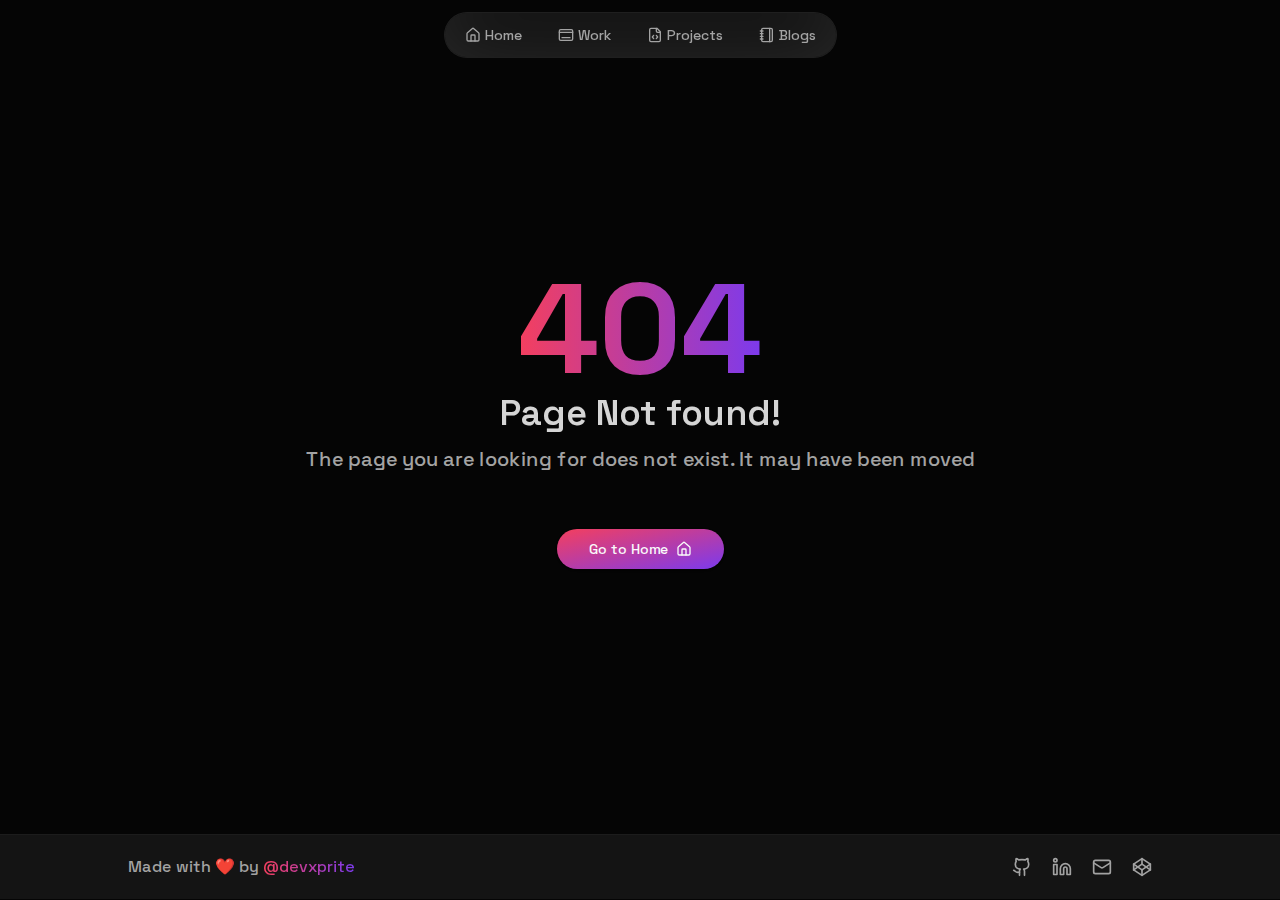
<file: 404/index.html>
<!DOCTYPE html><html lang="en"><head><meta charSet="utf-8"/><meta name="viewport" content="width=device-width, initial-scale=1"/><link rel="preload" href="/_next/static/media/7cba1811e3c25a15-s.p.woff2" as="font" crossorigin="" type="font/woff2"/><link rel="stylesheet" href="/_next/static/css/27091fb81d8108fc.css" data-precedence="next"/><link rel="stylesheet" href="/_next/static/css/0d887b28a198667d.css" data-precedence="next"/><link rel="stylesheet" href="/_next/static/css/ad5d23615de71e89.css" data-precedence="next"/><link rel="preload" as="script" fetchPriority="low" href="/_next/static/chunks/webpack-c1a040decbc5da56.js"/><script src="/_next/static/chunks/4bd1b696-0637e86352f4dbfe.js" async=""></script><script src="/_next/static/chunks/517-fe42b93ce5c2d4da.js" async=""></script><script src="/_next/static/chunks/main-app-6e7e1ad8e290abd1.js" async=""></script><script src="/_next/static/chunks/181-ae2cda053c187c13.js" async=""></script><script src="/_next/static/chunks/173-16aecab5b06553f9.js" async=""></script><script src="/_next/static/chunks/765-29901bab30ccde07.js" async=""></script><script src="/_next/static/chunks/258-61b08912b229a4d8.js" async=""></script><script src="/_next/static/chunks/app/layout-12071f1d3356cf37.js" async=""></script><script src="/_next/static/chunks/27-f6ccb4cba7b25945.js" async=""></script><script src="/_next/static/chunks/app/(home)/page-04a0afc0662a0244.js" async=""></script><link rel="preload" href="https://www.googletagmanager.com/gtag/js?id=G-M262SZH9E5" as="script"/><meta name="robots" content="noindex"/><meta name="next-size-adjust" content=""/><meta name="google-site-verification" content="Y3rqy4PpAjNKWV2qv73HZT5avcfNh5AFDMvmhUeimPQ"/><title>Prateek Singh</title><meta name="description" content="I&#x27;m a dedicated full-stack developer with a strong expertise in web development. I specialize in building dynamic and intuitive web applications."/><link rel="author" href="https://github.com/devxprite"/><meta name="author" content="Prateek Singh"/><link rel="manifest" href="/site.webmanifest"/><meta name="robots" content="index, follow"/><meta property="og:title" content="Prateek Singh"/><meta property="og:description" content="I&#x27;m a dedicated full-stack developer with a strong expertise in web development. I specialize in building dynamic and intuitive web applications."/><meta property="og:site_name" content="Prateek Singh"/><meta property="og:image" content="https://devxprite.github.io/banner.png"/><meta property="og:image:width" content="1200"/><meta property="og:image:height" content="630"/><meta property="og:image:alt" content="Banner"/><meta property="og:type" content="website"/><meta name="twitter:card" content="summary_large_image"/><meta name="twitter:title" content="Prateek Singh"/><meta name="twitter:description" content="I&#x27;m a dedicated full-stack developer with a strong expertise in web development. I specialize in building dynamic and intuitive web applications."/><meta name="twitter:image" content="https://devxprite.github.io/banner.png"/><link rel="icon" href="/favicon.ico" type="image/x-icon" sizes="16x16"/><script src="/_next/static/chunks/polyfills-42372ed130431b0a.js" noModule=""></script></head><body class="dark antialiased __className_bc0dcf"><header class="fixed top-0 left-0 p-3 w-full flex items-center justify-center z-50"><nav class="flex items-center justify-center gap-1.5 md:gap-3 rounded-full bg-card/75 border  border-secondary/75 backdrop-blur-md py-1.5 px-2  dark:[box-shadow:0_-20px_80px_-20px_#ffffff1c_inset]"><div><a class="flex items-center gap-[3px] md:gap-1 text-xs md:text-sm bg-green-500-0 px-2.5 md:px-3 py-1.5 rounded-full text-muted-foreground transition-all hover:bg-secondary" href="/"><svg xmlns="http://www.w3.org/2000/svg" width="24" height="24" viewBox="0 0 24 24" fill="none" stroke="currentColor" stroke-width="2" stroke-linecap="round" stroke-linejoin="round" class="lucide lucide-house size-3 md:size-4"><path d="M15 21v-8a1 1 0 0 0-1-1h-4a1 1 0 0 0-1 1v8"></path><path d="M3 10a2 2 0 0 1 .709-1.528l7-5.999a2 2 0 0 1 2.582 0l7 5.999A2 2 0 0 1 21 10v9a2 2 0 0 1-2 2H5a2 2 0 0 1-2-2z"></path></svg>Home</a></div><div><a class="flex items-center gap-[3px] md:gap-1 text-xs md:text-sm bg-green-500-0 px-2.5 md:px-3 py-1.5 rounded-full text-muted-foreground transition-all hover:bg-secondary" href="/work/"><svg xmlns="http://www.w3.org/2000/svg" width="24" height="24" viewBox="0 0 24 24" fill="none" stroke="currentColor" stroke-width="2" stroke-linecap="round" stroke-linejoin="round" class="lucide lucide-dock size-3 md:size-4"><path d="M2 8h20"></path><rect width="20" height="16" x="2" y="4" rx="2"></rect><path d="M6 16h12"></path></svg>Work</a></div><div><a class="flex items-center gap-[3px] md:gap-1 text-xs md:text-sm bg-green-500-0 px-2.5 md:px-3 py-1.5 rounded-full text-muted-foreground transition-all hover:bg-secondary" href="/projects/"><svg xmlns="http://www.w3.org/2000/svg" width="24" height="24" viewBox="0 0 24 24" fill="none" stroke="currentColor" stroke-width="2" stroke-linecap="round" stroke-linejoin="round" class="lucide lucide-file-code size-3 md:size-4"><path d="M10 12.5 8 15l2 2.5"></path><path d="m14 12.5 2 2.5-2 2.5"></path><path d="M14 2v4a2 2 0 0 0 2 2h4"></path><path d="M15 2H6a2 2 0 0 0-2 2v16a2 2 0 0 0 2 2h12a2 2 0 0 0 2-2V7z"></path></svg>Projects</a></div><div><a class="flex items-center gap-[3px] md:gap-1 text-xs md:text-sm bg-green-500-0 px-2.5 md:px-3 py-1.5 rounded-full text-muted-foreground transition-all hover:bg-secondary" href="/blogs/"><svg xmlns="http://www.w3.org/2000/svg" width="24" height="24" viewBox="0 0 24 24" fill="none" stroke="currentColor" stroke-width="2" stroke-linecap="round" stroke-linejoin="round" class="lucide lucide-notebook size-3 md:size-4"><path d="M2 6h4"></path><path d="M2 10h4"></path><path d="M2 14h4"></path><path d="M2 18h4"></path><rect width="16" height="20" x="4" y="2" rx="2"></rect><path d="M16 2v20"></path></svg>Blogs</a></div></nav></header><!--$--><div class="h-[calc(100vh-4.1rem)] flex items-center justify-center text-center px-2"><div><h1 class="text-7xl md:text-9xl !font-bold"><span class="text-gradient">404</span></h1><h3 class="text-2xl md:text-4xl opacity-85">Page Not found!</h3><p class="md:text-xl text-muted-foreground mt-3 ">The page you are looking for does not exist. It may have been moved</p><a href="/"><button class="inline-flex items-center justify-center gap-2 whitespace-nowrap text-sm font-medium transition-colors focus-visible:outline-none focus-visible:ring-1 focus-visible:ring-ring disabled:pointer-events-none disabled:opacity-50 [&amp;_svg]:pointer-events-none [&amp;_svg]:size-4 [&amp;_svg]:shrink-0 gradient text-forefround shadow hover:opacity-90 h-10 px-8 mt-14 rounded-full">Go to Home <svg xmlns="http://www.w3.org/2000/svg" width="24" height="24" viewBox="0 0 24 24" fill="none" stroke="currentColor" stroke-width="2" stroke-linecap="round" stroke-linejoin="round" class="lucide lucide-house"><path d="M15 21v-8a1 1 0 0 0-1-1h-4a1 1 0 0 0-1 1v8"></path><path d="M3 10a2 2 0 0 1 .709-1.528l7-5.999a2 2 0 0 1 2.582 0l7 5.999A2 2 0 0 1 21 10v9a2 2 0 0 1-2 2H5a2 2 0 0 1-2-2z"></path></svg></button></a></div></div><!--/$--><footer class="px-4 py-5 border-t bg-card"><div class="max-w-5xl mx-auto flex flex-col-reverse md:flex-row justify-between items-center gap-4 text-muted-foreground"><p class="text-sm md:text-base md:mr-auto ">Made with ❤️ by<!-- --> <a href="#" class="text-gradient ">@devxprite</a></p><div class="flex gap-5 hover:[&amp;&gt;a]:text-foreground hover:[&amp;&gt;a]:scale-110 transition-all"><a aria-label="Github" href="https://github.com/devxprite"><svg xmlns="http://www.w3.org/2000/svg" width="24" height="24" viewBox="0 0 24 24" fill="none" stroke="currentColor" stroke-width="2" stroke-linecap="round" stroke-linejoin="round" class="lucide lucide-github size-4 md:size-5"><path d="M15 22v-4a4.8 4.8 0 0 0-1-3.5c3 0 6-2 6-5.5.08-1.25-.27-2.48-1-3.5.28-1.15.28-2.35 0-3.5 0 0-1 0-3 1.5-2.64-.5-5.36-.5-8 0C6 2 5 2 5 2c-.3 1.15-.3 2.35 0 3.5A5.403 5.403 0 0 0 4 9c0 3.5 3 5.5 6 5.5-.39.49-.68 1.05-.85 1.65-.17.6-.22 1.23-.15 1.85v4"></path><path d="M9 18c-4.51 2-5-2-7-2"></path></svg></a><a aria-label="Linkedin" href="https://www.linkedin.com/in/devxprite/"><svg xmlns="http://www.w3.org/2000/svg" width="24" height="24" viewBox="0 0 24 24" fill="none" stroke="currentColor" stroke-width="2" stroke-linecap="round" stroke-linejoin="round" class="lucide lucide-linkedin size-4 md:size-5"><path d="M16 8a6 6 0 0 1 6 6v7h-4v-7a2 2 0 0 0-2-2 2 2 0 0 0-2 2v7h-4v-7a6 6 0 0 1 6-6z"></path><rect width="4" height="12" x="2" y="9"></rect><circle cx="4" cy="4" r="2"></circle></svg></a><a aria-label="Mail" href="mailto:devxprite@gmail.com"><svg xmlns="http://www.w3.org/2000/svg" width="24" height="24" viewBox="0 0 24 24" fill="none" stroke="currentColor" stroke-width="2" stroke-linecap="round" stroke-linejoin="round" class="lucide lucide-mail size-4 md:size-5"><rect width="20" height="16" x="2" y="4" rx="2"></rect><path d="m22 7-8.97 5.7a1.94 1.94 0 0 1-2.06 0L2 7"></path></svg></a><a aria-label="Codepen" href="https://codepen.io/devxprite"><svg xmlns="http://www.w3.org/2000/svg" width="24" height="24" viewBox="0 0 24 24" fill="none" stroke="currentColor" stroke-width="2" stroke-linecap="round" stroke-linejoin="round" class="lucide lucide-codepen size-4 md:size-5"><polygon points="12 2 22 8.5 22 15.5 12 22 2 15.5 2 8.5 12 2"></polygon><line x1="12" x2="12" y1="22" y2="15.5"></line><polyline points="22 8.5 12 15.5 2 8.5"></polyline><polyline points="2 15.5 12 8.5 22 15.5"></polyline><line x1="12" x2="12" y1="2" y2="8.5"></line></svg></a></div></div></footer><script src="/_next/static/chunks/webpack-c1a040decbc5da56.js" async=""></script><script>(self.__next_f=self.__next_f||[]).push([0])</script><script>self.__next_f.push([1,"1:\"$Sreact.fragment\"\n2:I[8633,[\"181\",\"static/chunks/181-ae2cda053c187c13.js\",\"173\",\"static/chunks/173-16aecab5b06553f9.js\",\"765\",\"static/chunks/765-29901bab30ccde07.js\",\"258\",\"static/chunks/258-61b08912b229a4d8.js\",\"177\",\"static/chunks/app/layout-12071f1d3356cf37.js\"],\"default\"]\n3:I[766,[\"181\",\"static/chunks/181-ae2cda053c187c13.js\",\"173\",\"static/chunks/173-16aecab5b06553f9.js\",\"765\",\"static/chunks/765-29901bab30ccde07.js\",\"258\",\"static/chunks/258-61b08912b229a4d8.js\",\"177\",\"static/chunks/app/layout-12071f1d3356cf37.js\"],\"GoogleAnalytics\"]\n4:I[9502,[\"181\",\"static/chunks/181-ae2cda053c187c13.js\",\"173\",\"static/chunks/173-16aecab5b06553f9.js\",\"765\",\"static/chunks/765-29901bab30ccde07.js\",\"258\",\"static/chunks/258-61b08912b229a4d8.js\",\"177\",\"static/chunks/app/layout-12071f1d3356cf37.js\"],\"default\"]\n5:I[5244,[],\"\"]\n6:I[3866,[],\"\"]\n7:I[8173,[\"181\",\"static/chunks/181-ae2cda053c187c13.js\",\"27\",\"static/chunks/27-f6ccb4cba7b25945.js\",\"173\",\"static/chunks/173-16aecab5b06553f9.js\",\"765\",\"static/chunks/765-29901bab30ccde07.js\",\"813\",\"static/chunks/app/(home)/page-04a0afc0662a0244.js\"],\"\"]\n8:I[6213,[],\"OutletBoundary\"]\na:I[6213,[],\"MetadataBoundary\"]\nc:I[6213,[],\"ViewportBoundary\"]\ne:I[4835,[],\"\"]\n:HL[\"/_next/static/media/7cba1811e3c25a15-s.p.woff2\",\"font\",{\"crossOrigin\":\"\",\"type\":\"font/woff2\"}]\n:HL[\"/_next/static/css/27091fb81d8108fc.css\",\"style\"]\n:HL[\"/_next/static/css/0d887b28a198667d.css\",\"style\"]\n:HL[\"/_next/static/css/ad5d23615de71e89.css\",\"style\"]\n"])</script><script>self.__next_f.push([1,"0:{\"P\":null,\"b\":\"rfK2gas0_xvf0FEBUXidP\",\"p\":\"\",\"c\":[\"\",\"_not-found\",\"\"],\"i\":false,\"f\":[[[\"\",{\"children\":[\"/_not-found\",{\"children\":[\"__PAGE__\",{}]}]},\"$undefined\",\"$undefined\",true],[\"\",[\"$\",\"$1\",\"c\",{\"children\":[[[\"$\",\"link\",\"0\",{\"rel\":\"stylesheet\",\"href\":\"/_next/static/css/27091fb81d8108fc.css\",\"precedence\":\"next\",\"crossOrigin\":\"$undefined\",\"nonce\":\"$undefined\"}],[\"$\",\"link\",\"1\",{\"rel\":\"stylesheet\",\"href\":\"/_next/static/css/0d887b28a198667d.css\",\"precedence\":\"next\",\"crossOrigin\":\"$undefined\",\"nonce\":\"$undefined\"}]],[\"$\",\"html\",null,{\"lang\":\"en\",\"children\":[[\"$\",\"head\",null,{\"children\":[\"$\",\"meta\",null,{\"name\":\"google-site-verification\",\"content\":\"Y3rqy4PpAjNKWV2qv73HZT5avcfNh5AFDMvmhUeimPQ\"}]}],[\"$\",\"body\",null,{\"className\":\"dark antialiased __className_bc0dcf\",\"children\":[\"$\",\"$L2\",null,{\"children\":[[\"$\",\"$L3\",null,{\"gaId\":\"G-M262SZH9E5\"}],[\"$\",\"$L4\",null,{}],[\"$\",\"$L5\",null,{\"parallelRouterKey\":\"children\",\"segmentPath\":[\"children\"],\"error\":\"$undefined\",\"errorStyles\":\"$undefined\",\"errorScripts\":\"$undefined\",\"template\":[\"$\",\"$L6\",null,{}],\"templateStyles\":\"$undefined\",\"templateScripts\":\"$undefined\",\"notFound\":[[[\"$\",\"link\",\"0\",{\"rel\":\"stylesheet\",\"href\":\"/_next/static/css/ad5d23615de71e89.css\",\"precedence\":\"next\",\"crossOrigin\":\"$undefined\",\"nonce\":\"$undefined\"}]],[\"$\",\"div\",null,{\"className\":\"h-[calc(100vh-4.1rem)] flex items-center justify-center text-center px-2\",\"children\":[\"$\",\"div\",null,{\"children\":[[\"$\",\"h1\",null,{\"className\":\"text-7xl md:text-9xl !font-bold\",\"children\":[\"$\",\"span\",null,{\"className\":\"text-gradient\",\"children\":\"404\"}]}],[\"$\",\"h3\",null,{\"className\":\"text-2xl md:text-4xl opacity-85\",\"children\":\"Page Not found!\"}],[\"$\",\"p\",null,{\"className\":\"md:text-xl text-muted-foreground mt-3 \",\"children\":\"The page you are looking for does not exist. It may have been moved\"}],[\"$\",\"$L7\",null,{\"href\":\"/\",\"children\":[\"$\",\"button\",null,{\"className\":\"inline-flex items-center justify-center gap-2 whitespace-nowrap text-sm font-medium transition-colors focus-visible:outline-none focus-visible:ring-1 focus-visible:ring-ring disabled:pointer-events-none disabled:opacity-50 [\u0026_svg]:pointer-events-none [\u0026_svg]:size-4 [\u0026_svg]:shrink-0 gradient text-forefround shadow hover:opacity-90 h-10 px-8 mt-14 rounded-full\",\"ref\":\"$undefined\",\"children\":[\"Go to Home \",[\"$\",\"svg\",null,{\"ref\":\"$undefined\",\"xmlns\":\"http://www.w3.org/2000/svg\",\"width\":24,\"height\":24,\"viewBox\":\"0 0 24 24\",\"fill\":\"none\",\"stroke\":\"currentColor\",\"strokeWidth\":2,\"strokeLinecap\":\"round\",\"strokeLinejoin\":\"round\",\"className\":\"lucide lucide-house\",\"children\":[[\"$\",\"path\",\"5wwlr5\",{\"d\":\"M15 21v-8a1 1 0 0 0-1-1h-4a1 1 0 0 0-1 1v8\"}],[\"$\",\"path\",\"1d0kgt\",{\"d\":\"M3 10a2 2 0 0 1 .709-1.528l7-5.999a2 2 0 0 1 2.582 0l7 5.999A2 2 0 0 1 21 10v9a2 2 0 0 1-2 2H5a2 2 0 0 1-2-2z\"}],\"$undefined\"]}]]}]}]]}]}]],\"forbidden\":\"$undefined\",\"unauthorized\":\"$undefined\"}],[\"$\",\"footer\",null,{\"className\":\"px-4 py-5 border-t bg-card\",\"children\":[\"$\",\"div\",null,{\"className\":\"max-w-5xl mx-auto flex flex-col-reverse md:flex-row justify-between items-center gap-4 text-muted-foreground\",\"children\":[[\"$\",\"p\",null,{\"className\":\"text-sm md:text-base md:mr-auto \",\"children\":[\"Made with ❤️ by\",\" \",[\"$\",\"a\",null,{\"href\":\"#\",\"className\":\"text-gradient \",\"children\":\"@devxprite\"}]]}],[\"$\",\"div\",null,{\"className\":\"flex gap-5 hover:[\u0026\u003ea]:text-foreground hover:[\u0026\u003ea]:scale-110 transition-all\",\"children\":[[\"$\",\"a\",null,{\"aria-label\":\"Github\",\"href\":\"https://github.com/devxprite\",\"children\":[\"$\",\"svg\",null,{\"ref\":\"$undefined\",\"xmlns\":\"http://www.w3.org/2000/svg\",\"width\":24,\"height\":24,\"viewBox\":\"0 0 24 24\",\"fill\":\"none\",\"stroke\":\"currentColor\",\"strokeWidth\":2,\"strokeLinecap\":\"round\",\"strokeLinejoin\":\"round\",\"className\":\"lucide lucide-github size-4 md:size-5\",\"children\":[[\"$\",\"path\",\"tonef\",{\"d\":\"M15 22v-4a4.8 4.8 0 0 0-1-3.5c3 0 6-2 6-5.5.08-1.25-.27-2.48-1-3.5.28-1.15.28-2.35 0-3.5 0 0-1 0-3 1.5-2.64-.5-5.36-.5-8 0C6 2 5 2 5 2c-.3 1.15-.3 2.35 0 3.5A5.403 5.403 0 0 0 4 9c0 3.5 3 5.5 6 5.5-.39.49-.68 1.05-.85 1.65-.17.6-.22 1.23-.15 1.85v4\"}],[\"$\",\"path\",\"9comsn\",{\"d\":\"M9 18c-4.51 2-5-2-7-2\"}],\"$undefined\"]}]}],[\"$\",\"a\",null,{\"aria-label\":\"Linkedin\",\"href\":\"https://www.linkedin.com/in/devxprite/\",\"children\":[\"$\",\"svg\",null,{\"ref\":\"$undefined\",\"xmlns\":\"http://www.w3.org/2000/svg\",\"width\":24,\"height\":24,\"viewBox\":\"0 0 24 24\",\"fill\":\"none\",\"stroke\":\"currentColor\",\"strokeWidth\":2,\"strokeLinecap\":\"round\",\"strokeLinejoin\":\"round\",\"className\":\"lucide lucide-linkedin size-4 md:size-5\",\"children\":[[\"$\",\"path\",\"c2jq9f\",{\"d\":\"M16 8a6 6 0 0 1 6 6v7h-4v-7a2 2 0 0 0-2-2 2 2 0 0 0-2 2v7h-4v-7a6 6 0 0 1 6-6z\"}],[\"$\",\"rect\",\"mk3on5\",{\"width\":\"4\",\"height\":\"12\",\"x\":\"2\",\"y\":\"9\"}],[\"$\",\"circle\",\"bt5ra8\",{\"cx\":\"4\",\"cy\":\"4\",\"r\":\"2\"}],\"$undefined\"]}]}],[\"$\",\"a\",null,{\"aria-label\":\"Mail\",\"href\":\"mailto:devxprite@gmail.com\",\"children\":[\"$\",\"svg\",null,{\"ref\":\"$undefined\",\"xmlns\":\"http://www.w3.org/2000/svg\",\"width\":24,\"height\":24,\"viewBox\":\"0 0 24 24\",\"fill\":\"none\",\"stroke\":\"currentColor\",\"strokeWidth\":2,\"strokeLinecap\":\"round\",\"strokeLinejoin\":\"round\",\"className\":\"lucide lucide-mail size-4 md:size-5\",\"children\":[[\"$\",\"rect\",\"18n3k1\",{\"width\":\"20\",\"height\":\"16\",\"x\":\"2\",\"y\":\"4\",\"rx\":\"2\"}],[\"$\",\"path\",\"1ocrg3\",{\"d\":\"m22 7-8.97 5.7a1.94 1.94 0 0 1-2.06 0L2 7\"}],\"$undefined\"]}]}],[\"$\",\"a\",null,{\"aria-label\":\"Codepen\",\"href\":\"https://codepen.io/devxprite\",\"children\":[\"$\",\"svg\",null,{\"ref\":\"$undefined\",\"xmlns\":\"http://www.w3.org/2000/svg\",\"width\":24,\"height\":24,\"viewBox\":\"0 0 24 24\",\"fill\":\"none\",\"stroke\":\"currentColor\",\"strokeWidth\":2,\"strokeLinecap\":\"round\",\"strokeLinejoin\":\"round\",\"className\":\"lucide lucide-codepen size-4 md:size-5\",\"children\":[[\"$\",\"polygon\",\"srzb37\",{\"points\":\"12 2 22 8.5 22 15.5 12 22 2 15.5 2 8.5 12 2\"}],[\"$\",\"line\",\"1t73f2\",{\"x1\":\"12\",\"x2\":\"12\",\"y1\":\"22\",\"y2\":\"15.5\"}],[\"$\",\"polyline\",\"ajlxae\",{\"points\":\"22 8.5 12 15.5 2 8.5\"}],[\"$\",\"polyline\",\"susrui\",{\"points\":\"2 15.5 12 8.5 22 15.5\"}],[\"$\",\"line\",\"2cldga\",{\"x1\":\"12\",\"x2\":\"12\",\"y1\":\"2\",\"y2\":\"8.5\"}],\"$undefined\"]}]}]]}]]}]}]]}]}]]}]]}],{\"children\":[\"/_not-found\",[\"$\",\"$1\",\"c\",{\"children\":[null,[\"$\",\"$L5\",null,{\"parallelRouterKey\":\"children\",\"segmentPath\":[\"children\",\"/_not-found\",\"children\"],\"error\":\"$undefined\",\"errorStyles\":\"$undefined\",\"errorScripts\":\"$undefined\",\"template\":[\"$\",\"$L6\",null,{}],\"templateStyles\":\"$undefined\",\"templateScripts\":\"$undefined\",\"notFound\":\"$undefined\",\"forbidden\":\"$undefined\",\"unauthorized\":\"$undefined\"}]]}],{\"children\":[\"__PAGE__\",[\"$\",\"$1\",\"c\",{\"children\":[[\"$\",\"div\",null,{\"className\":\"h-[calc(100vh-4.1rem)] flex items-center justify-center text-center px-2\",\"children\":[\"$\",\"div\",null,{\"children\":[[\"$\",\"h1\",null,{\"className\":\"text-7xl md:text-9xl !font-bold\",\"children\":[\"$\",\"span\",null,{\"className\":\"text-gradient\",\"children\":\"404\"}]}],[\"$\",\"h3\",null,{\"className\":\"text-2xl md:text-4xl opacity-85\",\"children\":\"Page Not found!\"}],[\"$\",\"p\",null,{\"className\":\"md:text-xl text-muted-foreground mt-3 \",\"children\":\"The page you are looking for does not exist. It may have been moved\"}],[\"$\",\"$L7\",null,{\"href\":\"/\",\"children\":[\"$\",\"button\",null,{\"className\":\"inline-flex items-center justify-center gap-2 whitespace-nowrap text-sm font-medium transition-colors focus-visible:outline-none focus-visible:ring-1 focus-visible:ring-ring disabled:pointer-events-none disabled:opacity-50 [\u0026_svg]:pointer-events-none [\u0026_svg]:size-4 [\u0026_svg]:shrink-0 gradient text-forefround shadow hover:opacity-90 h-10 px-8 mt-14 rounded-full\",\"ref\":\"$undefined\",\"children\":[\"Go to Home \",[\"$\",\"svg\",null,{\"ref\":\"$undefined\",\"xmlns\":\"http://www.w3.org/2000/svg\",\"width\":24,\"height\":24,\"viewBox\":\"0 0 24 24\",\"fill\":\"none\",\"stroke\":\"currentColor\",\"strokeWidth\":2,\"strokeLinecap\":\"round\",\"strokeLinejoin\":\"round\",\"className\":\"lucide lucide-house\",\"children\":[[\"$\",\"path\",\"5wwlr5\",{\"d\":\"M15 21v-8a1 1 0 0 0-1-1h-4a1 1 0 0 0-1 1v8\"}],[\"$\",\"path\",\"1d0kgt\",{\"d\":\"M3 10a2 2 0 0 1 .709-1.528l7-5.999a2 2 0 0 1 2.582 0l7 5.999A2 2 0 0 1 21 10v9a2 2 0 0 1-2 2H5a2 2 0 0 1-2-2z\"}],\"$undefined\"]}]]}]}]]}]}],[[\"$\",\"link\",\"0\",{\"rel\":\"stylesheet\",\"href\":\"/_next/static/css/ad5d23615de71e89.css\",\"precedence\":\"next\",\"crossOrigin\":\"$undefined\",\"nonce\":\"$undefined\"}]],[\"$\",\"$L8\",null,{\"children\":\"$L9\"}]]}],{},null,false]},null,false]},[[\"$\",\"div\",\"l\",{\"className\":\"flex flex-1 text-center flex-col h-[98dvh] items-center justify-center  gap-2 md:gap-4\",\"children\":[\"$\",\"p\",null,{\"className\":\"text-gradient animate-bounce text-lg md:text-2xl font-semibold tracking-wider uppercase \",\"children\":\"Loading...\"}]}],[],[]],false],[\"$\",\"$1\",\"h\",{\"children\":[[\"$\",\"meta\",null,{\"name\":\"robots\",\"content\":\"noindex\"}],[\"$\",\"$1\",\"T_eO4-DKgkDlB5IJYcUg_\",{\"children\":[[\"$\",\"$La\",null,{\"children\":\"$Lb\"}],[\"$\",\"$Lc\",null,{\"children\":\"$Ld\"}],[\"$\",\"meta\",null,{\"name\":\"next-size-adjust\",\"content\":\"\"}]]}]]}],false]],\"m\":\"$undefined\",\"G\":[\"$e\",\"$undefined\"],\"s\":false,\"S\":true}\n"])</script><script>self.__next_f.push([1,"d:[[\"$\",\"meta\",\"0\",{\"name\":\"viewport\",\"content\":\"width=device-width, initial-scale=1\"}]]\nb:[[\"$\",\"meta\",\"0\",{\"charSet\":\"utf-8\"}],[\"$\",\"title\",\"1\",{\"children\":\"Prateek Singh\"}],[\"$\",\"meta\",\"2\",{\"name\":\"description\",\"content\":\"I'm a dedicated full-stack developer with a strong expertise in web development. I specialize in building dynamic and intuitive web applications.\"}],[\"$\",\"link\",\"3\",{\"rel\":\"author\",\"href\":\"https://github.com/devxprite\"}],[\"$\",\"meta\",\"4\",{\"name\":\"author\",\"content\":\"Prateek Singh\"}],[\"$\",\"link\",\"5\",{\"rel\":\"manifest\",\"href\":\"/site.webmanifest\",\"crossOrigin\":\"$undefined\"}],[\"$\",\"meta\",\"6\",{\"name\":\"robots\",\"content\":\"index, follow\"}],[\"$\",\"meta\",\"7\",{\"property\":\"og:title\",\"content\":\"Prateek Singh\"}],[\"$\",\"meta\",\"8\",{\"property\":\"og:description\",\"content\":\"I'm a dedicated full-stack developer with a strong expertise in web development. I specialize in building dynamic and intuitive web applications.\"}],[\"$\",\"meta\",\"9\",{\"property\":\"og:site_name\",\"content\":\"Prateek Singh\"}],[\"$\",\"meta\",\"10\",{\"property\":\"og:image\",\"content\":\"https://devxprite.github.io/banner.png\"}],[\"$\",\"meta\",\"11\",{\"property\":\"og:image:width\",\"content\":\"1200\"}],[\"$\",\"meta\",\"12\",{\"property\":\"og:image:height\",\"content\":\"630\"}],[\"$\",\"meta\",\"13\",{\"property\":\"og:image:alt\",\"content\":\"Banner\"}],[\"$\",\"meta\",\"14\",{\"property\":\"og:type\",\"content\":\"website\"}],[\"$\",\"meta\",\"15\",{\"name\":\"twitter:card\",\"content\":\"summary_large_image\"}],[\"$\",\"meta\",\"16\",{\"name\":\"twitter:title\",\"content\":\"Prateek Singh\"}],[\"$\",\"meta\",\"17\",{\"name\":\"twitter:description\",\"content\":\"I'm a dedicated full-stack developer with a strong expertise in web development. I specialize in building dynamic and intuitive web applications.\"}],[\"$\",\"meta\",\"18\",{\"name\":\"twitter:image\",\"content\":\"https://devxprite.github.io/banner.png\"}],[\"$\",\"link\",\"19\",{\"rel\":\"icon\",\"href\":\"/favicon.ico\",\"type\":\"image/x-icon\",\"sizes\":\"16x16\"}]]\n"])</script><script>self.__next_f.push([1,"9:null\n"])</script></body></html>
</file>
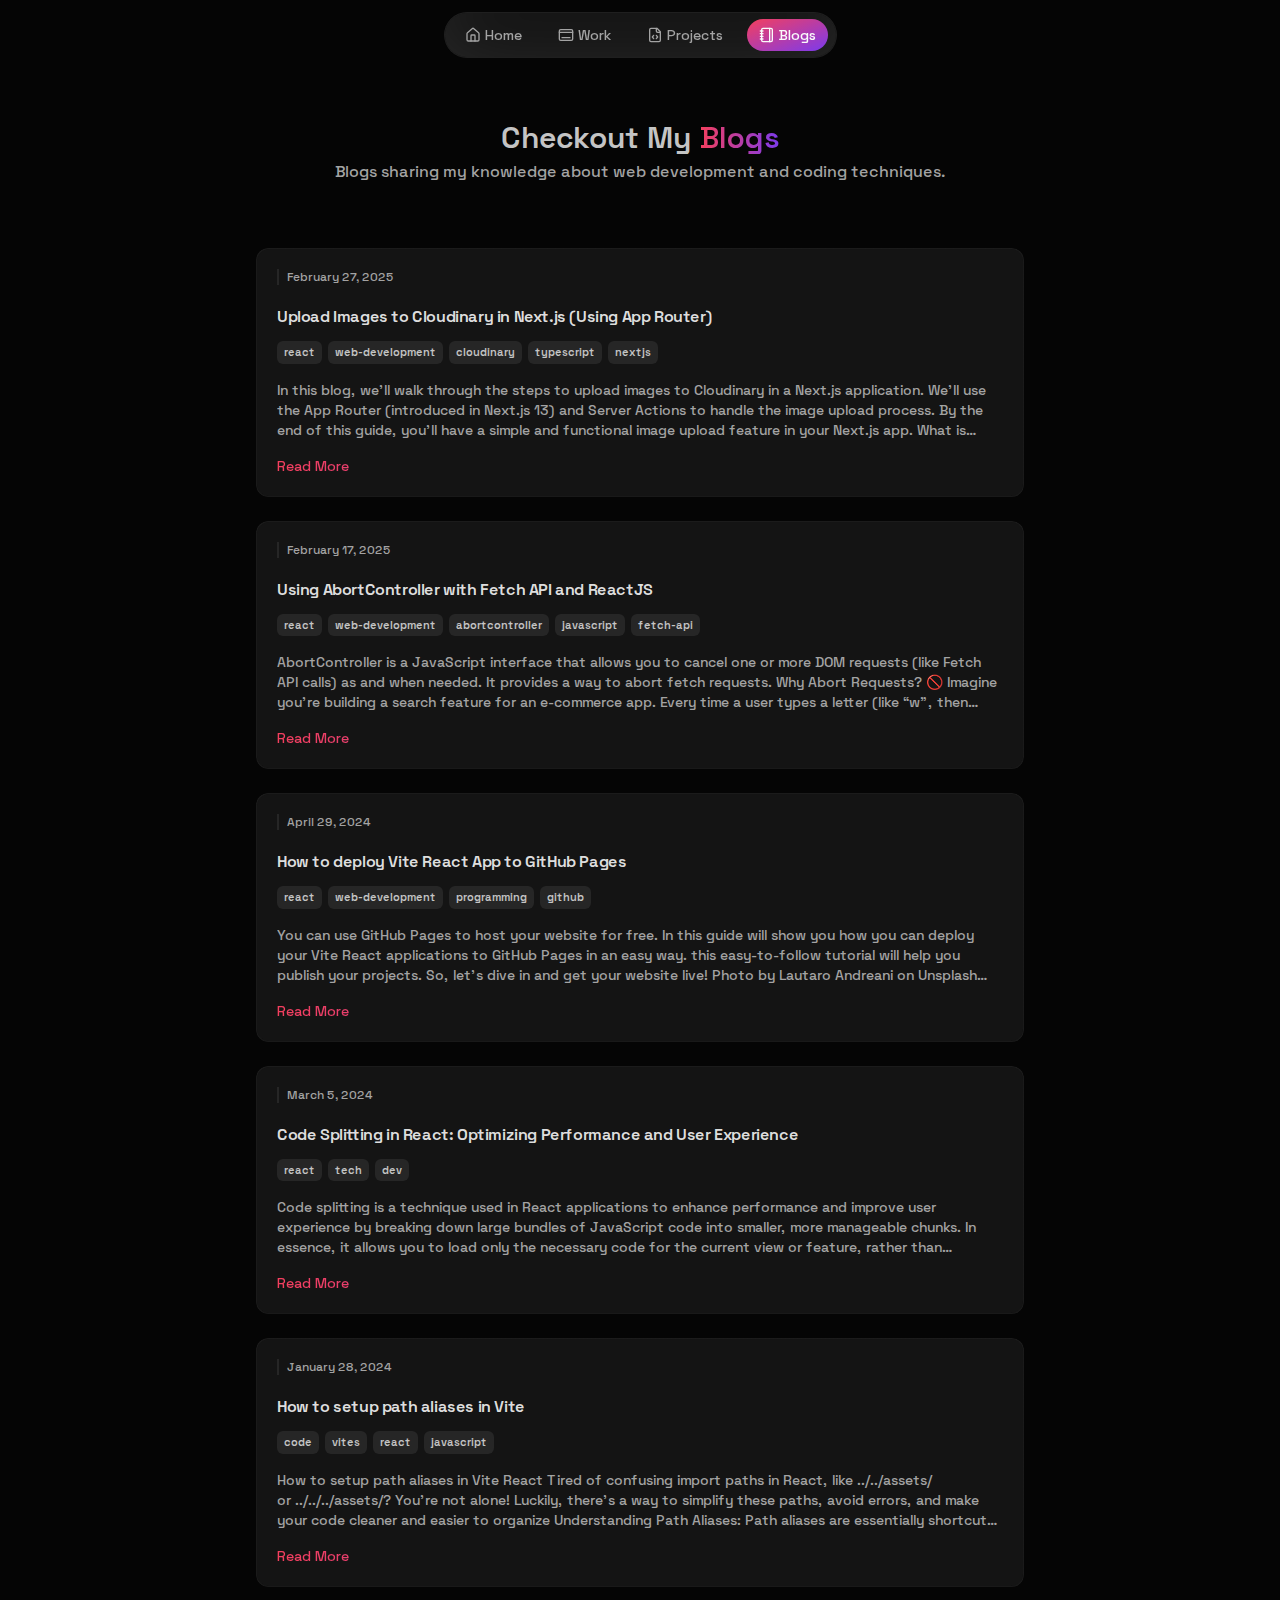
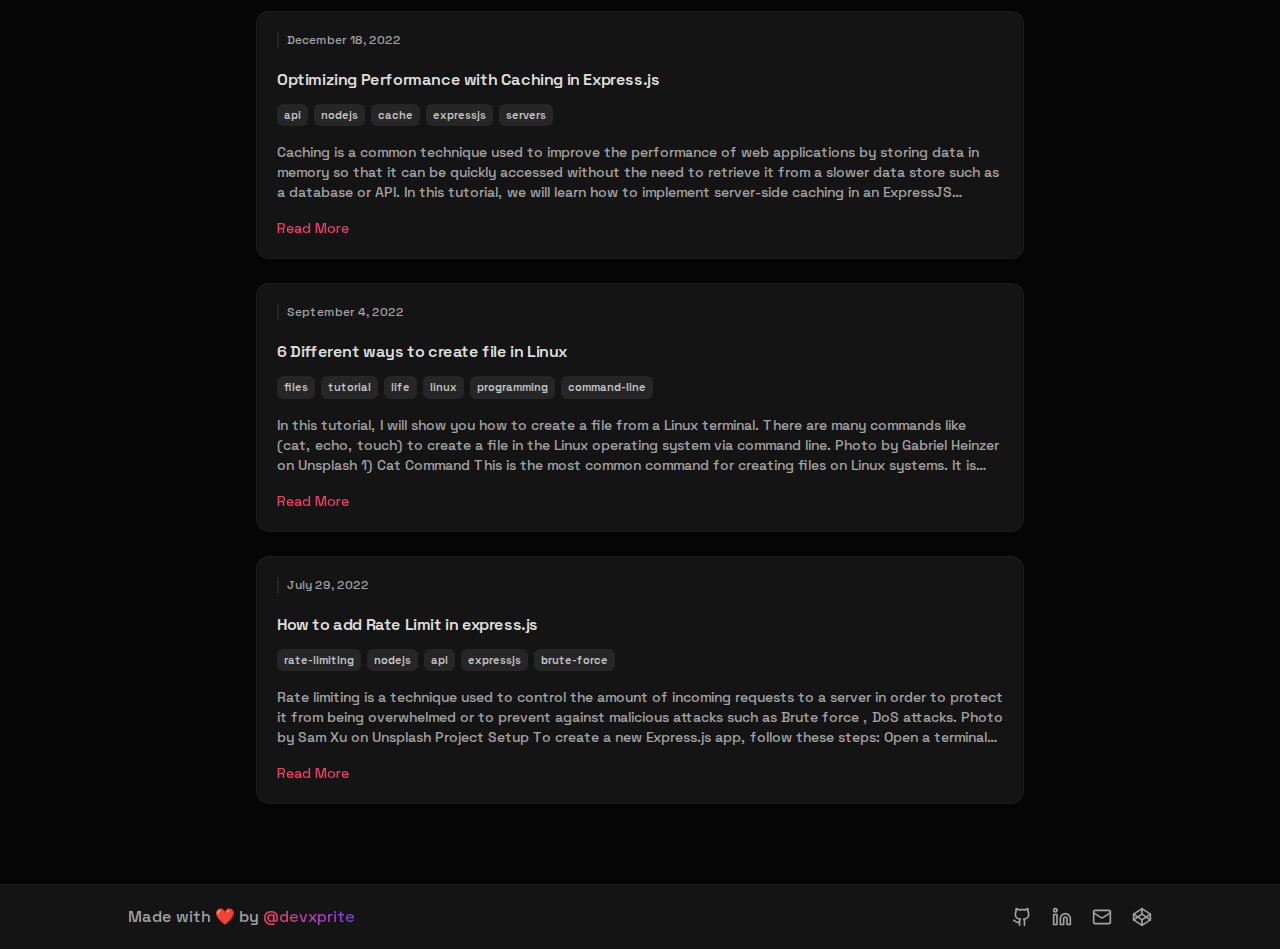
<file: blogs/index.html>
<!DOCTYPE html><html lang="en"><head><meta charSet="utf-8"/><meta name="viewport" content="width=device-width, initial-scale=1"/><link rel="preload" href="/_next/static/media/7cba1811e3c25a15-s.p.woff2" as="font" crossorigin="" type="font/woff2"/><link rel="stylesheet" href="/_next/static/css/27091fb81d8108fc.css" data-precedence="next"/><link rel="stylesheet" href="/_next/static/css/0d887b28a198667d.css" data-precedence="next"/><link rel="preload" as="script" fetchPriority="low" href="/_next/static/chunks/webpack-c1a040decbc5da56.js"/><script src="/_next/static/chunks/4bd1b696-0637e86352f4dbfe.js" async=""></script><script src="/_next/static/chunks/517-fe42b93ce5c2d4da.js" async=""></script><script src="/_next/static/chunks/main-app-6e7e1ad8e290abd1.js" async=""></script><script src="/_next/static/chunks/181-ae2cda053c187c13.js" async=""></script><script src="/_next/static/chunks/173-16aecab5b06553f9.js" async=""></script><script src="/_next/static/chunks/765-29901bab30ccde07.js" async=""></script><script src="/_next/static/chunks/258-61b08912b229a4d8.js" async=""></script><script src="/_next/static/chunks/app/layout-12071f1d3356cf37.js" async=""></script><script src="/_next/static/chunks/27-f6ccb4cba7b25945.js" async=""></script><script src="/_next/static/chunks/app/(home)/page-04a0afc0662a0244.js" async=""></script><script src="/_next/static/chunks/app/blogs/page-b4b25cc0e167f631.js" async=""></script><link rel="preload" href="https://www.googletagmanager.com/gtag/js?id=G-M262SZH9E5" as="script"/><meta name="next-size-adjust" content=""/><meta name="google-site-verification" content="Y3rqy4PpAjNKWV2qv73HZT5avcfNh5AFDMvmhUeimPQ"/><title>Blogs | Prateek Singh</title><meta name="description" content="Blogs sharing my knowledge about web development and coding techniques."/><link rel="author" href="https://github.com/devxprite"/><meta name="author" content="Prateek Singh"/><link rel="manifest" href="/site.webmanifest"/><meta name="robots" content="index, follow"/><meta property="og:title" content="Blogs | Prateek Singh"/><meta property="og:description" content="Blogs sharing my knowledge about web development and coding techniques."/><meta property="og:site_name" content="Prateek Singh"/><meta property="og:image" content="https://devxprite.github.io/banner.png"/><meta property="og:image:width" content="1200"/><meta property="og:image:height" content="630"/><meta property="og:image:alt" content="Banner"/><meta property="og:type" content="website"/><meta name="twitter:card" content="summary_large_image"/><meta name="twitter:title" content="Blogs | Prateek Singh"/><meta name="twitter:description" content="Blogs sharing my knowledge about web development and coding techniques."/><meta name="twitter:image" content="https://devxprite.github.io/banner.png"/><link rel="icon" href="/favicon.ico" type="image/x-icon" sizes="16x16"/><script src="/_next/static/chunks/polyfills-42372ed130431b0a.js" noModule=""></script></head><body class="dark antialiased __className_bc0dcf"><header class="fixed top-0 left-0 p-3 w-full flex items-center justify-center z-50"><nav class="flex items-center justify-center gap-1.5 md:gap-3 rounded-full bg-card/75 border  border-secondary/75 backdrop-blur-md py-1.5 px-2  dark:[box-shadow:0_-20px_80px_-20px_#ffffff1c_inset]"><div><a class="flex items-center gap-[3px] md:gap-1 text-xs md:text-sm bg-green-500-0 px-2.5 md:px-3 py-1.5 rounded-full text-muted-foreground transition-all hover:bg-secondary" href="/"><svg xmlns="http://www.w3.org/2000/svg" width="24" height="24" viewBox="0 0 24 24" fill="none" stroke="currentColor" stroke-width="2" stroke-linecap="round" stroke-linejoin="round" class="lucide lucide-house size-3 md:size-4"><path d="M15 21v-8a1 1 0 0 0-1-1h-4a1 1 0 0 0-1 1v8"></path><path d="M3 10a2 2 0 0 1 .709-1.528l7-5.999a2 2 0 0 1 2.582 0l7 5.999A2 2 0 0 1 21 10v9a2 2 0 0 1-2 2H5a2 2 0 0 1-2-2z"></path></svg>Home</a></div><div><a class="flex items-center gap-[3px] md:gap-1 text-xs md:text-sm bg-green-500-0 px-2.5 md:px-3 py-1.5 rounded-full text-muted-foreground transition-all hover:bg-secondary" href="/work/"><svg xmlns="http://www.w3.org/2000/svg" width="24" height="24" viewBox="0 0 24 24" fill="none" stroke="currentColor" stroke-width="2" stroke-linecap="round" stroke-linejoin="round" class="lucide lucide-dock size-3 md:size-4"><path d="M2 8h20"></path><rect width="20" height="16" x="2" y="4" rx="2"></rect><path d="M6 16h12"></path></svg>Work</a></div><div><a class="flex items-center gap-[3px] md:gap-1 text-xs md:text-sm bg-green-500-0 px-2.5 md:px-3 py-1.5 rounded-full text-muted-foreground transition-all hover:bg-secondary" href="/projects/"><svg xmlns="http://www.w3.org/2000/svg" width="24" height="24" viewBox="0 0 24 24" fill="none" stroke="currentColor" stroke-width="2" stroke-linecap="round" stroke-linejoin="round" class="lucide lucide-file-code size-3 md:size-4"><path d="M10 12.5 8 15l2 2.5"></path><path d="m14 12.5 2 2.5-2 2.5"></path><path d="M14 2v4a2 2 0 0 0 2 2h4"></path><path d="M15 2H6a2 2 0 0 0-2 2v16a2 2 0 0 0 2 2h12a2 2 0 0 0 2-2V7z"></path></svg>Projects</a></div><div><a class="flex items-center gap-[3px] md:gap-1 text-xs md:text-sm bg-green-500-0 px-2.5 md:px-3 py-1.5 rounded-full transition-all hover:bg-secondary gradient text-foreground" href="/blogs/"><svg xmlns="http://www.w3.org/2000/svg" width="24" height="24" viewBox="0 0 24 24" fill="none" stroke="currentColor" stroke-width="2" stroke-linecap="round" stroke-linejoin="round" class="lucide lucide-notebook size-3 md:size-4"><path d="M2 6h4"></path><path d="M2 10h4"></path><path d="M2 14h4"></path><path d="M2 18h4"></path><rect width="16" height="20" x="4" y="2" rx="2"></rect><path d="M16 2v20"></path></svg>Blogs</a></div></nav></header><!--$--><div class="pt-10"><section class="w-full px-3 py-16 md:py-20 overflow-hidden relative"><div class="max-w-5xl mx-auto"><h2 class="text-2xl md:text-3xl font-semibold text-foreground/80 text-center">Checkout My <span class="text-gradient">Blogs</span></h2><p class="mt-1 text-muted-foreground text-sm md:text-base font-medium max-w-2xl mx-auto text-center">Blogs sharing my knowledge about web development and coding techniques.</p><div class="mt-10 md:mt-16 gap-6 max-w-3xl mx-auto grid md:grid-cols-1"><div class="group relative flex size-full rounded-xl p-px overflow-hidden"><div class="absolute inset-px z-10 rounded-xl bg-card"></div><div class="relative z-30"><div class="rounded-xl h-full text-card-foreground shadow w-full"><div class="flex flex-col space-y-1.5 p-5"><p class="text-xs text-muted-foreground border-l-2 px-2 border-muted">February 27, 2025</p></div><div class="p-5 pt-0"><h3 class="font-semibold tracking-tight text-foreground/90 leading-normal">Upload Images to Cloudinary in Next.js (Using App Router)</h3><div class=" flex flex-wrap gap-1.5 mt-3"><div class="inline-flex items-center rounded-md border px-1.5 py-0.5 font-semibold transition-colors focus:outline-none focus:ring-2 focus:ring-ring focus:ring-offset-2 text-[11px] border-transparent bg-secondary text-secondary-foreground/75 hover:bg-secondary/80">react</div><div class="inline-flex items-center rounded-md border px-1.5 py-0.5 font-semibold transition-colors focus:outline-none focus:ring-2 focus:ring-ring focus:ring-offset-2 text-[11px] border-transparent bg-secondary text-secondary-foreground/75 hover:bg-secondary/80">web-development</div><div class="inline-flex items-center rounded-md border px-1.5 py-0.5 font-semibold transition-colors focus:outline-none focus:ring-2 focus:ring-ring focus:ring-offset-2 text-[11px] border-transparent bg-secondary text-secondary-foreground/75 hover:bg-secondary/80">cloudinary</div><div class="inline-flex items-center rounded-md border px-1.5 py-0.5 font-semibold transition-colors focus:outline-none focus:ring-2 focus:ring-ring focus:ring-offset-2 text-[11px] border-transparent bg-secondary text-secondary-foreground/75 hover:bg-secondary/80">typescript</div><div class="inline-flex items-center rounded-md border px-1.5 py-0.5 font-semibold transition-colors focus:outline-none focus:ring-2 focus:ring-ring focus:ring-offset-2 text-[11px] border-transparent bg-secondary text-secondary-foreground/75 hover:bg-secondary/80">nextjs</div></div><div class="text-sm text-muted-foreground line-clamp-3 mt-4">In this blog, we’ll walk through the steps to upload images to Cloudinary in a Next.js application. We’ll use the App Router (introduced in Next.js 13) and Server Actions to handle the image upload process. By the end of this guide, you’ll have a simple and functional image upload feature in your Next.js app.
What is Cloudinary?
Cloudinary is a cloud-based service that helps developers manage, optimize, and deliver images and videos. It provides an easy-to-use API for uploading, transforming, and serving media files.
Prerequisites
Before we start, make sure you have the following:

A Cloudinary account (you can sign up for free at cloudinary.com).
A Next.js project set up with the App Router (Next.js 13 or later)

Step 1: Set Up Cloudinary

Create a Cloudinary Account: If you don’t have one, sign up at cloudinary.com.
Get Your Cloudinary Credentials: After signing up, go to your Cloudinary dashboard and note down your:

Cloud Name
API Key
API Secret

These credentials will be used to upload images to your Cloudinary account.
Cloudinary Dashboard
Step 2: Install Required Packages
To interact with Cloudinary, we’ll use the cloudinary package. Install it using npm or yarn:
npm install cloudinary
Step 3: Set Up Environment Variables
Store your Cloudinary credentials securely in a .env.local file:
CLOUDINARY_CLOUD_NAME=your_cloud_name
CLOUDINARY_API_KEY=your_api_key
CLOUDINARY_API_SECRET=your_api_secret
Step 4: Create a Server Action for Image Upload
In Next.js, Server Actions allow you to run server-side code directly from your components. We’ll create a Server Action to handle the image upload process.
Create a new file called actions.ts in your project:
// app/action.ts
&quot;use server&quot;;
import { v2 as cloudinary, UploadApiResponse } from &quot;cloudinary&quot;;
// Configure Cloudinary
cloudinary.config({
  cloud_name: process.env.CLOUDINARY_CLOUD_NAME,
  api_key: process.env.CLOUDINARY_API_KEY,
  api_secret: process.env.CLOUDINARY_API_SECRET,
});
// Server Action to upload image
export async function uploadImage(formData: FormData) {
  const file = formData.get(&quot;file&quot;) as File;
  if (!file) {
    throw new Error(&quot;No file uploaded&quot;);
  }
  // Convert file to buffer
  const arrayBuffer = await file.arrayBuffer();
  const buffer = Buffer.from(arrayBuffer);
  // Upload to Cloudinary
  const result: UploadApiResponse | undefined = await new Promise(
    (resolve, reject) =&gt; {
      cloudinary.uploader
        .upload_stream(
          {
            resource_type: &quot;auto&quot;, // Automatically detect image/video
            folder: &quot;nextjs-uploads&quot;, // Optional: Organize files in a folder
          },
          (error, result) =&gt; {
            if (error) reject(error);
            else resolve(result);
          }
        )
        .end(buffer);
    }
  );
  return result;
}
Step 5: Create the Upload Form
Now, let’s create a form in a Next.js client component to upload images. In this component we’ll use the Server Action we just created.
lets Create a new file called UploadForm.tsx:
// app/components/UploadForm.tsx
&quot;use client&quot;;
import { uploadImage } from &quot;@/app/actions&quot;;
import { useState } from &quot;react&quot;;
export default function UploadForm() {
  const [imageUrl, setImageUrl] = useState&lt;string | null&gt;(null);
  const [loading, setLoading] = useState(false);
  const handleSubmit = async (e: React.FormEvent&lt;HTMLFormElement&gt;) =&gt; {
    e.preventDefault();
    setLoading(true);
    const formData = new FormData(e.currentTarget);
    const result = await uploadImage(formData);
    console.log(result);
    if (result) {
      setImageUrl(result?.secure_url);
    }
    setLoading(false);
  };
  return (
    &lt;div className=&quot;bg-white p-4 rounded-lg shadow w-80&quot;&gt;
      &lt;form onSubmit={handleSubmit}&gt;
        &lt;input
          type=&quot;file&quot;
          name=&quot;file&quot;
          accept=&quot;image/*&quot;
          className=&quot;w-full border p-2 rounded mb-4&quot;
          required
        /&gt;
        &lt;button
          type=&quot;submit&quot;
          disabled={loading}
          className=&quot;w-full bg-blue-600 text-white py-2 rounded disabled:bg-gray-400&quot;
        &gt;
          {loading ? &quot;Uploading...&quot; : &quot;Upload Image&quot;}
        &lt;/button&gt;
      &lt;/form&gt;
      {imageUrl &amp;&amp; (
        &lt;div className=&quot;mt-4 text-center&quot;&gt;
          &lt;p className=&quot;text-green-600&quot;&gt;Image uploaded successfully!&lt;/p&gt;
          &lt;img src={imageUrl} alt=&quot;Uploaded&quot; className=&quot;mt-2 w-full rounded&quot; /&gt;
        &lt;/div&gt;
      )}
    &lt;/div&gt;
  );
}
Step 6: Use the Upload Form in a Page
Finally, let’s use the UploadForm component in our page.
// app/page.tsx
import UploadForm from &quot;@/components/UploadForm&quot;;
export default function Home() {
  return (
    &lt;main className=&quot;min-h-screen flex items-center justify-center gap-8 flex-col bg-gray-100 &quot;&gt;
      &lt;h1 className=&quot;text-2xl font-bold&quot;&gt;Upload Image to Cloudinary&lt;/h1&gt;
      &lt;UploadForm /&gt;
    &lt;/main&gt;
  );
}
Step 7: Test the Application
Run npm run dev and test the upload feature. If everything is set up correctly, the image will be uploaded to Cloudinary, and you’ll see a preview of the uploaded image. Here’s what the final result looks like:

Conclusion
That’s it! You’ve successfully built a feature to upload images to Cloudinary in a Next.js app using the App Router and Server Actions. This setup is simple, efficient, and scalable for most use cases.</div><a class="mt-4 text-gradient text-sm flex gap-1 items-center" href="https://medium.com/@devxprite/upload-images-to-cloudinary-in-next-js-using-app-router-29cfb83aa8f0?source=rss-4416c1da4fe------2" target="_blank" aria-label="Upload Images to Cloudinary in Next.js (Using App Router)">Read More</a></div></div></div><div class="pointer-events-none absolute inset-px z-10 rounded-xl opacity-0 transition-opacity duration-300 " style="opacity:0.7;background:radial-gradient(250px circle at -250px -250px, #202020, transparent 100%)"></div><div class="pointer-events-none absolute inset-0 rounded-xl bg-border duration-300 group-hover:opacity-100" style="background:radial-gradient(250px circle at -250px -250px,
              #9333ea, 
              #f43f5e, 
              hsl(var(--border)) 100%
            )"></div></div><div class="group relative flex size-full rounded-xl p-px overflow-hidden"><div class="absolute inset-px z-10 rounded-xl bg-card"></div><div class="relative z-30"><div class="rounded-xl h-full text-card-foreground shadow w-full"><div class="flex flex-col space-y-1.5 p-5"><p class="text-xs text-muted-foreground border-l-2 px-2 border-muted">February 17, 2025</p></div><div class="p-5 pt-0"><h3 class="font-semibold tracking-tight text-foreground/90 leading-normal">Using AbortController with Fetch API and ReactJS</h3><div class=" flex flex-wrap gap-1.5 mt-3"><div class="inline-flex items-center rounded-md border px-1.5 py-0.5 font-semibold transition-colors focus:outline-none focus:ring-2 focus:ring-ring focus:ring-offset-2 text-[11px] border-transparent bg-secondary text-secondary-foreground/75 hover:bg-secondary/80">react</div><div class="inline-flex items-center rounded-md border px-1.5 py-0.5 font-semibold transition-colors focus:outline-none focus:ring-2 focus:ring-ring focus:ring-offset-2 text-[11px] border-transparent bg-secondary text-secondary-foreground/75 hover:bg-secondary/80">web-development</div><div class="inline-flex items-center rounded-md border px-1.5 py-0.5 font-semibold transition-colors focus:outline-none focus:ring-2 focus:ring-ring focus:ring-offset-2 text-[11px] border-transparent bg-secondary text-secondary-foreground/75 hover:bg-secondary/80">abortcontroller</div><div class="inline-flex items-center rounded-md border px-1.5 py-0.5 font-semibold transition-colors focus:outline-none focus:ring-2 focus:ring-ring focus:ring-offset-2 text-[11px] border-transparent bg-secondary text-secondary-foreground/75 hover:bg-secondary/80">javascript</div><div class="inline-flex items-center rounded-md border px-1.5 py-0.5 font-semibold transition-colors focus:outline-none focus:ring-2 focus:ring-ring focus:ring-offset-2 text-[11px] border-transparent bg-secondary text-secondary-foreground/75 hover:bg-secondary/80">fetch-api</div></div><div class="text-sm text-muted-foreground line-clamp-3 mt-4">AbortController is a JavaScript interface that allows you to cancel one or more DOM requests (like Fetch API calls) as and when needed. It provides a way to abort fetch requests.
Why Abort Requests? 🚫
Imagine you’re building a search feature for an e-commerce app. Every time a user types a letter (like “w”, then “wi”, then “wir”…), your app sends a new Fetch request. If the user types fast, older requests might resolve after newer ones, causing outdated results to flicker on the screen. Worse, if they leave the page mid-fetch, React might try to update a component that’s already gone, leading to errors.
By using AbortController, you can cancel pending Fetch requests, ensuring that your application remains efficient.
How to Use AbortController with Fetch API
Now, let’s see how to use AbortController with React .
Step 1: Create an AbortController
const controller = new AbortController();
const signal = controller.signal;
The signal property is an AbortSignal object that can be passed to the Fetch API to associate it with the controller.
Step 2: Pass the Signal to Fetch
Next, you pass the signal to the fetch function as part of the options object.
fetch(&#x27;https://api.example.com/data&#x27;, { signal })
  .then(response =&gt; response.json())
  .then(data =&gt; console.log(data))
  .catch(error =&gt; {
    if (error.name === &#x27;AbortError&#x27;) {
      console.log(&#x27;Fetch aborted&#x27;);
    } else {
      console.error(&#x27;Fetch error:&#x27;, error);
    }
  });
Step 3: Abort the Fetch Request
controller.abort();
To abort the fetch request, you call the abort method on the AbortController instance.
Using AbortController in ReactJS
Let’s create a React component for searching products. We’ll use AbortController to cancel outdated searches.
import React, { useState, useEffect } from &#x27;react&#x27;;
function ProductSearch() {
  const [query, setQuery] = useState(&#x27;&#x27;); // Search input, like &quot;wireless headphones&quot;
  const [results, setResults] = useState([]); // Search results
  const [loading, setLoading] = useState(false);
  useEffect(() =&gt; {
    // Step 1: Create the AbortController
    const controller = new AbortController();
    const { signal } = controller;
    const fetchResults = async () =&gt; {
      if (!query) return; // Don&#x27;t search for empty queries
      setLoading(true);
      try {
        // Step 2: Pass the signal to Fetch
        const response = await fetch(
          `https://api.example.com/products?search=${query}`,
          { signal }
        );
        const data = await response.json();
        setResults(data);
      } catch (err) {
        // Step 3: Handle cancellation gracefully
        if (err.name === &#x27;AbortError&#x27;) {
          console.log(&#x27;Request aborted! Moving on...&#x27;);
        } else {
          console.error(&#x27;Oops!&#x27;, err);
        }
      } finally {
        setLoading(false);
      }
    };
    fetchResults();
    // Step 4: Abort if the query changes or the component unmounts
    return () =&gt; controller.abort();
  }, [query]); // Re-run effect when `query` changes
  return (
    &lt;div&gt;
      &lt;input
        type=&quot;text&quot;
        value={query}
        onChange={(e) =&gt; setQuery(e.target.value)}
        placeholder=&quot;Search for products...&quot;
      /&gt;
      {loading &amp;&amp; &lt;p&gt;Searching for &quot;{query}&quot;...&lt;/p&gt;}
      &lt;ul&gt;
        {results.map((product) =&gt; (
          &lt;li key={product.id}&gt;{product.name}&lt;/li&gt;
        ))}
      &lt;/ul&gt;
    &lt;/div&gt;
  );
}
export default ProductSearch;
Breaking It Down 🔍

The useEffect Hook: Whenever the user types (updating query), this effect runs. Each new search creates a fresh AbortController.
The Cleanup Function: When the effect re-runs (because query changed) or the component unmounts, React calls controller.abort(). This cancels the previous Fetch request if it’s still pending.
Handling Errors: If a request is aborted, Fetch throws an AbortError. We ignore it because it’s intentional. Real errors (like network failures) are logged for debugging.

Pro Tips 💡

Avoid Memory Leaks: Always abort requests when a component unmounts. React’s cleanup function in useEffect is perfect for this.
Debounce for Extra Smoothness: Combine AbortController with a debounce function (like a 300ms delay) to avoid spamming the API on every keystroke.
Not Just for Search: Use AbortController for any Fetch call that might become irrelevant — like canceling a file upload when the user closes a modal.

Conclusion
Using AbortController with the Fetch API in ReactJS is a powerful way to manage and cancel fetch requests. It helps in making your application more efficient and responsive by avoiding unnecessary network requests and potential memory leaks.
Happy coding!</div><a class="mt-4 text-gradient text-sm flex gap-1 items-center" href="https://medium.com/@devxprite/using-abortcontroller-with-fetch-api-and-reactjs-70c4a75c99e2?source=rss-4416c1da4fe------2" target="_blank" aria-label="Using AbortController with Fetch API and ReactJS">Read More</a></div></div></div><div class="pointer-events-none absolute inset-px z-10 rounded-xl opacity-0 transition-opacity duration-300 " style="opacity:0.7;background:radial-gradient(250px circle at -250px -250px, #202020, transparent 100%)"></div><div class="pointer-events-none absolute inset-0 rounded-xl bg-border duration-300 group-hover:opacity-100" style="background:radial-gradient(250px circle at -250px -250px,
              #9333ea, 
              #f43f5e, 
              hsl(var(--border)) 100%
            )"></div></div><div class="group relative flex size-full rounded-xl p-px overflow-hidden"><div class="absolute inset-px z-10 rounded-xl bg-card"></div><div class="relative z-30"><div class="rounded-xl h-full text-card-foreground shadow w-full"><div class="flex flex-col space-y-1.5 p-5"><p class="text-xs text-muted-foreground border-l-2 px-2 border-muted">April 29, 2024</p></div><div class="p-5 pt-0"><h3 class="font-semibold tracking-tight text-foreground/90 leading-normal">How to deploy Vite React App to GitHub Pages</h3><div class=" flex flex-wrap gap-1.5 mt-3"><div class="inline-flex items-center rounded-md border px-1.5 py-0.5 font-semibold transition-colors focus:outline-none focus:ring-2 focus:ring-ring focus:ring-offset-2 text-[11px] border-transparent bg-secondary text-secondary-foreground/75 hover:bg-secondary/80">react</div><div class="inline-flex items-center rounded-md border px-1.5 py-0.5 font-semibold transition-colors focus:outline-none focus:ring-2 focus:ring-ring focus:ring-offset-2 text-[11px] border-transparent bg-secondary text-secondary-foreground/75 hover:bg-secondary/80">web-development</div><div class="inline-flex items-center rounded-md border px-1.5 py-0.5 font-semibold transition-colors focus:outline-none focus:ring-2 focus:ring-ring focus:ring-offset-2 text-[11px] border-transparent bg-secondary text-secondary-foreground/75 hover:bg-secondary/80">programming</div><div class="inline-flex items-center rounded-md border px-1.5 py-0.5 font-semibold transition-colors focus:outline-none focus:ring-2 focus:ring-ring focus:ring-offset-2 text-[11px] border-transparent bg-secondary text-secondary-foreground/75 hover:bg-secondary/80">github</div></div><div class="text-sm text-muted-foreground line-clamp-3 mt-4">You can use GitHub Pages to host your website for free. In this guide will show you how you can deploy your Vite React applications to GitHub Pages in an easy way. this easy-to-follow tutorial will help you publish your projects. So, let’s dive in and get your website live!
Photo by Lautaro Andreani on Unsplash
What is GitHub pages?
It is a static site hosting service offered by GitHub. It allows users to effortlessly publish websites directly from their repositories. With GitHub Pages, developers and organizations can showcase their projects, portfolios, documentation, and more to the world. You can even use your own custom domain or use the free domain github.io which is provided by GitHub. It’s all done using Git and GitHub, so it’s super easy!
Setup a simple react application
To begin, make sure you have Node.js installed on your machine. You can then create a new React project by running the following command in your terminal:
npm create vite my-project
cd my-project
npm install
npm run dev
now install install gh-pages package as a dev-dependency:
npm install gh-pages --save-dev
Add Script in package.json
In the package.json file add two new scripts predeploy &amp; deploy something like this:
&quot;scripts&quot;: {    
    // ...
    &quot;predeploy&quot;: &quot;npm run build&quot;,
    &quot;deploy&quot;: &quot;gh-pages -d dist&quot;
}
Add Base Path in vite config
In the vite.config.js add a base path which is the name of the GitHub repository you created and it will look like this:
import { defineConfig } from &quot;vite&quot;;
import react from &quot;@vitejs/plugin-react&quot;;
// https://vitejs.dev/config/
export default defineConfig({
  plugins: [react()],
  base: &quot;/my-project&quot;,
});
Setting Up Git
Before deploying your website, you’ll need to set up a Git repository to track your project’s changes. Follow these steps:
#create a new git repository
$ git init
#add all changed file paths to staged changes
$ git add .
#commit all staged changes
$ git commit -m &#x27;initial commit&#x27;
#add remote repository
$ git remote add origin [HTTPS URL of the your repo]
#pushed local repository to remote repository on GitHub
$ git push origin master
Deploy
Now it’s time for deployment. This process involves building your React application and pushing it to the gh-pages branch of your repository :
npm run deploy
After running this command, git pushes the contents of the dist directory (which contains the built assets) to the gh-pages branch of your repository. This branch serves as the source for your GitHub Pages website. GitHub automatically detects changes to this branch and updates your website accordingly.
Once the deployment process is complete, your website is live! You can access it using the URL :
https://username.github.io/repository-name
where username is your GitHub username and repository-name is the name of your GitHub repository.
Conclusion:
Congratulations! Your Vite React website is now successfully deployed to GitHub Pages, and it’s ready to be accessed by users around the world. Any future updates to your project can be deployed using the same process</div><a class="mt-4 text-gradient text-sm flex gap-1 items-center" href="https://medium.com/@devxprite/how-to-deploy-vite-react-app-to-github-pages-00e150f73961?source=rss-4416c1da4fe------2" target="_blank" aria-label="How to deploy Vite React App to GitHub Pages">Read More</a></div></div></div><div class="pointer-events-none absolute inset-px z-10 rounded-xl opacity-0 transition-opacity duration-300 " style="opacity:0.7;background:radial-gradient(250px circle at -250px -250px, #202020, transparent 100%)"></div><div class="pointer-events-none absolute inset-0 rounded-xl bg-border duration-300 group-hover:opacity-100" style="background:radial-gradient(250px circle at -250px -250px,
              #9333ea, 
              #f43f5e, 
              hsl(var(--border)) 100%
            )"></div></div><div class="group relative flex size-full rounded-xl p-px overflow-hidden"><div class="absolute inset-px z-10 rounded-xl bg-card"></div><div class="relative z-30"><div class="rounded-xl h-full text-card-foreground shadow w-full"><div class="flex flex-col space-y-1.5 p-5"><p class="text-xs text-muted-foreground border-l-2 px-2 border-muted">March 5, 2024</p></div><div class="p-5 pt-0"><h3 class="font-semibold tracking-tight text-foreground/90 leading-normal">Code Splitting in React: Optimizing Performance and User Experience</h3><div class=" flex flex-wrap gap-1.5 mt-3"><div class="inline-flex items-center rounded-md border px-1.5 py-0.5 font-semibold transition-colors focus:outline-none focus:ring-2 focus:ring-ring focus:ring-offset-2 text-[11px] border-transparent bg-secondary text-secondary-foreground/75 hover:bg-secondary/80">react</div><div class="inline-flex items-center rounded-md border px-1.5 py-0.5 font-semibold transition-colors focus:outline-none focus:ring-2 focus:ring-ring focus:ring-offset-2 text-[11px] border-transparent bg-secondary text-secondary-foreground/75 hover:bg-secondary/80">tech</div><div class="inline-flex items-center rounded-md border px-1.5 py-0.5 font-semibold transition-colors focus:outline-none focus:ring-2 focus:ring-ring focus:ring-offset-2 text-[11px] border-transparent bg-secondary text-secondary-foreground/75 hover:bg-secondary/80">dev</div></div><div class="text-sm text-muted-foreground line-clamp-3 mt-4">Code splitting is a technique used in React applications to enhance performance and improve user experience by breaking down large bundles of JavaScript code into smaller, more manageable chunks. In essence, it allows you to load only the necessary code for the current view or feature, rather than downloading the entire application upfront. This can significantly reduce initial loading times, especially for larger applications with complex UIs.
Photo by Lautaro Andreani on Unsplash
Importance of Code Splitting:
In modern web development, performance is paramount. Users expect fast-loading websites and applications, and studies have shown that even small delays in page load times can lead to decreased user engagement and increased bounce rates. Code splitting addresses this challenge by optimizing the delivery of JavaScript code, ensuring that only essential code is loaded upfront, while additional code is fetched as needed.
Moreover, with the rise of single-page applications (SPAs) and complex web interfaces, the size of JavaScript bundles has grown significantly. This can lead to longer loading times, particularly on slower network connections or less powerful devices. By implementing code splitting, developers can mitigate this issue by dividing the codebase into smaller chunks and loading them asynchronously, thus improving overall performance and enhancing the user experience.
Techniques for Code Splitting
Using Dynamic Imports with React.lazy() and Suspense
React.lazy() and Suspense provide a built-in way to implement code splitting in React applications. This approach allows components to be loaded asynchronously when they are needed, rather than being included in the initial bundle.
import { lazy, Suspense } from &#x27;react&#x27;;
const MyComponent = lazy(() =&gt; import(&#x27;./MyComponent&#x27;));
const App = () =&gt; {
  return (
    &lt;div&gt;
      &lt;h1&gt;My React App&lt;/h1&gt;
      &lt;Suspense fallback={&lt;div&gt;Loading...&lt;/div&gt;}&gt;
        &lt;MyComponent /&gt;
      &lt;/Suspense&gt;
    &lt;/div&gt;
  );
};
export default App;
In the above example, lazy() dynamically imports the component MyComponent from a separate file using the import() function.
By wrapping the component with &lt;Suspense&gt;, you can specify a loading indicator (fallback) to display while the component is being loaded.
Conclusion:
Code splitting is a crucial technique for optimizing performance and enhancing the user experience in React applications. By selectively loading components and dependencies, we can reduce the initial bundle size, improve load times, and increase the responsiveness of our applications.
Thank you for reading! If you have any questions or insights to share, feel free to leave a comment below. Happy coding!</div><a class="mt-4 text-gradient text-sm flex gap-1 items-center" href="https://medium.com/@devxprite/code-splitting-in-react-optimizing-performance-and-user-experience-af6acd4045f5?source=rss-4416c1da4fe------2" target="_blank" aria-label="Code Splitting in React: Optimizing Performance and User Experience">Read More</a></div></div></div><div class="pointer-events-none absolute inset-px z-10 rounded-xl opacity-0 transition-opacity duration-300 " style="opacity:0.7;background:radial-gradient(250px circle at -250px -250px, #202020, transparent 100%)"></div><div class="pointer-events-none absolute inset-0 rounded-xl bg-border duration-300 group-hover:opacity-100" style="background:radial-gradient(250px circle at -250px -250px,
              #9333ea, 
              #f43f5e, 
              hsl(var(--border)) 100%
            )"></div></div><div class="group relative flex size-full rounded-xl p-px overflow-hidden"><div class="absolute inset-px z-10 rounded-xl bg-card"></div><div class="relative z-30"><div class="rounded-xl h-full text-card-foreground shadow w-full"><div class="flex flex-col space-y-1.5 p-5"><p class="text-xs text-muted-foreground border-l-2 px-2 border-muted">January 28, 2024</p></div><div class="p-5 pt-0"><h3 class="font-semibold tracking-tight text-foreground/90 leading-normal">How to setup path aliases in Vite</h3><div class=" flex flex-wrap gap-1.5 mt-3"><div class="inline-flex items-center rounded-md border px-1.5 py-0.5 font-semibold transition-colors focus:outline-none focus:ring-2 focus:ring-ring focus:ring-offset-2 text-[11px] border-transparent bg-secondary text-secondary-foreground/75 hover:bg-secondary/80">code</div><div class="inline-flex items-center rounded-md border px-1.5 py-0.5 font-semibold transition-colors focus:outline-none focus:ring-2 focus:ring-ring focus:ring-offset-2 text-[11px] border-transparent bg-secondary text-secondary-foreground/75 hover:bg-secondary/80">vites</div><div class="inline-flex items-center rounded-md border px-1.5 py-0.5 font-semibold transition-colors focus:outline-none focus:ring-2 focus:ring-ring focus:ring-offset-2 text-[11px] border-transparent bg-secondary text-secondary-foreground/75 hover:bg-secondary/80">react</div><div class="inline-flex items-center rounded-md border px-1.5 py-0.5 font-semibold transition-colors focus:outline-none focus:ring-2 focus:ring-ring focus:ring-offset-2 text-[11px] border-transparent bg-secondary text-secondary-foreground/75 hover:bg-secondary/80">javascript</div></div><div class="text-sm text-muted-foreground line-clamp-3 mt-4">How to setup path aliases in Vite React
Tired of confusing import paths in React, like ../../assets/ or ../../../assets/? You’re not alone! Luckily, there’s a way to simplify these paths, avoid errors, and make your code cleaner and easier to organize

Understanding Path Aliases:
Path aliases are essentially shortcuts for long file paths. Instead of writing out the full path every time you import a file or module, you can create an alias that represents a specific directory. This not only improves code readability but also simplifies maintenance by making it easier to update file structures without modifying countless import statements.
Setting Up a React Vite Project:
Before we dive into path aliases, let’s make sure we have a React Vite project set up. If you haven’t already, you can create a new project using the following commands:
npm create vite my-react-app --template react
cd my-react-app
npm install
Configuring Path Aliases:
To configure your app to use absolute import, you need to resolve alias in vite.config.js file, which is found at the root of your project directory.
Your vite.config.js should now look like this:
import path from &quot;path&quot;;
import react from &quot;@vitejs/plugin-react&quot;;
import { defineConfig } from &quot;vite&quot;;
export default defineConfig({
  plugins: [react()],
  resolve: {
      alias: {
      &quot;@&quot;: path.resolve(__dirname, &quot;./src&quot;),
    },
  },
});
Configuring VS Code IntelliSense:
To configure VS Code intelliSense, you simply need to create a new file named jsconfig.json in the root directory of your project and add the following code to the file:
{
  &quot;compilerOptions&quot;: {
    &quot;paths&quot;: {
      &quot;@/*&quot;: [
        &quot;./src/*&quot;
      ]
    }
  }
}
Utilizing Path Aliases in Your Code:
Now that path aliases are set up, you can start using them in your code. For example, instead of writing:
import Button from &quot;../../../components/Button&quot;
You can now use path aliases:
import Button from &quot;@/components/Button&quot;
Conclusion:
In this guide, we’ve explored the power of path aliases in React Vite projects. By setting up path aliases, you can enhance code readability, simplify maintenance, and make your development workflow more efficient. With these techniques, you’ll be well on your way to creating more maintainable and scalable React applications. Happy coding!</div><a class="mt-4 text-gradient text-sm flex gap-1 items-center" href="https://medium.com/@devxprite/how-to-setup-path-aliases-in-vite-df955939ffe8?source=rss-4416c1da4fe------2" target="_blank" aria-label="How to setup path aliases in Vite">Read More</a></div></div></div><div class="pointer-events-none absolute inset-px z-10 rounded-xl opacity-0 transition-opacity duration-300 " style="opacity:0.7;background:radial-gradient(250px circle at -250px -250px, #202020, transparent 100%)"></div><div class="pointer-events-none absolute inset-0 rounded-xl bg-border duration-300 group-hover:opacity-100" style="background:radial-gradient(250px circle at -250px -250px,
              #9333ea, 
              #f43f5e, 
              hsl(var(--border)) 100%
            )"></div></div><div class="group relative flex size-full rounded-xl p-px overflow-hidden"><div class="absolute inset-px z-10 rounded-xl bg-card"></div><div class="relative z-30"><div class="rounded-xl h-full text-card-foreground shadow w-full"><div class="flex flex-col space-y-1.5 p-5"><p class="text-xs text-muted-foreground border-l-2 px-2 border-muted">December 18, 2022</p></div><div class="p-5 pt-0"><h3 class="font-semibold tracking-tight text-foreground/90 leading-normal">Optimizing Performance with Caching in Express.js</h3><div class=" flex flex-wrap gap-1.5 mt-3"><div class="inline-flex items-center rounded-md border px-1.5 py-0.5 font-semibold transition-colors focus:outline-none focus:ring-2 focus:ring-ring focus:ring-offset-2 text-[11px] border-transparent bg-secondary text-secondary-foreground/75 hover:bg-secondary/80">api</div><div class="inline-flex items-center rounded-md border px-1.5 py-0.5 font-semibold transition-colors focus:outline-none focus:ring-2 focus:ring-ring focus:ring-offset-2 text-[11px] border-transparent bg-secondary text-secondary-foreground/75 hover:bg-secondary/80">nodejs</div><div class="inline-flex items-center rounded-md border px-1.5 py-0.5 font-semibold transition-colors focus:outline-none focus:ring-2 focus:ring-ring focus:ring-offset-2 text-[11px] border-transparent bg-secondary text-secondary-foreground/75 hover:bg-secondary/80">cache</div><div class="inline-flex items-center rounded-md border px-1.5 py-0.5 font-semibold transition-colors focus:outline-none focus:ring-2 focus:ring-ring focus:ring-offset-2 text-[11px] border-transparent bg-secondary text-secondary-foreground/75 hover:bg-secondary/80">expressjs</div><div class="inline-flex items-center rounded-md border px-1.5 py-0.5 font-semibold transition-colors focus:outline-none focus:ring-2 focus:ring-ring focus:ring-offset-2 text-[11px] border-transparent bg-secondary text-secondary-foreground/75 hover:bg-secondary/80">servers</div></div><div class="text-sm text-muted-foreground line-clamp-3 mt-4">Caching is a common technique used to improve the performance of web applications by storing data in memory so that it can be quickly accessed without the need to retrieve it from a slower data store such as a database or API.
In this tutorial, we will learn how to implement server-side caching in an ExpressJS application using the node-cache package.
Prerequisites
Before we get started, make sure you have the following installed on your machine:

Node.js and npm

You should also be familiar with the basic concepts of web development, such as HTTP requests and responses, and the use of HTTP status codes.
Setting Up the Project
To get started, create a new project and install the express and node-cache packages:
mkdir caching-example
cd caching-example
npm init -y
npm install express node-cache axios
This will create a package.json file in your project directory with default values and install dependencies.
Setting Up the Server
Now, let’s create an index.js file in the root of our project and add the following code to set up an simple ExpressJS server:
const express = require(&#x27;express&#x27;);
const axios = require(&#x27;axios&#x27;);
const app = express();
app.get(&#x27;/&#x27;, (req, res) =&gt; {
  res.send(&#x27;Hello, World!&#x27;);
});
app.listen(3000, () =&gt; {
  console.log(&#x27;Server listening on port 3000&#x27;);
});
This code creates an ExpressJS app and sets up a route that listens for GET requests to the root path (’/’) and responds with a message of &quot;Hello, World!&quot;.
To start the server, run the following command in your terminal:
node index.js
You should see the message “Server listening on port 3000” printed in the terminal.
Implementing Caching
Important: PUT, DELETE and POST methods should never be cached.
Now that we have a basic server set up, let’s implement caching using the node-cache package.
First, require the node-cache package at the top of your index.js file:
const NodeCache = require(&#x27;node-cache&#x27;);
Next, create a new cache instance:
const cache = new NodeCache();
We can now use the cache instance to store and retrieve data.
Let’s say we have a /products route that retrieves data from dummyjson API and we want to cache the results to improve performance. We can do this by using the get and set methods of the cache instance.
app.get(&#x27;/products&#x27;, async (req, res) =&gt; {
  // Try to get the data from the cache
  const data = cache.get(&#x27;users&#x27;);
  // If the data is in the cache, return it
  if (data) {
    return res.json(data);
  }
  // Otherwise, retrieve the data from the API
  const response =  await axios.get(&#x27;https://dummyjson.com/products&#x27;);
  const productsObj = response.data;
  // Store the data in the cache for 1 hour
  cache.set(&#x27;users&#x27;, productsObj, 3600);
  // Then return the data to the client
  res.json(productsObj);
});
This code uses axios to make a request to the dummyjson API and retrieve a list of products. It then stores the data in the cache using the set method and returns the data to the client.
If the data is already in the cache, it is retrieved using the get method and returned to the client without making a request to the API. This can significantly reduce the response time for subsequent requests and reduce the load on the server.
Setting the Cache Duration
By default, the cache duration is set to 0, which means that the data will never expire. You can specify a different duration by passing a number of seconds as the third argument to the set method, as shown in the example above.
For example, to set the cache duration to 1 day (86400 seconds), you can use the following code:
cache.set(&#x27;users&#x27;, json, 86400);
Full Code :
const express = require(&#x27;express&#x27;);
const NodeCache = require(&#x27;node-cache&#x27;);
const axios = require(&#x27;axios&#x27;);
const app = express();
const cache = new NodeCache();
app.get(&#x27;/&#x27;, (req, res) =&gt; {
  res.send(&#x27;Hello, World!&#x27;);
});
app.get(&#x27;/products&#x27;, async (req, res) =&gt; {
  // Try to get the data from the cache
  const data = cache.get(&#x27;users&#x27;);
  // If the data is in the cache, return it
  if (data) {
    return res.json(data);
  }
  // Otherwise, retrieve the data from the API
  const response =  await axios.get(&#x27;https://dummyjson.com/products&#x27;);
  const productsObj = response.data;
  // Store the data in the cache for 1 hour
  cache.set(&#x27;users&#x27;, productsObj, 3600);
  // Then return the data to the client
  res.json(productsObj);
});
app.listen(3000, () =&gt; {
  console.log(&#x27;Server listening on port 3000&#x27;);
});
Conclusion
In this tutorial, we learned how to implement server-side caching in an ExpressJS application using the node-cache package. We set up a basic server and then implemented caching using the get and set methods of the node-cache package.
We saw how caching can improve the performance of our application by reducing server response time and reducing the load on the server. By using the node-cache package, we can easily implement caching in our ExpressJS application and take advantage of these benefits.
I hope this tutorial was helpful and gave you a good understanding of how to use caching to improve the performance of your ExpressJS applications.
Additional Resources

node-cache documentation
ExpressJS documentation

Thank you for following along with this tutorial. I hope you found it helpful.</div><a class="mt-4 text-gradient text-sm flex gap-1 items-center" href="https://medium.com/@devxprite/optimizing-performance-with-caching-in-express-js-663295e319ae?source=rss-4416c1da4fe------2" target="_blank" aria-label="Optimizing Performance with Caching in Express.js">Read More</a></div></div></div><div class="pointer-events-none absolute inset-px z-10 rounded-xl opacity-0 transition-opacity duration-300 " style="opacity:0.7;background:radial-gradient(250px circle at -250px -250px, #202020, transparent 100%)"></div><div class="pointer-events-none absolute inset-0 rounded-xl bg-border duration-300 group-hover:opacity-100" style="background:radial-gradient(250px circle at -250px -250px,
              #9333ea, 
              #f43f5e, 
              hsl(var(--border)) 100%
            )"></div></div><div class="group relative flex size-full rounded-xl p-px overflow-hidden"><div class="absolute inset-px z-10 rounded-xl bg-card"></div><div class="relative z-30"><div class="rounded-xl h-full text-card-foreground shadow w-full"><div class="flex flex-col space-y-1.5 p-5"><p class="text-xs text-muted-foreground border-l-2 px-2 border-muted">September 4, 2022</p></div><div class="p-5 pt-0"><h3 class="font-semibold tracking-tight text-foreground/90 leading-normal">6 Different ways to create file in Linux</h3><div class=" flex flex-wrap gap-1.5 mt-3"><div class="inline-flex items-center rounded-md border px-1.5 py-0.5 font-semibold transition-colors focus:outline-none focus:ring-2 focus:ring-ring focus:ring-offset-2 text-[11px] border-transparent bg-secondary text-secondary-foreground/75 hover:bg-secondary/80">files</div><div class="inline-flex items-center rounded-md border px-1.5 py-0.5 font-semibold transition-colors focus:outline-none focus:ring-2 focus:ring-ring focus:ring-offset-2 text-[11px] border-transparent bg-secondary text-secondary-foreground/75 hover:bg-secondary/80">tutorial</div><div class="inline-flex items-center rounded-md border px-1.5 py-0.5 font-semibold transition-colors focus:outline-none focus:ring-2 focus:ring-ring focus:ring-offset-2 text-[11px] border-transparent bg-secondary text-secondary-foreground/75 hover:bg-secondary/80">life</div><div class="inline-flex items-center rounded-md border px-1.5 py-0.5 font-semibold transition-colors focus:outline-none focus:ring-2 focus:ring-ring focus:ring-offset-2 text-[11px] border-transparent bg-secondary text-secondary-foreground/75 hover:bg-secondary/80">linux</div><div class="inline-flex items-center rounded-md border px-1.5 py-0.5 font-semibold transition-colors focus:outline-none focus:ring-2 focus:ring-ring focus:ring-offset-2 text-[11px] border-transparent bg-secondary text-secondary-foreground/75 hover:bg-secondary/80">programming</div><div class="inline-flex items-center rounded-md border px-1.5 py-0.5 font-semibold transition-colors focus:outline-none focus:ring-2 focus:ring-ring focus:ring-offset-2 text-[11px] border-transparent bg-secondary text-secondary-foreground/75 hover:bg-secondary/80">command-line</div></div><div class="text-sm text-muted-foreground line-clamp-3 mt-4">In this tutorial, I will show you how to create a file from a Linux terminal. There are many commands like (cat, echo, touch) to create a file in the Linux operating system via command line.
Photo by Gabriel Heinzer on Unsplash
1) Cat Command
This is the most common command for creating files on Linux systems. It is also used for display content of file, concatenate multiple files and more.
To create a file using cat, execute the command as follows:
cat &gt; sample.txt
and then add the text below:
This file has been created with cat command 
now press ctrl + D to save and exit from file.
create file with cat command
2) Using Touch Command
Touch command is also one of the popular command in Linux. It used to create a blank file, update timestamp of existing files. It is the simplest way to create a new file from command line. We can create multiple files with this command.
to create a file, execute the touch command followed by file name:
touch sample1.txt
Create Single file using Touch Command
to create multiple files at once, specify file names after touch command with spaces:
touch sample1.txt sample2.txt sample3.txt
Create multiple files using Touch Command
3) Using Echo Command
We can also use echo command to create file in Terminal but we should specify the file content.
To create a file using echo, execute the command as follows:
echo &quot;Hello World&quot; &gt; sample.txt
Create file using Echo Command
4) Using Redirect Symbol (&gt;)
We can also create a file using redirect (&gt;) symbol in Terminal. To create a file we just have to type a redirect symbol (&gt;) followed by file name.
&gt; sample.txt
Create file using Redirect Symbol (&gt;)
5) Using Printf Command
we can also create a file using printf command in terminal but we should specify the file content.
To create a file using printf, execute the command as follows:
Creating file using printf command
6) Using Nano text editor
To create a file using nano, type command below and the text editor will open the file.
nano sample.txt
now enter the desired text and then press ctrl + x then type Y for conformation of file then type Enter to exit from editor.
Creating file Using Nano text editor
Follow me for more Such Content
devXprite - Overview</div><a class="mt-4 text-gradient text-sm flex gap-1 items-center" href="https://medium.com/@devxprite/6-different-ways-to-create-file-in-linux-6f3088a923b1?source=rss-4416c1da4fe------2" target="_blank" aria-label="6 Different ways to create file in Linux">Read More</a></div></div></div><div class="pointer-events-none absolute inset-px z-10 rounded-xl opacity-0 transition-opacity duration-300 " style="opacity:0.7;background:radial-gradient(250px circle at -250px -250px, #202020, transparent 100%)"></div><div class="pointer-events-none absolute inset-0 rounded-xl bg-border duration-300 group-hover:opacity-100" style="background:radial-gradient(250px circle at -250px -250px,
              #9333ea, 
              #f43f5e, 
              hsl(var(--border)) 100%
            )"></div></div><div class="group relative flex size-full rounded-xl p-px overflow-hidden"><div class="absolute inset-px z-10 rounded-xl bg-card"></div><div class="relative z-30"><div class="rounded-xl h-full text-card-foreground shadow w-full"><div class="flex flex-col space-y-1.5 p-5"><p class="text-xs text-muted-foreground border-l-2 px-2 border-muted">July 29, 2022</p></div><div class="p-5 pt-0"><h3 class="font-semibold tracking-tight text-foreground/90 leading-normal">How to add Rate Limit in express.js</h3><div class=" flex flex-wrap gap-1.5 mt-3"><div class="inline-flex items-center rounded-md border px-1.5 py-0.5 font-semibold transition-colors focus:outline-none focus:ring-2 focus:ring-ring focus:ring-offset-2 text-[11px] border-transparent bg-secondary text-secondary-foreground/75 hover:bg-secondary/80">rate-limiting</div><div class="inline-flex items-center rounded-md border px-1.5 py-0.5 font-semibold transition-colors focus:outline-none focus:ring-2 focus:ring-ring focus:ring-offset-2 text-[11px] border-transparent bg-secondary text-secondary-foreground/75 hover:bg-secondary/80">nodejs</div><div class="inline-flex items-center rounded-md border px-1.5 py-0.5 font-semibold transition-colors focus:outline-none focus:ring-2 focus:ring-ring focus:ring-offset-2 text-[11px] border-transparent bg-secondary text-secondary-foreground/75 hover:bg-secondary/80">api</div><div class="inline-flex items-center rounded-md border px-1.5 py-0.5 font-semibold transition-colors focus:outline-none focus:ring-2 focus:ring-ring focus:ring-offset-2 text-[11px] border-transparent bg-secondary text-secondary-foreground/75 hover:bg-secondary/80">expressjs</div><div class="inline-flex items-center rounded-md border px-1.5 py-0.5 font-semibold transition-colors focus:outline-none focus:ring-2 focus:ring-ring focus:ring-offset-2 text-[11px] border-transparent bg-secondary text-secondary-foreground/75 hover:bg-secondary/80">brute-force</div></div><div class="text-sm text-muted-foreground line-clamp-3 mt-4">Rate limiting is a technique used to control the amount of incoming requests to a server in order to protect it from being overwhelmed or to prevent against malicious attacks such as Brute force , DoS attacks.
Photo by Sam Xu on Unsplash
Project Setup
To create a new Express.js app, follow these steps:

Open a terminal and navigate to the directory where you want to create your project.

2. Run the following command to create a new Express.js App:
mkdir express-rate-limit
cd express-rate-limit
npm init -y
npm install express express-rate-limit
4. Create a new file named app.js and add the following code to it:
const express = require(&#x27;express&#x27;);
const app = express();
const port = process.env.PORT || 3000;
app.get(&#x27;/&#x27;, (req, res) =&gt; {
  res.send(&#x27;Hello, World!&#x27;);
});
app.listen(port, () =&gt; {
  console.log(&#x27;Server listening on port 3000&#x27;);
});
This code creates a new Express.js app that listens for incoming HTTP GET requests on the root path (/) and responds with a &quot;Hello, World!&quot; message. You can run this code using node app.js.
Now Add rate limiting to your app
To add rate limiting in our app, we need to require the express-rate-limit module and use it to create a rate limit middleware function.
Add the following code to the top of the app.js file to require the express-rate-limit module and create a rate limit middleware function:
const rateLimit = require(&#x27;express-rate-limit&#x27;);
const limiter = rateLimit({
  windowMs: 5 * 60 * 1000, // 5 minutes
  max: 20, // Limit each ip to 20 requests
});
This rateLimit function takes an options object as an argument. The windowMs option specifies the time frame for the rate limit, in this case 5 minutes. The max option specifies the maximum number of requests that an IP address can make within the specified time frame.
Next, we need to apply the rate limit middleware to our Express.js app using:
app.use(limiter);
Now, if an IP address makes more than 20 requests within a 5 minute window, it will receive a response with a status code of 429 (Too Many Requests) and a message explaining that the rate limit has been exceeded.
Testing the rate limit
To test the rate limit, start the Express.js app by running the following command in the terminal:
node app.js
Then, open http://localhost:3000/ in your web browser. You should be able to make up to 20 requests within a 5-minute window before receiving a response with a status code of 429.
here you will a similar page as show below:
Normal Page
After refreshing the same URL more that 20 times
After refreshing the same URL more that 20 times
To customize the response that is sent when the rate limit is exceeded, you can pass a custom handler function as the handler option in the rate limit middleware. For example:
const limiter = rateLimit({
  windowMs: 5 * 60 * 1000, // 5 minutes
  max: 20, // Limit each ip to 20 requests
  handler: (req, res) =&gt; {
    res.status(429).send({ error: &#x27;Too many requests, please try again later&#x27; });
  }
});
This will send a response with a status code of 429 and a JSON object containing an error message when the rate limit is exceeded.
You can also customize the rate limit for specific routes by applying the rate limit middleware only to those routes. For example:
app.get(&#x27;/api/users&#x27;, limiter, (req, res) =&gt; {
  // route logic
});
This will apply the rate limit only to requests made to the /api/users route.
Full Code
const express = require(&#x27;express&#x27;);
const rateLimit = require(&#x27;express-rate-limit&#x27;);
const app = express();
const port = process.env.PORT || 3000;
const limiter = rateLimit({
  windowMs: 5 * 60 * 1000, // 5 minutes
  max: 20, // Limit each ip to 20 requests
  handler: (req, res) =&gt; {
    res.status(429).send({ error: &#x27;Too many requests, please try again later&#x27; });
  }
});
app.use(limiter);
app.get(&#x27;/&#x27;, (req, res) =&gt; {
  res.send(&#x27;Hello, World!&#x27;);
});

app.listen(port, () =&gt; {
  console.log(&#x27;Server listening on port 3000&#x27;);
});
Conclusion
Rate limiting is an important tool for protecting your app from various types of attacks. It’s relatively easy to implement in an express.js application using the express-rate-limit middleware, and it can be customized to fit the needs of your application. While it’s not a foolproof solution, it can provide an important layer of protection for your app.</div><a class="mt-4 text-gradient text-sm flex gap-1 items-center" href="https://medium.com/@devxprite/how-to-add-rate-limit-in-express-js-7c6b41c0e556?source=rss-4416c1da4fe------2" target="_blank" aria-label="How to add Rate Limit in express.js">Read More</a></div></div></div><div class="pointer-events-none absolute inset-px z-10 rounded-xl opacity-0 transition-opacity duration-300 " style="opacity:0.7;background:radial-gradient(250px circle at -250px -250px, #202020, transparent 100%)"></div><div class="pointer-events-none absolute inset-0 rounded-xl bg-border duration-300 group-hover:opacity-100" style="background:radial-gradient(250px circle at -250px -250px,
              #9333ea, 
              #f43f5e, 
              hsl(var(--border)) 100%
            )"></div></div></div></div></section></div><!--/$--><footer class="px-4 py-5 border-t bg-card"><div class="max-w-5xl mx-auto flex flex-col-reverse md:flex-row justify-between items-center gap-4 text-muted-foreground"><p class="text-sm md:text-base md:mr-auto ">Made with ❤️ by<!-- --> <a href="#" class="text-gradient ">@devxprite</a></p><div class="flex gap-5 hover:[&amp;&gt;a]:text-foreground hover:[&amp;&gt;a]:scale-110 transition-all"><a aria-label="Github" href="https://github.com/devxprite"><svg xmlns="http://www.w3.org/2000/svg" width="24" height="24" viewBox="0 0 24 24" fill="none" stroke="currentColor" stroke-width="2" stroke-linecap="round" stroke-linejoin="round" class="lucide lucide-github size-4 md:size-5"><path d="M15 22v-4a4.8 4.8 0 0 0-1-3.5c3 0 6-2 6-5.5.08-1.25-.27-2.48-1-3.5.28-1.15.28-2.35 0-3.5 0 0-1 0-3 1.5-2.64-.5-5.36-.5-8 0C6 2 5 2 5 2c-.3 1.15-.3 2.35 0 3.5A5.403 5.403 0 0 0 4 9c0 3.5 3 5.5 6 5.5-.39.49-.68 1.05-.85 1.65-.17.6-.22 1.23-.15 1.85v4"></path><path d="M9 18c-4.51 2-5-2-7-2"></path></svg></a><a aria-label="Linkedin" href="https://www.linkedin.com/in/devxprite/"><svg xmlns="http://www.w3.org/2000/svg" width="24" height="24" viewBox="0 0 24 24" fill="none" stroke="currentColor" stroke-width="2" stroke-linecap="round" stroke-linejoin="round" class="lucide lucide-linkedin size-4 md:size-5"><path d="M16 8a6 6 0 0 1 6 6v7h-4v-7a2 2 0 0 0-2-2 2 2 0 0 0-2 2v7h-4v-7a6 6 0 0 1 6-6z"></path><rect width="4" height="12" x="2" y="9"></rect><circle cx="4" cy="4" r="2"></circle></svg></a><a aria-label="Mail" href="mailto:devxprite@gmail.com"><svg xmlns="http://www.w3.org/2000/svg" width="24" height="24" viewBox="0 0 24 24" fill="none" stroke="currentColor" stroke-width="2" stroke-linecap="round" stroke-linejoin="round" class="lucide lucide-mail size-4 md:size-5"><rect width="20" height="16" x="2" y="4" rx="2"></rect><path d="m22 7-8.97 5.7a1.94 1.94 0 0 1-2.06 0L2 7"></path></svg></a><a aria-label="Codepen" href="https://codepen.io/devxprite"><svg xmlns="http://www.w3.org/2000/svg" width="24" height="24" viewBox="0 0 24 24" fill="none" stroke="currentColor" stroke-width="2" stroke-linecap="round" stroke-linejoin="round" class="lucide lucide-codepen size-4 md:size-5"><polygon points="12 2 22 8.5 22 15.5 12 22 2 15.5 2 8.5 12 2"></polygon><line x1="12" x2="12" y1="22" y2="15.5"></line><polyline points="22 8.5 12 15.5 2 8.5"></polyline><polyline points="2 15.5 12 8.5 22 15.5"></polyline><line x1="12" x2="12" y1="2" y2="8.5"></line></svg></a></div></div></footer><script src="/_next/static/chunks/webpack-c1a040decbc5da56.js" async=""></script><script>(self.__next_f=self.__next_f||[]).push([0])</script><script>self.__next_f.push([1,"1:\"$Sreact.fragment\"\n2:I[8633,[\"181\",\"static/chunks/181-ae2cda053c187c13.js\",\"173\",\"static/chunks/173-16aecab5b06553f9.js\",\"765\",\"static/chunks/765-29901bab30ccde07.js\",\"258\",\"static/chunks/258-61b08912b229a4d8.js\",\"177\",\"static/chunks/app/layout-12071f1d3356cf37.js\"],\"default\"]\n3:I[766,[\"181\",\"static/chunks/181-ae2cda053c187c13.js\",\"173\",\"static/chunks/173-16aecab5b06553f9.js\",\"765\",\"static/chunks/765-29901bab30ccde07.js\",\"258\",\"static/chunks/258-61b08912b229a4d8.js\",\"177\",\"static/chunks/app/layout-12071f1d3356cf37.js\"],\"GoogleAnalytics\"]\n4:I[9502,[\"181\",\"static/chunks/181-ae2cda053c187c13.js\",\"173\",\"static/chunks/173-16aecab5b06553f9.js\",\"765\",\"static/chunks/765-29901bab30ccde07.js\",\"258\",\"static/chunks/258-61b08912b229a4d8.js\",\"177\",\"static/chunks/app/layout-12071f1d3356cf37.js\"],\"default\"]\n5:I[5244,[],\"\"]\n6:I[3866,[],\"\"]\n7:I[8173,[\"181\",\"static/chunks/181-ae2cda053c187c13.js\",\"27\",\"static/chunks/27-f6ccb4cba7b25945.js\",\"173\",\"static/chunks/173-16aecab5b06553f9.js\",\"765\",\"static/chunks/765-29901bab30ccde07.js\",\"813\",\"static/chunks/app/(home)/page-04a0afc0662a0244.js\"],\"\"]\n9:I[6213,[],\"OutletBoundary\"]\nb:I[6213,[],\"MetadataBoundary\"]\nd:I[6213,[],\"ViewportBoundary\"]\nf:I[4835,[],\"\"]\n:HL[\"/_next/static/media/7cba1811e3c25a15-s.p.woff2\",\"font\",{\"crossOrigin\":\"\",\"type\":\"font/woff2\"}]\n:HL[\"/_next/static/css/27091fb81d8108fc.css\",\"style\"]\n:HL[\"/_next/static/css/0d887b28a198667d.css\",\"style\"]\n"])</script><script>self.__next_f.push([1,"0:{\"P\":null,\"b\":\"rfK2gas0_xvf0FEBUXidP\",\"p\":\"\",\"c\":[\"\",\"blogs\",\"\"],\"i\":false,\"f\":[[[\"\",{\"children\":[\"blogs\",{\"children\":[\"__PAGE__\",{}]}]},\"$undefined\",\"$undefined\",true],[\"\",[\"$\",\"$1\",\"c\",{\"children\":[[[\"$\",\"link\",\"0\",{\"rel\":\"stylesheet\",\"href\":\"/_next/static/css/27091fb81d8108fc.css\",\"precedence\":\"next\",\"crossOrigin\":\"$undefined\",\"nonce\":\"$undefined\"}],[\"$\",\"link\",\"1\",{\"rel\":\"stylesheet\",\"href\":\"/_next/static/css/0d887b28a198667d.css\",\"precedence\":\"next\",\"crossOrigin\":\"$undefined\",\"nonce\":\"$undefined\"}]],[\"$\",\"html\",null,{\"lang\":\"en\",\"children\":[[\"$\",\"head\",null,{\"children\":[\"$\",\"meta\",null,{\"name\":\"google-site-verification\",\"content\":\"Y3rqy4PpAjNKWV2qv73HZT5avcfNh5AFDMvmhUeimPQ\"}]}],[\"$\",\"body\",null,{\"className\":\"dark antialiased __className_bc0dcf\",\"children\":[\"$\",\"$L2\",null,{\"children\":[[\"$\",\"$L3\",null,{\"gaId\":\"G-M262SZH9E5\"}],[\"$\",\"$L4\",null,{}],[\"$\",\"$L5\",null,{\"parallelRouterKey\":\"children\",\"segmentPath\":[\"children\"],\"error\":\"$undefined\",\"errorStyles\":\"$undefined\",\"errorScripts\":\"$undefined\",\"template\":[\"$\",\"$L6\",null,{}],\"templateStyles\":\"$undefined\",\"templateScripts\":\"$undefined\",\"notFound\":[[[\"$\",\"link\",\"0\",{\"rel\":\"stylesheet\",\"href\":\"/_next/static/css/ad5d23615de71e89.css\",\"precedence\":\"next\",\"crossOrigin\":\"$undefined\",\"nonce\":\"$undefined\"}]],[\"$\",\"div\",null,{\"className\":\"h-[calc(100vh-4.1rem)] flex items-center justify-center text-center px-2\",\"children\":[\"$\",\"div\",null,{\"children\":[[\"$\",\"h1\",null,{\"className\":\"text-7xl md:text-9xl !font-bold\",\"children\":[\"$\",\"span\",null,{\"className\":\"text-gradient\",\"children\":\"404\"}]}],[\"$\",\"h3\",null,{\"className\":\"text-2xl md:text-4xl opacity-85\",\"children\":\"Page Not found!\"}],[\"$\",\"p\",null,{\"className\":\"md:text-xl text-muted-foreground mt-3 \",\"children\":\"The page you are looking for does not exist. It may have been moved\"}],[\"$\",\"$L7\",null,{\"href\":\"/\",\"children\":[\"$\",\"button\",null,{\"className\":\"inline-flex items-center justify-center gap-2 whitespace-nowrap text-sm font-medium transition-colors focus-visible:outline-none focus-visible:ring-1 focus-visible:ring-ring disabled:pointer-events-none disabled:opacity-50 [\u0026_svg]:pointer-events-none [\u0026_svg]:size-4 [\u0026_svg]:shrink-0 gradient text-forefround shadow hover:opacity-90 h-10 px-8 mt-14 rounded-full\",\"ref\":\"$undefined\",\"children\":[\"Go to Home \",[\"$\",\"svg\",null,{\"ref\":\"$undefined\",\"xmlns\":\"http://www.w3.org/2000/svg\",\"width\":24,\"height\":24,\"viewBox\":\"0 0 24 24\",\"fill\":\"none\",\"stroke\":\"currentColor\",\"strokeWidth\":2,\"strokeLinecap\":\"round\",\"strokeLinejoin\":\"round\",\"className\":\"lucide lucide-house\",\"children\":[[\"$\",\"path\",\"5wwlr5\",{\"d\":\"M15 21v-8a1 1 0 0 0-1-1h-4a1 1 0 0 0-1 1v8\"}],[\"$\",\"path\",\"1d0kgt\",{\"d\":\"M3 10a2 2 0 0 1 .709-1.528l7-5.999a2 2 0 0 1 2.582 0l7 5.999A2 2 0 0 1 21 10v9a2 2 0 0 1-2 2H5a2 2 0 0 1-2-2z\"}],\"$undefined\"]}]]}]}]]}]}]],\"forbidden\":\"$undefined\",\"unauthorized\":\"$undefined\"}],[\"$\",\"footer\",null,{\"className\":\"px-4 py-5 border-t bg-card\",\"children\":[\"$\",\"div\",null,{\"className\":\"max-w-5xl mx-auto flex flex-col-reverse md:flex-row justify-between items-center gap-4 text-muted-foreground\",\"children\":[[\"$\",\"p\",null,{\"className\":\"text-sm md:text-base md:mr-auto \",\"children\":[\"Made with ❤️ by\",\" \",[\"$\",\"a\",null,{\"href\":\"#\",\"className\":\"text-gradient \",\"children\":\"@devxprite\"}]]}],[\"$\",\"div\",null,{\"className\":\"flex gap-5 hover:[\u0026\u003ea]:text-foreground hover:[\u0026\u003ea]:scale-110 transition-all\",\"children\":[[\"$\",\"a\",null,{\"aria-label\":\"Github\",\"href\":\"https://github.com/devxprite\",\"children\":[\"$\",\"svg\",null,{\"ref\":\"$undefined\",\"xmlns\":\"http://www.w3.org/2000/svg\",\"width\":24,\"height\":24,\"viewBox\":\"0 0 24 24\",\"fill\":\"none\",\"stroke\":\"currentColor\",\"strokeWidth\":2,\"strokeLinecap\":\"round\",\"strokeLinejoin\":\"round\",\"className\":\"lucide lucide-github size-4 md:size-5\",\"children\":[[\"$\",\"path\",\"tonef\",{\"d\":\"M15 22v-4a4.8 4.8 0 0 0-1-3.5c3 0 6-2 6-5.5.08-1.25-.27-2.48-1-3.5.28-1.15.28-2.35 0-3.5 0 0-1 0-3 1.5-2.64-.5-5.36-.5-8 0C6 2 5 2 5 2c-.3 1.15-.3 2.35 0 3.5A5.403 5.403 0 0 0 4 9c0 3.5 3 5.5 6 5.5-.39.49-.68 1.05-.85 1.65-.17.6-.22 1.23-.15 1.85v4\"}],[\"$\",\"path\",\"9comsn\",{\"d\":\"M9 18c-4.51 2-5-2-7-2\"}],\"$undefined\"]}]}],[\"$\",\"a\",null,{\"aria-label\":\"Linkedin\",\"href\":\"https://www.linkedin.com/in/devxprite/\",\"children\":[\"$\",\"svg\",null,{\"ref\":\"$undefined\",\"xmlns\":\"http://www.w3.org/2000/svg\",\"width\":24,\"height\":24,\"viewBox\":\"0 0 24 24\",\"fill\":\"none\",\"stroke\":\"currentColor\",\"strokeWidth\":2,\"strokeLinecap\":\"round\",\"strokeLinejoin\":\"round\",\"className\":\"lucide lucide-linkedin size-4 md:size-5\",\"children\":[[\"$\",\"path\",\"c2jq9f\",{\"d\":\"M16 8a6 6 0 0 1 6 6v7h-4v-7a2 2 0 0 0-2-2 2 2 0 0 0-2 2v7h-4v-7a6 6 0 0 1 6-6z\"}],[\"$\",\"rect\",\"mk3on5\",{\"width\":\"4\",\"height\":\"12\",\"x\":\"2\",\"y\":\"9\"}],[\"$\",\"circle\",\"bt5ra8\",{\"cx\":\"4\",\"cy\":\"4\",\"r\":\"2\"}],\"$undefined\"]}]}],[\"$\",\"a\",null,{\"aria-label\":\"Mail\",\"href\":\"mailto:devxprite@gmail.com\",\"children\":[\"$\",\"svg\",null,{\"ref\":\"$undefined\",\"xmlns\":\"http://www.w3.org/2000/svg\",\"width\":24,\"height\":24,\"viewBox\":\"0 0 24 24\",\"fill\":\"none\",\"stroke\":\"currentColor\",\"strokeWidth\":2,\"strokeLinecap\":\"round\",\"strokeLinejoin\":\"round\",\"className\":\"lucide lucide-mail size-4 md:size-5\",\"children\":[[\"$\",\"rect\",\"18n3k1\",{\"width\":\"20\",\"height\":\"16\",\"x\":\"2\",\"y\":\"4\",\"rx\":\"2\"}],[\"$\",\"path\",\"1ocrg3\",{\"d\":\"m22 7-8.97 5.7a1.94 1.94 0 0 1-2.06 0L2 7\"}],\"$undefined\"]}]}],[\"$\",\"a\",null,{\"aria-label\":\"Codepen\",\"href\":\"https://codepen.io/devxprite\",\"children\":[\"$\",\"svg\",null,{\"ref\":\"$undefined\",\"xmlns\":\"http://www.w3.org/2000/svg\",\"width\":24,\"height\":24,\"viewBox\":\"0 0 24 24\",\"fill\":\"none\",\"stroke\":\"currentColor\",\"strokeWidth\":2,\"strokeLinecap\":\"round\",\"strokeLinejoin\":\"round\",\"className\":\"lucide lucide-codepen size-4 md:size-5\",\"children\":[[\"$\",\"polygon\",\"srzb37\",{\"points\":\"12 2 22 8.5 22 15.5 12 22 2 15.5 2 8.5 12 2\"}],[\"$\",\"line\",\"1t73f2\",{\"x1\":\"12\",\"x2\":\"12\",\"y1\":\"22\",\"y2\":\"15.5\"}],[\"$\",\"polyline\",\"ajlxae\",{\"points\":\"22 8.5 12 15.5 2 8.5\"}],[\"$\",\"polyline\",\"susrui\",{\"points\":\"2 15.5 12 8.5 22 15.5\"}],[\"$\",\"line\",\"2cldga\",{\"x1\":\"12\",\"x2\":\"12\",\"y1\":\"2\",\"y2\":\"8.5\"}],\"$undefined\"]}]}]]}]]}]}]]}]}]]}]]}],{\"children\":[\"blogs\",[\"$\",\"$1\",\"c\",{\"children\":[null,[\"$\",\"$L5\",null,{\"parallelRouterKey\":\"children\",\"segmentPath\":[\"children\",\"blogs\",\"children\"],\"error\":\"$undefined\",\"errorStyles\":\"$undefined\",\"errorScripts\":\"$undefined\",\"template\":[\"$\",\"$L6\",null,{}],\"templateStyles\":\"$undefined\",\"templateScripts\":\"$undefined\",\"notFound\":\"$undefined\",\"forbidden\":\"$undefined\",\"unauthorized\":\"$undefined\"}]]}],{\"children\":[\"__PAGE__\",[\"$\",\"$1\",\"c\",{\"children\":[\"$L8\",null,[\"$\",\"$L9\",null,{\"children\":\"$La\"}]]}],{},null,false]},null,false]},[[\"$\",\"div\",\"l\",{\"className\":\"flex flex-1 text-center flex-col h-[98dvh] items-center justify-center  gap-2 md:gap-4\",\"children\":[\"$\",\"p\",null,{\"className\":\"text-gradient animate-bounce text-lg md:text-2xl font-semibold tracking-wider uppercase \",\"children\":\"Loading...\"}]}],[],[]],false],[\"$\",\"$1\",\"h\",{\"children\":[null,[\"$\",\"$1\",\"my927W4V3RYXlTfbzIslR\",{\"children\":[[\"$\",\"$Lb\",null,{\"children\":\"$Lc\"}],[\"$\",\"$Ld\",null,{\"children\":\"$Le\"}],[\"$\",\"meta\",null,{\"name\":\"next-size-adjust\",\"content\":\"\"}]]}]]}],false]],\"m\":\"$undefined\",\"G\":[\"$f\",\"$undefined\"],\"s\":false,\"S\":true}\n"])</script><script>self.__next_f.push([1,"e:[[\"$\",\"meta\",\"0\",{\"name\":\"viewport\",\"content\":\"width=device-width, initial-scale=1\"}]]\nc:[[\"$\",\"meta\",\"0\",{\"charSet\":\"utf-8\"}],[\"$\",\"title\",\"1\",{\"children\":\"Blogs | Prateek Singh\"}],[\"$\",\"meta\",\"2\",{\"name\":\"description\",\"content\":\"Blogs sharing my knowledge about web development and coding techniques.\"}],[\"$\",\"link\",\"3\",{\"rel\":\"author\",\"href\":\"https://github.com/devxprite\"}],[\"$\",\"meta\",\"4\",{\"name\":\"author\",\"content\":\"Prateek Singh\"}],[\"$\",\"link\",\"5\",{\"rel\":\"manifest\",\"href\":\"/site.webmanifest\",\"crossOrigin\":\"$undefined\"}],[\"$\",\"meta\",\"6\",{\"name\":\"robots\",\"content\":\"index, follow\"}],[\"$\",\"meta\",\"7\",{\"property\":\"og:title\",\"content\":\"Blogs | Prateek Singh\"}],[\"$\",\"meta\",\"8\",{\"property\":\"og:description\",\"content\":\"Blogs sharing my knowledge about web development and coding techniques.\"}],[\"$\",\"meta\",\"9\",{\"property\":\"og:site_name\",\"content\":\"Prateek Singh\"}],[\"$\",\"meta\",\"10\",{\"property\":\"og:image\",\"content\":\"https://devxprite.github.io/banner.png\"}],[\"$\",\"meta\",\"11\",{\"property\":\"og:image:width\",\"content\":\"1200\"}],[\"$\",\"meta\",\"12\",{\"property\":\"og:image:height\",\"content\":\"630\"}],[\"$\",\"meta\",\"13\",{\"property\":\"og:image:alt\",\"content\":\"Banner\"}],[\"$\",\"meta\",\"14\",{\"property\":\"og:type\",\"content\":\"website\"}],[\"$\",\"meta\",\"15\",{\"name\":\"twitter:card\",\"content\":\"summary_large_image\"}],[\"$\",\"meta\",\"16\",{\"name\":\"twitter:title\",\"content\":\"Blogs | Prateek Singh\"}],[\"$\",\"meta\",\"17\",{\"name\":\"twitter:description\",\"content\":\"Blogs sharing my knowledge about web development and coding techniques.\"}],[\"$\",\"meta\",\"18\",{\"name\":\"twitter:image\",\"content\":\"https://devxprite.github.io/banner.png\"}],[\"$\",\"link\",\"19\",{\"rel\":\"icon\",\"href\":\"/favicon.ico\",\"type\":\"image/x-icon\",\"sizes\":\"16x16\"}]]\n"])</script><script>self.__next_f.push([1,"a:null\n"])</script><script>self.__next_f.push([1,"10:I[9501,[\"181\",\"static/chunks/181-ae2cda053c187c13.js\",\"27\",\"static/chunks/27-f6ccb4cba7b25945.js\",\"156\",\"static/chunks/app/blogs/page-b4b25cc0e167f631.js\"],\"MagicCard\"]\n11:T14c9,"])</script><script>self.__next_f.push([1,"In this blog, we’ll walk through the steps to upload images to Cloudinary in a Next.js application. We’ll use the App Router (introduced in Next.js 13) and Server Actions to handle the image upload process. By the end of this guide, you’ll have a simple and functional image upload feature in your Next.js app.\nWhat is Cloudinary?\nCloudinary is a cloud-based service that helps developers manage, optimize, and deliver images and videos. It provides an easy-to-use API for uploading, transforming, and serving media files.\nPrerequisites\nBefore we start, make sure you have the following:\n\nA Cloudinary account (you can sign up for free at cloudinary.com).\nA Next.js project set up with the App Router (Next.js 13 or later)\n\nStep 1: Set Up Cloudinary\n\nCreate a Cloudinary Account: If you don’t have one, sign up at cloudinary.com.\nGet Your Cloudinary Credentials: After signing up, go to your Cloudinary dashboard and note down your:\n\nCloud Name\nAPI Key\nAPI Secret\n\nThese credentials will be used to upload images to your Cloudinary account.\nCloudinary Dashboard\nStep 2: Install Required Packages\nTo interact with Cloudinary, we’ll use the cloudinary package. Install it using npm or yarn:\nnpm install cloudinary\nStep 3: Set Up Environment Variables\nStore your Cloudinary credentials securely in a .env.local file:\nCLOUDINARY_CLOUD_NAME=your_cloud_name\nCLOUDINARY_API_KEY=your_api_key\nCLOUDINARY_API_SECRET=your_api_secret\nStep 4: Create a Server Action for Image Upload\nIn Next.js, Server Actions allow you to run server-side code directly from your components. We’ll create a Server Action to handle the image upload process.\nCreate a new file called actions.ts in your project:\n// app/action.ts\n\"use server\";\nimport { v2 as cloudinary, UploadApiResponse } from \"cloudinary\";\n// Configure Cloudinary\ncloudinary.config({\n  cloud_name: process.env.CLOUDINARY_CLOUD_NAME,\n  api_key: process.env.CLOUDINARY_API_KEY,\n  api_secret: process.env.CLOUDINARY_API_SECRET,\n});\n// Server Action to upload image\nexport async function uploadImage(formData: FormData) {\n  const file = formData.get(\"file\") as File;\n  if (!file) {\n    throw new Error(\"No file uploaded\");\n  }\n  // Convert file to buffer\n  const arrayBuffer = await file.arrayBuffer();\n  const buffer = Buffer.from(arrayBuffer);\n  // Upload to Cloudinary\n  const result: UploadApiResponse | undefined = await new Promise(\n    (resolve, reject) =\u003e {\n      cloudinary.uploader\n        .upload_stream(\n          {\n            resource_type: \"auto\", // Automatically detect image/video\n            folder: \"nextjs-uploads\", // Optional: Organize files in a folder\n          },\n          (error, result) =\u003e {\n            if (error) reject(error);\n            else resolve(result);\n          }\n        )\n        .end(buffer);\n    }\n  );\n  return result;\n}\nStep 5: Create the Upload Form\nNow, let’s create a form in a Next.js client component to upload images. In this component we’ll use the Server Action we just created.\nlets Create a new file called UploadForm.tsx:\n// app/components/UploadForm.tsx\n\"use client\";\nimport { uploadImage } from \"@/app/actions\";\nimport { useState } from \"react\";\nexport default function UploadForm() {\n  const [imageUrl, setImageUrl] = useState\u003cstring | null\u003e(null);\n  const [loading, setLoading] = useState(false);\n  const handleSubmit = async (e: React.FormEvent\u003cHTMLFormElement\u003e) =\u003e {\n    e.preventDefault();\n    setLoading(true);\n    const formData = new FormData(e.currentTarget);\n    const result = await uploadImage(formData);\n    console.log(result);\n    if (result) {\n      setImageUrl(result?.secure_url);\n    }\n    setLoading(false);\n  };\n  return (\n    \u003cdiv className=\"bg-white p-4 rounded-lg shadow w-80\"\u003e\n      \u003cform onSubmit={handleSubmit}\u003e\n        \u003cinput\n          type=\"file\"\n          name=\"file\"\n          accept=\"image/*\"\n          className=\"w-full border p-2 rounded mb-4\"\n          required\n        /\u003e\n        \u003cbutton\n          type=\"submit\"\n          disabled={loading}\n          className=\"w-full bg-blue-600 text-white py-2 rounded disabled:bg-gray-400\"\n        \u003e\n          {loading ? \"Uploading...\" : \"Upload Image\"}\n        \u003c/button\u003e\n      \u003c/form\u003e\n      {imageUrl \u0026\u0026 (\n        \u003cdiv className=\"mt-4 text-center\"\u003e\n          \u003cp className=\"text-green-600\"\u003eImage uploaded successfully!\u003c/p\u003e\n          \u003cimg src={imageUrl} alt=\"Uploaded\" className=\"mt-2 w-full rounded\" /\u003e\n        \u003c/div\u003e\n      )}\n    \u003c/div\u003e\n  );\n}\nStep 6: Use the Upload Form in a Page\nFinally, let’s use the UploadForm component in our page.\n// app/page.tsx\nimport UploadForm from \"@/components/UploadForm\";\nexport default function Home() {\n  return (\n    \u003cmain className=\"min-h-screen flex items-center justify-center gap-8 flex-col bg-gray-100 \"\u003e\n      \u003ch1 className=\"text-2xl font-bold\"\u003eUpload Image to Cloudinary\u003c/h1\u003e\n      \u003cUploadForm /\u003e\n    \u003c/main\u003e\n  );\n}\nStep 7: Test the Application\nRun npm run dev and test the upload feature. If everything is set up correctly, the image will be uploaded to Cloudinary, and you’ll see a preview of the uploaded image. Here’s what the final result looks like:\n\nConclusion\nThat’s it! You’ve successfully built a feature to upload images to Cloudinary in a Next.js app using the App Router and Server Actions. This setup is simple, efficient, and scalable for most use cases."])</script><script>self.__next_f.push([1,"12:T124d,"])</script><script>self.__next_f.push([1,"AbortController is a JavaScript interface that allows you to cancel one or more DOM requests (like Fetch API calls) as and when needed. It provides a way to abort fetch requests.\nWhy Abort Requests? 🚫\nImagine you’re building a search feature for an e-commerce app. Every time a user types a letter (like “w”, then “wi”, then “wir”…), your app sends a new Fetch request. If the user types fast, older requests might resolve after newer ones, causing outdated results to flicker on the screen. Worse, if they leave the page mid-fetch, React might try to update a component that’s already gone, leading to errors.\nBy using AbortController, you can cancel pending Fetch requests, ensuring that your application remains efficient.\nHow to Use AbortController with Fetch API\nNow, let’s see how to use AbortController with React .\nStep 1: Create an AbortController\nconst controller = new AbortController();\nconst signal = controller.signal;\nThe signal property is an AbortSignal object that can be passed to the Fetch API to associate it with the controller.\nStep 2: Pass the Signal to Fetch\nNext, you pass the signal to the fetch function as part of the options object.\nfetch('https://api.example.com/data', { signal })\n  .then(response =\u003e response.json())\n  .then(data =\u003e console.log(data))\n  .catch(error =\u003e {\n    if (error.name === 'AbortError') {\n      console.log('Fetch aborted');\n    } else {\n      console.error('Fetch error:', error);\n    }\n  });\nStep 3: Abort the Fetch Request\ncontroller.abort();\nTo abort the fetch request, you call the abort method on the AbortController instance.\nUsing AbortController in ReactJS\nLet’s create a React component for searching products. We’ll use AbortController to cancel outdated searches.\nimport React, { useState, useEffect } from 'react';\nfunction ProductSearch() {\n  const [query, setQuery] = useState(''); // Search input, like \"wireless headphones\"\n  const [results, setResults] = useState([]); // Search results\n  const [loading, setLoading] = useState(false);\n  useEffect(() =\u003e {\n    // Step 1: Create the AbortController\n    const controller = new AbortController();\n    const { signal } = controller;\n    const fetchResults = async () =\u003e {\n      if (!query) return; // Don't search for empty queries\n      setLoading(true);\n      try {\n        // Step 2: Pass the signal to Fetch\n        const response = await fetch(\n          `https://api.example.com/products?search=${query}`,\n          { signal }\n        );\n        const data = await response.json();\n        setResults(data);\n      } catch (err) {\n        // Step 3: Handle cancellation gracefully\n        if (err.name === 'AbortError') {\n          console.log('Request aborted! Moving on...');\n        } else {\n          console.error('Oops!', err);\n        }\n      } finally {\n        setLoading(false);\n      }\n    };\n    fetchResults();\n    // Step 4: Abort if the query changes or the component unmounts\n    return () =\u003e controller.abort();\n  }, [query]); // Re-run effect when `query` changes\n  return (\n    \u003cdiv\u003e\n      \u003cinput\n        type=\"text\"\n        value={query}\n        onChange={(e) =\u003e setQuery(e.target.value)}\n        placeholder=\"Search for products...\"\n      /\u003e\n      {loading \u0026\u0026 \u003cp\u003eSearching for \"{query}\"...\u003c/p\u003e}\n      \u003cul\u003e\n        {results.map((product) =\u003e (\n          \u003cli key={product.id}\u003e{product.name}\u003c/li\u003e\n        ))}\n      \u003c/ul\u003e\n    \u003c/div\u003e\n  );\n}\nexport default ProductSearch;\nBreaking It Down 🔍\n\nThe useEffect Hook: Whenever the user types (updating query), this effect runs. Each new search creates a fresh AbortController.\nThe Cleanup Function: When the effect re-runs (because query changed) or the component unmounts, React calls controller.abort(). This cancels the previous Fetch request if it’s still pending.\nHandling Errors: If a request is aborted, Fetch throws an AbortError. We ignore it because it’s intentional. Real errors (like network failures) are logged for debugging.\n\nPro Tips 💡\n\nAvoid Memory Leaks: Always abort requests when a component unmounts. React’s cleanup function in useEffect is perfect for this.\nDebounce for Extra Smoothness: Combine AbortController with a debounce function (like a 300ms delay) to avoid spamming the API on every keystroke.\nNot Just for Search: Use AbortController for any Fetch call that might become irrelevant — like canceling a file upload when the user closes a modal.\n\nConclusion\nUsing AbortController with the Fetch API in ReactJS is a powerful way to manage and cancel fetch requests. It helps in making your application more efficient and responsive by avoiding unnecessary network requests and potential memory leaks.\nHappy coding!"])</script><script>self.__next_f.push([1,"13:Tbf8,"])</script><script>self.__next_f.push([1,"You can use GitHub Pages to host your website for free. In this guide will show you how you can deploy your Vite React applications to GitHub Pages in an easy way. this easy-to-follow tutorial will help you publish your projects. So, let’s dive in and get your website live!\nPhoto by Lautaro Andreani on Unsplash\nWhat is GitHub pages?\nIt is a static site hosting service offered by GitHub. It allows users to effortlessly publish websites directly from their repositories. With GitHub Pages, developers and organizations can showcase their projects, portfolios, documentation, and more to the world. You can even use your own custom domain or use the free domain github.io which is provided by GitHub. It’s all done using Git and GitHub, so it’s super easy!\nSetup a simple react application\nTo begin, make sure you have Node.js installed on your machine. You can then create a new React project by running the following command in your terminal:\nnpm create vite my-project\ncd my-project\nnpm install\nnpm run dev\nnow install install gh-pages package as a dev-dependency:\nnpm install gh-pages --save-dev\nAdd Script in package.json\nIn the package.json file add two new scripts predeploy \u0026 deploy something like this:\n\"scripts\": {    \n    // ...\n    \"predeploy\": \"npm run build\",\n    \"deploy\": \"gh-pages -d dist\"\n}\nAdd Base Path in vite config\nIn the vite.config.js add a base path which is the name of the GitHub repository you created and it will look like this:\nimport { defineConfig } from \"vite\";\nimport react from \"@vitejs/plugin-react\";\n// https://vitejs.dev/config/\nexport default defineConfig({\n  plugins: [react()],\n  base: \"/my-project\",\n});\nSetting Up Git\nBefore deploying your website, you’ll need to set up a Git repository to track your project’s changes. Follow these steps:\n#create a new git repository\n$ git init\n#add all changed file paths to staged changes\n$ git add .\n#commit all staged changes\n$ git commit -m 'initial commit'\n#add remote repository\n$ git remote add origin [HTTPS URL of the your repo]\n#pushed local repository to remote repository on GitHub\n$ git push origin master\nDeploy\nNow it’s time for deployment. This process involves building your React application and pushing it to the gh-pages branch of your repository :\nnpm run deploy\nAfter running this command, git pushes the contents of the dist directory (which contains the built assets) to the gh-pages branch of your repository. This branch serves as the source for your GitHub Pages website. GitHub automatically detects changes to this branch and updates your website accordingly.\nOnce the deployment process is complete, your website is live! You can access it using the URL :\nhttps://username.github.io/repository-name\nwhere username is your GitHub username and repository-name is the name of your GitHub repository.\nConclusion:\nCongratulations! Your Vite React website is now successfully deployed to GitHub Pages, and it’s ready to be accessed by users around the world. Any future updates to your project can be deployed using the same process"])</script><script>self.__next_f.push([1,"14:Ta90,"])</script><script>self.__next_f.push([1,"Code splitting is a technique used in React applications to enhance performance and improve user experience by breaking down large bundles of JavaScript code into smaller, more manageable chunks. In essence, it allows you to load only the necessary code for the current view or feature, rather than downloading the entire application upfront. This can significantly reduce initial loading times, especially for larger applications with complex UIs.\nPhoto by Lautaro Andreani on Unsplash\nImportance of Code Splitting:\nIn modern web development, performance is paramount. Users expect fast-loading websites and applications, and studies have shown that even small delays in page load times can lead to decreased user engagement and increased bounce rates. Code splitting addresses this challenge by optimizing the delivery of JavaScript code, ensuring that only essential code is loaded upfront, while additional code is fetched as needed.\nMoreover, with the rise of single-page applications (SPAs) and complex web interfaces, the size of JavaScript bundles has grown significantly. This can lead to longer loading times, particularly on slower network connections or less powerful devices. By implementing code splitting, developers can mitigate this issue by dividing the codebase into smaller chunks and loading them asynchronously, thus improving overall performance and enhancing the user experience.\nTechniques for Code Splitting\nUsing Dynamic Imports with React.lazy() and Suspense\nReact.lazy() and Suspense provide a built-in way to implement code splitting in React applications. This approach allows components to be loaded asynchronously when they are needed, rather than being included in the initial bundle.\nimport { lazy, Suspense } from 'react';\nconst MyComponent = lazy(() =\u003e import('./MyComponent'));\nconst App = () =\u003e {\n  return (\n    \u003cdiv\u003e\n      \u003ch1\u003eMy React App\u003c/h1\u003e\n      \u003cSuspense fallback={\u003cdiv\u003eLoading...\u003c/div\u003e}\u003e\n        \u003cMyComponent /\u003e\n      \u003c/Suspense\u003e\n    \u003c/div\u003e\n  );\n};\nexport default App;\nIn the above example, lazy() dynamically imports the component MyComponent from a separate file using the import() function.\nBy wrapping the component with \u003cSuspense\u003e, you can specify a loading indicator (fallback) to display while the component is being loaded.\nConclusion:\nCode splitting is a crucial technique for optimizing performance and enhancing the user experience in React applications. By selectively loading components and dependencies, we can reduce the initial bundle size, improve load times, and increase the responsiveness of our applications.\nThank you for reading! If you have any questions or insights to share, feel free to leave a comment below. Happy coding!"])</script><script>self.__next_f.push([1,"15:T917,"])</script><script>self.__next_f.push([1,"How to setup path aliases in Vite React\nTired of confusing import paths in React, like ../../assets/ or ../../../assets/? You’re not alone! Luckily, there’s a way to simplify these paths, avoid errors, and make your code cleaner and easier to organize\n\nUnderstanding Path Aliases:\nPath aliases are essentially shortcuts for long file paths. Instead of writing out the full path every time you import a file or module, you can create an alias that represents a specific directory. This not only improves code readability but also simplifies maintenance by making it easier to update file structures without modifying countless import statements.\nSetting Up a React Vite Project:\nBefore we dive into path aliases, let’s make sure we have a React Vite project set up. If you haven’t already, you can create a new project using the following commands:\nnpm create vite my-react-app --template react\ncd my-react-app\nnpm install\nConfiguring Path Aliases:\nTo configure your app to use absolute import, you need to resolve alias in vite.config.js file, which is found at the root of your project directory.\nYour vite.config.js should now look like this:\nimport path from \"path\";\nimport react from \"@vitejs/plugin-react\";\nimport { defineConfig } from \"vite\";\nexport default defineConfig({\n  plugins: [react()],\n  resolve: {\n      alias: {\n      \"@\": path.resolve(__dirname, \"./src\"),\n    },\n  },\n});\nConfiguring VS Code IntelliSense:\nTo configure VS Code intelliSense, you simply need to create a new file named jsconfig.json in the root directory of your project and add the following code to the file:\n{\n  \"compilerOptions\": {\n    \"paths\": {\n      \"@/*\": [\n        \"./src/*\"\n      ]\n    }\n  }\n}\nUtilizing Path Aliases in Your Code:\nNow that path aliases are set up, you can start using them in your code. For example, instead of writing:\nimport Button from \"../../../components/Button\"\nYou can now use path aliases:\nimport Button from \"@/components/Button\"\nConclusion:\nIn this guide, we’ve explored the power of path aliases in React Vite projects. By setting up path aliases, you can enhance code readability, simplify maintenance, and make your development workflow more efficient. With these techniques, you’ll be well on your way to creating more maintainable and scalable React applications. Happy coding!"])</script><script>self.__next_f.push([1,"16:T147f,"])</script><script>self.__next_f.push([1,"Caching is a common technique used to improve the performance of web applications by storing data in memory so that it can be quickly accessed without the need to retrieve it from a slower data store such as a database or API.\nIn this tutorial, we will learn how to implement server-side caching in an ExpressJS application using the node-cache package.\nPrerequisites\nBefore we get started, make sure you have the following installed on your machine:\n\nNode.js and npm\n\nYou should also be familiar with the basic concepts of web development, such as HTTP requests and responses, and the use of HTTP status codes.\nSetting Up the Project\nTo get started, create a new project and install the express and node-cache packages:\nmkdir caching-example\ncd caching-example\nnpm init -y\nnpm install express node-cache axios\nThis will create a package.json file in your project directory with default values and install dependencies.\nSetting Up the Server\nNow, let’s create an index.js file in the root of our project and add the following code to set up an simple ExpressJS server:\nconst express = require('express');\nconst axios = require('axios');\nconst app = express();\napp.get('/', (req, res) =\u003e {\n  res.send('Hello, World!');\n});\napp.listen(3000, () =\u003e {\n  console.log('Server listening on port 3000');\n});\nThis code creates an ExpressJS app and sets up a route that listens for GET requests to the root path (’/’) and responds with a message of \"Hello, World!\".\nTo start the server, run the following command in your terminal:\nnode index.js\nYou should see the message “Server listening on port 3000” printed in the terminal.\nImplementing Caching\nImportant: PUT, DELETE and POST methods should never be cached.\nNow that we have a basic server set up, let’s implement caching using the node-cache package.\nFirst, require the node-cache package at the top of your index.js file:\nconst NodeCache = require('node-cache');\nNext, create a new cache instance:\nconst cache = new NodeCache();\nWe can now use the cache instance to store and retrieve data.\nLet’s say we have a /products route that retrieves data from dummyjson API and we want to cache the results to improve performance. We can do this by using the get and set methods of the cache instance.\napp.get('/products', async (req, res) =\u003e {\n  // Try to get the data from the cache\n  const data = cache.get('users');\n  // If the data is in the cache, return it\n  if (data) {\n    return res.json(data);\n  }\n  // Otherwise, retrieve the data from the API\n  const response =  await axios.get('https://dummyjson.com/products');\n  const productsObj = response.data;\n  // Store the data in the cache for 1 hour\n  cache.set('users', productsObj, 3600);\n  // Then return the data to the client\n  res.json(productsObj);\n});\nThis code uses axios to make a request to the dummyjson API and retrieve a list of products. It then stores the data in the cache using the set method and returns the data to the client.\nIf the data is already in the cache, it is retrieved using the get method and returned to the client without making a request to the API. This can significantly reduce the response time for subsequent requests and reduce the load on the server.\nSetting the Cache Duration\nBy default, the cache duration is set to 0, which means that the data will never expire. You can specify a different duration by passing a number of seconds as the third argument to the set method, as shown in the example above.\nFor example, to set the cache duration to 1 day (86400 seconds), you can use the following code:\ncache.set('users', json, 86400);\nFull Code :\nconst express = require('express');\nconst NodeCache = require('node-cache');\nconst axios = require('axios');\nconst app = express();\nconst cache = new NodeCache();\napp.get('/', (req, res) =\u003e {\n  res.send('Hello, World!');\n});\napp.get('/products', async (req, res) =\u003e {\n  // Try to get the data from the cache\n  const data = cache.get('users');\n  // If the data is in the cache, return it\n  if (data) {\n    return res.json(data);\n  }\n  // Otherwise, retrieve the data from the API\n  const response =  await axios.get('https://dummyjson.com/products');\n  const productsObj = response.data;\n  // Store the data in the cache for 1 hour\n  cache.set('users', productsObj, 3600);\n  // Then return the data to the client\n  res.json(productsObj);\n});\napp.listen(3000, () =\u003e {\n  console.log('Server listening on port 3000');\n});\nConclusion\nIn this tutorial, we learned how to implement server-side caching in an ExpressJS application using the node-cache package. We set up a basic server and then implemented caching using the get and set methods of the node-cache package.\nWe saw how caching can improve the performance of our application by reducing server response time and reducing the load on the server. By using the node-cache package, we can easily implement caching in our ExpressJS application and take advantage of these benefits.\nI hope this tutorial was helpful and gave you a good understanding of how to use caching to improve the performance of your ExpressJS applications.\nAdditional Resources\n\nnode-cache documentation\nExpressJS documentation\n\nThank you for following along with this tutorial. I hope you found it helpful."])</script><script>self.__next_f.push([1,"17:T8c1,"])</script><script>self.__next_f.push([1,"In this tutorial, I will show you how to create a file from a Linux terminal. There are many commands like (cat, echo, touch) to create a file in the Linux operating system via command line.\nPhoto by Gabriel Heinzer on Unsplash\n1) Cat Command\nThis is the most common command for creating files on Linux systems. It is also used for display content of file, concatenate multiple files and more.\nTo create a file using cat, execute the command as follows:\ncat \u003e sample.txt\nand then add the text below:\nThis file has been created with cat command \nnow press ctrl + D to save and exit from file.\ncreate file with cat command\n2) Using Touch Command\nTouch command is also one of the popular command in Linux. It used to create a blank file, update timestamp of existing files. It is the simplest way to create a new file from command line. We can create multiple files with this command.\nto create a file, execute the touch command followed by file name:\ntouch sample1.txt\nCreate Single file using Touch Command\nto create multiple files at once, specify file names after touch command with spaces:\ntouch sample1.txt sample2.txt sample3.txt\nCreate multiple files using Touch Command\n3) Using Echo Command\nWe can also use echo command to create file in Terminal but we should specify the file content.\nTo create a file using echo, execute the command as follows:\necho \"Hello World\" \u003e sample.txt\nCreate file using Echo Command\n4) Using Redirect Symbol (\u003e)\nWe can also create a file using redirect (\u003e) symbol in Terminal. To create a file we just have to type a redirect symbol (\u003e) followed by file name.\n\u003e sample.txt\nCreate file using Redirect Symbol (\u003e)\n5) Using Printf Command\nwe can also create a file using printf command in terminal but we should specify the file content.\nTo create a file using printf, execute the command as follows:\nCreating file using printf command\n6) Using Nano text editor\nTo create a file using nano, type command below and the text editor will open the file.\nnano sample.txt\nnow enter the desired text and then press ctrl + x then type Y for conformation of file then type Enter to exit from editor.\nCreating file Using Nano text editor\nFollow me for more Such Content\ndevXprite - Overview"])</script><script>self.__next_f.push([1,"18:T10d5,"])</script><script>self.__next_f.push([1,"Rate limiting is a technique used to control the amount of incoming requests to a server in order to protect it from being overwhelmed or to prevent against malicious attacks such as Brute force , DoS attacks.\nPhoto by Sam Xu on Unsplash\nProject Setup\nTo create a new Express.js app, follow these steps:\n\nOpen a terminal and navigate to the directory where you want to create your project.\n\n2. Run the following command to create a new Express.js App:\nmkdir express-rate-limit\ncd express-rate-limit\nnpm init -y\nnpm install express express-rate-limit\n4. Create a new file named app.js and add the following code to it:\nconst express = require('express');\nconst app = express();\nconst port = process.env.PORT || 3000;\napp.get('/', (req, res) =\u003e {\n  res.send('Hello, World!');\n});\napp.listen(port, () =\u003e {\n  console.log('Server listening on port 3000');\n});\nThis code creates a new Express.js app that listens for incoming HTTP GET requests on the root path (/) and responds with a \"Hello, World!\" message. You can run this code using node app.js.\nNow Add rate limiting to your app\nTo add rate limiting in our app, we need to require the express-rate-limit module and use it to create a rate limit middleware function.\nAdd the following code to the top of the app.js file to require the express-rate-limit module and create a rate limit middleware function:\nconst rateLimit = require('express-rate-limit');\nconst limiter = rateLimit({\n  windowMs: 5 * 60 * 1000, // 5 minutes\n  max: 20, // Limit each ip to 20 requests\n});\nThis rateLimit function takes an options object as an argument. The windowMs option specifies the time frame for the rate limit, in this case 5 minutes. The max option specifies the maximum number of requests that an IP address can make within the specified time frame.\nNext, we need to apply the rate limit middleware to our Express.js app using:\napp.use(limiter);\nNow, if an IP address makes more than 20 requests within a 5 minute window, it will receive a response with a status code of 429 (Too Many Requests) and a message explaining that the rate limit has been exceeded.\nTesting the rate limit\nTo test the rate limit, start the Express.js app by running the following command in the terminal:\nnode app.js\nThen, open http://localhost:3000/ in your web browser. You should be able to make up to 20 requests within a 5-minute window before receiving a response with a status code of 429.\nhere you will a similar page as show below:\nNormal Page\nAfter refreshing the same URL more that 20 times\nAfter refreshing the same URL more that 20 times\nTo customize the response that is sent when the rate limit is exceeded, you can pass a custom handler function as the handler option in the rate limit middleware. For example:\nconst limiter = rateLimit({\n  windowMs: 5 * 60 * 1000, // 5 minutes\n  max: 20, // Limit each ip to 20 requests\n  handler: (req, res) =\u003e {\n    res.status(429).send({ error: 'Too many requests, please try again later' });\n  }\n});\nThis will send a response with a status code of 429 and a JSON object containing an error message when the rate limit is exceeded.\nYou can also customize the rate limit for specific routes by applying the rate limit middleware only to those routes. For example:\napp.get('/api/users', limiter, (req, res) =\u003e {\n  // route logic\n});\nThis will apply the rate limit only to requests made to the /api/users route.\nFull Code\nconst express = require('express');\nconst rateLimit = require('express-rate-limit');\nconst app = express();\nconst port = process.env.PORT || 3000;\nconst limiter = rateLimit({\n  windowMs: 5 * 60 * 1000, // 5 minutes\n  max: 20, // Limit each ip to 20 requests\n  handler: (req, res) =\u003e {\n    res.status(429).send({ error: 'Too many requests, please try again later' });\n  }\n});\napp.use(limiter);\napp.get('/', (req, res) =\u003e {\n  res.send('Hello, World!');\n});\n\napp.listen(port, () =\u003e {\n  console.log('Server listening on port 3000');\n});\nConclusion\nRate limiting is an important tool for protecting your app from various types of attacks. It’s relatively easy to implement in an express.js application using the express-rate-limit middleware, and it can be customized to fit the needs of your application. While it’s not a foolproof solution, it can provide an important layer of protection for your app."])</script><script>self.__next_f.push([1,"8:[\"$\",\"div\",null,{\"className\":\"pt-10\",\"children\":[\"$\",\"section\",null,{\"id\":\"$undefined\",\"className\":\"w-full px-3 py-16 md:py-20 overflow-hidden relative\",\"children\":[\"$\",\"div\",null,{\"className\":\"max-w-5xl mx-auto\",\"children\":[[\"$\",\"h2\",null,{\"className\":\"text-2xl md:text-3xl font-semibold text-foreground/80 text-center\",\"children\":[\"Checkout My \",[\"$\",\"span\",null,{\"className\":\"text-gradient\",\"children\":\"Blogs\"}]]}],[\"$\",\"p\",null,{\"className\":\"mt-1 text-muted-foreground text-sm md:text-base font-medium max-w-2xl mx-auto text-center\",\"children\":\"Blogs sharing my knowledge about web development and coding techniques.\"}],[\"$\",\"div\",null,{\"className\":\"mt-10 md:mt-16 gap-6 max-w-3xl mx-auto grid md:grid-cols-1\",\"children\":[[\"$\",\"$L10\",\"https://medium.com/p/29cfb83aa8f0\",{\"gradientFrom\":\"#9333ea\",\"gradientTo\":\"#f43f5e\",\"children\":[\"$\",\"div\",null,{\"ref\":\"$undefined\",\"className\":\"rounded-xl h-full text-card-foreground shadow w-full\",\"children\":[[\"$\",\"div\",null,{\"ref\":\"$undefined\",\"className\":\"flex flex-col space-y-1.5 p-5\",\"children\":[\"$\",\"p\",null,{\"className\":\"text-xs text-muted-foreground border-l-2 px-2 border-muted\",\"children\":\"February 27, 2025\"}]}],[\"$\",\"div\",null,{\"ref\":\"$undefined\",\"className\":\"p-5 pt-0\",\"children\":[[\"$\",\"h3\",null,{\"ref\":\"$undefined\",\"className\":\"font-semibold tracking-tight text-foreground/90 leading-normal\",\"children\":\"Upload Images to Cloudinary in Next.js (Using App Router)\"}],[\"$\",\"div\",null,{\"className\":\" flex flex-wrap gap-1.5 mt-3\",\"children\":[[\"$\",\"div\",\"0\",{\"className\":\"inline-flex items-center rounded-md border px-1.5 py-0.5 font-semibold transition-colors focus:outline-none focus:ring-2 focus:ring-ring focus:ring-offset-2 text-[11px] border-transparent bg-secondary text-secondary-foreground/75 hover:bg-secondary/80\",\"children\":\"react\"}],[\"$\",\"div\",\"1\",{\"className\":\"inline-flex items-center rounded-md border px-1.5 py-0.5 font-semibold transition-colors focus:outline-none focus:ring-2 focus:ring-ring focus:ring-offset-2 text-[11px] border-transparent bg-secondary text-secondary-foreground/75 hover:bg-secondary/80\",\"children\":\"web-development\"}],[\"$\",\"div\",\"2\",{\"className\":\"inline-flex items-center rounded-md border px-1.5 py-0.5 font-semibold transition-colors focus:outline-none focus:ring-2 focus:ring-ring focus:ring-offset-2 text-[11px] border-transparent bg-secondary text-secondary-foreground/75 hover:bg-secondary/80\",\"children\":\"cloudinary\"}],[\"$\",\"div\",\"3\",{\"className\":\"inline-flex items-center rounded-md border px-1.5 py-0.5 font-semibold transition-colors focus:outline-none focus:ring-2 focus:ring-ring focus:ring-offset-2 text-[11px] border-transparent bg-secondary text-secondary-foreground/75 hover:bg-secondary/80\",\"children\":\"typescript\"}],[\"$\",\"div\",\"4\",{\"className\":\"inline-flex items-center rounded-md border px-1.5 py-0.5 font-semibold transition-colors focus:outline-none focus:ring-2 focus:ring-ring focus:ring-offset-2 text-[11px] border-transparent bg-secondary text-secondary-foreground/75 hover:bg-secondary/80\",\"children\":\"nextjs\"}]]}],[\"$\",\"div\",null,{\"ref\":\"$undefined\",\"className\":\"text-sm text-muted-foreground line-clamp-3 mt-4\",\"children\":\"$11\"}],[\"$\",\"a\",null,{\"className\":\"mt-4 text-gradient text-sm flex gap-1 items-center\",\"href\":\"https://medium.com/@devxprite/upload-images-to-cloudinary-in-next-js-using-app-router-29cfb83aa8f0?source=rss-4416c1da4fe------2\",\"target\":\"_blank\",\"aria-label\":\"Upload Images to Cloudinary in Next.js (Using App Router)\",\"children\":\"Read More\"}]]}]]}]}],[\"$\",\"$L10\",\"https://medium.com/p/70c4a75c99e2\",{\"gradientFrom\":\"#9333ea\",\"gradientTo\":\"#f43f5e\",\"children\":[\"$\",\"div\",null,{\"ref\":\"$undefined\",\"className\":\"rounded-xl h-full text-card-foreground shadow w-full\",\"children\":[[\"$\",\"div\",null,{\"ref\":\"$undefined\",\"className\":\"flex flex-col space-y-1.5 p-5\",\"children\":[\"$\",\"p\",null,{\"className\":\"text-xs text-muted-foreground border-l-2 px-2 border-muted\",\"children\":\"February 17, 2025\"}]}],[\"$\",\"div\",null,{\"ref\":\"$undefined\",\"className\":\"p-5 pt-0\",\"children\":[[\"$\",\"h3\",null,{\"ref\":\"$undefined\",\"className\":\"font-semibold tracking-tight text-foreground/90 leading-normal\",\"children\":\"Using AbortController with Fetch API and ReactJS\"}],[\"$\",\"div\",null,{\"className\":\" flex flex-wrap gap-1.5 mt-3\",\"children\":[[\"$\",\"div\",\"0\",{\"className\":\"inline-flex items-center rounded-md border px-1.5 py-0.5 font-semibold transition-colors focus:outline-none focus:ring-2 focus:ring-ring focus:ring-offset-2 text-[11px] border-transparent bg-secondary text-secondary-foreground/75 hover:bg-secondary/80\",\"children\":\"react\"}],[\"$\",\"div\",\"1\",{\"className\":\"inline-flex items-center rounded-md border px-1.5 py-0.5 font-semibold transition-colors focus:outline-none focus:ring-2 focus:ring-ring focus:ring-offset-2 text-[11px] border-transparent bg-secondary text-secondary-foreground/75 hover:bg-secondary/80\",\"children\":\"web-development\"}],[\"$\",\"div\",\"2\",{\"className\":\"inline-flex items-center rounded-md border px-1.5 py-0.5 font-semibold transition-colors focus:outline-none focus:ring-2 focus:ring-ring focus:ring-offset-2 text-[11px] border-transparent bg-secondary text-secondary-foreground/75 hover:bg-secondary/80\",\"children\":\"abortcontroller\"}],[\"$\",\"div\",\"3\",{\"className\":\"inline-flex items-center rounded-md border px-1.5 py-0.5 font-semibold transition-colors focus:outline-none focus:ring-2 focus:ring-ring focus:ring-offset-2 text-[11px] border-transparent bg-secondary text-secondary-foreground/75 hover:bg-secondary/80\",\"children\":\"javascript\"}],[\"$\",\"div\",\"4\",{\"className\":\"inline-flex items-center rounded-md border px-1.5 py-0.5 font-semibold transition-colors focus:outline-none focus:ring-2 focus:ring-ring focus:ring-offset-2 text-[11px] border-transparent bg-secondary text-secondary-foreground/75 hover:bg-secondary/80\",\"children\":\"fetch-api\"}]]}],[\"$\",\"div\",null,{\"ref\":\"$undefined\",\"className\":\"text-sm text-muted-foreground line-clamp-3 mt-4\",\"children\":\"$12\"}],[\"$\",\"a\",null,{\"className\":\"mt-4 text-gradient text-sm flex gap-1 items-center\",\"href\":\"https://medium.com/@devxprite/using-abortcontroller-with-fetch-api-and-reactjs-70c4a75c99e2?source=rss-4416c1da4fe------2\",\"target\":\"_blank\",\"aria-label\":\"Using AbortController with Fetch API and ReactJS\",\"children\":\"Read More\"}]]}]]}]}],[\"$\",\"$L10\",\"https://medium.com/p/00e150f73961\",{\"gradientFrom\":\"#9333ea\",\"gradientTo\":\"#f43f5e\",\"children\":[\"$\",\"div\",null,{\"ref\":\"$undefined\",\"className\":\"rounded-xl h-full text-card-foreground shadow w-full\",\"children\":[[\"$\",\"div\",null,{\"ref\":\"$undefined\",\"className\":\"flex flex-col space-y-1.5 p-5\",\"children\":[\"$\",\"p\",null,{\"className\":\"text-xs text-muted-foreground border-l-2 px-2 border-muted\",\"children\":\"April 29, 2024\"}]}],[\"$\",\"div\",null,{\"ref\":\"$undefined\",\"className\":\"p-5 pt-0\",\"children\":[[\"$\",\"h3\",null,{\"ref\":\"$undefined\",\"className\":\"font-semibold tracking-tight text-foreground/90 leading-normal\",\"children\":\"How to deploy Vite React App to GitHub Pages\"}],[\"$\",\"div\",null,{\"className\":\" flex flex-wrap gap-1.5 mt-3\",\"children\":[[\"$\",\"div\",\"0\",{\"className\":\"inline-flex items-center rounded-md border px-1.5 py-0.5 font-semibold transition-colors focus:outline-none focus:ring-2 focus:ring-ring focus:ring-offset-2 text-[11px] border-transparent bg-secondary text-secondary-foreground/75 hover:bg-secondary/80\",\"children\":\"react\"}],[\"$\",\"div\",\"1\",{\"className\":\"inline-flex items-center rounded-md border px-1.5 py-0.5 font-semibold transition-colors focus:outline-none focus:ring-2 focus:ring-ring focus:ring-offset-2 text-[11px] border-transparent bg-secondary text-secondary-foreground/75 hover:bg-secondary/80\",\"children\":\"web-development\"}],[\"$\",\"div\",\"2\",{\"className\":\"inline-flex items-center rounded-md border px-1.5 py-0.5 font-semibold transition-colors focus:outline-none focus:ring-2 focus:ring-ring focus:ring-offset-2 text-[11px] border-transparent bg-secondary text-secondary-foreground/75 hover:bg-secondary/80\",\"children\":\"programming\"}],[\"$\",\"div\",\"3\",{\"className\":\"inline-flex items-center rounded-md border px-1.5 py-0.5 font-semibold transition-colors focus:outline-none focus:ring-2 focus:ring-ring focus:ring-offset-2 text-[11px] border-transparent bg-secondary text-secondary-foreground/75 hover:bg-secondary/80\",\"children\":\"github\"}]]}],[\"$\",\"div\",null,{\"ref\":\"$undefined\",\"className\":\"text-sm text-muted-foreground line-clamp-3 mt-4\",\"children\":\"$13\"}],[\"$\",\"a\",null,{\"className\":\"mt-4 text-gradient text-sm flex gap-1 items-center\",\"href\":\"https://medium.com/@devxprite/how-to-deploy-vite-react-app-to-github-pages-00e150f73961?source=rss-4416c1da4fe------2\",\"target\":\"_blank\",\"aria-label\":\"How to deploy Vite React App to GitHub Pages\",\"children\":\"Read More\"}]]}]]}]}],[\"$\",\"$L10\",\"https://medium.com/p/af6acd4045f5\",{\"gradientFrom\":\"#9333ea\",\"gradientTo\":\"#f43f5e\",\"children\":[\"$\",\"div\",null,{\"ref\":\"$undefined\",\"className\":\"rounded-xl h-full text-card-foreground shadow w-full\",\"children\":[[\"$\",\"div\",null,{\"ref\":\"$undefined\",\"className\":\"flex flex-col space-y-1.5 p-5\",\"children\":[\"$\",\"p\",null,{\"className\":\"text-xs text-muted-foreground border-l-2 px-2 border-muted\",\"children\":\"March 5, 2024\"}]}],[\"$\",\"div\",null,{\"ref\":\"$undefined\",\"className\":\"p-5 pt-0\",\"children\":[[\"$\",\"h3\",null,{\"ref\":\"$undefined\",\"className\":\"font-semibold tracking-tight text-foreground/90 leading-normal\",\"children\":\"Code Splitting in React: Optimizing Performance and User Experience\"}],[\"$\",\"div\",null,{\"className\":\" flex flex-wrap gap-1.5 mt-3\",\"children\":[[\"$\",\"div\",\"0\",{\"className\":\"inline-flex items-center rounded-md border px-1.5 py-0.5 font-semibold transition-colors focus:outline-none focus:ring-2 focus:ring-ring focus:ring-offset-2 text-[11px] border-transparent bg-secondary text-secondary-foreground/75 hover:bg-secondary/80\",\"children\":\"react\"}],[\"$\",\"div\",\"1\",{\"className\":\"inline-flex items-center rounded-md border px-1.5 py-0.5 font-semibold transition-colors focus:outline-none focus:ring-2 focus:ring-ring focus:ring-offset-2 text-[11px] border-transparent bg-secondary text-secondary-foreground/75 hover:bg-secondary/80\",\"children\":\"tech\"}],[\"$\",\"div\",\"2\",{\"className\":\"inline-flex items-center rounded-md border px-1.5 py-0.5 font-semibold transition-colors focus:outline-none focus:ring-2 focus:ring-ring focus:ring-offset-2 text-[11px] border-transparent bg-secondary text-secondary-foreground/75 hover:bg-secondary/80\",\"children\":\"dev\"}]]}],[\"$\",\"div\",null,{\"ref\":\"$undefined\",\"className\":\"text-sm text-muted-foreground line-clamp-3 mt-4\",\"children\":\"$14\"}],[\"$\",\"a\",null,{\"className\":\"mt-4 text-gradient text-sm flex gap-1 items-center\",\"href\":\"https://medium.com/@devxprite/code-splitting-in-react-optimizing-performance-and-user-experience-af6acd4045f5?source=rss-4416c1da4fe------2\",\"target\":\"_blank\",\"aria-label\":\"Code Splitting in React: Optimizing Performance and User Experience\",\"children\":\"Read More\"}]]}]]}]}],[\"$\",\"$L10\",\"https://medium.com/p/df955939ffe8\",{\"gradientFrom\":\"#9333ea\",\"gradientTo\":\"#f43f5e\",\"children\":[\"$\",\"div\",null,{\"ref\":\"$undefined\",\"className\":\"rounded-xl h-full text-card-foreground shadow w-full\",\"children\":[[\"$\",\"div\",null,{\"ref\":\"$undefined\",\"className\":\"flex flex-col space-y-1.5 p-5\",\"children\":[\"$\",\"p\",null,{\"className\":\"text-xs text-muted-foreground border-l-2 px-2 border-muted\",\"children\":\"January 28, 2024\"}]}],[\"$\",\"div\",null,{\"ref\":\"$undefined\",\"className\":\"p-5 pt-0\",\"children\":[[\"$\",\"h3\",null,{\"ref\":\"$undefined\",\"className\":\"font-semibold tracking-tight text-foreground/90 leading-normal\",\"children\":\"How to setup path aliases in Vite\"}],[\"$\",\"div\",null,{\"className\":\" flex flex-wrap gap-1.5 mt-3\",\"children\":[[\"$\",\"div\",\"0\",{\"className\":\"inline-flex items-center rounded-md border px-1.5 py-0.5 font-semibold transition-colors focus:outline-none focus:ring-2 focus:ring-ring focus:ring-offset-2 text-[11px] border-transparent bg-secondary text-secondary-foreground/75 hover:bg-secondary/80\",\"children\":\"code\"}],[\"$\",\"div\",\"1\",{\"className\":\"inline-flex items-center rounded-md border px-1.5 py-0.5 font-semibold transition-colors focus:outline-none focus:ring-2 focus:ring-ring focus:ring-offset-2 text-[11px] border-transparent bg-secondary text-secondary-foreground/75 hover:bg-secondary/80\",\"children\":\"vites\"}],[\"$\",\"div\",\"2\",{\"className\":\"inline-flex items-center rounded-md border px-1.5 py-0.5 font-semibold transition-colors focus:outline-none focus:ring-2 focus:ring-ring focus:ring-offset-2 text-[11px] border-transparent bg-secondary text-secondary-foreground/75 hover:bg-secondary/80\",\"children\":\"react\"}],[\"$\",\"div\",\"3\",{\"className\":\"inline-flex items-center rounded-md border px-1.5 py-0.5 font-semibold transition-colors focus:outline-none focus:ring-2 focus:ring-ring focus:ring-offset-2 text-[11px] border-transparent bg-secondary text-secondary-foreground/75 hover:bg-secondary/80\",\"children\":\"javascript\"}]]}],[\"$\",\"div\",null,{\"ref\":\"$undefined\",\"className\":\"text-sm text-muted-foreground line-clamp-3 mt-4\",\"children\":\"$15\"}],[\"$\",\"a\",null,{\"className\":\"mt-4 text-gradient text-sm flex gap-1 items-center\",\"href\":\"https://medium.com/@devxprite/how-to-setup-path-aliases-in-vite-df955939ffe8?source=rss-4416c1da4fe------2\",\"target\":\"_blank\",\"aria-label\":\"How to setup path aliases in Vite\",\"children\":\"Read More\"}]]}]]}]}],[\"$\",\"$L10\",\"https://medium.com/p/663295e319ae\",{\"gradientFrom\":\"#9333ea\",\"gradientTo\":\"#f43f5e\",\"children\":[\"$\",\"div\",null,{\"ref\":\"$undefined\",\"className\":\"rounded-xl h-full text-card-foreground shadow w-full\",\"children\":[[\"$\",\"div\",null,{\"ref\":\"$undefined\",\"className\":\"flex flex-col space-y-1.5 p-5\",\"children\":[\"$\",\"p\",null,{\"className\":\"text-xs text-muted-foreground border-l-2 px-2 border-muted\",\"children\":\"December 18, 2022\"}]}],[\"$\",\"div\",null,{\"ref\":\"$undefined\",\"className\":\"p-5 pt-0\",\"children\":[[\"$\",\"h3\",null,{\"ref\":\"$undefined\",\"className\":\"font-semibold tracking-tight text-foreground/90 leading-normal\",\"children\":\"Optimizing Performance with Caching in Express.js\"}],[\"$\",\"div\",null,{\"className\":\" flex flex-wrap gap-1.5 mt-3\",\"children\":[[\"$\",\"div\",\"0\",{\"className\":\"inline-flex items-center rounded-md border px-1.5 py-0.5 font-semibold transition-colors focus:outline-none focus:ring-2 focus:ring-ring focus:ring-offset-2 text-[11px] border-transparent bg-secondary text-secondary-foreground/75 hover:bg-secondary/80\",\"children\":\"api\"}],[\"$\",\"div\",\"1\",{\"className\":\"inline-flex items-center rounded-md border px-1.5 py-0.5 font-semibold transition-colors focus:outline-none focus:ring-2 focus:ring-ring focus:ring-offset-2 text-[11px] border-transparent bg-secondary text-secondary-foreground/75 hover:bg-secondary/80\",\"children\":\"nodejs\"}],[\"$\",\"div\",\"2\",{\"className\":\"inline-flex items-center rounded-md border px-1.5 py-0.5 font-semibold transition-colors focus:outline-none focus:ring-2 focus:ring-ring focus:ring-offset-2 text-[11px] border-transparent bg-secondary text-secondary-foreground/75 hover:bg-secondary/80\",\"children\":\"cache\"}],[\"$\",\"div\",\"3\",{\"className\":\"inline-flex items-center rounded-md border px-1.5 py-0.5 font-semibold transition-colors focus:outline-none focus:ring-2 focus:ring-ring focus:ring-offset-2 text-[11px] border-transparent bg-secondary text-secondary-foreground/75 hover:bg-secondary/80\",\"children\":\"expressjs\"}],[\"$\",\"div\",\"4\",{\"className\":\"inline-flex items-center rounded-md border px-1.5 py-0.5 font-semibold transition-colors focus:outline-none focus:ring-2 focus:ring-ring focus:ring-offset-2 text-[11px] border-transparent bg-secondary text-secondary-foreground/75 hover:bg-secondary/80\",\"children\":\"servers\"}]]}],[\"$\",\"div\",null,{\"ref\":\"$undefined\",\"className\":\"text-sm text-muted-foreground line-clamp-3 mt-4\",\"children\":\"$16\"}],[\"$\",\"a\",null,{\"className\":\"mt-4 text-gradient text-sm flex gap-1 items-center\",\"href\":\"https://medium.com/@devxprite/optimizing-performance-with-caching-in-express-js-663295e319ae?source=rss-4416c1da4fe------2\",\"target\":\"_blank\",\"aria-label\":\"Optimizing Performance with Caching in Express.js\",\"children\":\"Read More\"}]]}]]}]}],[\"$\",\"$L10\",\"https://medium.com/p/6f3088a923b1\",{\"gradientFrom\":\"#9333ea\",\"gradientTo\":\"#f43f5e\",\"children\":[\"$\",\"div\",null,{\"ref\":\"$undefined\",\"className\":\"rounded-xl h-full text-card-foreground shadow w-full\",\"children\":[[\"$\",\"div\",null,{\"ref\":\"$undefined\",\"className\":\"flex flex-col space-y-1.5 p-5\",\"children\":[\"$\",\"p\",null,{\"className\":\"text-xs text-muted-foreground border-l-2 px-2 border-muted\",\"children\":\"September 4, 2022\"}]}],[\"$\",\"div\",null,{\"ref\":\"$undefined\",\"className\":\"p-5 pt-0\",\"children\":[[\"$\",\"h3\",null,{\"ref\":\"$undefined\",\"className\":\"font-semibold tracking-tight text-foreground/90 leading-normal\",\"children\":\"6 Different ways to create file in Linux\"}],[\"$\",\"div\",null,{\"className\":\" flex flex-wrap gap-1.5 mt-3\",\"children\":[[\"$\",\"div\",\"0\",{\"className\":\"inline-flex items-center rounded-md border px-1.5 py-0.5 font-semibold transition-colors focus:outline-none focus:ring-2 focus:ring-ring focus:ring-offset-2 text-[11px] border-transparent bg-secondary text-secondary-foreground/75 hover:bg-secondary/80\",\"children\":\"files\"}],[\"$\",\"div\",\"1\",{\"className\":\"inline-flex items-center rounded-md border px-1.5 py-0.5 font-semibold transition-colors focus:outline-none focus:ring-2 focus:ring-ring focus:ring-offset-2 text-[11px] border-transparent bg-secondary text-secondary-foreground/75 hover:bg-secondary/80\",\"children\":\"tutorial\"}],[\"$\",\"div\",\"2\",{\"className\":\"inline-flex items-center rounded-md border px-1.5 py-0.5 font-semibold transition-colors focus:outline-none focus:ring-2 focus:ring-ring focus:ring-offset-2 text-[11px] border-transparent bg-secondary text-secondary-foreground/75 hover:bg-secondary/80\",\"children\":\"life\"}],[\"$\",\"div\",\"3\",{\"className\":\"inline-flex items-center rounded-md border px-1.5 py-0.5 font-semibold transition-colors focus:outline-none focus:ring-2 focus:ring-ring focus:ring-offset-2 text-[11px] border-transparent bg-secondary text-secondary-foreground/75 hover:bg-secondary/80\",\"children\":\"linux\"}],[\"$\",\"div\",\"4\",{\"className\":\"inline-flex items-center rounded-md border px-1.5 py-0.5 font-semibold transition-colors focus:outline-none focus:ring-2 focus:ring-ring focus:ring-offset-2 text-[11px] border-transparent bg-secondary text-secondary-foreground/75 hover:bg-secondary/80\",\"children\":\"programming\"}],[\"$\",\"div\",\"5\",{\"className\":\"inline-flex items-center rounded-md border px-1.5 py-0.5 font-semibold transition-colors focus:outline-none focus:ring-2 focus:ring-ring focus:ring-offset-2 text-[11px] border-transparent bg-secondary text-secondary-foreground/75 hover:bg-secondary/80\",\"children\":\"command-line\"}]]}],[\"$\",\"div\",null,{\"ref\":\"$undefined\",\"className\":\"text-sm text-muted-foreground line-clamp-3 mt-4\",\"children\":\"$17\"}],[\"$\",\"a\",null,{\"className\":\"mt-4 text-gradient text-sm flex gap-1 items-center\",\"href\":\"https://medium.com/@devxprite/6-different-ways-to-create-file-in-linux-6f3088a923b1?source=rss-4416c1da4fe------2\",\"target\":\"_blank\",\"aria-label\":\"6 Different ways to create file in Linux\",\"children\":\"Read More\"}]]}]]}]}],[\"$\",\"$L10\",\"https://medium.com/p/7c6b41c0e556\",{\"gradientFrom\":\"#9333ea\",\"gradientTo\":\"#f43f5e\",\"children\":[\"$\",\"div\",null,{\"ref\":\"$undefined\",\"className\":\"rounded-xl h-full text-card-foreground shadow w-full\",\"children\":[[\"$\",\"div\",null,{\"ref\":\"$undefined\",\"className\":\"flex flex-col space-y-1.5 p-5\",\"children\":[\"$\",\"p\",null,{\"className\":\"text-xs text-muted-foreground border-l-2 px-2 border-muted\",\"children\":\"July 29, 2022\"}]}],[\"$\",\"div\",null,{\"ref\":\"$undefined\",\"className\":\"p-5 pt-0\",\"children\":[[\"$\",\"h3\",null,{\"ref\":\"$undefined\",\"className\":\"font-semibold tracking-tight text-foreground/90 leading-normal\",\"children\":\"How to add Rate Limit in express.js\"}],[\"$\",\"div\",null,{\"className\":\" flex flex-wrap gap-1.5 mt-3\",\"children\":[[\"$\",\"div\",\"0\",{\"className\":\"inline-flex items-center rounded-md border px-1.5 py-0.5 font-semibold transition-colors focus:outline-none focus:ring-2 focus:ring-ring focus:ring-offset-2 text-[11px] border-transparent bg-secondary text-secondary-foreground/75 hover:bg-secondary/80\",\"children\":\"rate-limiting\"}],[\"$\",\"div\",\"1\",{\"className\":\"inline-flex items-center rounded-md border px-1.5 py-0.5 font-semibold transition-colors focus:outline-none focus:ring-2 focus:ring-ring focus:ring-offset-2 text-[11px] border-transparent bg-secondary text-secondary-foreground/75 hover:bg-secondary/80\",\"children\":\"nodejs\"}],[\"$\",\"div\",\"2\",{\"className\":\"inline-flex items-center rounded-md border px-1.5 py-0.5 font-semibold transition-colors focus:outline-none focus:ring-2 focus:ring-ring focus:ring-offset-2 text-[11px] border-transparent bg-secondary text-secondary-foreground/75 hover:bg-secondary/80\",\"children\":\"api\"}],[\"$\",\"div\",\"3\",{\"className\":\"inline-flex items-center rounded-md border px-1.5 py-0.5 font-semibold transition-colors focus:outline-none focus:ring-2 focus:ring-ring focus:ring-offset-2 text-[11px] border-transparent bg-secondary text-secondary-foreground/75 hover:bg-secondary/80\",\"children\":\"expressjs\"}],[\"$\",\"div\",\"4\",{\"className\":\"inline-flex items-center rounded-md border px-1.5 py-0.5 font-semibold transition-colors focus:outline-none focus:ring-2 focus:ring-ring focus:ring-offset-2 text-[11px] border-transparent bg-secondary text-secondary-foreground/75 hover:bg-secondary/80\",\"children\":\"brute-force\"}]]}],[\"$\",\"div\",null,{\"ref\":\"$undefined\",\"className\":\"text-sm text-muted-foreground line-clamp-3 mt-4\",\"children\":\"$18\"}],[\"$\",\"a\",null,{\"className\":\"mt-4 text-gradient text-sm flex gap-1 items-center\",\"href\":\"https://medium.com/@devxprite/how-to-add-rate-limit-in-express-js-7c6b41c0e556?source=rss-4416c1da4fe------2\",\"target\":\"_blank\",\"aria-label\":\"How to add Rate Limit in express.js\",\"children\":\"Read More\"}]]}]]}]}]]}]]}]}]}]\n"])</script></body></html>
</file>
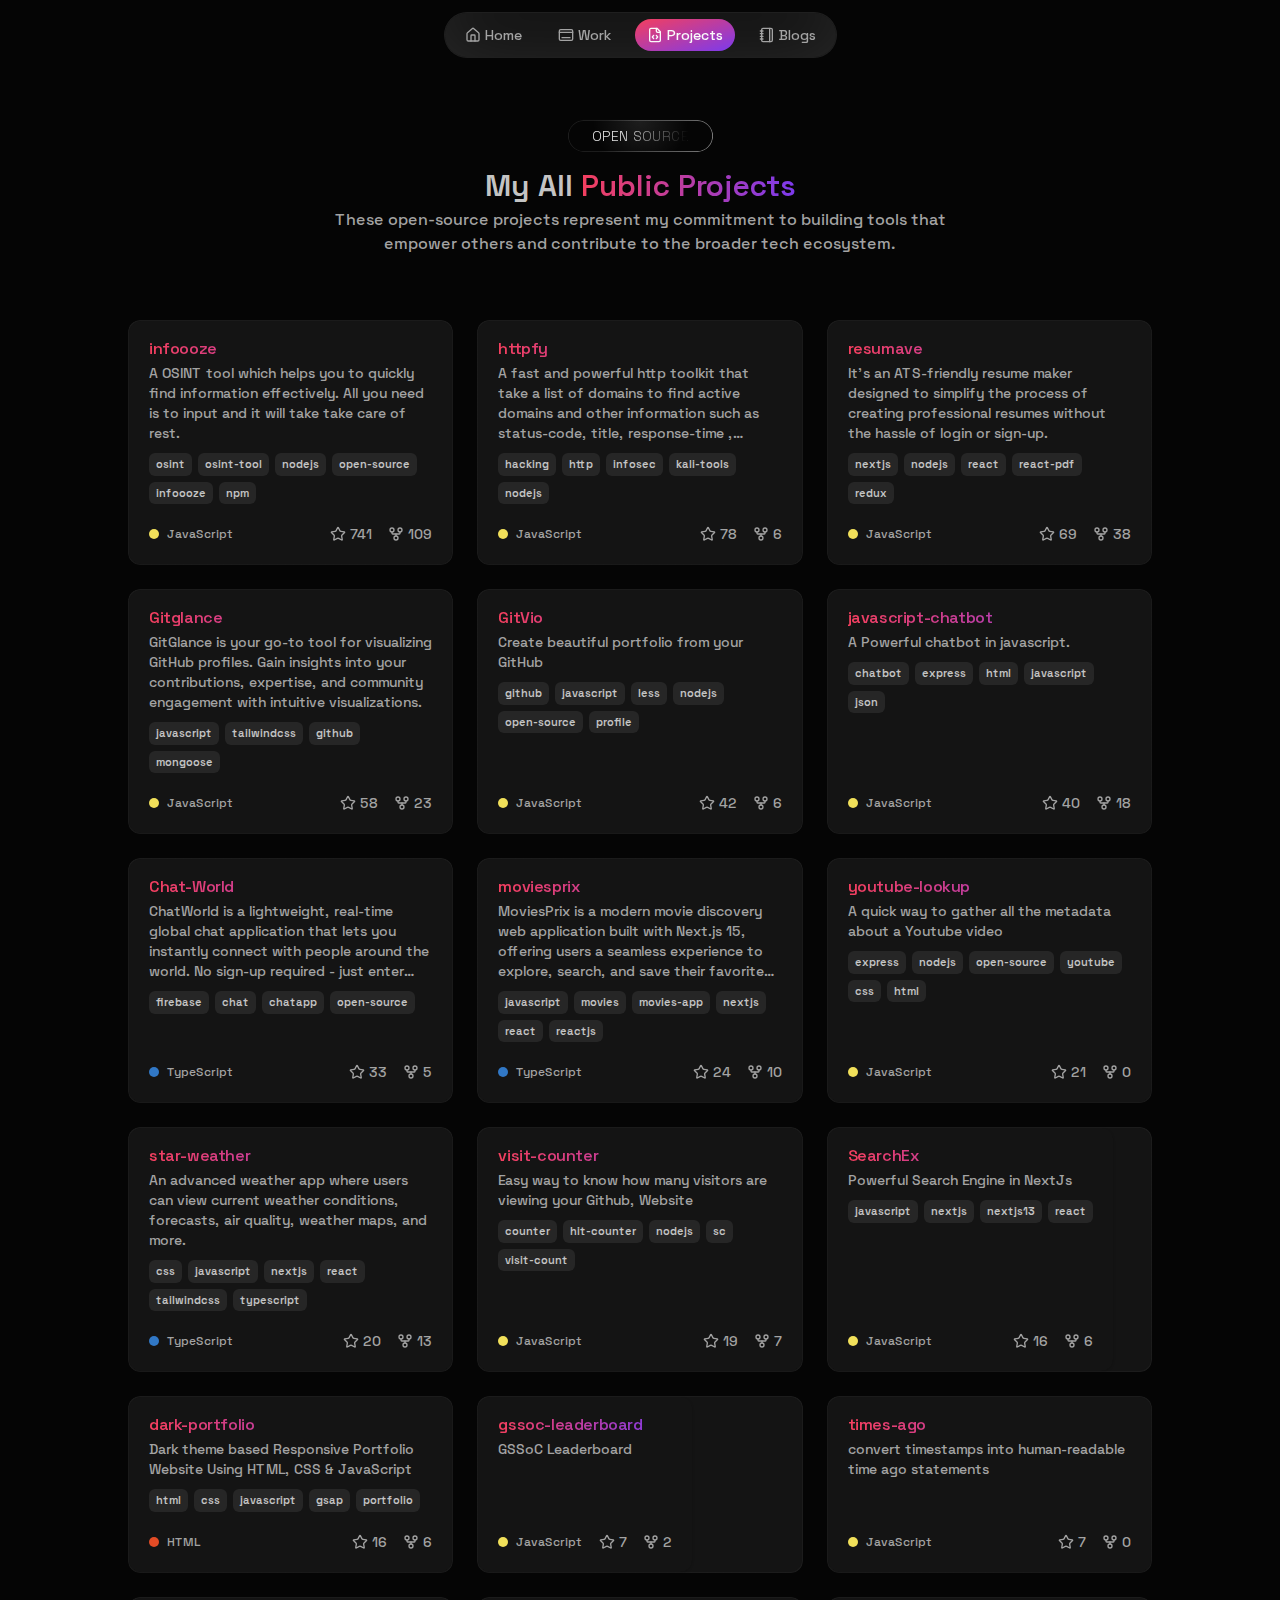
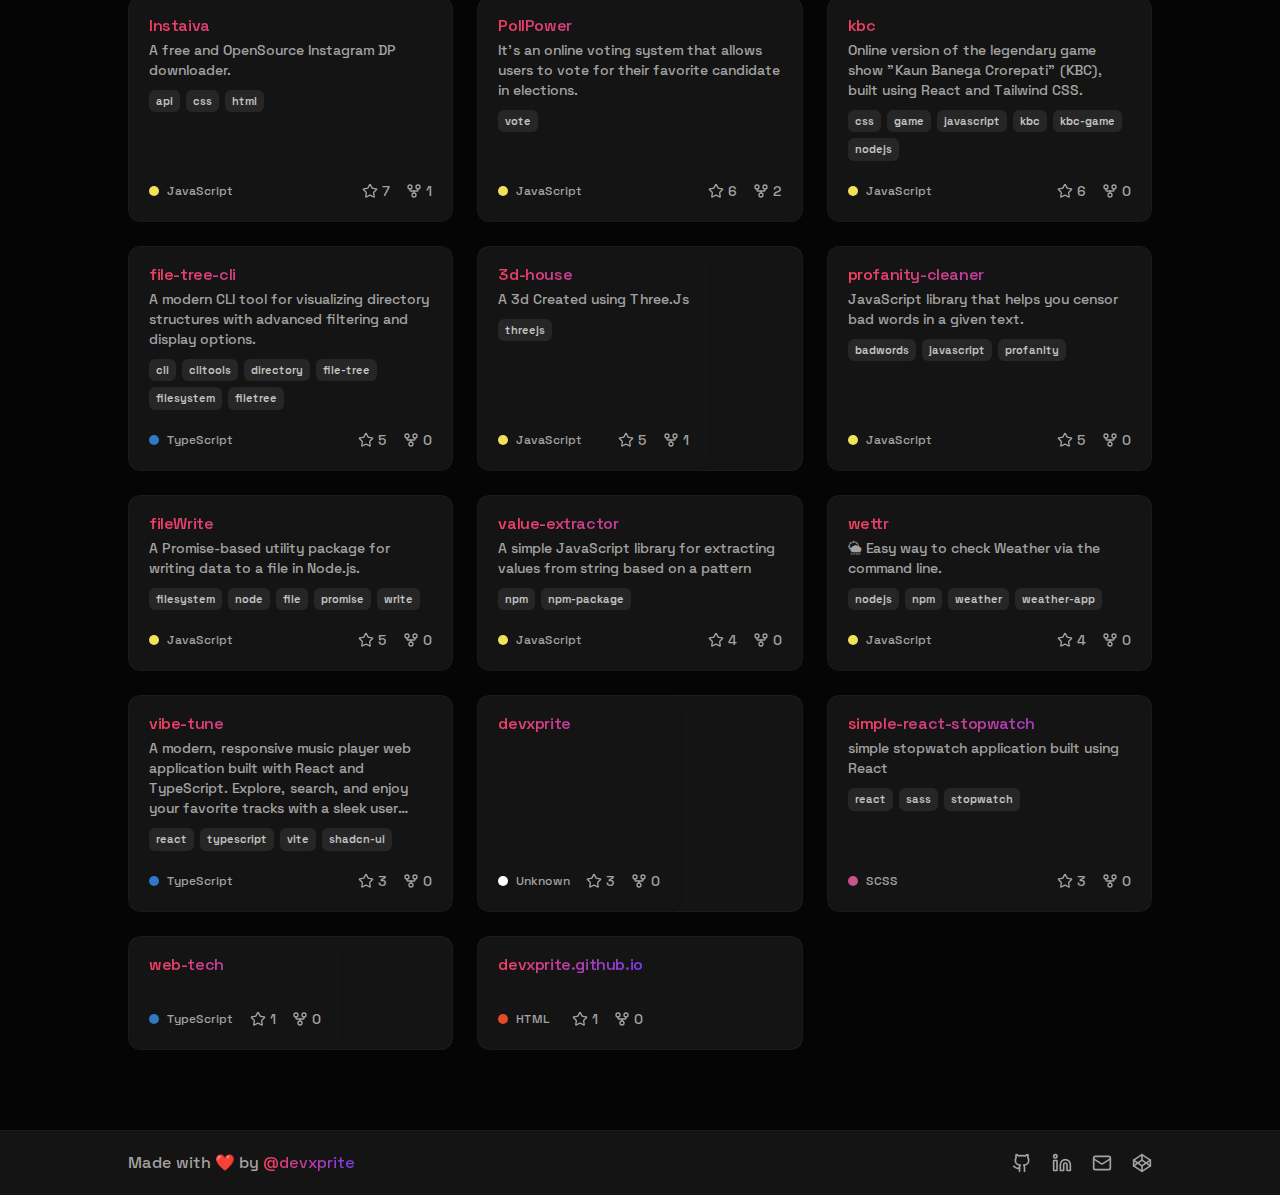
<file: projects/index.html>
<!DOCTYPE html><html lang="en"><head><meta charSet="utf-8"/><meta name="viewport" content="width=device-width, initial-scale=1"/><link rel="preload" href="/_next/static/media/7cba1811e3c25a15-s.p.woff2" as="font" crossorigin="" type="font/woff2"/><link rel="stylesheet" href="/_next/static/css/27091fb81d8108fc.css" data-precedence="next"/><link rel="stylesheet" href="/_next/static/css/0d887b28a198667d.css" data-precedence="next"/><link rel="preload" as="script" fetchPriority="low" href="/_next/static/chunks/webpack-c1a040decbc5da56.js"/><script src="/_next/static/chunks/4bd1b696-0637e86352f4dbfe.js" async=""></script><script src="/_next/static/chunks/517-fe42b93ce5c2d4da.js" async=""></script><script src="/_next/static/chunks/main-app-6e7e1ad8e290abd1.js" async=""></script><script src="/_next/static/chunks/181-ae2cda053c187c13.js" async=""></script><script src="/_next/static/chunks/173-16aecab5b06553f9.js" async=""></script><script src="/_next/static/chunks/765-29901bab30ccde07.js" async=""></script><script src="/_next/static/chunks/258-61b08912b229a4d8.js" async=""></script><script src="/_next/static/chunks/app/layout-12071f1d3356cf37.js" async=""></script><script src="/_next/static/chunks/27-f6ccb4cba7b25945.js" async=""></script><script src="/_next/static/chunks/app/(home)/page-04a0afc0662a0244.js" async=""></script><script src="/_next/static/chunks/app/projects/page-e1017e8c08d37421.js" async=""></script><link rel="preload" href="https://www.googletagmanager.com/gtag/js?id=G-M262SZH9E5" as="script"/><meta name="next-size-adjust" content=""/><meta name="google-site-verification" content="Y3rqy4PpAjNKWV2qv73HZT5avcfNh5AFDMvmhUeimPQ"/><title>Projects | Prateek Singh</title><meta name="description" content="Open-source projects represent my commitment to building tools that empower others and contribute to the broader tech ecosystem."/><link rel="author" href="https://github.com/devxprite"/><meta name="author" content="Prateek Singh"/><link rel="manifest" href="/site.webmanifest"/><meta name="robots" content="index, follow"/><meta property="og:title" content="Projects | Prateek Singh"/><meta property="og:description" content="Open-source projects represent my commitment to building tools that empower others and contribute to the broader tech ecosystem."/><meta property="og:site_name" content="Prateek Singh"/><meta property="og:image" content="https://devxprite.github.io/banner.png"/><meta property="og:image:width" content="1200"/><meta property="og:image:height" content="630"/><meta property="og:image:alt" content="Banner"/><meta property="og:type" content="website"/><meta name="twitter:card" content="summary_large_image"/><meta name="twitter:title" content="Projects | Prateek Singh"/><meta name="twitter:description" content="Open-source projects represent my commitment to building tools that empower others and contribute to the broader tech ecosystem."/><meta name="twitter:image" content="https://devxprite.github.io/banner.png"/><link rel="icon" href="/favicon.ico" type="image/x-icon" sizes="16x16"/><script src="/_next/static/chunks/polyfills-42372ed130431b0a.js" noModule=""></script></head><body class="dark antialiased __className_bc0dcf"><header class="fixed top-0 left-0 p-3 w-full flex items-center justify-center z-50"><nav class="flex items-center justify-center gap-1.5 md:gap-3 rounded-full bg-card/75 border  border-secondary/75 backdrop-blur-md py-1.5 px-2  dark:[box-shadow:0_-20px_80px_-20px_#ffffff1c_inset]"><div><a class="flex items-center gap-[3px] md:gap-1 text-xs md:text-sm bg-green-500-0 px-2.5 md:px-3 py-1.5 rounded-full text-muted-foreground transition-all hover:bg-secondary" href="/"><svg xmlns="http://www.w3.org/2000/svg" width="24" height="24" viewBox="0 0 24 24" fill="none" stroke="currentColor" stroke-width="2" stroke-linecap="round" stroke-linejoin="round" class="lucide lucide-house size-3 md:size-4"><path d="M15 21v-8a1 1 0 0 0-1-1h-4a1 1 0 0 0-1 1v8"></path><path d="M3 10a2 2 0 0 1 .709-1.528l7-5.999a2 2 0 0 1 2.582 0l7 5.999A2 2 0 0 1 21 10v9a2 2 0 0 1-2 2H5a2 2 0 0 1-2-2z"></path></svg>Home</a></div><div><a class="flex items-center gap-[3px] md:gap-1 text-xs md:text-sm bg-green-500-0 px-2.5 md:px-3 py-1.5 rounded-full text-muted-foreground transition-all hover:bg-secondary" href="/work/"><svg xmlns="http://www.w3.org/2000/svg" width="24" height="24" viewBox="0 0 24 24" fill="none" stroke="currentColor" stroke-width="2" stroke-linecap="round" stroke-linejoin="round" class="lucide lucide-dock size-3 md:size-4"><path d="M2 8h20"></path><rect width="20" height="16" x="2" y="4" rx="2"></rect><path d="M6 16h12"></path></svg>Work</a></div><div><a class="flex items-center gap-[3px] md:gap-1 text-xs md:text-sm bg-green-500-0 px-2.5 md:px-3 py-1.5 rounded-full transition-all hover:bg-secondary gradient text-foreground" href="/projects/"><svg xmlns="http://www.w3.org/2000/svg" width="24" height="24" viewBox="0 0 24 24" fill="none" stroke="currentColor" stroke-width="2" stroke-linecap="round" stroke-linejoin="round" class="lucide lucide-file-code size-3 md:size-4"><path d="M10 12.5 8 15l2 2.5"></path><path d="m14 12.5 2 2.5-2 2.5"></path><path d="M14 2v4a2 2 0 0 0 2 2h4"></path><path d="M15 2H6a2 2 0 0 0-2 2v16a2 2 0 0 0 2 2h12a2 2 0 0 0 2-2V7z"></path></svg>Projects</a></div><div><a class="flex items-center gap-[3px] md:gap-1 text-xs md:text-sm bg-green-500-0 px-2.5 md:px-3 py-1.5 rounded-full text-muted-foreground transition-all hover:bg-secondary" href="/blogs/"><svg xmlns="http://www.w3.org/2000/svg" width="24" height="24" viewBox="0 0 24 24" fill="none" stroke="currentColor" stroke-width="2" stroke-linecap="round" stroke-linejoin="round" class="lucide lucide-notebook size-3 md:size-4"><path d="M2 6h4"></path><path d="M2 10h4"></path><path d="M2 14h4"></path><path d="M2 18h4"></path><rect width="16" height="20" x="4" y="2" rx="2"></rect><path d="M16 2v20"></path></svg>Blogs</a></div></nav></header><!--$--><div class="pt-10"><section class="w-full px-3 py-16 md:py-20 overflow-hidden relative"><div class="max-w-5xl mx-auto"><button class="relative px-5 md:px-6 backdrop-blur-xl transition-shadow duration-300 ease-in-out hover:shadow dark:bg-[radial-gradient(circle_at_50%_0%,hsl(var(--primary)/10%)_0%,transparent_60%)] dark:hover:shadow-[0_0_20px_hsl(var(--primary)/10%)] mx-auto font-bold mb-4 block text-xs md:text-sm rounded-full bg-background/80 py-1.5 capitalize" tabindex="0" style="--x:100%;transform:scale(0.8)"><span class="relative block size-full text-xs md:text-sm uppercase tracking-wide text-[rgb(0,0,0,65%)] dark:font-light dark:text-[rgb(255,255,255,90%)]" style="mask-image:linear-gradient(-75deg,hsl(var(--primary)) calc(var(--x) + 20%),transparent calc(var(--x) + 30%),hsl(var(--primary)) calc(var(--x) + 100%))">Open Source</span><span style="mask:linear-gradient(rgb(0,0,0), rgb(0,0,0)) content-box,linear-gradient(rgb(0,0,0), rgb(0,0,0));mask-composite:exclude" class="absolute inset-0 z-10 block rounded-[inherit] bg-[linear-gradient(-75deg,hsl(var(--primary)/10%)_calc(var(--x)+20%),hsl(var(--primary)/50%)_calc(var(--x)+25%),hsl(var(--primary)/10%)_calc(var(--x)+100%))] p-px"></span></button><h2 class="text-2xl md:text-3xl font-semibold text-foreground/80 text-center">My All <span class="text-gradient">Public Projects</span></h2><p class="mt-1 text-muted-foreground text-sm md:text-base font-medium max-w-2xl mx-auto text-center">These open-source projects represent my commitment to building tools that empower others and contribute to the broader tech ecosystem.</p><div class="mt-10 md:mt-16 grid md:grid-cols-3 gap-6"><a href="https://github.com/devxprite/infoooze" target="_blank"><div class="group relative flex size-full rounded-xl p-px overflow-hidden"><div class="absolute inset-px z-10 rounded-xl bg-card"></div><div class="relative z-30"><div class="rounded-xl text-card-foreground shadow w-full relative flex flex-col h-full justify-between"><div class="flex flex-col space-y-1.5 p-5"><h3 class="font-semibold leading-none tracking-tight text-gradient">infoooze</h3><div class="text-muted-foreground text-xs md:text-sm line-clamp-4">A OSINT tool which helps you to quickly find information effectively. All you need is to input and it will take take care of rest.</div><div class=" flex flex-wrap gap-1.5 !mt-2.5"><div class="inline-flex items-center rounded-md border px-1.5 py-0.5 font-semibold transition-colors focus:outline-none focus:ring-2 focus:ring-ring focus:ring-offset-2 text-[11px] border-transparent bg-secondary text-secondary-foreground/75 hover:bg-secondary/80">osint</div><div class="inline-flex items-center rounded-md border px-1.5 py-0.5 font-semibold transition-colors focus:outline-none focus:ring-2 focus:ring-ring focus:ring-offset-2 text-[11px] border-transparent bg-secondary text-secondary-foreground/75 hover:bg-secondary/80">osint-tool</div><div class="inline-flex items-center rounded-md border px-1.5 py-0.5 font-semibold transition-colors focus:outline-none focus:ring-2 focus:ring-ring focus:ring-offset-2 text-[11px] border-transparent bg-secondary text-secondary-foreground/75 hover:bg-secondary/80">nodejs</div><div class="inline-flex items-center rounded-md border px-1.5 py-0.5 font-semibold transition-colors focus:outline-none focus:ring-2 focus:ring-ring focus:ring-offset-2 text-[11px] border-transparent bg-secondary text-secondary-foreground/75 hover:bg-secondary/80">open-source</div><div class="inline-flex items-center rounded-md border px-1.5 py-0.5 font-semibold transition-colors focus:outline-none focus:ring-2 focus:ring-ring focus:ring-offset-2 text-[11px] border-transparent bg-secondary text-secondary-foreground/75 hover:bg-secondary/80">infoooze</div><div class="inline-flex items-center rounded-md border px-1.5 py-0.5 font-semibold transition-colors focus:outline-none focus:ring-2 focus:ring-ring focus:ring-offset-2 text-[11px] border-transparent bg-secondary text-secondary-foreground/75 hover:bg-secondary/80">npm</div></div></div><div class="items-center p-5 pt-0 mt-auto flex justify-between text-sm text-muted-foreground gap-4"><div class="flex items-center gap-2 mr-auto"><span class="size-2.5 rounded-full" style="background-color:#f1e05a"></span><span class="text-xs">JavaScript</span></div><div class="flex items-center gap-1"><svg xmlns="http://www.w3.org/2000/svg" width="24" height="24" viewBox="0 0 24 24" fill="none" stroke="currentColor" stroke-width="2" stroke-linecap="round" stroke-linejoin="round" class="lucide lucide-star size-4"><path d="M11.525 2.295a.53.53 0 0 1 .95 0l2.31 4.679a2.123 2.123 0 0 0 1.595 1.16l5.166.756a.53.53 0 0 1 .294.904l-3.736 3.638a2.123 2.123 0 0 0-.611 1.878l.882 5.14a.53.53 0 0 1-.771.56l-4.618-2.428a2.122 2.122 0 0 0-1.973 0L6.396 21.01a.53.53 0 0 1-.77-.56l.881-5.139a2.122 2.122 0 0 0-.611-1.879L2.16 9.795a.53.53 0 0 1 .294-.906l5.165-.755a2.122 2.122 0 0 0 1.597-1.16z"></path></svg> <!-- -->741</div><div class="flex items-center gap-1"><svg xmlns="http://www.w3.org/2000/svg" width="24" height="24" viewBox="0 0 24 24" fill="none" stroke="currentColor" stroke-width="2" stroke-linecap="round" stroke-linejoin="round" class="lucide lucide-git-fork size-4"><circle cx="12" cy="18" r="3"></circle><circle cx="6" cy="6" r="3"></circle><circle cx="18" cy="6" r="3"></circle><path d="M18 9v2c0 .6-.4 1-1 1H7c-.6 0-1-.4-1-1V9"></path><path d="M12 12v3"></path></svg> <!-- -->109</div></div></div></div><div class="pointer-events-none absolute inset-px z-10 rounded-xl opacity-0 transition-opacity duration-300 " style="opacity:0.7;background:radial-gradient(250px circle at -250px -250px, #202020, transparent 100%)"></div><div class="pointer-events-none absolute inset-0 rounded-xl bg-border duration-300 group-hover:opacity-100" style="background:radial-gradient(250px circle at -250px -250px,
              #9333ea, 
              #f43f5e, 
              hsl(var(--border)) 100%
            )"></div></div></a><a href="https://github.com/devxprite/httpfy" target="_blank"><div class="group relative flex size-full rounded-xl p-px overflow-hidden"><div class="absolute inset-px z-10 rounded-xl bg-card"></div><div class="relative z-30"><div class="rounded-xl text-card-foreground shadow w-full relative flex flex-col h-full justify-between"><div class="flex flex-col space-y-1.5 p-5"><h3 class="font-semibold leading-none tracking-tight text-gradient">httpfy</h3><div class="text-muted-foreground text-xs md:text-sm line-clamp-4">A fast and powerful http toolkit that take a list of domains to find active domains and other information such as status-code, title, response-time , server, content-type and many other</div><div class=" flex flex-wrap gap-1.5 !mt-2.5"><div class="inline-flex items-center rounded-md border px-1.5 py-0.5 font-semibold transition-colors focus:outline-none focus:ring-2 focus:ring-ring focus:ring-offset-2 text-[11px] border-transparent bg-secondary text-secondary-foreground/75 hover:bg-secondary/80">hacking</div><div class="inline-flex items-center rounded-md border px-1.5 py-0.5 font-semibold transition-colors focus:outline-none focus:ring-2 focus:ring-ring focus:ring-offset-2 text-[11px] border-transparent bg-secondary text-secondary-foreground/75 hover:bg-secondary/80">http</div><div class="inline-flex items-center rounded-md border px-1.5 py-0.5 font-semibold transition-colors focus:outline-none focus:ring-2 focus:ring-ring focus:ring-offset-2 text-[11px] border-transparent bg-secondary text-secondary-foreground/75 hover:bg-secondary/80">infosec</div><div class="inline-flex items-center rounded-md border px-1.5 py-0.5 font-semibold transition-colors focus:outline-none focus:ring-2 focus:ring-ring focus:ring-offset-2 text-[11px] border-transparent bg-secondary text-secondary-foreground/75 hover:bg-secondary/80">kali-tools</div><div class="inline-flex items-center rounded-md border px-1.5 py-0.5 font-semibold transition-colors focus:outline-none focus:ring-2 focus:ring-ring focus:ring-offset-2 text-[11px] border-transparent bg-secondary text-secondary-foreground/75 hover:bg-secondary/80">nodejs</div></div></div><div class="items-center p-5 pt-0 mt-auto flex justify-between text-sm text-muted-foreground gap-4"><div class="flex items-center gap-2 mr-auto"><span class="size-2.5 rounded-full" style="background-color:#f1e05a"></span><span class="text-xs">JavaScript</span></div><div class="flex items-center gap-1"><svg xmlns="http://www.w3.org/2000/svg" width="24" height="24" viewBox="0 0 24 24" fill="none" stroke="currentColor" stroke-width="2" stroke-linecap="round" stroke-linejoin="round" class="lucide lucide-star size-4"><path d="M11.525 2.295a.53.53 0 0 1 .95 0l2.31 4.679a2.123 2.123 0 0 0 1.595 1.16l5.166.756a.53.53 0 0 1 .294.904l-3.736 3.638a2.123 2.123 0 0 0-.611 1.878l.882 5.14a.53.53 0 0 1-.771.56l-4.618-2.428a2.122 2.122 0 0 0-1.973 0L6.396 21.01a.53.53 0 0 1-.77-.56l.881-5.139a2.122 2.122 0 0 0-.611-1.879L2.16 9.795a.53.53 0 0 1 .294-.906l5.165-.755a2.122 2.122 0 0 0 1.597-1.16z"></path></svg> <!-- -->78</div><div class="flex items-center gap-1"><svg xmlns="http://www.w3.org/2000/svg" width="24" height="24" viewBox="0 0 24 24" fill="none" stroke="currentColor" stroke-width="2" stroke-linecap="round" stroke-linejoin="round" class="lucide lucide-git-fork size-4"><circle cx="12" cy="18" r="3"></circle><circle cx="6" cy="6" r="3"></circle><circle cx="18" cy="6" r="3"></circle><path d="M18 9v2c0 .6-.4 1-1 1H7c-.6 0-1-.4-1-1V9"></path><path d="M12 12v3"></path></svg> <!-- -->6</div></div></div></div><div class="pointer-events-none absolute inset-px z-10 rounded-xl opacity-0 transition-opacity duration-300 " style="opacity:0.7;background:radial-gradient(250px circle at -250px -250px, #202020, transparent 100%)"></div><div class="pointer-events-none absolute inset-0 rounded-xl bg-border duration-300 group-hover:opacity-100" style="background:radial-gradient(250px circle at -250px -250px,
              #9333ea, 
              #f43f5e, 
              hsl(var(--border)) 100%
            )"></div></div></a><a href="https://github.com/devxprite/resumave" target="_blank"><div class="group relative flex size-full rounded-xl p-px overflow-hidden"><div class="absolute inset-px z-10 rounded-xl bg-card"></div><div class="relative z-30"><div class="rounded-xl text-card-foreground shadow w-full relative flex flex-col h-full justify-between"><div class="flex flex-col space-y-1.5 p-5"><h3 class="font-semibold leading-none tracking-tight text-gradient">resumave</h3><div class="text-muted-foreground text-xs md:text-sm line-clamp-4">It&#x27;s an ATS-friendly resume maker designed to simplify the process of creating professional resumes without the hassle of login or sign-up. </div><div class=" flex flex-wrap gap-1.5 !mt-2.5"><div class="inline-flex items-center rounded-md border px-1.5 py-0.5 font-semibold transition-colors focus:outline-none focus:ring-2 focus:ring-ring focus:ring-offset-2 text-[11px] border-transparent bg-secondary text-secondary-foreground/75 hover:bg-secondary/80">nextjs</div><div class="inline-flex items-center rounded-md border px-1.5 py-0.5 font-semibold transition-colors focus:outline-none focus:ring-2 focus:ring-ring focus:ring-offset-2 text-[11px] border-transparent bg-secondary text-secondary-foreground/75 hover:bg-secondary/80">nodejs</div><div class="inline-flex items-center rounded-md border px-1.5 py-0.5 font-semibold transition-colors focus:outline-none focus:ring-2 focus:ring-ring focus:ring-offset-2 text-[11px] border-transparent bg-secondary text-secondary-foreground/75 hover:bg-secondary/80">react</div><div class="inline-flex items-center rounded-md border px-1.5 py-0.5 font-semibold transition-colors focus:outline-none focus:ring-2 focus:ring-ring focus:ring-offset-2 text-[11px] border-transparent bg-secondary text-secondary-foreground/75 hover:bg-secondary/80">react-pdf</div><div class="inline-flex items-center rounded-md border px-1.5 py-0.5 font-semibold transition-colors focus:outline-none focus:ring-2 focus:ring-ring focus:ring-offset-2 text-[11px] border-transparent bg-secondary text-secondary-foreground/75 hover:bg-secondary/80">redux</div></div></div><div class="items-center p-5 pt-0 mt-auto flex justify-between text-sm text-muted-foreground gap-4"><div class="flex items-center gap-2 mr-auto"><span class="size-2.5 rounded-full" style="background-color:#f1e05a"></span><span class="text-xs">JavaScript</span></div><div class="flex items-center gap-1"><svg xmlns="http://www.w3.org/2000/svg" width="24" height="24" viewBox="0 0 24 24" fill="none" stroke="currentColor" stroke-width="2" stroke-linecap="round" stroke-linejoin="round" class="lucide lucide-star size-4"><path d="M11.525 2.295a.53.53 0 0 1 .95 0l2.31 4.679a2.123 2.123 0 0 0 1.595 1.16l5.166.756a.53.53 0 0 1 .294.904l-3.736 3.638a2.123 2.123 0 0 0-.611 1.878l.882 5.14a.53.53 0 0 1-.771.56l-4.618-2.428a2.122 2.122 0 0 0-1.973 0L6.396 21.01a.53.53 0 0 1-.77-.56l.881-5.139a2.122 2.122 0 0 0-.611-1.879L2.16 9.795a.53.53 0 0 1 .294-.906l5.165-.755a2.122 2.122 0 0 0 1.597-1.16z"></path></svg> <!-- -->69</div><div class="flex items-center gap-1"><svg xmlns="http://www.w3.org/2000/svg" width="24" height="24" viewBox="0 0 24 24" fill="none" stroke="currentColor" stroke-width="2" stroke-linecap="round" stroke-linejoin="round" class="lucide lucide-git-fork size-4"><circle cx="12" cy="18" r="3"></circle><circle cx="6" cy="6" r="3"></circle><circle cx="18" cy="6" r="3"></circle><path d="M18 9v2c0 .6-.4 1-1 1H7c-.6 0-1-.4-1-1V9"></path><path d="M12 12v3"></path></svg> <!-- -->38</div></div></div></div><div class="pointer-events-none absolute inset-px z-10 rounded-xl opacity-0 transition-opacity duration-300 " style="opacity:0.7;background:radial-gradient(250px circle at -250px -250px, #202020, transparent 100%)"></div><div class="pointer-events-none absolute inset-0 rounded-xl bg-border duration-300 group-hover:opacity-100" style="background:radial-gradient(250px circle at -250px -250px,
              #9333ea, 
              #f43f5e, 
              hsl(var(--border)) 100%
            )"></div></div></a><a href="https://github.com/devxprite/Gitglance" target="_blank"><div class="group relative flex size-full rounded-xl p-px overflow-hidden"><div class="absolute inset-px z-10 rounded-xl bg-card"></div><div class="relative z-30"><div class="rounded-xl text-card-foreground shadow w-full relative flex flex-col h-full justify-between"><div class="flex flex-col space-y-1.5 p-5"><h3 class="font-semibold leading-none tracking-tight text-gradient">Gitglance</h3><div class="text-muted-foreground text-xs md:text-sm line-clamp-4">GitGlance is your go-to tool for visualizing GitHub profiles. Gain insights into your contributions, expertise, and community engagement with intuitive visualizations.</div><div class=" flex flex-wrap gap-1.5 !mt-2.5"><div class="inline-flex items-center rounded-md border px-1.5 py-0.5 font-semibold transition-colors focus:outline-none focus:ring-2 focus:ring-ring focus:ring-offset-2 text-[11px] border-transparent bg-secondary text-secondary-foreground/75 hover:bg-secondary/80">javascript</div><div class="inline-flex items-center rounded-md border px-1.5 py-0.5 font-semibold transition-colors focus:outline-none focus:ring-2 focus:ring-ring focus:ring-offset-2 text-[11px] border-transparent bg-secondary text-secondary-foreground/75 hover:bg-secondary/80">tailwindcss</div><div class="inline-flex items-center rounded-md border px-1.5 py-0.5 font-semibold transition-colors focus:outline-none focus:ring-2 focus:ring-ring focus:ring-offset-2 text-[11px] border-transparent bg-secondary text-secondary-foreground/75 hover:bg-secondary/80">github</div><div class="inline-flex items-center rounded-md border px-1.5 py-0.5 font-semibold transition-colors focus:outline-none focus:ring-2 focus:ring-ring focus:ring-offset-2 text-[11px] border-transparent bg-secondary text-secondary-foreground/75 hover:bg-secondary/80">mongoose</div></div></div><div class="items-center p-5 pt-0 mt-auto flex justify-between text-sm text-muted-foreground gap-4"><div class="flex items-center gap-2 mr-auto"><span class="size-2.5 rounded-full" style="background-color:#f1e05a"></span><span class="text-xs">JavaScript</span></div><div class="flex items-center gap-1"><svg xmlns="http://www.w3.org/2000/svg" width="24" height="24" viewBox="0 0 24 24" fill="none" stroke="currentColor" stroke-width="2" stroke-linecap="round" stroke-linejoin="round" class="lucide lucide-star size-4"><path d="M11.525 2.295a.53.53 0 0 1 .95 0l2.31 4.679a2.123 2.123 0 0 0 1.595 1.16l5.166.756a.53.53 0 0 1 .294.904l-3.736 3.638a2.123 2.123 0 0 0-.611 1.878l.882 5.14a.53.53 0 0 1-.771.56l-4.618-2.428a2.122 2.122 0 0 0-1.973 0L6.396 21.01a.53.53 0 0 1-.77-.56l.881-5.139a2.122 2.122 0 0 0-.611-1.879L2.16 9.795a.53.53 0 0 1 .294-.906l5.165-.755a2.122 2.122 0 0 0 1.597-1.16z"></path></svg> <!-- -->58</div><div class="flex items-center gap-1"><svg xmlns="http://www.w3.org/2000/svg" width="24" height="24" viewBox="0 0 24 24" fill="none" stroke="currentColor" stroke-width="2" stroke-linecap="round" stroke-linejoin="round" class="lucide lucide-git-fork size-4"><circle cx="12" cy="18" r="3"></circle><circle cx="6" cy="6" r="3"></circle><circle cx="18" cy="6" r="3"></circle><path d="M18 9v2c0 .6-.4 1-1 1H7c-.6 0-1-.4-1-1V9"></path><path d="M12 12v3"></path></svg> <!-- -->23</div></div></div></div><div class="pointer-events-none absolute inset-px z-10 rounded-xl opacity-0 transition-opacity duration-300 " style="opacity:0.7;background:radial-gradient(250px circle at -250px -250px, #202020, transparent 100%)"></div><div class="pointer-events-none absolute inset-0 rounded-xl bg-border duration-300 group-hover:opacity-100" style="background:radial-gradient(250px circle at -250px -250px,
              #9333ea, 
              #f43f5e, 
              hsl(var(--border)) 100%
            )"></div></div></a><a href="https://github.com/devxprite/GitVio" target="_blank"><div class="group relative flex size-full rounded-xl p-px overflow-hidden"><div class="absolute inset-px z-10 rounded-xl bg-card"></div><div class="relative z-30"><div class="rounded-xl text-card-foreground shadow w-full relative flex flex-col h-full justify-between"><div class="flex flex-col space-y-1.5 p-5"><h3 class="font-semibold leading-none tracking-tight text-gradient">GitVio</h3><div class="text-muted-foreground text-xs md:text-sm line-clamp-4">Create beautiful portfolio from your GitHub</div><div class=" flex flex-wrap gap-1.5 !mt-2.5"><div class="inline-flex items-center rounded-md border px-1.5 py-0.5 font-semibold transition-colors focus:outline-none focus:ring-2 focus:ring-ring focus:ring-offset-2 text-[11px] border-transparent bg-secondary text-secondary-foreground/75 hover:bg-secondary/80">github</div><div class="inline-flex items-center rounded-md border px-1.5 py-0.5 font-semibold transition-colors focus:outline-none focus:ring-2 focus:ring-ring focus:ring-offset-2 text-[11px] border-transparent bg-secondary text-secondary-foreground/75 hover:bg-secondary/80">javascript</div><div class="inline-flex items-center rounded-md border px-1.5 py-0.5 font-semibold transition-colors focus:outline-none focus:ring-2 focus:ring-ring focus:ring-offset-2 text-[11px] border-transparent bg-secondary text-secondary-foreground/75 hover:bg-secondary/80">less</div><div class="inline-flex items-center rounded-md border px-1.5 py-0.5 font-semibold transition-colors focus:outline-none focus:ring-2 focus:ring-ring focus:ring-offset-2 text-[11px] border-transparent bg-secondary text-secondary-foreground/75 hover:bg-secondary/80">nodejs</div><div class="inline-flex items-center rounded-md border px-1.5 py-0.5 font-semibold transition-colors focus:outline-none focus:ring-2 focus:ring-ring focus:ring-offset-2 text-[11px] border-transparent bg-secondary text-secondary-foreground/75 hover:bg-secondary/80">open-source</div><div class="inline-flex items-center rounded-md border px-1.5 py-0.5 font-semibold transition-colors focus:outline-none focus:ring-2 focus:ring-ring focus:ring-offset-2 text-[11px] border-transparent bg-secondary text-secondary-foreground/75 hover:bg-secondary/80">profile</div></div></div><div class="items-center p-5 pt-0 mt-auto flex justify-between text-sm text-muted-foreground gap-4"><div class="flex items-center gap-2 mr-auto"><span class="size-2.5 rounded-full" style="background-color:#f1e05a"></span><span class="text-xs">JavaScript</span></div><div class="flex items-center gap-1"><svg xmlns="http://www.w3.org/2000/svg" width="24" height="24" viewBox="0 0 24 24" fill="none" stroke="currentColor" stroke-width="2" stroke-linecap="round" stroke-linejoin="round" class="lucide lucide-star size-4"><path d="M11.525 2.295a.53.53 0 0 1 .95 0l2.31 4.679a2.123 2.123 0 0 0 1.595 1.16l5.166.756a.53.53 0 0 1 .294.904l-3.736 3.638a2.123 2.123 0 0 0-.611 1.878l.882 5.14a.53.53 0 0 1-.771.56l-4.618-2.428a2.122 2.122 0 0 0-1.973 0L6.396 21.01a.53.53 0 0 1-.77-.56l.881-5.139a2.122 2.122 0 0 0-.611-1.879L2.16 9.795a.53.53 0 0 1 .294-.906l5.165-.755a2.122 2.122 0 0 0 1.597-1.16z"></path></svg> <!-- -->42</div><div class="flex items-center gap-1"><svg xmlns="http://www.w3.org/2000/svg" width="24" height="24" viewBox="0 0 24 24" fill="none" stroke="currentColor" stroke-width="2" stroke-linecap="round" stroke-linejoin="round" class="lucide lucide-git-fork size-4"><circle cx="12" cy="18" r="3"></circle><circle cx="6" cy="6" r="3"></circle><circle cx="18" cy="6" r="3"></circle><path d="M18 9v2c0 .6-.4 1-1 1H7c-.6 0-1-.4-1-1V9"></path><path d="M12 12v3"></path></svg> <!-- -->6</div></div></div></div><div class="pointer-events-none absolute inset-px z-10 rounded-xl opacity-0 transition-opacity duration-300 " style="opacity:0.7;background:radial-gradient(250px circle at -250px -250px, #202020, transparent 100%)"></div><div class="pointer-events-none absolute inset-0 rounded-xl bg-border duration-300 group-hover:opacity-100" style="background:radial-gradient(250px circle at -250px -250px,
              #9333ea, 
              #f43f5e, 
              hsl(var(--border)) 100%
            )"></div></div></a><a href="https://github.com/devxprite/javascript-chatbot" target="_blank"><div class="group relative flex size-full rounded-xl p-px overflow-hidden"><div class="absolute inset-px z-10 rounded-xl bg-card"></div><div class="relative z-30"><div class="rounded-xl text-card-foreground shadow w-full relative flex flex-col h-full justify-between"><div class="flex flex-col space-y-1.5 p-5"><h3 class="font-semibold leading-none tracking-tight text-gradient">javascript-chatbot</h3><div class="text-muted-foreground text-xs md:text-sm line-clamp-4">A Powerful chatbot in javascript.</div><div class=" flex flex-wrap gap-1.5 !mt-2.5"><div class="inline-flex items-center rounded-md border px-1.5 py-0.5 font-semibold transition-colors focus:outline-none focus:ring-2 focus:ring-ring focus:ring-offset-2 text-[11px] border-transparent bg-secondary text-secondary-foreground/75 hover:bg-secondary/80">chatbot</div><div class="inline-flex items-center rounded-md border px-1.5 py-0.5 font-semibold transition-colors focus:outline-none focus:ring-2 focus:ring-ring focus:ring-offset-2 text-[11px] border-transparent bg-secondary text-secondary-foreground/75 hover:bg-secondary/80">express</div><div class="inline-flex items-center rounded-md border px-1.5 py-0.5 font-semibold transition-colors focus:outline-none focus:ring-2 focus:ring-ring focus:ring-offset-2 text-[11px] border-transparent bg-secondary text-secondary-foreground/75 hover:bg-secondary/80">html</div><div class="inline-flex items-center rounded-md border px-1.5 py-0.5 font-semibold transition-colors focus:outline-none focus:ring-2 focus:ring-ring focus:ring-offset-2 text-[11px] border-transparent bg-secondary text-secondary-foreground/75 hover:bg-secondary/80">javascript</div><div class="inline-flex items-center rounded-md border px-1.5 py-0.5 font-semibold transition-colors focus:outline-none focus:ring-2 focus:ring-ring focus:ring-offset-2 text-[11px] border-transparent bg-secondary text-secondary-foreground/75 hover:bg-secondary/80">json</div></div></div><div class="items-center p-5 pt-0 mt-auto flex justify-between text-sm text-muted-foreground gap-4"><div class="flex items-center gap-2 mr-auto"><span class="size-2.5 rounded-full" style="background-color:#f1e05a"></span><span class="text-xs">JavaScript</span></div><div class="flex items-center gap-1"><svg xmlns="http://www.w3.org/2000/svg" width="24" height="24" viewBox="0 0 24 24" fill="none" stroke="currentColor" stroke-width="2" stroke-linecap="round" stroke-linejoin="round" class="lucide lucide-star size-4"><path d="M11.525 2.295a.53.53 0 0 1 .95 0l2.31 4.679a2.123 2.123 0 0 0 1.595 1.16l5.166.756a.53.53 0 0 1 .294.904l-3.736 3.638a2.123 2.123 0 0 0-.611 1.878l.882 5.14a.53.53 0 0 1-.771.56l-4.618-2.428a2.122 2.122 0 0 0-1.973 0L6.396 21.01a.53.53 0 0 1-.77-.56l.881-5.139a2.122 2.122 0 0 0-.611-1.879L2.16 9.795a.53.53 0 0 1 .294-.906l5.165-.755a2.122 2.122 0 0 0 1.597-1.16z"></path></svg> <!-- -->40</div><div class="flex items-center gap-1"><svg xmlns="http://www.w3.org/2000/svg" width="24" height="24" viewBox="0 0 24 24" fill="none" stroke="currentColor" stroke-width="2" stroke-linecap="round" stroke-linejoin="round" class="lucide lucide-git-fork size-4"><circle cx="12" cy="18" r="3"></circle><circle cx="6" cy="6" r="3"></circle><circle cx="18" cy="6" r="3"></circle><path d="M18 9v2c0 .6-.4 1-1 1H7c-.6 0-1-.4-1-1V9"></path><path d="M12 12v3"></path></svg> <!-- -->18</div></div></div></div><div class="pointer-events-none absolute inset-px z-10 rounded-xl opacity-0 transition-opacity duration-300 " style="opacity:0.7;background:radial-gradient(250px circle at -250px -250px, #202020, transparent 100%)"></div><div class="pointer-events-none absolute inset-0 rounded-xl bg-border duration-300 group-hover:opacity-100" style="background:radial-gradient(250px circle at -250px -250px,
              #9333ea, 
              #f43f5e, 
              hsl(var(--border)) 100%
            )"></div></div></a><a href="https://github.com/devxprite/Chat-World" target="_blank"><div class="group relative flex size-full rounded-xl p-px overflow-hidden"><div class="absolute inset-px z-10 rounded-xl bg-card"></div><div class="relative z-30"><div class="rounded-xl text-card-foreground shadow w-full relative flex flex-col h-full justify-between"><div class="flex flex-col space-y-1.5 p-5"><h3 class="font-semibold leading-none tracking-tight text-gradient">Chat-World</h3><div class="text-muted-foreground text-xs md:text-sm line-clamp-4">ChatWorld is a lightweight, real-time global chat application that lets you instantly connect with people around the world. No sign-up required - just enter your name and start chatting!</div><div class=" flex flex-wrap gap-1.5 !mt-2.5"><div class="inline-flex items-center rounded-md border px-1.5 py-0.5 font-semibold transition-colors focus:outline-none focus:ring-2 focus:ring-ring focus:ring-offset-2 text-[11px] border-transparent bg-secondary text-secondary-foreground/75 hover:bg-secondary/80">firebase</div><div class="inline-flex items-center rounded-md border px-1.5 py-0.5 font-semibold transition-colors focus:outline-none focus:ring-2 focus:ring-ring focus:ring-offset-2 text-[11px] border-transparent bg-secondary text-secondary-foreground/75 hover:bg-secondary/80">chat</div><div class="inline-flex items-center rounded-md border px-1.5 py-0.5 font-semibold transition-colors focus:outline-none focus:ring-2 focus:ring-ring focus:ring-offset-2 text-[11px] border-transparent bg-secondary text-secondary-foreground/75 hover:bg-secondary/80">chatapp</div><div class="inline-flex items-center rounded-md border px-1.5 py-0.5 font-semibold transition-colors focus:outline-none focus:ring-2 focus:ring-ring focus:ring-offset-2 text-[11px] border-transparent bg-secondary text-secondary-foreground/75 hover:bg-secondary/80">open-source</div></div></div><div class="items-center p-5 pt-0 mt-auto flex justify-between text-sm text-muted-foreground gap-4"><div class="flex items-center gap-2 mr-auto"><span class="size-2.5 rounded-full" style="background-color:#3178c6"></span><span class="text-xs">TypeScript</span></div><div class="flex items-center gap-1"><svg xmlns="http://www.w3.org/2000/svg" width="24" height="24" viewBox="0 0 24 24" fill="none" stroke="currentColor" stroke-width="2" stroke-linecap="round" stroke-linejoin="round" class="lucide lucide-star size-4"><path d="M11.525 2.295a.53.53 0 0 1 .95 0l2.31 4.679a2.123 2.123 0 0 0 1.595 1.16l5.166.756a.53.53 0 0 1 .294.904l-3.736 3.638a2.123 2.123 0 0 0-.611 1.878l.882 5.14a.53.53 0 0 1-.771.56l-4.618-2.428a2.122 2.122 0 0 0-1.973 0L6.396 21.01a.53.53 0 0 1-.77-.56l.881-5.139a2.122 2.122 0 0 0-.611-1.879L2.16 9.795a.53.53 0 0 1 .294-.906l5.165-.755a2.122 2.122 0 0 0 1.597-1.16z"></path></svg> <!-- -->33</div><div class="flex items-center gap-1"><svg xmlns="http://www.w3.org/2000/svg" width="24" height="24" viewBox="0 0 24 24" fill="none" stroke="currentColor" stroke-width="2" stroke-linecap="round" stroke-linejoin="round" class="lucide lucide-git-fork size-4"><circle cx="12" cy="18" r="3"></circle><circle cx="6" cy="6" r="3"></circle><circle cx="18" cy="6" r="3"></circle><path d="M18 9v2c0 .6-.4 1-1 1H7c-.6 0-1-.4-1-1V9"></path><path d="M12 12v3"></path></svg> <!-- -->5</div></div></div></div><div class="pointer-events-none absolute inset-px z-10 rounded-xl opacity-0 transition-opacity duration-300 " style="opacity:0.7;background:radial-gradient(250px circle at -250px -250px, #202020, transparent 100%)"></div><div class="pointer-events-none absolute inset-0 rounded-xl bg-border duration-300 group-hover:opacity-100" style="background:radial-gradient(250px circle at -250px -250px,
              #9333ea, 
              #f43f5e, 
              hsl(var(--border)) 100%
            )"></div></div></a><a href="https://github.com/devxprite/moviesprix" target="_blank"><div class="group relative flex size-full rounded-xl p-px overflow-hidden"><div class="absolute inset-px z-10 rounded-xl bg-card"></div><div class="relative z-30"><div class="rounded-xl text-card-foreground shadow w-full relative flex flex-col h-full justify-between"><div class="flex flex-col space-y-1.5 p-5"><h3 class="font-semibold leading-none tracking-tight text-gradient">moviesprix</h3><div class="text-muted-foreground text-xs md:text-sm line-clamp-4">MoviesPrix is a modern movie discovery web application built with Next.js 15, offering users a seamless experience to explore, search, and save their favorite movies.</div><div class=" flex flex-wrap gap-1.5 !mt-2.5"><div class="inline-flex items-center rounded-md border px-1.5 py-0.5 font-semibold transition-colors focus:outline-none focus:ring-2 focus:ring-ring focus:ring-offset-2 text-[11px] border-transparent bg-secondary text-secondary-foreground/75 hover:bg-secondary/80">javascript</div><div class="inline-flex items-center rounded-md border px-1.5 py-0.5 font-semibold transition-colors focus:outline-none focus:ring-2 focus:ring-ring focus:ring-offset-2 text-[11px] border-transparent bg-secondary text-secondary-foreground/75 hover:bg-secondary/80">movies</div><div class="inline-flex items-center rounded-md border px-1.5 py-0.5 font-semibold transition-colors focus:outline-none focus:ring-2 focus:ring-ring focus:ring-offset-2 text-[11px] border-transparent bg-secondary text-secondary-foreground/75 hover:bg-secondary/80">movies-app</div><div class="inline-flex items-center rounded-md border px-1.5 py-0.5 font-semibold transition-colors focus:outline-none focus:ring-2 focus:ring-ring focus:ring-offset-2 text-[11px] border-transparent bg-secondary text-secondary-foreground/75 hover:bg-secondary/80">nextjs</div><div class="inline-flex items-center rounded-md border px-1.5 py-0.5 font-semibold transition-colors focus:outline-none focus:ring-2 focus:ring-ring focus:ring-offset-2 text-[11px] border-transparent bg-secondary text-secondary-foreground/75 hover:bg-secondary/80">react</div><div class="inline-flex items-center rounded-md border px-1.5 py-0.5 font-semibold transition-colors focus:outline-none focus:ring-2 focus:ring-ring focus:ring-offset-2 text-[11px] border-transparent bg-secondary text-secondary-foreground/75 hover:bg-secondary/80">reactjs</div></div></div><div class="items-center p-5 pt-0 mt-auto flex justify-between text-sm text-muted-foreground gap-4"><div class="flex items-center gap-2 mr-auto"><span class="size-2.5 rounded-full" style="background-color:#3178c6"></span><span class="text-xs">TypeScript</span></div><div class="flex items-center gap-1"><svg xmlns="http://www.w3.org/2000/svg" width="24" height="24" viewBox="0 0 24 24" fill="none" stroke="currentColor" stroke-width="2" stroke-linecap="round" stroke-linejoin="round" class="lucide lucide-star size-4"><path d="M11.525 2.295a.53.53 0 0 1 .95 0l2.31 4.679a2.123 2.123 0 0 0 1.595 1.16l5.166.756a.53.53 0 0 1 .294.904l-3.736 3.638a2.123 2.123 0 0 0-.611 1.878l.882 5.14a.53.53 0 0 1-.771.56l-4.618-2.428a2.122 2.122 0 0 0-1.973 0L6.396 21.01a.53.53 0 0 1-.77-.56l.881-5.139a2.122 2.122 0 0 0-.611-1.879L2.16 9.795a.53.53 0 0 1 .294-.906l5.165-.755a2.122 2.122 0 0 0 1.597-1.16z"></path></svg> <!-- -->24</div><div class="flex items-center gap-1"><svg xmlns="http://www.w3.org/2000/svg" width="24" height="24" viewBox="0 0 24 24" fill="none" stroke="currentColor" stroke-width="2" stroke-linecap="round" stroke-linejoin="round" class="lucide lucide-git-fork size-4"><circle cx="12" cy="18" r="3"></circle><circle cx="6" cy="6" r="3"></circle><circle cx="18" cy="6" r="3"></circle><path d="M18 9v2c0 .6-.4 1-1 1H7c-.6 0-1-.4-1-1V9"></path><path d="M12 12v3"></path></svg> <!-- -->10</div></div></div></div><div class="pointer-events-none absolute inset-px z-10 rounded-xl opacity-0 transition-opacity duration-300 " style="opacity:0.7;background:radial-gradient(250px circle at -250px -250px, #202020, transparent 100%)"></div><div class="pointer-events-none absolute inset-0 rounded-xl bg-border duration-300 group-hover:opacity-100" style="background:radial-gradient(250px circle at -250px -250px,
              #9333ea, 
              #f43f5e, 
              hsl(var(--border)) 100%
            )"></div></div></a><a href="https://github.com/devxprite/youtube-lookup" target="_blank"><div class="group relative flex size-full rounded-xl p-px overflow-hidden"><div class="absolute inset-px z-10 rounded-xl bg-card"></div><div class="relative z-30"><div class="rounded-xl text-card-foreground shadow w-full relative flex flex-col h-full justify-between"><div class="flex flex-col space-y-1.5 p-5"><h3 class="font-semibold leading-none tracking-tight text-gradient">youtube-lookup</h3><div class="text-muted-foreground text-xs md:text-sm line-clamp-4">A quick way to gather all the metadata about a Youtube video</div><div class=" flex flex-wrap gap-1.5 !mt-2.5"><div class="inline-flex items-center rounded-md border px-1.5 py-0.5 font-semibold transition-colors focus:outline-none focus:ring-2 focus:ring-ring focus:ring-offset-2 text-[11px] border-transparent bg-secondary text-secondary-foreground/75 hover:bg-secondary/80">express</div><div class="inline-flex items-center rounded-md border px-1.5 py-0.5 font-semibold transition-colors focus:outline-none focus:ring-2 focus:ring-ring focus:ring-offset-2 text-[11px] border-transparent bg-secondary text-secondary-foreground/75 hover:bg-secondary/80">nodejs</div><div class="inline-flex items-center rounded-md border px-1.5 py-0.5 font-semibold transition-colors focus:outline-none focus:ring-2 focus:ring-ring focus:ring-offset-2 text-[11px] border-transparent bg-secondary text-secondary-foreground/75 hover:bg-secondary/80">open-source</div><div class="inline-flex items-center rounded-md border px-1.5 py-0.5 font-semibold transition-colors focus:outline-none focus:ring-2 focus:ring-ring focus:ring-offset-2 text-[11px] border-transparent bg-secondary text-secondary-foreground/75 hover:bg-secondary/80">youtube</div><div class="inline-flex items-center rounded-md border px-1.5 py-0.5 font-semibold transition-colors focus:outline-none focus:ring-2 focus:ring-ring focus:ring-offset-2 text-[11px] border-transparent bg-secondary text-secondary-foreground/75 hover:bg-secondary/80">css</div><div class="inline-flex items-center rounded-md border px-1.5 py-0.5 font-semibold transition-colors focus:outline-none focus:ring-2 focus:ring-ring focus:ring-offset-2 text-[11px] border-transparent bg-secondary text-secondary-foreground/75 hover:bg-secondary/80">html</div></div></div><div class="items-center p-5 pt-0 mt-auto flex justify-between text-sm text-muted-foreground gap-4"><div class="flex items-center gap-2 mr-auto"><span class="size-2.5 rounded-full" style="background-color:#f1e05a"></span><span class="text-xs">JavaScript</span></div><div class="flex items-center gap-1"><svg xmlns="http://www.w3.org/2000/svg" width="24" height="24" viewBox="0 0 24 24" fill="none" stroke="currentColor" stroke-width="2" stroke-linecap="round" stroke-linejoin="round" class="lucide lucide-star size-4"><path d="M11.525 2.295a.53.53 0 0 1 .95 0l2.31 4.679a2.123 2.123 0 0 0 1.595 1.16l5.166.756a.53.53 0 0 1 .294.904l-3.736 3.638a2.123 2.123 0 0 0-.611 1.878l.882 5.14a.53.53 0 0 1-.771.56l-4.618-2.428a2.122 2.122 0 0 0-1.973 0L6.396 21.01a.53.53 0 0 1-.77-.56l.881-5.139a2.122 2.122 0 0 0-.611-1.879L2.16 9.795a.53.53 0 0 1 .294-.906l5.165-.755a2.122 2.122 0 0 0 1.597-1.16z"></path></svg> <!-- -->21</div><div class="flex items-center gap-1"><svg xmlns="http://www.w3.org/2000/svg" width="24" height="24" viewBox="0 0 24 24" fill="none" stroke="currentColor" stroke-width="2" stroke-linecap="round" stroke-linejoin="round" class="lucide lucide-git-fork size-4"><circle cx="12" cy="18" r="3"></circle><circle cx="6" cy="6" r="3"></circle><circle cx="18" cy="6" r="3"></circle><path d="M18 9v2c0 .6-.4 1-1 1H7c-.6 0-1-.4-1-1V9"></path><path d="M12 12v3"></path></svg> <!-- -->0</div></div></div></div><div class="pointer-events-none absolute inset-px z-10 rounded-xl opacity-0 transition-opacity duration-300 " style="opacity:0.7;background:radial-gradient(250px circle at -250px -250px, #202020, transparent 100%)"></div><div class="pointer-events-none absolute inset-0 rounded-xl bg-border duration-300 group-hover:opacity-100" style="background:radial-gradient(250px circle at -250px -250px,
              #9333ea, 
              #f43f5e, 
              hsl(var(--border)) 100%
            )"></div></div></a><a href="https://github.com/devxprite/star-weather" target="_blank"><div class="group relative flex size-full rounded-xl p-px overflow-hidden"><div class="absolute inset-px z-10 rounded-xl bg-card"></div><div class="relative z-30"><div class="rounded-xl text-card-foreground shadow w-full relative flex flex-col h-full justify-between"><div class="flex flex-col space-y-1.5 p-5"><h3 class="font-semibold leading-none tracking-tight text-gradient">star-weather</h3><div class="text-muted-foreground text-xs md:text-sm line-clamp-4">An advanced weather app where users can view current weather conditions, forecasts, air quality, weather maps, and more.</div><div class=" flex flex-wrap gap-1.5 !mt-2.5"><div class="inline-flex items-center rounded-md border px-1.5 py-0.5 font-semibold transition-colors focus:outline-none focus:ring-2 focus:ring-ring focus:ring-offset-2 text-[11px] border-transparent bg-secondary text-secondary-foreground/75 hover:bg-secondary/80">css</div><div class="inline-flex items-center rounded-md border px-1.5 py-0.5 font-semibold transition-colors focus:outline-none focus:ring-2 focus:ring-ring focus:ring-offset-2 text-[11px] border-transparent bg-secondary text-secondary-foreground/75 hover:bg-secondary/80">javascript</div><div class="inline-flex items-center rounded-md border px-1.5 py-0.5 font-semibold transition-colors focus:outline-none focus:ring-2 focus:ring-ring focus:ring-offset-2 text-[11px] border-transparent bg-secondary text-secondary-foreground/75 hover:bg-secondary/80">nextjs</div><div class="inline-flex items-center rounded-md border px-1.5 py-0.5 font-semibold transition-colors focus:outline-none focus:ring-2 focus:ring-ring focus:ring-offset-2 text-[11px] border-transparent bg-secondary text-secondary-foreground/75 hover:bg-secondary/80">react</div><div class="inline-flex items-center rounded-md border px-1.5 py-0.5 font-semibold transition-colors focus:outline-none focus:ring-2 focus:ring-ring focus:ring-offset-2 text-[11px] border-transparent bg-secondary text-secondary-foreground/75 hover:bg-secondary/80">tailwindcss</div><div class="inline-flex items-center rounded-md border px-1.5 py-0.5 font-semibold transition-colors focus:outline-none focus:ring-2 focus:ring-ring focus:ring-offset-2 text-[11px] border-transparent bg-secondary text-secondary-foreground/75 hover:bg-secondary/80">typescript</div></div></div><div class="items-center p-5 pt-0 mt-auto flex justify-between text-sm text-muted-foreground gap-4"><div class="flex items-center gap-2 mr-auto"><span class="size-2.5 rounded-full" style="background-color:#3178c6"></span><span class="text-xs">TypeScript</span></div><div class="flex items-center gap-1"><svg xmlns="http://www.w3.org/2000/svg" width="24" height="24" viewBox="0 0 24 24" fill="none" stroke="currentColor" stroke-width="2" stroke-linecap="round" stroke-linejoin="round" class="lucide lucide-star size-4"><path d="M11.525 2.295a.53.53 0 0 1 .95 0l2.31 4.679a2.123 2.123 0 0 0 1.595 1.16l5.166.756a.53.53 0 0 1 .294.904l-3.736 3.638a2.123 2.123 0 0 0-.611 1.878l.882 5.14a.53.53 0 0 1-.771.56l-4.618-2.428a2.122 2.122 0 0 0-1.973 0L6.396 21.01a.53.53 0 0 1-.77-.56l.881-5.139a2.122 2.122 0 0 0-.611-1.879L2.16 9.795a.53.53 0 0 1 .294-.906l5.165-.755a2.122 2.122 0 0 0 1.597-1.16z"></path></svg> <!-- -->20</div><div class="flex items-center gap-1"><svg xmlns="http://www.w3.org/2000/svg" width="24" height="24" viewBox="0 0 24 24" fill="none" stroke="currentColor" stroke-width="2" stroke-linecap="round" stroke-linejoin="round" class="lucide lucide-git-fork size-4"><circle cx="12" cy="18" r="3"></circle><circle cx="6" cy="6" r="3"></circle><circle cx="18" cy="6" r="3"></circle><path d="M18 9v2c0 .6-.4 1-1 1H7c-.6 0-1-.4-1-1V9"></path><path d="M12 12v3"></path></svg> <!-- -->13</div></div></div></div><div class="pointer-events-none absolute inset-px z-10 rounded-xl opacity-0 transition-opacity duration-300 " style="opacity:0.7;background:radial-gradient(250px circle at -250px -250px, #202020, transparent 100%)"></div><div class="pointer-events-none absolute inset-0 rounded-xl bg-border duration-300 group-hover:opacity-100" style="background:radial-gradient(250px circle at -250px -250px,
              #9333ea, 
              #f43f5e, 
              hsl(var(--border)) 100%
            )"></div></div></a><a href="https://github.com/devxprite/visit-counter" target="_blank"><div class="group relative flex size-full rounded-xl p-px overflow-hidden"><div class="absolute inset-px z-10 rounded-xl bg-card"></div><div class="relative z-30"><div class="rounded-xl text-card-foreground shadow w-full relative flex flex-col h-full justify-between"><div class="flex flex-col space-y-1.5 p-5"><h3 class="font-semibold leading-none tracking-tight text-gradient">visit-counter</h3><div class="text-muted-foreground text-xs md:text-sm line-clamp-4">Easy way to know how many visitors are viewing your Github, Website</div><div class=" flex flex-wrap gap-1.5 !mt-2.5"><div class="inline-flex items-center rounded-md border px-1.5 py-0.5 font-semibold transition-colors focus:outline-none focus:ring-2 focus:ring-ring focus:ring-offset-2 text-[11px] border-transparent bg-secondary text-secondary-foreground/75 hover:bg-secondary/80">counter</div><div class="inline-flex items-center rounded-md border px-1.5 py-0.5 font-semibold transition-colors focus:outline-none focus:ring-2 focus:ring-ring focus:ring-offset-2 text-[11px] border-transparent bg-secondary text-secondary-foreground/75 hover:bg-secondary/80">hit-counter</div><div class="inline-flex items-center rounded-md border px-1.5 py-0.5 font-semibold transition-colors focus:outline-none focus:ring-2 focus:ring-ring focus:ring-offset-2 text-[11px] border-transparent bg-secondary text-secondary-foreground/75 hover:bg-secondary/80">nodejs</div><div class="inline-flex items-center rounded-md border px-1.5 py-0.5 font-semibold transition-colors focus:outline-none focus:ring-2 focus:ring-ring focus:ring-offset-2 text-[11px] border-transparent bg-secondary text-secondary-foreground/75 hover:bg-secondary/80">sc</div><div class="inline-flex items-center rounded-md border px-1.5 py-0.5 font-semibold transition-colors focus:outline-none focus:ring-2 focus:ring-ring focus:ring-offset-2 text-[11px] border-transparent bg-secondary text-secondary-foreground/75 hover:bg-secondary/80">visit-count</div></div></div><div class="items-center p-5 pt-0 mt-auto flex justify-between text-sm text-muted-foreground gap-4"><div class="flex items-center gap-2 mr-auto"><span class="size-2.5 rounded-full" style="background-color:#f1e05a"></span><span class="text-xs">JavaScript</span></div><div class="flex items-center gap-1"><svg xmlns="http://www.w3.org/2000/svg" width="24" height="24" viewBox="0 0 24 24" fill="none" stroke="currentColor" stroke-width="2" stroke-linecap="round" stroke-linejoin="round" class="lucide lucide-star size-4"><path d="M11.525 2.295a.53.53 0 0 1 .95 0l2.31 4.679a2.123 2.123 0 0 0 1.595 1.16l5.166.756a.53.53 0 0 1 .294.904l-3.736 3.638a2.123 2.123 0 0 0-.611 1.878l.882 5.14a.53.53 0 0 1-.771.56l-4.618-2.428a2.122 2.122 0 0 0-1.973 0L6.396 21.01a.53.53 0 0 1-.77-.56l.881-5.139a2.122 2.122 0 0 0-.611-1.879L2.16 9.795a.53.53 0 0 1 .294-.906l5.165-.755a2.122 2.122 0 0 0 1.597-1.16z"></path></svg> <!-- -->19</div><div class="flex items-center gap-1"><svg xmlns="http://www.w3.org/2000/svg" width="24" height="24" viewBox="0 0 24 24" fill="none" stroke="currentColor" stroke-width="2" stroke-linecap="round" stroke-linejoin="round" class="lucide lucide-git-fork size-4"><circle cx="12" cy="18" r="3"></circle><circle cx="6" cy="6" r="3"></circle><circle cx="18" cy="6" r="3"></circle><path d="M18 9v2c0 .6-.4 1-1 1H7c-.6 0-1-.4-1-1V9"></path><path d="M12 12v3"></path></svg> <!-- -->7</div></div></div></div><div class="pointer-events-none absolute inset-px z-10 rounded-xl opacity-0 transition-opacity duration-300 " style="opacity:0.7;background:radial-gradient(250px circle at -250px -250px, #202020, transparent 100%)"></div><div class="pointer-events-none absolute inset-0 rounded-xl bg-border duration-300 group-hover:opacity-100" style="background:radial-gradient(250px circle at -250px -250px,
              #9333ea, 
              #f43f5e, 
              hsl(var(--border)) 100%
            )"></div></div></a><a href="https://github.com/devxprite/SearchEx" target="_blank"><div class="group relative flex size-full rounded-xl p-px overflow-hidden"><div class="absolute inset-px z-10 rounded-xl bg-card"></div><div class="relative z-30"><div class="rounded-xl text-card-foreground shadow w-full relative flex flex-col h-full justify-between"><div class="flex flex-col space-y-1.5 p-5"><h3 class="font-semibold leading-none tracking-tight text-gradient">SearchEx</h3><div class="text-muted-foreground text-xs md:text-sm line-clamp-4">Powerful Search Engine in NextJs</div><div class=" flex flex-wrap gap-1.5 !mt-2.5"><div class="inline-flex items-center rounded-md border px-1.5 py-0.5 font-semibold transition-colors focus:outline-none focus:ring-2 focus:ring-ring focus:ring-offset-2 text-[11px] border-transparent bg-secondary text-secondary-foreground/75 hover:bg-secondary/80">javascript</div><div class="inline-flex items-center rounded-md border px-1.5 py-0.5 font-semibold transition-colors focus:outline-none focus:ring-2 focus:ring-ring focus:ring-offset-2 text-[11px] border-transparent bg-secondary text-secondary-foreground/75 hover:bg-secondary/80">nextjs</div><div class="inline-flex items-center rounded-md border px-1.5 py-0.5 font-semibold transition-colors focus:outline-none focus:ring-2 focus:ring-ring focus:ring-offset-2 text-[11px] border-transparent bg-secondary text-secondary-foreground/75 hover:bg-secondary/80">nextjs13</div><div class="inline-flex items-center rounded-md border px-1.5 py-0.5 font-semibold transition-colors focus:outline-none focus:ring-2 focus:ring-ring focus:ring-offset-2 text-[11px] border-transparent bg-secondary text-secondary-foreground/75 hover:bg-secondary/80">react</div></div></div><div class="items-center p-5 pt-0 mt-auto flex justify-between text-sm text-muted-foreground gap-4"><div class="flex items-center gap-2 mr-auto"><span class="size-2.5 rounded-full" style="background-color:#f1e05a"></span><span class="text-xs">JavaScript</span></div><div class="flex items-center gap-1"><svg xmlns="http://www.w3.org/2000/svg" width="24" height="24" viewBox="0 0 24 24" fill="none" stroke="currentColor" stroke-width="2" stroke-linecap="round" stroke-linejoin="round" class="lucide lucide-star size-4"><path d="M11.525 2.295a.53.53 0 0 1 .95 0l2.31 4.679a2.123 2.123 0 0 0 1.595 1.16l5.166.756a.53.53 0 0 1 .294.904l-3.736 3.638a2.123 2.123 0 0 0-.611 1.878l.882 5.14a.53.53 0 0 1-.771.56l-4.618-2.428a2.122 2.122 0 0 0-1.973 0L6.396 21.01a.53.53 0 0 1-.77-.56l.881-5.139a2.122 2.122 0 0 0-.611-1.879L2.16 9.795a.53.53 0 0 1 .294-.906l5.165-.755a2.122 2.122 0 0 0 1.597-1.16z"></path></svg> <!-- -->16</div><div class="flex items-center gap-1"><svg xmlns="http://www.w3.org/2000/svg" width="24" height="24" viewBox="0 0 24 24" fill="none" stroke="currentColor" stroke-width="2" stroke-linecap="round" stroke-linejoin="round" class="lucide lucide-git-fork size-4"><circle cx="12" cy="18" r="3"></circle><circle cx="6" cy="6" r="3"></circle><circle cx="18" cy="6" r="3"></circle><path d="M18 9v2c0 .6-.4 1-1 1H7c-.6 0-1-.4-1-1V9"></path><path d="M12 12v3"></path></svg> <!-- -->6</div></div></div></div><div class="pointer-events-none absolute inset-px z-10 rounded-xl opacity-0 transition-opacity duration-300 " style="opacity:0.7;background:radial-gradient(250px circle at -250px -250px, #202020, transparent 100%)"></div><div class="pointer-events-none absolute inset-0 rounded-xl bg-border duration-300 group-hover:opacity-100" style="background:radial-gradient(250px circle at -250px -250px,
              #9333ea, 
              #f43f5e, 
              hsl(var(--border)) 100%
            )"></div></div></a><a href="https://github.com/devxprite/dark-portfolio" target="_blank"><div class="group relative flex size-full rounded-xl p-px overflow-hidden"><div class="absolute inset-px z-10 rounded-xl bg-card"></div><div class="relative z-30"><div class="rounded-xl text-card-foreground shadow w-full relative flex flex-col h-full justify-between"><div class="flex flex-col space-y-1.5 p-5"><h3 class="font-semibold leading-none tracking-tight text-gradient">dark-portfolio</h3><div class="text-muted-foreground text-xs md:text-sm line-clamp-4">Dark theme based Responsive Portfolio Website Using HTML, CSS &amp; JavaScript</div><div class=" flex flex-wrap gap-1.5 !mt-2.5"><div class="inline-flex items-center rounded-md border px-1.5 py-0.5 font-semibold transition-colors focus:outline-none focus:ring-2 focus:ring-ring focus:ring-offset-2 text-[11px] border-transparent bg-secondary text-secondary-foreground/75 hover:bg-secondary/80">html</div><div class="inline-flex items-center rounded-md border px-1.5 py-0.5 font-semibold transition-colors focus:outline-none focus:ring-2 focus:ring-ring focus:ring-offset-2 text-[11px] border-transparent bg-secondary text-secondary-foreground/75 hover:bg-secondary/80">css</div><div class="inline-flex items-center rounded-md border px-1.5 py-0.5 font-semibold transition-colors focus:outline-none focus:ring-2 focus:ring-ring focus:ring-offset-2 text-[11px] border-transparent bg-secondary text-secondary-foreground/75 hover:bg-secondary/80">javascript</div><div class="inline-flex items-center rounded-md border px-1.5 py-0.5 font-semibold transition-colors focus:outline-none focus:ring-2 focus:ring-ring focus:ring-offset-2 text-[11px] border-transparent bg-secondary text-secondary-foreground/75 hover:bg-secondary/80">gsap</div><div class="inline-flex items-center rounded-md border px-1.5 py-0.5 font-semibold transition-colors focus:outline-none focus:ring-2 focus:ring-ring focus:ring-offset-2 text-[11px] border-transparent bg-secondary text-secondary-foreground/75 hover:bg-secondary/80">portfolio</div></div></div><div class="items-center p-5 pt-0 mt-auto flex justify-between text-sm text-muted-foreground gap-4"><div class="flex items-center gap-2 mr-auto"><span class="size-2.5 rounded-full" style="background-color:#e34c26"></span><span class="text-xs">HTML</span></div><div class="flex items-center gap-1"><svg xmlns="http://www.w3.org/2000/svg" width="24" height="24" viewBox="0 0 24 24" fill="none" stroke="currentColor" stroke-width="2" stroke-linecap="round" stroke-linejoin="round" class="lucide lucide-star size-4"><path d="M11.525 2.295a.53.53 0 0 1 .95 0l2.31 4.679a2.123 2.123 0 0 0 1.595 1.16l5.166.756a.53.53 0 0 1 .294.904l-3.736 3.638a2.123 2.123 0 0 0-.611 1.878l.882 5.14a.53.53 0 0 1-.771.56l-4.618-2.428a2.122 2.122 0 0 0-1.973 0L6.396 21.01a.53.53 0 0 1-.77-.56l.881-5.139a2.122 2.122 0 0 0-.611-1.879L2.16 9.795a.53.53 0 0 1 .294-.906l5.165-.755a2.122 2.122 0 0 0 1.597-1.16z"></path></svg> <!-- -->16</div><div class="flex items-center gap-1"><svg xmlns="http://www.w3.org/2000/svg" width="24" height="24" viewBox="0 0 24 24" fill="none" stroke="currentColor" stroke-width="2" stroke-linecap="round" stroke-linejoin="round" class="lucide lucide-git-fork size-4"><circle cx="12" cy="18" r="3"></circle><circle cx="6" cy="6" r="3"></circle><circle cx="18" cy="6" r="3"></circle><path d="M18 9v2c0 .6-.4 1-1 1H7c-.6 0-1-.4-1-1V9"></path><path d="M12 12v3"></path></svg> <!-- -->6</div></div></div></div><div class="pointer-events-none absolute inset-px z-10 rounded-xl opacity-0 transition-opacity duration-300 " style="opacity:0.7;background:radial-gradient(250px circle at -250px -250px, #202020, transparent 100%)"></div><div class="pointer-events-none absolute inset-0 rounded-xl bg-border duration-300 group-hover:opacity-100" style="background:radial-gradient(250px circle at -250px -250px,
              #9333ea, 
              #f43f5e, 
              hsl(var(--border)) 100%
            )"></div></div></a><a href="https://github.com/devxprite/gssoc-leaderboard" target="_blank"><div class="group relative flex size-full rounded-xl p-px overflow-hidden"><div class="absolute inset-px z-10 rounded-xl bg-card"></div><div class="relative z-30"><div class="rounded-xl text-card-foreground shadow w-full relative flex flex-col h-full justify-between"><div class="flex flex-col space-y-1.5 p-5"><h3 class="font-semibold leading-none tracking-tight text-gradient">gssoc-leaderboard</h3><div class="text-muted-foreground text-xs md:text-sm line-clamp-4">GSSoC Leaderboard</div><div class=" flex flex-wrap gap-1.5 !mt-2.5"></div></div><div class="items-center p-5 pt-0 mt-auto flex justify-between text-sm text-muted-foreground gap-4"><div class="flex items-center gap-2 mr-auto"><span class="size-2.5 rounded-full" style="background-color:#f1e05a"></span><span class="text-xs">JavaScript</span></div><div class="flex items-center gap-1"><svg xmlns="http://www.w3.org/2000/svg" width="24" height="24" viewBox="0 0 24 24" fill="none" stroke="currentColor" stroke-width="2" stroke-linecap="round" stroke-linejoin="round" class="lucide lucide-star size-4"><path d="M11.525 2.295a.53.53 0 0 1 .95 0l2.31 4.679a2.123 2.123 0 0 0 1.595 1.16l5.166.756a.53.53 0 0 1 .294.904l-3.736 3.638a2.123 2.123 0 0 0-.611 1.878l.882 5.14a.53.53 0 0 1-.771.56l-4.618-2.428a2.122 2.122 0 0 0-1.973 0L6.396 21.01a.53.53 0 0 1-.77-.56l.881-5.139a2.122 2.122 0 0 0-.611-1.879L2.16 9.795a.53.53 0 0 1 .294-.906l5.165-.755a2.122 2.122 0 0 0 1.597-1.16z"></path></svg> <!-- -->7</div><div class="flex items-center gap-1"><svg xmlns="http://www.w3.org/2000/svg" width="24" height="24" viewBox="0 0 24 24" fill="none" stroke="currentColor" stroke-width="2" stroke-linecap="round" stroke-linejoin="round" class="lucide lucide-git-fork size-4"><circle cx="12" cy="18" r="3"></circle><circle cx="6" cy="6" r="3"></circle><circle cx="18" cy="6" r="3"></circle><path d="M18 9v2c0 .6-.4 1-1 1H7c-.6 0-1-.4-1-1V9"></path><path d="M12 12v3"></path></svg> <!-- -->2</div></div></div></div><div class="pointer-events-none absolute inset-px z-10 rounded-xl opacity-0 transition-opacity duration-300 " style="opacity:0.7;background:radial-gradient(250px circle at -250px -250px, #202020, transparent 100%)"></div><div class="pointer-events-none absolute inset-0 rounded-xl bg-border duration-300 group-hover:opacity-100" style="background:radial-gradient(250px circle at -250px -250px,
              #9333ea, 
              #f43f5e, 
              hsl(var(--border)) 100%
            )"></div></div></a><a href="https://github.com/devxprite/times-ago" target="_blank"><div class="group relative flex size-full rounded-xl p-px overflow-hidden"><div class="absolute inset-px z-10 rounded-xl bg-card"></div><div class="relative z-30"><div class="rounded-xl text-card-foreground shadow w-full relative flex flex-col h-full justify-between"><div class="flex flex-col space-y-1.5 p-5"><h3 class="font-semibold leading-none tracking-tight text-gradient">times-ago</h3><div class="text-muted-foreground text-xs md:text-sm line-clamp-4"> convert timestamps into human-readable time ago statements</div><div class=" flex flex-wrap gap-1.5 !mt-2.5"></div></div><div class="items-center p-5 pt-0 mt-auto flex justify-between text-sm text-muted-foreground gap-4"><div class="flex items-center gap-2 mr-auto"><span class="size-2.5 rounded-full" style="background-color:#f1e05a"></span><span class="text-xs">JavaScript</span></div><div class="flex items-center gap-1"><svg xmlns="http://www.w3.org/2000/svg" width="24" height="24" viewBox="0 0 24 24" fill="none" stroke="currentColor" stroke-width="2" stroke-linecap="round" stroke-linejoin="round" class="lucide lucide-star size-4"><path d="M11.525 2.295a.53.53 0 0 1 .95 0l2.31 4.679a2.123 2.123 0 0 0 1.595 1.16l5.166.756a.53.53 0 0 1 .294.904l-3.736 3.638a2.123 2.123 0 0 0-.611 1.878l.882 5.14a.53.53 0 0 1-.771.56l-4.618-2.428a2.122 2.122 0 0 0-1.973 0L6.396 21.01a.53.53 0 0 1-.77-.56l.881-5.139a2.122 2.122 0 0 0-.611-1.879L2.16 9.795a.53.53 0 0 1 .294-.906l5.165-.755a2.122 2.122 0 0 0 1.597-1.16z"></path></svg> <!-- -->7</div><div class="flex items-center gap-1"><svg xmlns="http://www.w3.org/2000/svg" width="24" height="24" viewBox="0 0 24 24" fill="none" stroke="currentColor" stroke-width="2" stroke-linecap="round" stroke-linejoin="round" class="lucide lucide-git-fork size-4"><circle cx="12" cy="18" r="3"></circle><circle cx="6" cy="6" r="3"></circle><circle cx="18" cy="6" r="3"></circle><path d="M18 9v2c0 .6-.4 1-1 1H7c-.6 0-1-.4-1-1V9"></path><path d="M12 12v3"></path></svg> <!-- -->0</div></div></div></div><div class="pointer-events-none absolute inset-px z-10 rounded-xl opacity-0 transition-opacity duration-300 " style="opacity:0.7;background:radial-gradient(250px circle at -250px -250px, #202020, transparent 100%)"></div><div class="pointer-events-none absolute inset-0 rounded-xl bg-border duration-300 group-hover:opacity-100" style="background:radial-gradient(250px circle at -250px -250px,
              #9333ea, 
              #f43f5e, 
              hsl(var(--border)) 100%
            )"></div></div></a><a href="https://github.com/devxprite/Instaiva" target="_blank"><div class="group relative flex size-full rounded-xl p-px overflow-hidden"><div class="absolute inset-px z-10 rounded-xl bg-card"></div><div class="relative z-30"><div class="rounded-xl text-card-foreground shadow w-full relative flex flex-col h-full justify-between"><div class="flex flex-col space-y-1.5 p-5"><h3 class="font-semibold leading-none tracking-tight text-gradient">Instaiva</h3><div class="text-muted-foreground text-xs md:text-sm line-clamp-4">A free and OpenSource Instagram DP downloader.</div><div class=" flex flex-wrap gap-1.5 !mt-2.5"><div class="inline-flex items-center rounded-md border px-1.5 py-0.5 font-semibold transition-colors focus:outline-none focus:ring-2 focus:ring-ring focus:ring-offset-2 text-[11px] border-transparent bg-secondary text-secondary-foreground/75 hover:bg-secondary/80">api</div><div class="inline-flex items-center rounded-md border px-1.5 py-0.5 font-semibold transition-colors focus:outline-none focus:ring-2 focus:ring-ring focus:ring-offset-2 text-[11px] border-transparent bg-secondary text-secondary-foreground/75 hover:bg-secondary/80">css</div><div class="inline-flex items-center rounded-md border px-1.5 py-0.5 font-semibold transition-colors focus:outline-none focus:ring-2 focus:ring-ring focus:ring-offset-2 text-[11px] border-transparent bg-secondary text-secondary-foreground/75 hover:bg-secondary/80">html</div></div></div><div class="items-center p-5 pt-0 mt-auto flex justify-between text-sm text-muted-foreground gap-4"><div class="flex items-center gap-2 mr-auto"><span class="size-2.5 rounded-full" style="background-color:#f1e05a"></span><span class="text-xs">JavaScript</span></div><div class="flex items-center gap-1"><svg xmlns="http://www.w3.org/2000/svg" width="24" height="24" viewBox="0 0 24 24" fill="none" stroke="currentColor" stroke-width="2" stroke-linecap="round" stroke-linejoin="round" class="lucide lucide-star size-4"><path d="M11.525 2.295a.53.53 0 0 1 .95 0l2.31 4.679a2.123 2.123 0 0 0 1.595 1.16l5.166.756a.53.53 0 0 1 .294.904l-3.736 3.638a2.123 2.123 0 0 0-.611 1.878l.882 5.14a.53.53 0 0 1-.771.56l-4.618-2.428a2.122 2.122 0 0 0-1.973 0L6.396 21.01a.53.53 0 0 1-.77-.56l.881-5.139a2.122 2.122 0 0 0-.611-1.879L2.16 9.795a.53.53 0 0 1 .294-.906l5.165-.755a2.122 2.122 0 0 0 1.597-1.16z"></path></svg> <!-- -->7</div><div class="flex items-center gap-1"><svg xmlns="http://www.w3.org/2000/svg" width="24" height="24" viewBox="0 0 24 24" fill="none" stroke="currentColor" stroke-width="2" stroke-linecap="round" stroke-linejoin="round" class="lucide lucide-git-fork size-4"><circle cx="12" cy="18" r="3"></circle><circle cx="6" cy="6" r="3"></circle><circle cx="18" cy="6" r="3"></circle><path d="M18 9v2c0 .6-.4 1-1 1H7c-.6 0-1-.4-1-1V9"></path><path d="M12 12v3"></path></svg> <!-- -->1</div></div></div></div><div class="pointer-events-none absolute inset-px z-10 rounded-xl opacity-0 transition-opacity duration-300 " style="opacity:0.7;background:radial-gradient(250px circle at -250px -250px, #202020, transparent 100%)"></div><div class="pointer-events-none absolute inset-0 rounded-xl bg-border duration-300 group-hover:opacity-100" style="background:radial-gradient(250px circle at -250px -250px,
              #9333ea, 
              #f43f5e, 
              hsl(var(--border)) 100%
            )"></div></div></a><a href="https://github.com/devxprite/PollPower" target="_blank"><div class="group relative flex size-full rounded-xl p-px overflow-hidden"><div class="absolute inset-px z-10 rounded-xl bg-card"></div><div class="relative z-30"><div class="rounded-xl text-card-foreground shadow w-full relative flex flex-col h-full justify-between"><div class="flex flex-col space-y-1.5 p-5"><h3 class="font-semibold leading-none tracking-tight text-gradient">PollPower</h3><div class="text-muted-foreground text-xs md:text-sm line-clamp-4">It&#x27;s an online voting system that allows users to vote for their favorite candidate in elections.</div><div class=" flex flex-wrap gap-1.5 !mt-2.5"><div class="inline-flex items-center rounded-md border px-1.5 py-0.5 font-semibold transition-colors focus:outline-none focus:ring-2 focus:ring-ring focus:ring-offset-2 text-[11px] border-transparent bg-secondary text-secondary-foreground/75 hover:bg-secondary/80">vote</div></div></div><div class="items-center p-5 pt-0 mt-auto flex justify-between text-sm text-muted-foreground gap-4"><div class="flex items-center gap-2 mr-auto"><span class="size-2.5 rounded-full" style="background-color:#f1e05a"></span><span class="text-xs">JavaScript</span></div><div class="flex items-center gap-1"><svg xmlns="http://www.w3.org/2000/svg" width="24" height="24" viewBox="0 0 24 24" fill="none" stroke="currentColor" stroke-width="2" stroke-linecap="round" stroke-linejoin="round" class="lucide lucide-star size-4"><path d="M11.525 2.295a.53.53 0 0 1 .95 0l2.31 4.679a2.123 2.123 0 0 0 1.595 1.16l5.166.756a.53.53 0 0 1 .294.904l-3.736 3.638a2.123 2.123 0 0 0-.611 1.878l.882 5.14a.53.53 0 0 1-.771.56l-4.618-2.428a2.122 2.122 0 0 0-1.973 0L6.396 21.01a.53.53 0 0 1-.77-.56l.881-5.139a2.122 2.122 0 0 0-.611-1.879L2.16 9.795a.53.53 0 0 1 .294-.906l5.165-.755a2.122 2.122 0 0 0 1.597-1.16z"></path></svg> <!-- -->6</div><div class="flex items-center gap-1"><svg xmlns="http://www.w3.org/2000/svg" width="24" height="24" viewBox="0 0 24 24" fill="none" stroke="currentColor" stroke-width="2" stroke-linecap="round" stroke-linejoin="round" class="lucide lucide-git-fork size-4"><circle cx="12" cy="18" r="3"></circle><circle cx="6" cy="6" r="3"></circle><circle cx="18" cy="6" r="3"></circle><path d="M18 9v2c0 .6-.4 1-1 1H7c-.6 0-1-.4-1-1V9"></path><path d="M12 12v3"></path></svg> <!-- -->2</div></div></div></div><div class="pointer-events-none absolute inset-px z-10 rounded-xl opacity-0 transition-opacity duration-300 " style="opacity:0.7;background:radial-gradient(250px circle at -250px -250px, #202020, transparent 100%)"></div><div class="pointer-events-none absolute inset-0 rounded-xl bg-border duration-300 group-hover:opacity-100" style="background:radial-gradient(250px circle at -250px -250px,
              #9333ea, 
              #f43f5e, 
              hsl(var(--border)) 100%
            )"></div></div></a><a href="https://github.com/devxprite/kbc" target="_blank"><div class="group relative flex size-full rounded-xl p-px overflow-hidden"><div class="absolute inset-px z-10 rounded-xl bg-card"></div><div class="relative z-30"><div class="rounded-xl text-card-foreground shadow w-full relative flex flex-col h-full justify-between"><div class="flex flex-col space-y-1.5 p-5"><h3 class="font-semibold leading-none tracking-tight text-gradient">kbc</h3><div class="text-muted-foreground text-xs md:text-sm line-clamp-4">Online version of the legendary game show &quot;Kaun Banega Crorepati&quot; (KBC), built using React and Tailwind CSS.</div><div class=" flex flex-wrap gap-1.5 !mt-2.5"><div class="inline-flex items-center rounded-md border px-1.5 py-0.5 font-semibold transition-colors focus:outline-none focus:ring-2 focus:ring-ring focus:ring-offset-2 text-[11px] border-transparent bg-secondary text-secondary-foreground/75 hover:bg-secondary/80">css</div><div class="inline-flex items-center rounded-md border px-1.5 py-0.5 font-semibold transition-colors focus:outline-none focus:ring-2 focus:ring-ring focus:ring-offset-2 text-[11px] border-transparent bg-secondary text-secondary-foreground/75 hover:bg-secondary/80">game</div><div class="inline-flex items-center rounded-md border px-1.5 py-0.5 font-semibold transition-colors focus:outline-none focus:ring-2 focus:ring-ring focus:ring-offset-2 text-[11px] border-transparent bg-secondary text-secondary-foreground/75 hover:bg-secondary/80">javascript</div><div class="inline-flex items-center rounded-md border px-1.5 py-0.5 font-semibold transition-colors focus:outline-none focus:ring-2 focus:ring-ring focus:ring-offset-2 text-[11px] border-transparent bg-secondary text-secondary-foreground/75 hover:bg-secondary/80">kbc</div><div class="inline-flex items-center rounded-md border px-1.5 py-0.5 font-semibold transition-colors focus:outline-none focus:ring-2 focus:ring-ring focus:ring-offset-2 text-[11px] border-transparent bg-secondary text-secondary-foreground/75 hover:bg-secondary/80">kbc-game</div><div class="inline-flex items-center rounded-md border px-1.5 py-0.5 font-semibold transition-colors focus:outline-none focus:ring-2 focus:ring-ring focus:ring-offset-2 text-[11px] border-transparent bg-secondary text-secondary-foreground/75 hover:bg-secondary/80">nodejs</div></div></div><div class="items-center p-5 pt-0 mt-auto flex justify-between text-sm text-muted-foreground gap-4"><div class="flex items-center gap-2 mr-auto"><span class="size-2.5 rounded-full" style="background-color:#f1e05a"></span><span class="text-xs">JavaScript</span></div><div class="flex items-center gap-1"><svg xmlns="http://www.w3.org/2000/svg" width="24" height="24" viewBox="0 0 24 24" fill="none" stroke="currentColor" stroke-width="2" stroke-linecap="round" stroke-linejoin="round" class="lucide lucide-star size-4"><path d="M11.525 2.295a.53.53 0 0 1 .95 0l2.31 4.679a2.123 2.123 0 0 0 1.595 1.16l5.166.756a.53.53 0 0 1 .294.904l-3.736 3.638a2.123 2.123 0 0 0-.611 1.878l.882 5.14a.53.53 0 0 1-.771.56l-4.618-2.428a2.122 2.122 0 0 0-1.973 0L6.396 21.01a.53.53 0 0 1-.77-.56l.881-5.139a2.122 2.122 0 0 0-.611-1.879L2.16 9.795a.53.53 0 0 1 .294-.906l5.165-.755a2.122 2.122 0 0 0 1.597-1.16z"></path></svg> <!-- -->6</div><div class="flex items-center gap-1"><svg xmlns="http://www.w3.org/2000/svg" width="24" height="24" viewBox="0 0 24 24" fill="none" stroke="currentColor" stroke-width="2" stroke-linecap="round" stroke-linejoin="round" class="lucide lucide-git-fork size-4"><circle cx="12" cy="18" r="3"></circle><circle cx="6" cy="6" r="3"></circle><circle cx="18" cy="6" r="3"></circle><path d="M18 9v2c0 .6-.4 1-1 1H7c-.6 0-1-.4-1-1V9"></path><path d="M12 12v3"></path></svg> <!-- -->0</div></div></div></div><div class="pointer-events-none absolute inset-px z-10 rounded-xl opacity-0 transition-opacity duration-300 " style="opacity:0.7;background:radial-gradient(250px circle at -250px -250px, #202020, transparent 100%)"></div><div class="pointer-events-none absolute inset-0 rounded-xl bg-border duration-300 group-hover:opacity-100" style="background:radial-gradient(250px circle at -250px -250px,
              #9333ea, 
              #f43f5e, 
              hsl(var(--border)) 100%
            )"></div></div></a><a href="https://github.com/devxprite/file-tree-cli" target="_blank"><div class="group relative flex size-full rounded-xl p-px overflow-hidden"><div class="absolute inset-px z-10 rounded-xl bg-card"></div><div class="relative z-30"><div class="rounded-xl text-card-foreground shadow w-full relative flex flex-col h-full justify-between"><div class="flex flex-col space-y-1.5 p-5"><h3 class="font-semibold leading-none tracking-tight text-gradient">file-tree-cli</h3><div class="text-muted-foreground text-xs md:text-sm line-clamp-4">A modern CLI tool for visualizing directory structures with advanced filtering and display options.</div><div class=" flex flex-wrap gap-1.5 !mt-2.5"><div class="inline-flex items-center rounded-md border px-1.5 py-0.5 font-semibold transition-colors focus:outline-none focus:ring-2 focus:ring-ring focus:ring-offset-2 text-[11px] border-transparent bg-secondary text-secondary-foreground/75 hover:bg-secondary/80">cli</div><div class="inline-flex items-center rounded-md border px-1.5 py-0.5 font-semibold transition-colors focus:outline-none focus:ring-2 focus:ring-ring focus:ring-offset-2 text-[11px] border-transparent bg-secondary text-secondary-foreground/75 hover:bg-secondary/80">clitools</div><div class="inline-flex items-center rounded-md border px-1.5 py-0.5 font-semibold transition-colors focus:outline-none focus:ring-2 focus:ring-ring focus:ring-offset-2 text-[11px] border-transparent bg-secondary text-secondary-foreground/75 hover:bg-secondary/80">directory</div><div class="inline-flex items-center rounded-md border px-1.5 py-0.5 font-semibold transition-colors focus:outline-none focus:ring-2 focus:ring-ring focus:ring-offset-2 text-[11px] border-transparent bg-secondary text-secondary-foreground/75 hover:bg-secondary/80">file-tree</div><div class="inline-flex items-center rounded-md border px-1.5 py-0.5 font-semibold transition-colors focus:outline-none focus:ring-2 focus:ring-ring focus:ring-offset-2 text-[11px] border-transparent bg-secondary text-secondary-foreground/75 hover:bg-secondary/80">filesystem</div><div class="inline-flex items-center rounded-md border px-1.5 py-0.5 font-semibold transition-colors focus:outline-none focus:ring-2 focus:ring-ring focus:ring-offset-2 text-[11px] border-transparent bg-secondary text-secondary-foreground/75 hover:bg-secondary/80">filetree</div></div></div><div class="items-center p-5 pt-0 mt-auto flex justify-between text-sm text-muted-foreground gap-4"><div class="flex items-center gap-2 mr-auto"><span class="size-2.5 rounded-full" style="background-color:#3178c6"></span><span class="text-xs">TypeScript</span></div><div class="flex items-center gap-1"><svg xmlns="http://www.w3.org/2000/svg" width="24" height="24" viewBox="0 0 24 24" fill="none" stroke="currentColor" stroke-width="2" stroke-linecap="round" stroke-linejoin="round" class="lucide lucide-star size-4"><path d="M11.525 2.295a.53.53 0 0 1 .95 0l2.31 4.679a2.123 2.123 0 0 0 1.595 1.16l5.166.756a.53.53 0 0 1 .294.904l-3.736 3.638a2.123 2.123 0 0 0-.611 1.878l.882 5.14a.53.53 0 0 1-.771.56l-4.618-2.428a2.122 2.122 0 0 0-1.973 0L6.396 21.01a.53.53 0 0 1-.77-.56l.881-5.139a2.122 2.122 0 0 0-.611-1.879L2.16 9.795a.53.53 0 0 1 .294-.906l5.165-.755a2.122 2.122 0 0 0 1.597-1.16z"></path></svg> <!-- -->5</div><div class="flex items-center gap-1"><svg xmlns="http://www.w3.org/2000/svg" width="24" height="24" viewBox="0 0 24 24" fill="none" stroke="currentColor" stroke-width="2" stroke-linecap="round" stroke-linejoin="round" class="lucide lucide-git-fork size-4"><circle cx="12" cy="18" r="3"></circle><circle cx="6" cy="6" r="3"></circle><circle cx="18" cy="6" r="3"></circle><path d="M18 9v2c0 .6-.4 1-1 1H7c-.6 0-1-.4-1-1V9"></path><path d="M12 12v3"></path></svg> <!-- -->0</div></div></div></div><div class="pointer-events-none absolute inset-px z-10 rounded-xl opacity-0 transition-opacity duration-300 " style="opacity:0.7;background:radial-gradient(250px circle at -250px -250px, #202020, transparent 100%)"></div><div class="pointer-events-none absolute inset-0 rounded-xl bg-border duration-300 group-hover:opacity-100" style="background:radial-gradient(250px circle at -250px -250px,
              #9333ea, 
              #f43f5e, 
              hsl(var(--border)) 100%
            )"></div></div></a><a href="https://github.com/devxprite/3d-house" target="_blank"><div class="group relative flex size-full rounded-xl p-px overflow-hidden"><div class="absolute inset-px z-10 rounded-xl bg-card"></div><div class="relative z-30"><div class="rounded-xl text-card-foreground shadow w-full relative flex flex-col h-full justify-between"><div class="flex flex-col space-y-1.5 p-5"><h3 class="font-semibold leading-none tracking-tight text-gradient">3d-house</h3><div class="text-muted-foreground text-xs md:text-sm line-clamp-4">A 3d Created using Three.Js</div><div class=" flex flex-wrap gap-1.5 !mt-2.5"><div class="inline-flex items-center rounded-md border px-1.5 py-0.5 font-semibold transition-colors focus:outline-none focus:ring-2 focus:ring-ring focus:ring-offset-2 text-[11px] border-transparent bg-secondary text-secondary-foreground/75 hover:bg-secondary/80">threejs</div></div></div><div class="items-center p-5 pt-0 mt-auto flex justify-between text-sm text-muted-foreground gap-4"><div class="flex items-center gap-2 mr-auto"><span class="size-2.5 rounded-full" style="background-color:#f1e05a"></span><span class="text-xs">JavaScript</span></div><div class="flex items-center gap-1"><svg xmlns="http://www.w3.org/2000/svg" width="24" height="24" viewBox="0 0 24 24" fill="none" stroke="currentColor" stroke-width="2" stroke-linecap="round" stroke-linejoin="round" class="lucide lucide-star size-4"><path d="M11.525 2.295a.53.53 0 0 1 .95 0l2.31 4.679a2.123 2.123 0 0 0 1.595 1.16l5.166.756a.53.53 0 0 1 .294.904l-3.736 3.638a2.123 2.123 0 0 0-.611 1.878l.882 5.14a.53.53 0 0 1-.771.56l-4.618-2.428a2.122 2.122 0 0 0-1.973 0L6.396 21.01a.53.53 0 0 1-.77-.56l.881-5.139a2.122 2.122 0 0 0-.611-1.879L2.16 9.795a.53.53 0 0 1 .294-.906l5.165-.755a2.122 2.122 0 0 0 1.597-1.16z"></path></svg> <!-- -->5</div><div class="flex items-center gap-1"><svg xmlns="http://www.w3.org/2000/svg" width="24" height="24" viewBox="0 0 24 24" fill="none" stroke="currentColor" stroke-width="2" stroke-linecap="round" stroke-linejoin="round" class="lucide lucide-git-fork size-4"><circle cx="12" cy="18" r="3"></circle><circle cx="6" cy="6" r="3"></circle><circle cx="18" cy="6" r="3"></circle><path d="M18 9v2c0 .6-.4 1-1 1H7c-.6 0-1-.4-1-1V9"></path><path d="M12 12v3"></path></svg> <!-- -->1</div></div></div></div><div class="pointer-events-none absolute inset-px z-10 rounded-xl opacity-0 transition-opacity duration-300 " style="opacity:0.7;background:radial-gradient(250px circle at -250px -250px, #202020, transparent 100%)"></div><div class="pointer-events-none absolute inset-0 rounded-xl bg-border duration-300 group-hover:opacity-100" style="background:radial-gradient(250px circle at -250px -250px,
              #9333ea, 
              #f43f5e, 
              hsl(var(--border)) 100%
            )"></div></div></a><a href="https://github.com/devxprite/profanity-cleaner" target="_blank"><div class="group relative flex size-full rounded-xl p-px overflow-hidden"><div class="absolute inset-px z-10 rounded-xl bg-card"></div><div class="relative z-30"><div class="rounded-xl text-card-foreground shadow w-full relative flex flex-col h-full justify-between"><div class="flex flex-col space-y-1.5 p-5"><h3 class="font-semibold leading-none tracking-tight text-gradient">profanity-cleaner</h3><div class="text-muted-foreground text-xs md:text-sm line-clamp-4">JavaScript library that helps you censor bad words in a given text.</div><div class=" flex flex-wrap gap-1.5 !mt-2.5"><div class="inline-flex items-center rounded-md border px-1.5 py-0.5 font-semibold transition-colors focus:outline-none focus:ring-2 focus:ring-ring focus:ring-offset-2 text-[11px] border-transparent bg-secondary text-secondary-foreground/75 hover:bg-secondary/80">badwords</div><div class="inline-flex items-center rounded-md border px-1.5 py-0.5 font-semibold transition-colors focus:outline-none focus:ring-2 focus:ring-ring focus:ring-offset-2 text-[11px] border-transparent bg-secondary text-secondary-foreground/75 hover:bg-secondary/80">javascript</div><div class="inline-flex items-center rounded-md border px-1.5 py-0.5 font-semibold transition-colors focus:outline-none focus:ring-2 focus:ring-ring focus:ring-offset-2 text-[11px] border-transparent bg-secondary text-secondary-foreground/75 hover:bg-secondary/80">profanity</div></div></div><div class="items-center p-5 pt-0 mt-auto flex justify-between text-sm text-muted-foreground gap-4"><div class="flex items-center gap-2 mr-auto"><span class="size-2.5 rounded-full" style="background-color:#f1e05a"></span><span class="text-xs">JavaScript</span></div><div class="flex items-center gap-1"><svg xmlns="http://www.w3.org/2000/svg" width="24" height="24" viewBox="0 0 24 24" fill="none" stroke="currentColor" stroke-width="2" stroke-linecap="round" stroke-linejoin="round" class="lucide lucide-star size-4"><path d="M11.525 2.295a.53.53 0 0 1 .95 0l2.31 4.679a2.123 2.123 0 0 0 1.595 1.16l5.166.756a.53.53 0 0 1 .294.904l-3.736 3.638a2.123 2.123 0 0 0-.611 1.878l.882 5.14a.53.53 0 0 1-.771.56l-4.618-2.428a2.122 2.122 0 0 0-1.973 0L6.396 21.01a.53.53 0 0 1-.77-.56l.881-5.139a2.122 2.122 0 0 0-.611-1.879L2.16 9.795a.53.53 0 0 1 .294-.906l5.165-.755a2.122 2.122 0 0 0 1.597-1.16z"></path></svg> <!-- -->5</div><div class="flex items-center gap-1"><svg xmlns="http://www.w3.org/2000/svg" width="24" height="24" viewBox="0 0 24 24" fill="none" stroke="currentColor" stroke-width="2" stroke-linecap="round" stroke-linejoin="round" class="lucide lucide-git-fork size-4"><circle cx="12" cy="18" r="3"></circle><circle cx="6" cy="6" r="3"></circle><circle cx="18" cy="6" r="3"></circle><path d="M18 9v2c0 .6-.4 1-1 1H7c-.6 0-1-.4-1-1V9"></path><path d="M12 12v3"></path></svg> <!-- -->0</div></div></div></div><div class="pointer-events-none absolute inset-px z-10 rounded-xl opacity-0 transition-opacity duration-300 " style="opacity:0.7;background:radial-gradient(250px circle at -250px -250px, #202020, transparent 100%)"></div><div class="pointer-events-none absolute inset-0 rounded-xl bg-border duration-300 group-hover:opacity-100" style="background:radial-gradient(250px circle at -250px -250px,
              #9333ea, 
              #f43f5e, 
              hsl(var(--border)) 100%
            )"></div></div></a><a href="https://github.com/devxprite/fileWrite" target="_blank"><div class="group relative flex size-full rounded-xl p-px overflow-hidden"><div class="absolute inset-px z-10 rounded-xl bg-card"></div><div class="relative z-30"><div class="rounded-xl text-card-foreground shadow w-full relative flex flex-col h-full justify-between"><div class="flex flex-col space-y-1.5 p-5"><h3 class="font-semibold leading-none tracking-tight text-gradient">fileWrite</h3><div class="text-muted-foreground text-xs md:text-sm line-clamp-4">A Promise-based utility package for writing data to a file in Node.js.</div><div class=" flex flex-wrap gap-1.5 !mt-2.5"><div class="inline-flex items-center rounded-md border px-1.5 py-0.5 font-semibold transition-colors focus:outline-none focus:ring-2 focus:ring-ring focus:ring-offset-2 text-[11px] border-transparent bg-secondary text-secondary-foreground/75 hover:bg-secondary/80">filesystem</div><div class="inline-flex items-center rounded-md border px-1.5 py-0.5 font-semibold transition-colors focus:outline-none focus:ring-2 focus:ring-ring focus:ring-offset-2 text-[11px] border-transparent bg-secondary text-secondary-foreground/75 hover:bg-secondary/80">node</div><div class="inline-flex items-center rounded-md border px-1.5 py-0.5 font-semibold transition-colors focus:outline-none focus:ring-2 focus:ring-ring focus:ring-offset-2 text-[11px] border-transparent bg-secondary text-secondary-foreground/75 hover:bg-secondary/80">file</div><div class="inline-flex items-center rounded-md border px-1.5 py-0.5 font-semibold transition-colors focus:outline-none focus:ring-2 focus:ring-ring focus:ring-offset-2 text-[11px] border-transparent bg-secondary text-secondary-foreground/75 hover:bg-secondary/80">promise</div><div class="inline-flex items-center rounded-md border px-1.5 py-0.5 font-semibold transition-colors focus:outline-none focus:ring-2 focus:ring-ring focus:ring-offset-2 text-[11px] border-transparent bg-secondary text-secondary-foreground/75 hover:bg-secondary/80">write</div></div></div><div class="items-center p-5 pt-0 mt-auto flex justify-between text-sm text-muted-foreground gap-4"><div class="flex items-center gap-2 mr-auto"><span class="size-2.5 rounded-full" style="background-color:#f1e05a"></span><span class="text-xs">JavaScript</span></div><div class="flex items-center gap-1"><svg xmlns="http://www.w3.org/2000/svg" width="24" height="24" viewBox="0 0 24 24" fill="none" stroke="currentColor" stroke-width="2" stroke-linecap="round" stroke-linejoin="round" class="lucide lucide-star size-4"><path d="M11.525 2.295a.53.53 0 0 1 .95 0l2.31 4.679a2.123 2.123 0 0 0 1.595 1.16l5.166.756a.53.53 0 0 1 .294.904l-3.736 3.638a2.123 2.123 0 0 0-.611 1.878l.882 5.14a.53.53 0 0 1-.771.56l-4.618-2.428a2.122 2.122 0 0 0-1.973 0L6.396 21.01a.53.53 0 0 1-.77-.56l.881-5.139a2.122 2.122 0 0 0-.611-1.879L2.16 9.795a.53.53 0 0 1 .294-.906l5.165-.755a2.122 2.122 0 0 0 1.597-1.16z"></path></svg> <!-- -->5</div><div class="flex items-center gap-1"><svg xmlns="http://www.w3.org/2000/svg" width="24" height="24" viewBox="0 0 24 24" fill="none" stroke="currentColor" stroke-width="2" stroke-linecap="round" stroke-linejoin="round" class="lucide lucide-git-fork size-4"><circle cx="12" cy="18" r="3"></circle><circle cx="6" cy="6" r="3"></circle><circle cx="18" cy="6" r="3"></circle><path d="M18 9v2c0 .6-.4 1-1 1H7c-.6 0-1-.4-1-1V9"></path><path d="M12 12v3"></path></svg> <!-- -->0</div></div></div></div><div class="pointer-events-none absolute inset-px z-10 rounded-xl opacity-0 transition-opacity duration-300 " style="opacity:0.7;background:radial-gradient(250px circle at -250px -250px, #202020, transparent 100%)"></div><div class="pointer-events-none absolute inset-0 rounded-xl bg-border duration-300 group-hover:opacity-100" style="background:radial-gradient(250px circle at -250px -250px,
              #9333ea, 
              #f43f5e, 
              hsl(var(--border)) 100%
            )"></div></div></a><a href="https://github.com/devxprite/value-extractor" target="_blank"><div class="group relative flex size-full rounded-xl p-px overflow-hidden"><div class="absolute inset-px z-10 rounded-xl bg-card"></div><div class="relative z-30"><div class="rounded-xl text-card-foreground shadow w-full relative flex flex-col h-full justify-between"><div class="flex flex-col space-y-1.5 p-5"><h3 class="font-semibold leading-none tracking-tight text-gradient">value-extractor</h3><div class="text-muted-foreground text-xs md:text-sm line-clamp-4">A simple JavaScript library for extracting values from string based on a pattern</div><div class=" flex flex-wrap gap-1.5 !mt-2.5"><div class="inline-flex items-center rounded-md border px-1.5 py-0.5 font-semibold transition-colors focus:outline-none focus:ring-2 focus:ring-ring focus:ring-offset-2 text-[11px] border-transparent bg-secondary text-secondary-foreground/75 hover:bg-secondary/80">npm</div><div class="inline-flex items-center rounded-md border px-1.5 py-0.5 font-semibold transition-colors focus:outline-none focus:ring-2 focus:ring-ring focus:ring-offset-2 text-[11px] border-transparent bg-secondary text-secondary-foreground/75 hover:bg-secondary/80">npm-package</div></div></div><div class="items-center p-5 pt-0 mt-auto flex justify-between text-sm text-muted-foreground gap-4"><div class="flex items-center gap-2 mr-auto"><span class="size-2.5 rounded-full" style="background-color:#f1e05a"></span><span class="text-xs">JavaScript</span></div><div class="flex items-center gap-1"><svg xmlns="http://www.w3.org/2000/svg" width="24" height="24" viewBox="0 0 24 24" fill="none" stroke="currentColor" stroke-width="2" stroke-linecap="round" stroke-linejoin="round" class="lucide lucide-star size-4"><path d="M11.525 2.295a.53.53 0 0 1 .95 0l2.31 4.679a2.123 2.123 0 0 0 1.595 1.16l5.166.756a.53.53 0 0 1 .294.904l-3.736 3.638a2.123 2.123 0 0 0-.611 1.878l.882 5.14a.53.53 0 0 1-.771.56l-4.618-2.428a2.122 2.122 0 0 0-1.973 0L6.396 21.01a.53.53 0 0 1-.77-.56l.881-5.139a2.122 2.122 0 0 0-.611-1.879L2.16 9.795a.53.53 0 0 1 .294-.906l5.165-.755a2.122 2.122 0 0 0 1.597-1.16z"></path></svg> <!-- -->4</div><div class="flex items-center gap-1"><svg xmlns="http://www.w3.org/2000/svg" width="24" height="24" viewBox="0 0 24 24" fill="none" stroke="currentColor" stroke-width="2" stroke-linecap="round" stroke-linejoin="round" class="lucide lucide-git-fork size-4"><circle cx="12" cy="18" r="3"></circle><circle cx="6" cy="6" r="3"></circle><circle cx="18" cy="6" r="3"></circle><path d="M18 9v2c0 .6-.4 1-1 1H7c-.6 0-1-.4-1-1V9"></path><path d="M12 12v3"></path></svg> <!-- -->0</div></div></div></div><div class="pointer-events-none absolute inset-px z-10 rounded-xl opacity-0 transition-opacity duration-300 " style="opacity:0.7;background:radial-gradient(250px circle at -250px -250px, #202020, transparent 100%)"></div><div class="pointer-events-none absolute inset-0 rounded-xl bg-border duration-300 group-hover:opacity-100" style="background:radial-gradient(250px circle at -250px -250px,
              #9333ea, 
              #f43f5e, 
              hsl(var(--border)) 100%
            )"></div></div></a><a href="https://github.com/devxprite/wettr" target="_blank"><div class="group relative flex size-full rounded-xl p-px overflow-hidden"><div class="absolute inset-px z-10 rounded-xl bg-card"></div><div class="relative z-30"><div class="rounded-xl text-card-foreground shadow w-full relative flex flex-col h-full justify-between"><div class="flex flex-col space-y-1.5 p-5"><h3 class="font-semibold leading-none tracking-tight text-gradient">wettr</h3><div class="text-muted-foreground text-xs md:text-sm line-clamp-4">🌦 Easy way to  check Weather via the command line.</div><div class=" flex flex-wrap gap-1.5 !mt-2.5"><div class="inline-flex items-center rounded-md border px-1.5 py-0.5 font-semibold transition-colors focus:outline-none focus:ring-2 focus:ring-ring focus:ring-offset-2 text-[11px] border-transparent bg-secondary text-secondary-foreground/75 hover:bg-secondary/80">nodejs</div><div class="inline-flex items-center rounded-md border px-1.5 py-0.5 font-semibold transition-colors focus:outline-none focus:ring-2 focus:ring-ring focus:ring-offset-2 text-[11px] border-transparent bg-secondary text-secondary-foreground/75 hover:bg-secondary/80">npm</div><div class="inline-flex items-center rounded-md border px-1.5 py-0.5 font-semibold transition-colors focus:outline-none focus:ring-2 focus:ring-ring focus:ring-offset-2 text-[11px] border-transparent bg-secondary text-secondary-foreground/75 hover:bg-secondary/80">weather</div><div class="inline-flex items-center rounded-md border px-1.5 py-0.5 font-semibold transition-colors focus:outline-none focus:ring-2 focus:ring-ring focus:ring-offset-2 text-[11px] border-transparent bg-secondary text-secondary-foreground/75 hover:bg-secondary/80">weather-app</div></div></div><div class="items-center p-5 pt-0 mt-auto flex justify-between text-sm text-muted-foreground gap-4"><div class="flex items-center gap-2 mr-auto"><span class="size-2.5 rounded-full" style="background-color:#f1e05a"></span><span class="text-xs">JavaScript</span></div><div class="flex items-center gap-1"><svg xmlns="http://www.w3.org/2000/svg" width="24" height="24" viewBox="0 0 24 24" fill="none" stroke="currentColor" stroke-width="2" stroke-linecap="round" stroke-linejoin="round" class="lucide lucide-star size-4"><path d="M11.525 2.295a.53.53 0 0 1 .95 0l2.31 4.679a2.123 2.123 0 0 0 1.595 1.16l5.166.756a.53.53 0 0 1 .294.904l-3.736 3.638a2.123 2.123 0 0 0-.611 1.878l.882 5.14a.53.53 0 0 1-.771.56l-4.618-2.428a2.122 2.122 0 0 0-1.973 0L6.396 21.01a.53.53 0 0 1-.77-.56l.881-5.139a2.122 2.122 0 0 0-.611-1.879L2.16 9.795a.53.53 0 0 1 .294-.906l5.165-.755a2.122 2.122 0 0 0 1.597-1.16z"></path></svg> <!-- -->4</div><div class="flex items-center gap-1"><svg xmlns="http://www.w3.org/2000/svg" width="24" height="24" viewBox="0 0 24 24" fill="none" stroke="currentColor" stroke-width="2" stroke-linecap="round" stroke-linejoin="round" class="lucide lucide-git-fork size-4"><circle cx="12" cy="18" r="3"></circle><circle cx="6" cy="6" r="3"></circle><circle cx="18" cy="6" r="3"></circle><path d="M18 9v2c0 .6-.4 1-1 1H7c-.6 0-1-.4-1-1V9"></path><path d="M12 12v3"></path></svg> <!-- -->0</div></div></div></div><div class="pointer-events-none absolute inset-px z-10 rounded-xl opacity-0 transition-opacity duration-300 " style="opacity:0.7;background:radial-gradient(250px circle at -250px -250px, #202020, transparent 100%)"></div><div class="pointer-events-none absolute inset-0 rounded-xl bg-border duration-300 group-hover:opacity-100" style="background:radial-gradient(250px circle at -250px -250px,
              #9333ea, 
              #f43f5e, 
              hsl(var(--border)) 100%
            )"></div></div></a><a href="https://github.com/devxprite/vibe-tune" target="_blank"><div class="group relative flex size-full rounded-xl p-px overflow-hidden"><div class="absolute inset-px z-10 rounded-xl bg-card"></div><div class="relative z-30"><div class="rounded-xl text-card-foreground shadow w-full relative flex flex-col h-full justify-between"><div class="flex flex-col space-y-1.5 p-5"><h3 class="font-semibold leading-none tracking-tight text-gradient">vibe-tune</h3><div class="text-muted-foreground text-xs md:text-sm line-clamp-4">A modern, responsive music player web application built with React and TypeScript. Explore, search, and enjoy your favorite tracks with a sleek user interface.</div><div class=" flex flex-wrap gap-1.5 !mt-2.5"><div class="inline-flex items-center rounded-md border px-1.5 py-0.5 font-semibold transition-colors focus:outline-none focus:ring-2 focus:ring-ring focus:ring-offset-2 text-[11px] border-transparent bg-secondary text-secondary-foreground/75 hover:bg-secondary/80">react</div><div class="inline-flex items-center rounded-md border px-1.5 py-0.5 font-semibold transition-colors focus:outline-none focus:ring-2 focus:ring-ring focus:ring-offset-2 text-[11px] border-transparent bg-secondary text-secondary-foreground/75 hover:bg-secondary/80">typescript</div><div class="inline-flex items-center rounded-md border px-1.5 py-0.5 font-semibold transition-colors focus:outline-none focus:ring-2 focus:ring-ring focus:ring-offset-2 text-[11px] border-transparent bg-secondary text-secondary-foreground/75 hover:bg-secondary/80">vite</div><div class="inline-flex items-center rounded-md border px-1.5 py-0.5 font-semibold transition-colors focus:outline-none focus:ring-2 focus:ring-ring focus:ring-offset-2 text-[11px] border-transparent bg-secondary text-secondary-foreground/75 hover:bg-secondary/80">shadcn-ui</div></div></div><div class="items-center p-5 pt-0 mt-auto flex justify-between text-sm text-muted-foreground gap-4"><div class="flex items-center gap-2 mr-auto"><span class="size-2.5 rounded-full" style="background-color:#3178c6"></span><span class="text-xs">TypeScript</span></div><div class="flex items-center gap-1"><svg xmlns="http://www.w3.org/2000/svg" width="24" height="24" viewBox="0 0 24 24" fill="none" stroke="currentColor" stroke-width="2" stroke-linecap="round" stroke-linejoin="round" class="lucide lucide-star size-4"><path d="M11.525 2.295a.53.53 0 0 1 .95 0l2.31 4.679a2.123 2.123 0 0 0 1.595 1.16l5.166.756a.53.53 0 0 1 .294.904l-3.736 3.638a2.123 2.123 0 0 0-.611 1.878l.882 5.14a.53.53 0 0 1-.771.56l-4.618-2.428a2.122 2.122 0 0 0-1.973 0L6.396 21.01a.53.53 0 0 1-.77-.56l.881-5.139a2.122 2.122 0 0 0-.611-1.879L2.16 9.795a.53.53 0 0 1 .294-.906l5.165-.755a2.122 2.122 0 0 0 1.597-1.16z"></path></svg> <!-- -->3</div><div class="flex items-center gap-1"><svg xmlns="http://www.w3.org/2000/svg" width="24" height="24" viewBox="0 0 24 24" fill="none" stroke="currentColor" stroke-width="2" stroke-linecap="round" stroke-linejoin="round" class="lucide lucide-git-fork size-4"><circle cx="12" cy="18" r="3"></circle><circle cx="6" cy="6" r="3"></circle><circle cx="18" cy="6" r="3"></circle><path d="M18 9v2c0 .6-.4 1-1 1H7c-.6 0-1-.4-1-1V9"></path><path d="M12 12v3"></path></svg> <!-- -->0</div></div></div></div><div class="pointer-events-none absolute inset-px z-10 rounded-xl opacity-0 transition-opacity duration-300 " style="opacity:0.7;background:radial-gradient(250px circle at -250px -250px, #202020, transparent 100%)"></div><div class="pointer-events-none absolute inset-0 rounded-xl bg-border duration-300 group-hover:opacity-100" style="background:radial-gradient(250px circle at -250px -250px,
              #9333ea, 
              #f43f5e, 
              hsl(var(--border)) 100%
            )"></div></div></a><a href="https://github.com/devxprite/devxprite" target="_blank"><div class="group relative flex size-full rounded-xl p-px overflow-hidden"><div class="absolute inset-px z-10 rounded-xl bg-card"></div><div class="relative z-30"><div class="rounded-xl text-card-foreground shadow w-full relative flex flex-col h-full justify-between"><div class="flex flex-col space-y-1.5 p-5"><h3 class="font-semibold leading-none tracking-tight text-gradient">devxprite</h3><div class="text-muted-foreground text-xs md:text-sm line-clamp-4"></div><div class=" flex flex-wrap gap-1.5 !mt-2.5"></div></div><div class="items-center p-5 pt-0 mt-auto flex justify-between text-sm text-muted-foreground gap-4"><div class="flex items-center gap-2 mr-auto"><span class="size-2.5 rounded-full" style="background-color:white"></span><span class="text-xs">Unknown</span></div><div class="flex items-center gap-1"><svg xmlns="http://www.w3.org/2000/svg" width="24" height="24" viewBox="0 0 24 24" fill="none" stroke="currentColor" stroke-width="2" stroke-linecap="round" stroke-linejoin="round" class="lucide lucide-star size-4"><path d="M11.525 2.295a.53.53 0 0 1 .95 0l2.31 4.679a2.123 2.123 0 0 0 1.595 1.16l5.166.756a.53.53 0 0 1 .294.904l-3.736 3.638a2.123 2.123 0 0 0-.611 1.878l.882 5.14a.53.53 0 0 1-.771.56l-4.618-2.428a2.122 2.122 0 0 0-1.973 0L6.396 21.01a.53.53 0 0 1-.77-.56l.881-5.139a2.122 2.122 0 0 0-.611-1.879L2.16 9.795a.53.53 0 0 1 .294-.906l5.165-.755a2.122 2.122 0 0 0 1.597-1.16z"></path></svg> <!-- -->3</div><div class="flex items-center gap-1"><svg xmlns="http://www.w3.org/2000/svg" width="24" height="24" viewBox="0 0 24 24" fill="none" stroke="currentColor" stroke-width="2" stroke-linecap="round" stroke-linejoin="round" class="lucide lucide-git-fork size-4"><circle cx="12" cy="18" r="3"></circle><circle cx="6" cy="6" r="3"></circle><circle cx="18" cy="6" r="3"></circle><path d="M18 9v2c0 .6-.4 1-1 1H7c-.6 0-1-.4-1-1V9"></path><path d="M12 12v3"></path></svg> <!-- -->0</div></div></div></div><div class="pointer-events-none absolute inset-px z-10 rounded-xl opacity-0 transition-opacity duration-300 " style="opacity:0.7;background:radial-gradient(250px circle at -250px -250px, #202020, transparent 100%)"></div><div class="pointer-events-none absolute inset-0 rounded-xl bg-border duration-300 group-hover:opacity-100" style="background:radial-gradient(250px circle at -250px -250px,
              #9333ea, 
              #f43f5e, 
              hsl(var(--border)) 100%
            )"></div></div></a><a href="https://github.com/devxprite/simple-react-stopwatch" target="_blank"><div class="group relative flex size-full rounded-xl p-px overflow-hidden"><div class="absolute inset-px z-10 rounded-xl bg-card"></div><div class="relative z-30"><div class="rounded-xl text-card-foreground shadow w-full relative flex flex-col h-full justify-between"><div class="flex flex-col space-y-1.5 p-5"><h3 class="font-semibold leading-none tracking-tight text-gradient">simple-react-stopwatch</h3><div class="text-muted-foreground text-xs md:text-sm line-clamp-4">simple stopwatch application built using React</div><div class=" flex flex-wrap gap-1.5 !mt-2.5"><div class="inline-flex items-center rounded-md border px-1.5 py-0.5 font-semibold transition-colors focus:outline-none focus:ring-2 focus:ring-ring focus:ring-offset-2 text-[11px] border-transparent bg-secondary text-secondary-foreground/75 hover:bg-secondary/80">react</div><div class="inline-flex items-center rounded-md border px-1.5 py-0.5 font-semibold transition-colors focus:outline-none focus:ring-2 focus:ring-ring focus:ring-offset-2 text-[11px] border-transparent bg-secondary text-secondary-foreground/75 hover:bg-secondary/80">sass</div><div class="inline-flex items-center rounded-md border px-1.5 py-0.5 font-semibold transition-colors focus:outline-none focus:ring-2 focus:ring-ring focus:ring-offset-2 text-[11px] border-transparent bg-secondary text-secondary-foreground/75 hover:bg-secondary/80">stopwatch</div></div></div><div class="items-center p-5 pt-0 mt-auto flex justify-between text-sm text-muted-foreground gap-4"><div class="flex items-center gap-2 mr-auto"><span class="size-2.5 rounded-full" style="background-color:#c6538c"></span><span class="text-xs">SCSS</span></div><div class="flex items-center gap-1"><svg xmlns="http://www.w3.org/2000/svg" width="24" height="24" viewBox="0 0 24 24" fill="none" stroke="currentColor" stroke-width="2" stroke-linecap="round" stroke-linejoin="round" class="lucide lucide-star size-4"><path d="M11.525 2.295a.53.53 0 0 1 .95 0l2.31 4.679a2.123 2.123 0 0 0 1.595 1.16l5.166.756a.53.53 0 0 1 .294.904l-3.736 3.638a2.123 2.123 0 0 0-.611 1.878l.882 5.14a.53.53 0 0 1-.771.56l-4.618-2.428a2.122 2.122 0 0 0-1.973 0L6.396 21.01a.53.53 0 0 1-.77-.56l.881-5.139a2.122 2.122 0 0 0-.611-1.879L2.16 9.795a.53.53 0 0 1 .294-.906l5.165-.755a2.122 2.122 0 0 0 1.597-1.16z"></path></svg> <!-- -->3</div><div class="flex items-center gap-1"><svg xmlns="http://www.w3.org/2000/svg" width="24" height="24" viewBox="0 0 24 24" fill="none" stroke="currentColor" stroke-width="2" stroke-linecap="round" stroke-linejoin="round" class="lucide lucide-git-fork size-4"><circle cx="12" cy="18" r="3"></circle><circle cx="6" cy="6" r="3"></circle><circle cx="18" cy="6" r="3"></circle><path d="M18 9v2c0 .6-.4 1-1 1H7c-.6 0-1-.4-1-1V9"></path><path d="M12 12v3"></path></svg> <!-- -->0</div></div></div></div><div class="pointer-events-none absolute inset-px z-10 rounded-xl opacity-0 transition-opacity duration-300 " style="opacity:0.7;background:radial-gradient(250px circle at -250px -250px, #202020, transparent 100%)"></div><div class="pointer-events-none absolute inset-0 rounded-xl bg-border duration-300 group-hover:opacity-100" style="background:radial-gradient(250px circle at -250px -250px,
              #9333ea, 
              #f43f5e, 
              hsl(var(--border)) 100%
            )"></div></div></a><a href="https://github.com/devxprite/web-tech" target="_blank"><div class="group relative flex size-full rounded-xl p-px overflow-hidden"><div class="absolute inset-px z-10 rounded-xl bg-card"></div><div class="relative z-30"><div class="rounded-xl text-card-foreground shadow w-full relative flex flex-col h-full justify-between"><div class="flex flex-col space-y-1.5 p-5"><h3 class="font-semibold leading-none tracking-tight text-gradient">web-tech</h3><div class="text-muted-foreground text-xs md:text-sm line-clamp-4"></div><div class=" flex flex-wrap gap-1.5 !mt-2.5"></div></div><div class="items-center p-5 pt-0 mt-auto flex justify-between text-sm text-muted-foreground gap-4"><div class="flex items-center gap-2 mr-auto"><span class="size-2.5 rounded-full" style="background-color:#3178c6"></span><span class="text-xs">TypeScript</span></div><div class="flex items-center gap-1"><svg xmlns="http://www.w3.org/2000/svg" width="24" height="24" viewBox="0 0 24 24" fill="none" stroke="currentColor" stroke-width="2" stroke-linecap="round" stroke-linejoin="round" class="lucide lucide-star size-4"><path d="M11.525 2.295a.53.53 0 0 1 .95 0l2.31 4.679a2.123 2.123 0 0 0 1.595 1.16l5.166.756a.53.53 0 0 1 .294.904l-3.736 3.638a2.123 2.123 0 0 0-.611 1.878l.882 5.14a.53.53 0 0 1-.771.56l-4.618-2.428a2.122 2.122 0 0 0-1.973 0L6.396 21.01a.53.53 0 0 1-.77-.56l.881-5.139a2.122 2.122 0 0 0-.611-1.879L2.16 9.795a.53.53 0 0 1 .294-.906l5.165-.755a2.122 2.122 0 0 0 1.597-1.16z"></path></svg> <!-- -->1</div><div class="flex items-center gap-1"><svg xmlns="http://www.w3.org/2000/svg" width="24" height="24" viewBox="0 0 24 24" fill="none" stroke="currentColor" stroke-width="2" stroke-linecap="round" stroke-linejoin="round" class="lucide lucide-git-fork size-4"><circle cx="12" cy="18" r="3"></circle><circle cx="6" cy="6" r="3"></circle><circle cx="18" cy="6" r="3"></circle><path d="M18 9v2c0 .6-.4 1-1 1H7c-.6 0-1-.4-1-1V9"></path><path d="M12 12v3"></path></svg> <!-- -->0</div></div></div></div><div class="pointer-events-none absolute inset-px z-10 rounded-xl opacity-0 transition-opacity duration-300 " style="opacity:0.7;background:radial-gradient(250px circle at -250px -250px, #202020, transparent 100%)"></div><div class="pointer-events-none absolute inset-0 rounded-xl bg-border duration-300 group-hover:opacity-100" style="background:radial-gradient(250px circle at -250px -250px,
              #9333ea, 
              #f43f5e, 
              hsl(var(--border)) 100%
            )"></div></div></a><a href="https://github.com/devxprite/devxprite.github.io" target="_blank"><div class="group relative flex size-full rounded-xl p-px overflow-hidden"><div class="absolute inset-px z-10 rounded-xl bg-card"></div><div class="relative z-30"><div class="rounded-xl text-card-foreground shadow w-full relative flex flex-col h-full justify-between"><div class="flex flex-col space-y-1.5 p-5"><h3 class="font-semibold leading-none tracking-tight text-gradient">devxprite.github.io</h3><div class="text-muted-foreground text-xs md:text-sm line-clamp-4"></div><div class=" flex flex-wrap gap-1.5 !mt-2.5"></div></div><div class="items-center p-5 pt-0 mt-auto flex justify-between text-sm text-muted-foreground gap-4"><div class="flex items-center gap-2 mr-auto"><span class="size-2.5 rounded-full" style="background-color:#e34c26"></span><span class="text-xs">HTML</span></div><div class="flex items-center gap-1"><svg xmlns="http://www.w3.org/2000/svg" width="24" height="24" viewBox="0 0 24 24" fill="none" stroke="currentColor" stroke-width="2" stroke-linecap="round" stroke-linejoin="round" class="lucide lucide-star size-4"><path d="M11.525 2.295a.53.53 0 0 1 .95 0l2.31 4.679a2.123 2.123 0 0 0 1.595 1.16l5.166.756a.53.53 0 0 1 .294.904l-3.736 3.638a2.123 2.123 0 0 0-.611 1.878l.882 5.14a.53.53 0 0 1-.771.56l-4.618-2.428a2.122 2.122 0 0 0-1.973 0L6.396 21.01a.53.53 0 0 1-.77-.56l.881-5.139a2.122 2.122 0 0 0-.611-1.879L2.16 9.795a.53.53 0 0 1 .294-.906l5.165-.755a2.122 2.122 0 0 0 1.597-1.16z"></path></svg> <!-- -->1</div><div class="flex items-center gap-1"><svg xmlns="http://www.w3.org/2000/svg" width="24" height="24" viewBox="0 0 24 24" fill="none" stroke="currentColor" stroke-width="2" stroke-linecap="round" stroke-linejoin="round" class="lucide lucide-git-fork size-4"><circle cx="12" cy="18" r="3"></circle><circle cx="6" cy="6" r="3"></circle><circle cx="18" cy="6" r="3"></circle><path d="M18 9v2c0 .6-.4 1-1 1H7c-.6 0-1-.4-1-1V9"></path><path d="M12 12v3"></path></svg> <!-- -->0</div></div></div></div><div class="pointer-events-none absolute inset-px z-10 rounded-xl opacity-0 transition-opacity duration-300 " style="opacity:0.7;background:radial-gradient(250px circle at -250px -250px, #202020, transparent 100%)"></div><div class="pointer-events-none absolute inset-0 rounded-xl bg-border duration-300 group-hover:opacity-100" style="background:radial-gradient(250px circle at -250px -250px,
              #9333ea, 
              #f43f5e, 
              hsl(var(--border)) 100%
            )"></div></div></a></div></div></section></div><!--/$--><footer class="px-4 py-5 border-t bg-card"><div class="max-w-5xl mx-auto flex flex-col-reverse md:flex-row justify-between items-center gap-4 text-muted-foreground"><p class="text-sm md:text-base md:mr-auto ">Made with ❤️ by<!-- --> <a href="#" class="text-gradient ">@devxprite</a></p><div class="flex gap-5 hover:[&amp;&gt;a]:text-foreground hover:[&amp;&gt;a]:scale-110 transition-all"><a aria-label="Github" href="https://github.com/devxprite"><svg xmlns="http://www.w3.org/2000/svg" width="24" height="24" viewBox="0 0 24 24" fill="none" stroke="currentColor" stroke-width="2" stroke-linecap="round" stroke-linejoin="round" class="lucide lucide-github size-4 md:size-5"><path d="M15 22v-4a4.8 4.8 0 0 0-1-3.5c3 0 6-2 6-5.5.08-1.25-.27-2.48-1-3.5.28-1.15.28-2.35 0-3.5 0 0-1 0-3 1.5-2.64-.5-5.36-.5-8 0C6 2 5 2 5 2c-.3 1.15-.3 2.35 0 3.5A5.403 5.403 0 0 0 4 9c0 3.5 3 5.5 6 5.5-.39.49-.68 1.05-.85 1.65-.17.6-.22 1.23-.15 1.85v4"></path><path d="M9 18c-4.51 2-5-2-7-2"></path></svg></a><a aria-label="Linkedin" href="https://www.linkedin.com/in/devxprite/"><svg xmlns="http://www.w3.org/2000/svg" width="24" height="24" viewBox="0 0 24 24" fill="none" stroke="currentColor" stroke-width="2" stroke-linecap="round" stroke-linejoin="round" class="lucide lucide-linkedin size-4 md:size-5"><path d="M16 8a6 6 0 0 1 6 6v7h-4v-7a2 2 0 0 0-2-2 2 2 0 0 0-2 2v7h-4v-7a6 6 0 0 1 6-6z"></path><rect width="4" height="12" x="2" y="9"></rect><circle cx="4" cy="4" r="2"></circle></svg></a><a aria-label="Mail" href="mailto:devxprite@gmail.com"><svg xmlns="http://www.w3.org/2000/svg" width="24" height="24" viewBox="0 0 24 24" fill="none" stroke="currentColor" stroke-width="2" stroke-linecap="round" stroke-linejoin="round" class="lucide lucide-mail size-4 md:size-5"><rect width="20" height="16" x="2" y="4" rx="2"></rect><path d="m22 7-8.97 5.7a1.94 1.94 0 0 1-2.06 0L2 7"></path></svg></a><a aria-label="Codepen" href="https://codepen.io/devxprite"><svg xmlns="http://www.w3.org/2000/svg" width="24" height="24" viewBox="0 0 24 24" fill="none" stroke="currentColor" stroke-width="2" stroke-linecap="round" stroke-linejoin="round" class="lucide lucide-codepen size-4 md:size-5"><polygon points="12 2 22 8.5 22 15.5 12 22 2 15.5 2 8.5 12 2"></polygon><line x1="12" x2="12" y1="22" y2="15.5"></line><polyline points="22 8.5 12 15.5 2 8.5"></polyline><polyline points="2 15.5 12 8.5 22 15.5"></polyline><line x1="12" x2="12" y1="2" y2="8.5"></line></svg></a></div></div></footer><script src="/_next/static/chunks/webpack-c1a040decbc5da56.js" async=""></script><script>(self.__next_f=self.__next_f||[]).push([0])</script><script>self.__next_f.push([1,"1:\"$Sreact.fragment\"\n2:I[8633,[\"181\",\"static/chunks/181-ae2cda053c187c13.js\",\"173\",\"static/chunks/173-16aecab5b06553f9.js\",\"765\",\"static/chunks/765-29901bab30ccde07.js\",\"258\",\"static/chunks/258-61b08912b229a4d8.js\",\"177\",\"static/chunks/app/layout-12071f1d3356cf37.js\"],\"default\"]\n3:I[766,[\"181\",\"static/chunks/181-ae2cda053c187c13.js\",\"173\",\"static/chunks/173-16aecab5b06553f9.js\",\"765\",\"static/chunks/765-29901bab30ccde07.js\",\"258\",\"static/chunks/258-61b08912b229a4d8.js\",\"177\",\"static/chunks/app/layout-12071f1d3356cf37.js\"],\"GoogleAnalytics\"]\n4:I[9502,[\"181\",\"static/chunks/181-ae2cda053c187c13.js\",\"173\",\"static/chunks/173-16aecab5b06553f9.js\",\"765\",\"static/chunks/765-29901bab30ccde07.js\",\"258\",\"static/chunks/258-61b08912b229a4d8.js\",\"177\",\"static/chunks/app/layout-12071f1d3356cf37.js\"],\"default\"]\n5:I[5244,[],\"\"]\n6:I[3866,[],\"\"]\n7:I[8173,[\"181\",\"static/chunks/181-ae2cda053c187c13.js\",\"27\",\"static/chunks/27-f6ccb4cba7b25945.js\",\"173\",\"static/chunks/173-16aecab5b06553f9.js\",\"765\",\"static/chunks/765-29901bab30ccde07.js\",\"813\",\"static/chunks/app/(home)/page-04a0afc0662a0244.js\"],\"\"]\n9:I[6213,[],\"OutletBoundary\"]\nb:I[6213,[],\"MetadataBoundary\"]\nd:I[6213,[],\"ViewportBoundary\"]\nf:I[4835,[],\"\"]\n:HL[\"/_next/static/media/7cba1811e3c25a15-s.p.woff2\",\"font\",{\"crossOrigin\":\"\",\"type\":\"font/woff2\"}]\n:HL[\"/_next/static/css/27091fb81d8108fc.css\",\"style\"]\n:HL[\"/_next/static/css/0d887b28a198667d.css\",\"style\"]\n"])</script><script>self.__next_f.push([1,"0:{\"P\":null,\"b\":\"rfK2gas0_xvf0FEBUXidP\",\"p\":\"\",\"c\":[\"\",\"projects\",\"\"],\"i\":false,\"f\":[[[\"\",{\"children\":[\"projects\",{\"children\":[\"__PAGE__\",{}]}]},\"$undefined\",\"$undefined\",true],[\"\",[\"$\",\"$1\",\"c\",{\"children\":[[[\"$\",\"link\",\"0\",{\"rel\":\"stylesheet\",\"href\":\"/_next/static/css/27091fb81d8108fc.css\",\"precedence\":\"next\",\"crossOrigin\":\"$undefined\",\"nonce\":\"$undefined\"}],[\"$\",\"link\",\"1\",{\"rel\":\"stylesheet\",\"href\":\"/_next/static/css/0d887b28a198667d.css\",\"precedence\":\"next\",\"crossOrigin\":\"$undefined\",\"nonce\":\"$undefined\"}]],[\"$\",\"html\",null,{\"lang\":\"en\",\"children\":[[\"$\",\"head\",null,{\"children\":[\"$\",\"meta\",null,{\"name\":\"google-site-verification\",\"content\":\"Y3rqy4PpAjNKWV2qv73HZT5avcfNh5AFDMvmhUeimPQ\"}]}],[\"$\",\"body\",null,{\"className\":\"dark antialiased __className_bc0dcf\",\"children\":[\"$\",\"$L2\",null,{\"children\":[[\"$\",\"$L3\",null,{\"gaId\":\"G-M262SZH9E5\"}],[\"$\",\"$L4\",null,{}],[\"$\",\"$L5\",null,{\"parallelRouterKey\":\"children\",\"segmentPath\":[\"children\"],\"error\":\"$undefined\",\"errorStyles\":\"$undefined\",\"errorScripts\":\"$undefined\",\"template\":[\"$\",\"$L6\",null,{}],\"templateStyles\":\"$undefined\",\"templateScripts\":\"$undefined\",\"notFound\":[[[\"$\",\"link\",\"0\",{\"rel\":\"stylesheet\",\"href\":\"/_next/static/css/ad5d23615de71e89.css\",\"precedence\":\"next\",\"crossOrigin\":\"$undefined\",\"nonce\":\"$undefined\"}]],[\"$\",\"div\",null,{\"className\":\"h-[calc(100vh-4.1rem)] flex items-center justify-center text-center px-2\",\"children\":[\"$\",\"div\",null,{\"children\":[[\"$\",\"h1\",null,{\"className\":\"text-7xl md:text-9xl !font-bold\",\"children\":[\"$\",\"span\",null,{\"className\":\"text-gradient\",\"children\":\"404\"}]}],[\"$\",\"h3\",null,{\"className\":\"text-2xl md:text-4xl opacity-85\",\"children\":\"Page Not found!\"}],[\"$\",\"p\",null,{\"className\":\"md:text-xl text-muted-foreground mt-3 \",\"children\":\"The page you are looking for does not exist. It may have been moved\"}],[\"$\",\"$L7\",null,{\"href\":\"/\",\"children\":[\"$\",\"button\",null,{\"className\":\"inline-flex items-center justify-center gap-2 whitespace-nowrap text-sm font-medium transition-colors focus-visible:outline-none focus-visible:ring-1 focus-visible:ring-ring disabled:pointer-events-none disabled:opacity-50 [\u0026_svg]:pointer-events-none [\u0026_svg]:size-4 [\u0026_svg]:shrink-0 gradient text-forefround shadow hover:opacity-90 h-10 px-8 mt-14 rounded-full\",\"ref\":\"$undefined\",\"children\":[\"Go to Home \",[\"$\",\"svg\",null,{\"ref\":\"$undefined\",\"xmlns\":\"http://www.w3.org/2000/svg\",\"width\":24,\"height\":24,\"viewBox\":\"0 0 24 24\",\"fill\":\"none\",\"stroke\":\"currentColor\",\"strokeWidth\":2,\"strokeLinecap\":\"round\",\"strokeLinejoin\":\"round\",\"className\":\"lucide lucide-house\",\"children\":[[\"$\",\"path\",\"5wwlr5\",{\"d\":\"M15 21v-8a1 1 0 0 0-1-1h-4a1 1 0 0 0-1 1v8\"}],[\"$\",\"path\",\"1d0kgt\",{\"d\":\"M3 10a2 2 0 0 1 .709-1.528l7-5.999a2 2 0 0 1 2.582 0l7 5.999A2 2 0 0 1 21 10v9a2 2 0 0 1-2 2H5a2 2 0 0 1-2-2z\"}],\"$undefined\"]}]]}]}]]}]}]],\"forbidden\":\"$undefined\",\"unauthorized\":\"$undefined\"}],[\"$\",\"footer\",null,{\"className\":\"px-4 py-5 border-t bg-card\",\"children\":[\"$\",\"div\",null,{\"className\":\"max-w-5xl mx-auto flex flex-col-reverse md:flex-row justify-between items-center gap-4 text-muted-foreground\",\"children\":[[\"$\",\"p\",null,{\"className\":\"text-sm md:text-base md:mr-auto \",\"children\":[\"Made with ❤️ by\",\" \",[\"$\",\"a\",null,{\"href\":\"#\",\"className\":\"text-gradient \",\"children\":\"@devxprite\"}]]}],[\"$\",\"div\",null,{\"className\":\"flex gap-5 hover:[\u0026\u003ea]:text-foreground hover:[\u0026\u003ea]:scale-110 transition-all\",\"children\":[[\"$\",\"a\",null,{\"aria-label\":\"Github\",\"href\":\"https://github.com/devxprite\",\"children\":[\"$\",\"svg\",null,{\"ref\":\"$undefined\",\"xmlns\":\"http://www.w3.org/2000/svg\",\"width\":24,\"height\":24,\"viewBox\":\"0 0 24 24\",\"fill\":\"none\",\"stroke\":\"currentColor\",\"strokeWidth\":2,\"strokeLinecap\":\"round\",\"strokeLinejoin\":\"round\",\"className\":\"lucide lucide-github size-4 md:size-5\",\"children\":[[\"$\",\"path\",\"tonef\",{\"d\":\"M15 22v-4a4.8 4.8 0 0 0-1-3.5c3 0 6-2 6-5.5.08-1.25-.27-2.48-1-3.5.28-1.15.28-2.35 0-3.5 0 0-1 0-3 1.5-2.64-.5-5.36-.5-8 0C6 2 5 2 5 2c-.3 1.15-.3 2.35 0 3.5A5.403 5.403 0 0 0 4 9c0 3.5 3 5.5 6 5.5-.39.49-.68 1.05-.85 1.65-.17.6-.22 1.23-.15 1.85v4\"}],[\"$\",\"path\",\"9comsn\",{\"d\":\"M9 18c-4.51 2-5-2-7-2\"}],\"$undefined\"]}]}],[\"$\",\"a\",null,{\"aria-label\":\"Linkedin\",\"href\":\"https://www.linkedin.com/in/devxprite/\",\"children\":[\"$\",\"svg\",null,{\"ref\":\"$undefined\",\"xmlns\":\"http://www.w3.org/2000/svg\",\"width\":24,\"height\":24,\"viewBox\":\"0 0 24 24\",\"fill\":\"none\",\"stroke\":\"currentColor\",\"strokeWidth\":2,\"strokeLinecap\":\"round\",\"strokeLinejoin\":\"round\",\"className\":\"lucide lucide-linkedin size-4 md:size-5\",\"children\":[[\"$\",\"path\",\"c2jq9f\",{\"d\":\"M16 8a6 6 0 0 1 6 6v7h-4v-7a2 2 0 0 0-2-2 2 2 0 0 0-2 2v7h-4v-7a6 6 0 0 1 6-6z\"}],[\"$\",\"rect\",\"mk3on5\",{\"width\":\"4\",\"height\":\"12\",\"x\":\"2\",\"y\":\"9\"}],[\"$\",\"circle\",\"bt5ra8\",{\"cx\":\"4\",\"cy\":\"4\",\"r\":\"2\"}],\"$undefined\"]}]}],[\"$\",\"a\",null,{\"aria-label\":\"Mail\",\"href\":\"mailto:devxprite@gmail.com\",\"children\":[\"$\",\"svg\",null,{\"ref\":\"$undefined\",\"xmlns\":\"http://www.w3.org/2000/svg\",\"width\":24,\"height\":24,\"viewBox\":\"0 0 24 24\",\"fill\":\"none\",\"stroke\":\"currentColor\",\"strokeWidth\":2,\"strokeLinecap\":\"round\",\"strokeLinejoin\":\"round\",\"className\":\"lucide lucide-mail size-4 md:size-5\",\"children\":[[\"$\",\"rect\",\"18n3k1\",{\"width\":\"20\",\"height\":\"16\",\"x\":\"2\",\"y\":\"4\",\"rx\":\"2\"}],[\"$\",\"path\",\"1ocrg3\",{\"d\":\"m22 7-8.97 5.7a1.94 1.94 0 0 1-2.06 0L2 7\"}],\"$undefined\"]}]}],[\"$\",\"a\",null,{\"aria-label\":\"Codepen\",\"href\":\"https://codepen.io/devxprite\",\"children\":[\"$\",\"svg\",null,{\"ref\":\"$undefined\",\"xmlns\":\"http://www.w3.org/2000/svg\",\"width\":24,\"height\":24,\"viewBox\":\"0 0 24 24\",\"fill\":\"none\",\"stroke\":\"currentColor\",\"strokeWidth\":2,\"strokeLinecap\":\"round\",\"strokeLinejoin\":\"round\",\"className\":\"lucide lucide-codepen size-4 md:size-5\",\"children\":[[\"$\",\"polygon\",\"srzb37\",{\"points\":\"12 2 22 8.5 22 15.5 12 22 2 15.5 2 8.5 12 2\"}],[\"$\",\"line\",\"1t73f2\",{\"x1\":\"12\",\"x2\":\"12\",\"y1\":\"22\",\"y2\":\"15.5\"}],[\"$\",\"polyline\",\"ajlxae\",{\"points\":\"22 8.5 12 15.5 2 8.5\"}],[\"$\",\"polyline\",\"susrui\",{\"points\":\"2 15.5 12 8.5 22 15.5\"}],[\"$\",\"line\",\"2cldga\",{\"x1\":\"12\",\"x2\":\"12\",\"y1\":\"2\",\"y2\":\"8.5\"}],\"$undefined\"]}]}]]}]]}]}]]}]}]]}]]}],{\"children\":[\"projects\",[\"$\",\"$1\",\"c\",{\"children\":[null,[\"$\",\"$L5\",null,{\"parallelRouterKey\":\"children\",\"segmentPath\":[\"children\",\"projects\",\"children\"],\"error\":\"$undefined\",\"errorStyles\":\"$undefined\",\"errorScripts\":\"$undefined\",\"template\":[\"$\",\"$L6\",null,{}],\"templateStyles\":\"$undefined\",\"templateScripts\":\"$undefined\",\"notFound\":\"$undefined\",\"forbidden\":\"$undefined\",\"unauthorized\":\"$undefined\"}]]}],{\"children\":[\"__PAGE__\",[\"$\",\"$1\",\"c\",{\"children\":[\"$L8\",null,[\"$\",\"$L9\",null,{\"children\":\"$La\"}]]}],{},null,false]},null,false]},[[\"$\",\"div\",\"l\",{\"className\":\"flex flex-1 text-center flex-col h-[98dvh] items-center justify-center  gap-2 md:gap-4\",\"children\":[\"$\",\"p\",null,{\"className\":\"text-gradient animate-bounce text-lg md:text-2xl font-semibold tracking-wider uppercase \",\"children\":\"Loading...\"}]}],[],[]],false],[\"$\",\"$1\",\"h\",{\"children\":[null,[\"$\",\"$1\",\"1-1RphpKa1XNUmqIqlWAl\",{\"children\":[[\"$\",\"$Lb\",null,{\"children\":\"$Lc\"}],[\"$\",\"$Ld\",null,{\"children\":\"$Le\"}],[\"$\",\"meta\",null,{\"name\":\"next-size-adjust\",\"content\":\"\"}]]}]]}],false]],\"m\":\"$undefined\",\"G\":[\"$f\",\"$undefined\"],\"s\":false,\"S\":true}\n"])</script><script>self.__next_f.push([1,"e:[[\"$\",\"meta\",\"0\",{\"name\":\"viewport\",\"content\":\"width=device-width, initial-scale=1\"}]]\nc:[[\"$\",\"meta\",\"0\",{\"charSet\":\"utf-8\"}],[\"$\",\"title\",\"1\",{\"children\":\"Projects | Prateek Singh\"}],[\"$\",\"meta\",\"2\",{\"name\":\"description\",\"content\":\"Open-source projects represent my commitment to building tools that empower others and contribute to the broader tech ecosystem.\"}],[\"$\",\"link\",\"3\",{\"rel\":\"author\",\"href\":\"https://github.com/devxprite\"}],[\"$\",\"meta\",\"4\",{\"name\":\"author\",\"content\":\"Prateek Singh\"}],[\"$\",\"link\",\"5\",{\"rel\":\"manifest\",\"href\":\"/site.webmanifest\",\"crossOrigin\":\"$undefined\"}],[\"$\",\"meta\",\"6\",{\"name\":\"robots\",\"content\":\"index, follow\"}],[\"$\",\"meta\",\"7\",{\"property\":\"og:title\",\"content\":\"Projects | Prateek Singh\"}],[\"$\",\"meta\",\"8\",{\"property\":\"og:description\",\"content\":\"Open-source projects represent my commitment to building tools that empower others and contribute to the broader tech ecosystem.\"}],[\"$\",\"meta\",\"9\",{\"property\":\"og:site_name\",\"content\":\"Prateek Singh\"}],[\"$\",\"meta\",\"10\",{\"property\":\"og:image\",\"content\":\"https://devxprite.github.io/banner.png\"}],[\"$\",\"meta\",\"11\",{\"property\":\"og:image:width\",\"content\":\"1200\"}],[\"$\",\"meta\",\"12\",{\"property\":\"og:image:height\",\"content\":\"630\"}],[\"$\",\"meta\",\"13\",{\"property\":\"og:image:alt\",\"content\":\"Banner\"}],[\"$\",\"meta\",\"14\",{\"property\":\"og:type\",\"content\":\"website\"}],[\"$\",\"meta\",\"15\",{\"name\":\"twitter:card\",\"content\":\"summary_large_image\"}],[\"$\",\"meta\",\"16\",{\"name\":\"twitter:title\",\"content\":\"Projects | Prateek Singh\"}],[\"$\",\"meta\",\"17\",{\"name\":\"twitter:description\",\"content\":\"Open-source projects represent my commitment to building tools that empower others and contribute to the broader tech ecosystem.\"}],[\"$\",\"meta\",\"18\",{\"name\":\"twitter:image\",\"content\":\"https://devxprite.github.io/banner.png\"}],[\"$\",\"link\",\"19\",{\"rel\":\"icon\",\"href\":\"/favicon.ico\",\"type\":\"image/x-icon\",\"sizes\":\"16x16\"}]]\n"])</script><script>self.__next_f.push([1,"a:null\n"])</script><script>self.__next_f.push([1,"10:I[7859,[\"181\",\"static/chunks/181-ae2cda053c187c13.js\",\"27\",\"static/chunks/27-f6ccb4cba7b25945.js\",\"893\",\"static/chunks/app/projects/page-e1017e8c08d37421.js\"],\"ShinyButton\"]\n11:I[9501,[\"181\",\"static/chunks/181-ae2cda053c187c13.js\",\"27\",\"static/chunks/27-f6ccb4cba7b25945.js\",\"893\",\"static/chunks/app/projects/page-e1017e8c08d37421.js\"],\"MagicCard\"]\n"])</script><script>self.__next_f.push([1,"8:[\"$\",\"div\",null,{\"className\":\"pt-10\",\"children\":[\"$\",\"section\",null,{\"id\":\"$undefined\",\"className\":\"w-full px-3 py-16 md:py-20 overflow-hidden relative\",\"children\":[\"$\",\"div\",null,{\"className\":\"max-w-5xl mx-auto\",\"children\":[[\"$\",\"$L10\",null,{\"className\":\"mx-auto font-bold mb-4 block text-xs md:text-sm rounded-full bg-background/80 py-1.5 capitalize\",\"children\":\"Open Source\"}],[\"$\",\"h2\",null,{\"className\":\"text-2xl md:text-3xl font-semibold text-foreground/80 text-center\",\"children\":[\"My All \",[\"$\",\"span\",null,{\"className\":\"text-gradient\",\"children\":\"Public Projects\"}]]}],[\"$\",\"p\",null,{\"className\":\"mt-1 text-muted-foreground text-sm md:text-base font-medium max-w-2xl mx-auto text-center\",\"children\":\"These open-source projects represent my commitment to building tools that empower others and contribute to the broader tech ecosystem.\"}],[\"$\",\"div\",null,{\"className\":\"mt-10 md:mt-16 grid md:grid-cols-3 gap-6\",\"children\":[[\"$\",\"a\",\"https://github.com/devxprite/infoooze\",{\"href\":\"https://github.com/devxprite/infoooze\",\"target\":\"_blank\",\"children\":[\"$\",\"$L11\",null,{\"gradientFrom\":\"#9333ea\",\"gradientTo\":\"#f43f5e\",\"children\":[\"$\",\"div\",null,{\"ref\":\"$undefined\",\"className\":\"rounded-xl text-card-foreground shadow w-full relative flex flex-col h-full justify-between\",\"children\":[[\"$\",\"div\",null,{\"ref\":\"$undefined\",\"className\":\"flex flex-col space-y-1.5 p-5\",\"children\":[[\"$\",\"h3\",null,{\"ref\":\"$undefined\",\"className\":\"font-semibold leading-none tracking-tight text-gradient\",\"children\":\"infoooze\"}],[\"$\",\"div\",null,{\"ref\":\"$undefined\",\"className\":\"text-muted-foreground text-xs md:text-sm line-clamp-4\",\"children\":\"A OSINT tool which helps you to quickly find information effectively. All you need is to input and it will take take care of rest.\"}],[\"$\",\"div\",null,{\"className\":\" flex flex-wrap gap-1.5 !mt-2.5\",\"children\":[[\"$\",\"div\",\"0\",{\"className\":\"inline-flex items-center rounded-md border px-1.5 py-0.5 font-semibold transition-colors focus:outline-none focus:ring-2 focus:ring-ring focus:ring-offset-2 text-[11px] border-transparent bg-secondary text-secondary-foreground/75 hover:bg-secondary/80\",\"children\":\"osint\"}],[\"$\",\"div\",\"1\",{\"className\":\"inline-flex items-center rounded-md border px-1.5 py-0.5 font-semibold transition-colors focus:outline-none focus:ring-2 focus:ring-ring focus:ring-offset-2 text-[11px] border-transparent bg-secondary text-secondary-foreground/75 hover:bg-secondary/80\",\"children\":\"osint-tool\"}],[\"$\",\"div\",\"2\",{\"className\":\"inline-flex items-center rounded-md border px-1.5 py-0.5 font-semibold transition-colors focus:outline-none focus:ring-2 focus:ring-ring focus:ring-offset-2 text-[11px] border-transparent bg-secondary text-secondary-foreground/75 hover:bg-secondary/80\",\"children\":\"nodejs\"}],[\"$\",\"div\",\"3\",{\"className\":\"inline-flex items-center rounded-md border px-1.5 py-0.5 font-semibold transition-colors focus:outline-none focus:ring-2 focus:ring-ring focus:ring-offset-2 text-[11px] border-transparent bg-secondary text-secondary-foreground/75 hover:bg-secondary/80\",\"children\":\"open-source\"}],[\"$\",\"div\",\"4\",{\"className\":\"inline-flex items-center rounded-md border px-1.5 py-0.5 font-semibold transition-colors focus:outline-none focus:ring-2 focus:ring-ring focus:ring-offset-2 text-[11px] border-transparent bg-secondary text-secondary-foreground/75 hover:bg-secondary/80\",\"children\":\"infoooze\"}],[\"$\",\"div\",\"5\",{\"className\":\"inline-flex items-center rounded-md border px-1.5 py-0.5 font-semibold transition-colors focus:outline-none focus:ring-2 focus:ring-ring focus:ring-offset-2 text-[11px] border-transparent bg-secondary text-secondary-foreground/75 hover:bg-secondary/80\",\"children\":\"npm\"}]]}]]}],[\"$\",\"div\",null,{\"ref\":\"$undefined\",\"className\":\"items-center p-5 pt-0 mt-auto flex justify-between text-sm text-muted-foreground gap-4\",\"children\":[[\"$\",\"div\",null,{\"className\":\"flex items-center gap-2 mr-auto\",\"children\":[[\"$\",\"span\",null,{\"className\":\"size-2.5 rounded-full\",\"style\":{\"backgroundColor\":\"#f1e05a\"}}],[\"$\",\"span\",null,{\"className\":\"text-xs\",\"children\":\"JavaScript\"}]]}],[\"$\",\"div\",null,{\"className\":\"flex items-center gap-1\",\"children\":[[\"$\",\"svg\",null,{\"ref\":\"$undefined\",\"xmlns\":\"http://www.w3.org/2000/svg\",\"width\":24,\"height\":24,\"viewBox\":\"0 0 24 24\",\"fill\":\"none\",\"stroke\":\"currentColor\",\"strokeWidth\":2,\"strokeLinecap\":\"round\",\"strokeLinejoin\":\"round\",\"className\":\"lucide lucide-star size-4\",\"children\":[[\"$\",\"path\",\"r04s7s\",{\"d\":\"M11.525 2.295a.53.53 0 0 1 .95 0l2.31 4.679a2.123 2.123 0 0 0 1.595 1.16l5.166.756a.53.53 0 0 1 .294.904l-3.736 3.638a2.123 2.123 0 0 0-.611 1.878l.882 5.14a.53.53 0 0 1-.771.56l-4.618-2.428a2.122 2.122 0 0 0-1.973 0L6.396 21.01a.53.53 0 0 1-.77-.56l.881-5.139a2.122 2.122 0 0 0-.611-1.879L2.16 9.795a.53.53 0 0 1 .294-.906l5.165-.755a2.122 2.122 0 0 0 1.597-1.16z\"}],\"$undefined\"]}],\" \",741]}],[\"$\",\"div\",null,{\"className\":\"flex items-center gap-1\",\"children\":[[\"$\",\"svg\",null,{\"ref\":\"$undefined\",\"xmlns\":\"http://www.w3.org/2000/svg\",\"width\":24,\"height\":24,\"viewBox\":\"0 0 24 24\",\"fill\":\"none\",\"stroke\":\"currentColor\",\"strokeWidth\":2,\"strokeLinecap\":\"round\",\"strokeLinejoin\":\"round\",\"className\":\"lucide lucide-git-fork size-4\",\"children\":[[\"$\",\"circle\",\"1mpf1b\",{\"cx\":\"12\",\"cy\":\"18\",\"r\":\"3\"}],[\"$\",\"circle\",\"1lh9wr\",{\"cx\":\"6\",\"cy\":\"6\",\"r\":\"3\"}],[\"$\",\"circle\",\"1h7g24\",{\"cx\":\"18\",\"cy\":\"6\",\"r\":\"3\"}],[\"$\",\"path\",\"1uq4wg\",{\"d\":\"M18 9v2c0 .6-.4 1-1 1H7c-.6 0-1-.4-1-1V9\"}],[\"$\",\"path\",\"158kv8\",{\"d\":\"M12 12v3\"}],\"$undefined\"]}],\" \",109]}]]}]]}]}]}],[\"$\",\"a\",\"https://github.com/devxprite/httpfy\",{\"href\":\"https://github.com/devxprite/httpfy\",\"target\":\"_blank\",\"children\":[\"$\",\"$L11\",null,{\"gradientFrom\":\"#9333ea\",\"gradientTo\":\"#f43f5e\",\"children\":[\"$\",\"div\",null,{\"ref\":\"$undefined\",\"className\":\"rounded-xl text-card-foreground shadow w-full relative flex flex-col h-full justify-between\",\"children\":[[\"$\",\"div\",null,{\"ref\":\"$undefined\",\"className\":\"flex flex-col space-y-1.5 p-5\",\"children\":[[\"$\",\"h3\",null,{\"ref\":\"$undefined\",\"className\":\"font-semibold leading-none tracking-tight text-gradient\",\"children\":\"httpfy\"}],[\"$\",\"div\",null,{\"ref\":\"$undefined\",\"className\":\"text-muted-foreground text-xs md:text-sm line-clamp-4\",\"children\":\"A fast and powerful http toolkit that take a list of domains to find active domains and other information such as status-code, title, response-time , server, content-type and many other\"}],[\"$\",\"div\",null,{\"className\":\" flex flex-wrap gap-1.5 !mt-2.5\",\"children\":[[\"$\",\"div\",\"0\",{\"className\":\"inline-flex items-center rounded-md border px-1.5 py-0.5 font-semibold transition-colors focus:outline-none focus:ring-2 focus:ring-ring focus:ring-offset-2 text-[11px] border-transparent bg-secondary text-secondary-foreground/75 hover:bg-secondary/80\",\"children\":\"hacking\"}],[\"$\",\"div\",\"1\",{\"className\":\"inline-flex items-center rounded-md border px-1.5 py-0.5 font-semibold transition-colors focus:outline-none focus:ring-2 focus:ring-ring focus:ring-offset-2 text-[11px] border-transparent bg-secondary text-secondary-foreground/75 hover:bg-secondary/80\",\"children\":\"http\"}],[\"$\",\"div\",\"2\",{\"className\":\"inline-flex items-center rounded-md border px-1.5 py-0.5 font-semibold transition-colors focus:outline-none focus:ring-2 focus:ring-ring focus:ring-offset-2 text-[11px] border-transparent bg-secondary text-secondary-foreground/75 hover:bg-secondary/80\",\"children\":\"infosec\"}],[\"$\",\"div\",\"3\",{\"className\":\"inline-flex items-center rounded-md border px-1.5 py-0.5 font-semibold transition-colors focus:outline-none focus:ring-2 focus:ring-ring focus:ring-offset-2 text-[11px] border-transparent bg-secondary text-secondary-foreground/75 hover:bg-secondary/80\",\"children\":\"kali-tools\"}],[\"$\",\"div\",\"4\",{\"className\":\"inline-flex items-center rounded-md border px-1.5 py-0.5 font-semibold transition-colors focus:outline-none focus:ring-2 focus:ring-ring focus:ring-offset-2 text-[11px] border-transparent bg-secondary text-secondary-foreground/75 hover:bg-secondary/80\",\"children\":\"nodejs\"}]]}]]}],[\"$\",\"div\",null,{\"ref\":\"$undefined\",\"className\":\"items-center p-5 pt-0 mt-auto flex justify-between text-sm text-muted-foreground gap-4\",\"children\":[[\"$\",\"div\",null,{\"className\":\"flex items-center gap-2 mr-auto\",\"children\":[[\"$\",\"span\",null,{\"className\":\"size-2.5 rounded-full\",\"style\":{\"backgroundColor\":\"#f1e05a\"}}],[\"$\",\"span\",null,{\"className\":\"text-xs\",\"children\":\"JavaScript\"}]]}],[\"$\",\"div\",null,{\"className\":\"flex items-center gap-1\",\"children\":[[\"$\",\"svg\",null,{\"ref\":\"$undefined\",\"xmlns\":\"http://www.w3.org/2000/svg\",\"width\":24,\"height\":24,\"viewBox\":\"0 0 24 24\",\"fill\":\"none\",\"stroke\":\"currentColor\",\"strokeWidth\":2,\"strokeLinecap\":\"round\",\"strokeLinejoin\":\"round\",\"className\":\"lucide lucide-star size-4\",\"children\":[[\"$\",\"path\",\"r04s7s\",{\"d\":\"M11.525 2.295a.53.53 0 0 1 .95 0l2.31 4.679a2.123 2.123 0 0 0 1.595 1.16l5.166.756a.53.53 0 0 1 .294.904l-3.736 3.638a2.123 2.123 0 0 0-.611 1.878l.882 5.14a.53.53 0 0 1-.771.56l-4.618-2.428a2.122 2.122 0 0 0-1.973 0L6.396 21.01a.53.53 0 0 1-.77-.56l.881-5.139a2.122 2.122 0 0 0-.611-1.879L2.16 9.795a.53.53 0 0 1 .294-.906l5.165-.755a2.122 2.122 0 0 0 1.597-1.16z\"}],\"$undefined\"]}],\" \",78]}],[\"$\",\"div\",null,{\"className\":\"flex items-center gap-1\",\"children\":[[\"$\",\"svg\",null,{\"ref\":\"$undefined\",\"xmlns\":\"http://www.w3.org/2000/svg\",\"width\":24,\"height\":24,\"viewBox\":\"0 0 24 24\",\"fill\":\"none\",\"stroke\":\"currentColor\",\"strokeWidth\":2,\"strokeLinecap\":\"round\",\"strokeLinejoin\":\"round\",\"className\":\"lucide lucide-git-fork size-4\",\"children\":[[\"$\",\"circle\",\"1mpf1b\",{\"cx\":\"12\",\"cy\":\"18\",\"r\":\"3\"}],[\"$\",\"circle\",\"1lh9wr\",{\"cx\":\"6\",\"cy\":\"6\",\"r\":\"3\"}],[\"$\",\"circle\",\"1h7g24\",{\"cx\":\"18\",\"cy\":\"6\",\"r\":\"3\"}],[\"$\",\"path\",\"1uq4wg\",{\"d\":\"M18 9v2c0 .6-.4 1-1 1H7c-.6 0-1-.4-1-1V9\"}],[\"$\",\"path\",\"158kv8\",{\"d\":\"M12 12v3\"}],\"$undefined\"]}],\" \",6]}]]}]]}]}]}],[\"$\",\"a\",\"https://github.com/devxprite/resumave\",{\"href\":\"https://github.com/devxprite/resumave\",\"target\":\"_blank\",\"children\":[\"$\",\"$L11\",null,{\"gradientFrom\":\"#9333ea\",\"gradientTo\":\"#f43f5e\",\"children\":[\"$\",\"div\",null,{\"ref\":\"$undefined\",\"className\":\"rounded-xl text-card-foreground shadow w-full relative flex flex-col h-full justify-between\",\"children\":[[\"$\",\"div\",null,{\"ref\":\"$undefined\",\"className\":\"flex flex-col space-y-1.5 p-5\",\"children\":[[\"$\",\"h3\",null,{\"ref\":\"$undefined\",\"className\":\"font-semibold leading-none tracking-tight text-gradient\",\"children\":\"resumave\"}],[\"$\",\"div\",null,{\"ref\":\"$undefined\",\"className\":\"text-muted-foreground text-xs md:text-sm line-clamp-4\",\"children\":\"It's an ATS-friendly resume maker designed to simplify the process of creating professional resumes without the hassle of login or sign-up. \"}],[\"$\",\"div\",null,{\"className\":\" flex flex-wrap gap-1.5 !mt-2.5\",\"children\":[[\"$\",\"div\",\"0\",{\"className\":\"inline-flex items-center rounded-md border px-1.5 py-0.5 font-semibold transition-colors focus:outline-none focus:ring-2 focus:ring-ring focus:ring-offset-2 text-[11px] border-transparent bg-secondary text-secondary-foreground/75 hover:bg-secondary/80\",\"children\":\"nextjs\"}],[\"$\",\"div\",\"1\",{\"className\":\"inline-flex items-center rounded-md border px-1.5 py-0.5 font-semibold transition-colors focus:outline-none focus:ring-2 focus:ring-ring focus:ring-offset-2 text-[11px] border-transparent bg-secondary text-secondary-foreground/75 hover:bg-secondary/80\",\"children\":\"nodejs\"}],[\"$\",\"div\",\"2\",{\"className\":\"inline-flex items-center rounded-md border px-1.5 py-0.5 font-semibold transition-colors focus:outline-none focus:ring-2 focus:ring-ring focus:ring-offset-2 text-[11px] border-transparent bg-secondary text-secondary-foreground/75 hover:bg-secondary/80\",\"children\":\"react\"}],[\"$\",\"div\",\"3\",{\"className\":\"inline-flex items-center rounded-md border px-1.5 py-0.5 font-semibold transition-colors focus:outline-none focus:ring-2 focus:ring-ring focus:ring-offset-2 text-[11px] border-transparent bg-secondary text-secondary-foreground/75 hover:bg-secondary/80\",\"children\":\"react-pdf\"}],[\"$\",\"div\",\"4\",{\"className\":\"inline-flex items-center rounded-md border px-1.5 py-0.5 font-semibold transition-colors focus:outline-none focus:ring-2 focus:ring-ring focus:ring-offset-2 text-[11px] border-transparent bg-secondary text-secondary-foreground/75 hover:bg-secondary/80\",\"children\":\"redux\"}]]}]]}],[\"$\",\"div\",null,{\"ref\":\"$undefined\",\"className\":\"items-center p-5 pt-0 mt-auto flex justify-between text-sm text-muted-foreground gap-4\",\"children\":[[\"$\",\"div\",null,{\"className\":\"flex items-center gap-2 mr-auto\",\"children\":[[\"$\",\"span\",null,{\"className\":\"size-2.5 rounded-full\",\"style\":{\"backgroundColor\":\"#f1e05a\"}}],[\"$\",\"span\",null,{\"className\":\"text-xs\",\"children\":\"JavaScript\"}]]}],[\"$\",\"div\",null,{\"className\":\"flex items-center gap-1\",\"children\":[[\"$\",\"svg\",null,{\"ref\":\"$undefined\",\"xmlns\":\"http://www.w3.org/2000/svg\",\"width\":24,\"height\":24,\"viewBox\":\"0 0 24 24\",\"fill\":\"none\",\"stroke\":\"currentColor\",\"strokeWidth\":2,\"strokeLinecap\":\"round\",\"strokeLinejoin\":\"round\",\"className\":\"lucide lucide-star size-4\",\"children\":[[\"$\",\"path\",\"r04s7s\",{\"d\":\"M11.525 2.295a.53.53 0 0 1 .95 0l2.31 4.679a2.123 2.123 0 0 0 1.595 1.16l5.166.756a.53.53 0 0 1 .294.904l-3.736 3.638a2.123 2.123 0 0 0-.611 1.878l.882 5.14a.53.53 0 0 1-.771.56l-4.618-2.428a2.122 2.122 0 0 0-1.973 0L6.396 21.01a.53.53 0 0 1-.77-.56l.881-5.139a2.122 2.122 0 0 0-.611-1.879L2.16 9.795a.53.53 0 0 1 .294-.906l5.165-.755a2.122 2.122 0 0 0 1.597-1.16z\"}],\"$undefined\"]}],\" \",69]}],[\"$\",\"div\",null,{\"className\":\"flex items-center gap-1\",\"children\":[[\"$\",\"svg\",null,{\"ref\":\"$undefined\",\"xmlns\":\"http://www.w3.org/2000/svg\",\"width\":24,\"height\":24,\"viewBox\":\"0 0 24 24\",\"fill\":\"none\",\"stroke\":\"currentColor\",\"strokeWidth\":2,\"strokeLinecap\":\"round\",\"strokeLinejoin\":\"round\",\"className\":\"lucide lucide-git-fork size-4\",\"children\":[[\"$\",\"circle\",\"1mpf1b\",{\"cx\":\"12\",\"cy\":\"18\",\"r\":\"3\"}],[\"$\",\"circle\",\"1lh9wr\",{\"cx\":\"6\",\"cy\":\"6\",\"r\":\"3\"}],[\"$\",\"circle\",\"1h7g24\",{\"cx\":\"18\",\"cy\":\"6\",\"r\":\"3\"}],[\"$\",\"path\",\"1uq4wg\",{\"d\":\"M18 9v2c0 .6-.4 1-1 1H7c-.6 0-1-.4-1-1V9\"}],[\"$\",\"path\",\"158kv8\",{\"d\":\"M12 12v3\"}],\"$undefined\"]}],\" \",38]}]]}]]}]}]}],[\"$\",\"a\",\"https://github.com/devxprite/Gitglance\",{\"href\":\"https://github.com/devxprite/Gitglance\",\"target\":\"_blank\",\"children\":[\"$\",\"$L11\",null,{\"gradientFrom\":\"#9333ea\",\"gradientTo\":\"#f43f5e\",\"children\":[\"$\",\"div\",null,{\"ref\":\"$undefined\",\"className\":\"rounded-xl text-card-foreground shadow w-full relative flex flex-col h-full justify-between\",\"children\":[[\"$\",\"div\",null,{\"ref\":\"$undefined\",\"className\":\"flex flex-col space-y-1.5 p-5\",\"children\":[[\"$\",\"h3\",null,{\"ref\":\"$undefined\",\"className\":\"font-semibold leading-none tracking-tight text-gradient\",\"children\":\"Gitglance\"}],[\"$\",\"div\",null,{\"ref\":\"$undefined\",\"className\":\"text-muted-foreground text-xs md:text-sm line-clamp-4\",\"children\":\"GitGlance is your go-to tool for visualizing GitHub profiles. Gain insights into your contributions, expertise, and community engagement with intuitive visualizations.\"}],[\"$\",\"div\",null,{\"className\":\" flex flex-wrap gap-1.5 !mt-2.5\",\"children\":[[\"$\",\"div\",\"0\",{\"className\":\"inline-flex items-center rounded-md border px-1.5 py-0.5 font-semibold transition-colors focus:outline-none focus:ring-2 focus:ring-ring focus:ring-offset-2 text-[11px] border-transparent bg-secondary text-secondary-foreground/75 hover:bg-secondary/80\",\"children\":\"javascript\"}],[\"$\",\"div\",\"1\",{\"className\":\"inline-flex items-center rounded-md border px-1.5 py-0.5 font-semibold transition-colors focus:outline-none focus:ring-2 focus:ring-ring focus:ring-offset-2 text-[11px] border-transparent bg-secondary text-secondary-foreground/75 hover:bg-secondary/80\",\"children\":\"tailwindcss\"}],[\"$\",\"div\",\"2\",{\"className\":\"inline-flex items-center rounded-md border px-1.5 py-0.5 font-semibold transition-colors focus:outline-none focus:ring-2 focus:ring-ring focus:ring-offset-2 text-[11px] border-transparent bg-secondary text-secondary-foreground/75 hover:bg-secondary/80\",\"children\":\"github\"}],[\"$\",\"div\",\"3\",{\"className\":\"inline-flex items-center rounded-md border px-1.5 py-0.5 font-semibold transition-colors focus:outline-none focus:ring-2 focus:ring-ring focus:ring-offset-2 text-[11px] border-transparent bg-secondary text-secondary-foreground/75 hover:bg-secondary/80\",\"children\":\"mongoose\"}]]}]]}],[\"$\",\"div\",null,{\"ref\":\"$undefined\",\"className\":\"items-center p-5 pt-0 mt-auto flex justify-between text-sm text-muted-foreground gap-4\",\"children\":[[\"$\",\"div\",null,{\"className\":\"flex items-center gap-2 mr-auto\",\"children\":[[\"$\",\"span\",null,{\"className\":\"size-2.5 rounded-full\",\"style\":{\"backgroundColor\":\"#f1e05a\"}}],[\"$\",\"span\",null,{\"className\":\"text-xs\",\"children\":\"JavaScript\"}]]}],[\"$\",\"div\",null,{\"className\":\"flex items-center gap-1\",\"children\":[[\"$\",\"svg\",null,{\"ref\":\"$undefined\",\"xmlns\":\"http://www.w3.org/2000/svg\",\"width\":24,\"height\":24,\"viewBox\":\"0 0 24 24\",\"fill\":\"none\",\"stroke\":\"currentColor\",\"strokeWidth\":2,\"strokeLinecap\":\"round\",\"strokeLinejoin\":\"round\",\"className\":\"lucide lucide-star size-4\",\"children\":[[\"$\",\"path\",\"r04s7s\",{\"d\":\"M11.525 2.295a.53.53 0 0 1 .95 0l2.31 4.679a2.123 2.123 0 0 0 1.595 1.16l5.166.756a.53.53 0 0 1 .294.904l-3.736 3.638a2.123 2.123 0 0 0-.611 1.878l.882 5.14a.53.53 0 0 1-.771.56l-4.618-2.428a2.122 2.122 0 0 0-1.973 0L6.396 21.01a.53.53 0 0 1-.77-.56l.881-5.139a2.122 2.122 0 0 0-.611-1.879L2.16 9.795a.53.53 0 0 1 .294-.906l5.165-.755a2.122 2.122 0 0 0 1.597-1.16z\"}],\"$undefined\"]}],\" \",58]}],[\"$\",\"div\",null,{\"className\":\"flex items-center gap-1\",\"children\":[[\"$\",\"svg\",null,{\"ref\":\"$undefined\",\"xmlns\":\"http://www.w3.org/2000/svg\",\"width\":24,\"height\":24,\"viewBox\":\"0 0 24 24\",\"fill\":\"none\",\"stroke\":\"currentColor\",\"strokeWidth\":2,\"strokeLinecap\":\"round\",\"strokeLinejoin\":\"round\",\"className\":\"lucide lucide-git-fork size-4\",\"children\":[[\"$\",\"circle\",\"1mpf1b\",{\"cx\":\"12\",\"cy\":\"18\",\"r\":\"3\"}],[\"$\",\"circle\",\"1lh9wr\",{\"cx\":\"6\",\"cy\":\"6\",\"r\":\"3\"}],[\"$\",\"circle\",\"1h7g24\",{\"cx\":\"18\",\"cy\":\"6\",\"r\":\"3\"}],[\"$\",\"path\",\"1uq4wg\",{\"d\":\"M18 9v2c0 .6-.4 1-1 1H7c-.6 0-1-.4-1-1V9\"}],[\"$\",\"path\",\"158kv8\",{\"d\":\"M12 12v3\"}],\"$undefined\"]}],\" \",23]}]]}]]}]}]}],[\"$\",\"a\",\"https://github.com/devxprite/GitVio\",{\"href\":\"https://github.com/devxprite/GitVio\",\"target\":\"_blank\",\"children\":[\"$\",\"$L11\",null,{\"gradientFrom\":\"#9333ea\",\"gradientTo\":\"#f43f5e\",\"children\":[\"$\",\"div\",null,{\"ref\":\"$undefined\",\"className\":\"rounded-xl text-card-foreground shadow w-full relative flex flex-col h-full justify-between\",\"children\":[[\"$\",\"div\",null,{\"ref\":\"$undefined\",\"className\":\"flex flex-col space-y-1.5 p-5\",\"children\":[[\"$\",\"h3\",null,{\"ref\":\"$undefined\",\"className\":\"font-semibold leading-none tracking-tight text-gradient\",\"children\":\"GitVio\"}],[\"$\",\"div\",null,{\"ref\":\"$undefined\",\"className\":\"text-muted-foreground text-xs md:text-sm line-clamp-4\",\"children\":\"Create beautiful portfolio from your GitHub\"}],[\"$\",\"div\",null,{\"className\":\" flex flex-wrap gap-1.5 !mt-2.5\",\"children\":[[\"$\",\"div\",\"0\",{\"className\":\"inline-flex items-center rounded-md border px-1.5 py-0.5 font-semibold transition-colors focus:outline-none focus:ring-2 focus:ring-ring focus:ring-offset-2 text-[11px] border-transparent bg-secondary text-secondary-foreground/75 hover:bg-secondary/80\",\"children\":\"github\"}],[\"$\",\"div\",\"1\",{\"className\":\"inline-flex items-center rounded-md border px-1.5 py-0.5 font-semibold transition-colors focus:outline-none focus:ring-2 focus:ring-ring focus:ring-offset-2 text-[11px] border-transparent bg-secondary text-secondary-foreground/75 hover:bg-secondary/80\",\"children\":\"javascript\"}],[\"$\",\"div\",\"2\",{\"className\":\"inline-flex items-center rounded-md border px-1.5 py-0.5 font-semibold transition-colors focus:outline-none focus:ring-2 focus:ring-ring focus:ring-offset-2 text-[11px] border-transparent bg-secondary text-secondary-foreground/75 hover:bg-secondary/80\",\"children\":\"less\"}],[\"$\",\"div\",\"3\",{\"className\":\"inline-flex items-center rounded-md border px-1.5 py-0.5 font-semibold transition-colors focus:outline-none focus:ring-2 focus:ring-ring focus:ring-offset-2 text-[11px] border-transparent bg-secondary text-secondary-foreground/75 hover:bg-secondary/80\",\"children\":\"nodejs\"}],[\"$\",\"div\",\"4\",{\"className\":\"inline-flex items-center rounded-md border px-1.5 py-0.5 font-semibold transition-colors focus:outline-none focus:ring-2 focus:ring-ring focus:ring-offset-2 text-[11px] border-transparent bg-secondary text-secondary-foreground/75 hover:bg-secondary/80\",\"children\":\"open-source\"}],[\"$\",\"div\",\"5\",{\"className\":\"inline-flex items-center rounded-md border px-1.5 py-0.5 font-semibold transition-colors focus:outline-none focus:ring-2 focus:ring-ring focus:ring-offset-2 text-[11px] border-transparent bg-secondary text-secondary-foreground/75 hover:bg-secondary/80\",\"children\":\"profile\"}]]}]]}],[\"$\",\"div\",null,{\"ref\":\"$undefined\",\"className\":\"items-center p-5 pt-0 mt-auto flex justify-between text-sm text-muted-foreground gap-4\",\"children\":[[\"$\",\"div\",null,{\"className\":\"flex items-center gap-2 mr-auto\",\"children\":[[\"$\",\"span\",null,{\"className\":\"size-2.5 rounded-full\",\"style\":{\"backgroundColor\":\"#f1e05a\"}}],[\"$\",\"span\",null,{\"className\":\"text-xs\",\"children\":\"JavaScript\"}]]}],[\"$\",\"div\",null,{\"className\":\"flex items-center gap-1\",\"children\":[[\"$\",\"svg\",null,{\"ref\":\"$undefined\",\"xmlns\":\"http://www.w3.org/2000/svg\",\"width\":24,\"height\":24,\"viewBox\":\"0 0 24 24\",\"fill\":\"none\",\"stroke\":\"currentColor\",\"strokeWidth\":2,\"strokeLinecap\":\"round\",\"strokeLinejoin\":\"round\",\"className\":\"lucide lucide-star size-4\",\"children\":[[\"$\",\"path\",\"r04s7s\",{\"d\":\"M11.525 2.295a.53.53 0 0 1 .95 0l2.31 4.679a2.123 2.123 0 0 0 1.595 1.16l5.166.756a.53.53 0 0 1 .294.904l-3.736 3.638a2.123 2.123 0 0 0-.611 1.878l.882 5.14a.53.53 0 0 1-.771.56l-4.618-2.428a2.122 2.122 0 0 0-1.973 0L6.396 21.01a.53.53 0 0 1-.77-.56l.881-5.139a2.122 2.122 0 0 0-.611-1.879L2.16 9.795a.53.53 0 0 1 .294-.906l5.165-.755a2.122 2.122 0 0 0 1.597-1.16z\"}],\"$undefined\"]}],\" \",42]}],[\"$\",\"div\",null,{\"className\":\"flex items-center gap-1\",\"children\":[[\"$\",\"svg\",null,{\"ref\":\"$undefined\",\"xmlns\":\"http://www.w3.org/2000/svg\",\"width\":24,\"height\":24,\"viewBox\":\"0 0 24 24\",\"fill\":\"none\",\"stroke\":\"currentColor\",\"strokeWidth\":2,\"strokeLinecap\":\"round\",\"strokeLinejoin\":\"round\",\"className\":\"lucide lucide-git-fork size-4\",\"children\":[[\"$\",\"circle\",\"1mpf1b\",{\"cx\":\"12\",\"cy\":\"18\",\"r\":\"3\"}],[\"$\",\"circle\",\"1lh9wr\",{\"cx\":\"6\",\"cy\":\"6\",\"r\":\"3\"}],[\"$\",\"circle\",\"1h7g24\",{\"cx\":\"18\",\"cy\":\"6\",\"r\":\"3\"}],[\"$\",\"path\",\"1uq4wg\",{\"d\":\"M18 9v2c0 .6-.4 1-1 1H7c-.6 0-1-.4-1-1V9\"}],[\"$\",\"path\",\"158kv8\",{\"d\":\"M12 12v3\"}],\"$undefined\"]}],\" \",6]}]]}]]}]}]}],[\"$\",\"a\",\"https://github.com/devxprite/javascript-chatbot\",{\"href\":\"https://github.com/devxprite/javascript-chatbot\",\"target\":\"_blank\",\"children\":[\"$\",\"$L11\",null,{\"gradientFrom\":\"#9333ea\",\"gradientTo\":\"#f43f5e\",\"children\":[\"$\",\"div\",null,{\"ref\":\"$undefined\",\"className\":\"rounded-xl text-card-foreground shadow w-full relative flex flex-col h-full justify-between\",\"children\":[[\"$\",\"div\",null,{\"ref\":\"$undefined\",\"className\":\"flex flex-col space-y-1.5 p-5\",\"children\":[[\"$\",\"h3\",null,{\"ref\":\"$undefined\",\"className\":\"font-semibold leading-none tracking-tight text-gradient\",\"children\":\"javascript-chatbot\"}],[\"$\",\"div\",null,{\"ref\":\"$undefined\",\"className\":\"text-muted-foreground text-xs md:text-sm line-clamp-4\",\"children\":\"A Powerful chatbot in javascript.\"}],[\"$\",\"div\",null,{\"className\":\" flex flex-wrap gap-1.5 !mt-2.5\",\"children\":[[\"$\",\"div\",\"0\",{\"className\":\"inline-flex items-center rounded-md border px-1.5 py-0.5 font-semibold transition-colors focus:outline-none focus:ring-2 focus:ring-ring focus:ring-offset-2 text-[11px] border-transparent bg-secondary text-secondary-foreground/75 hover:bg-secondary/80\",\"children\":\"chatbot\"}],[\"$\",\"div\",\"1\",{\"className\":\"inline-flex items-center rounded-md border px-1.5 py-0.5 font-semibold transition-colors focus:outline-none focus:ring-2 focus:ring-ring focus:ring-offset-2 text-[11px] border-transparent bg-secondary text-secondary-foreground/75 hover:bg-secondary/80\",\"children\":\"express\"}],[\"$\",\"div\",\"2\",{\"className\":\"inline-flex items-center rounded-md border px-1.5 py-0.5 font-semibold transition-colors focus:outline-none focus:ring-2 focus:ring-ring focus:ring-offset-2 text-[11px] border-transparent bg-secondary text-secondary-foreground/75 hover:bg-secondary/80\",\"children\":\"html\"}],[\"$\",\"div\",\"3\",{\"className\":\"inline-flex items-center rounded-md border px-1.5 py-0.5 font-semibold transition-colors focus:outline-none focus:ring-2 focus:ring-ring focus:ring-offset-2 text-[11px] border-transparent bg-secondary text-secondary-foreground/75 hover:bg-secondary/80\",\"children\":\"javascript\"}],[\"$\",\"div\",\"4\",{\"className\":\"inline-flex items-center rounded-md border px-1.5 py-0.5 font-semibold transition-colors focus:outline-none focus:ring-2 focus:ring-ring focus:ring-offset-2 text-[11px] border-transparent bg-secondary text-secondary-foreground/75 hover:bg-secondary/80\",\"children\":\"json\"}]]}]]}],[\"$\",\"div\",null,{\"ref\":\"$undefined\",\"className\":\"items-center p-5 pt-0 mt-auto flex justify-between text-sm text-muted-foreground gap-4\",\"children\":[[\"$\",\"div\",null,{\"className\":\"flex items-center gap-2 mr-auto\",\"children\":[[\"$\",\"span\",null,{\"className\":\"size-2.5 rounded-full\",\"style\":{\"backgroundColor\":\"#f1e05a\"}}],[\"$\",\"span\",null,{\"className\":\"text-xs\",\"children\":\"JavaScript\"}]]}],[\"$\",\"div\",null,{\"className\":\"flex items-center gap-1\",\"children\":[[\"$\",\"svg\",null,{\"ref\":\"$undefined\",\"xmlns\":\"http://www.w3.org/2000/svg\",\"width\":24,\"height\":24,\"viewBox\":\"0 0 24 24\",\"fill\":\"none\",\"stroke\":\"currentColor\",\"strokeWidth\":2,\"strokeLinecap\":\"round\",\"strokeLinejoin\":\"round\",\"className\":\"lucide lucide-star size-4\",\"children\":[[\"$\",\"path\",\"r04s7s\",{\"d\":\"M11.525 2.295a.53.53 0 0 1 .95 0l2.31 4.679a2.123 2.123 0 0 0 1.595 1.16l5.166.756a.53.53 0 0 1 .294.904l-3.736 3.638a2.123 2.123 0 0 0-.611 1.878l.882 5.14a.53.53 0 0 1-.771.56l-4.618-2.428a2.122 2.122 0 0 0-1.973 0L6.396 21.01a.53.53 0 0 1-.77-.56l.881-5.139a2.122 2.122 0 0 0-.611-1.879L2.16 9.795a.53.53 0 0 1 .294-.906l5.165-.755a2.122 2.122 0 0 0 1.597-1.16z\"}],\"$undefined\"]}],\" \",40]}],[\"$\",\"div\",null,{\"className\":\"flex items-center gap-1\",\"children\":[[\"$\",\"svg\",null,{\"ref\":\"$undefined\",\"xmlns\":\"http://www.w3.org/2000/svg\",\"width\":24,\"height\":24,\"viewBox\":\"0 0 24 24\",\"fill\":\"none\",\"stroke\":\"currentColor\",\"strokeWidth\":2,\"strokeLinecap\":\"round\",\"strokeLinejoin\":\"round\",\"className\":\"lucide lucide-git-fork size-4\",\"children\":[[\"$\",\"circle\",\"1mpf1b\",{\"cx\":\"12\",\"cy\":\"18\",\"r\":\"3\"}],[\"$\",\"circle\",\"1lh9wr\",{\"cx\":\"6\",\"cy\":\"6\",\"r\":\"3\"}],[\"$\",\"circle\",\"1h7g24\",{\"cx\":\"18\",\"cy\":\"6\",\"r\":\"3\"}],[\"$\",\"path\",\"1uq4wg\",{\"d\":\"M18 9v2c0 .6-.4 1-1 1H7c-.6 0-1-.4-1-1V9\"}],[\"$\",\"path\",\"158kv8\",{\"d\":\"M12 12v3\"}],\"$undefined\"]}],\" \",18]}]]}]]}]}]}],[\"$\",\"a\",\"https://github.com/devxprite/Chat-World\",{\"href\":\"https://github.com/devxprite/Chat-World\",\"target\":\"_blank\",\"children\":[\"$\",\"$L11\",null,{\"gradientFrom\":\"#9333ea\",\"gradientTo\":\"#f43f5e\",\"children\":[\"$\",\"div\",null,{\"ref\":\"$undefined\",\"className\":\"rounded-xl text-card-foreground shadow w-full relative flex flex-col h-full justify-between\",\"children\":[[\"$\",\"div\",null,{\"ref\":\"$undefined\",\"className\":\"flex flex-col space-y-1.5 p-5\",\"children\":[[\"$\",\"h3\",null,{\"ref\":\"$undefined\",\"className\":\"font-semibold leading-none tracking-tight text-gradient\",\"children\":\"Chat-World\"}],[\"$\",\"div\",null,{\"ref\":\"$undefined\",\"className\":\"text-muted-foreground text-xs md:text-sm line-clamp-4\",\"children\":\"ChatWorld is a lightweight, real-time global chat application that lets you instantly connect with people around the world. No sign-up required - just enter your name and start chatting!\"}],[\"$\",\"div\",null,{\"className\":\" flex flex-wrap gap-1.5 !mt-2.5\",\"children\":[[\"$\",\"div\",\"0\",{\"className\":\"inline-flex items-center rounded-md border px-1.5 py-0.5 font-semibold transition-colors focus:outline-none focus:ring-2 focus:ring-ring focus:ring-offset-2 text-[11px] border-transparent bg-secondary text-secondary-foreground/75 hover:bg-secondary/80\",\"children\":\"firebase\"}],[\"$\",\"div\",\"1\",{\"className\":\"inline-flex items-center rounded-md border px-1.5 py-0.5 font-semibold transition-colors focus:outline-none focus:ring-2 focus:ring-ring focus:ring-offset-2 text-[11px] border-transparent bg-secondary text-secondary-foreground/75 hover:bg-secondary/80\",\"children\":\"chat\"}],[\"$\",\"div\",\"2\",{\"className\":\"inline-flex items-center rounded-md border px-1.5 py-0.5 font-semibold transition-colors focus:outline-none focus:ring-2 focus:ring-ring focus:ring-offset-2 text-[11px] border-transparent bg-secondary text-secondary-foreground/75 hover:bg-secondary/80\",\"children\":\"chatapp\"}],[\"$\",\"div\",\"3\",{\"className\":\"inline-flex items-center rounded-md border px-1.5 py-0.5 font-semibold transition-colors focus:outline-none focus:ring-2 focus:ring-ring focus:ring-offset-2 text-[11px] border-transparent bg-secondary text-secondary-foreground/75 hover:bg-secondary/80\",\"children\":\"open-source\"}]]}]]}],[\"$\",\"div\",null,{\"ref\":\"$undefined\",\"className\":\"items-center p-5 pt-0 mt-auto flex justify-between text-sm text-muted-foreground gap-4\",\"children\":[[\"$\",\"div\",null,{\"className\":\"flex items-center gap-2 mr-auto\",\"children\":[[\"$\",\"span\",null,{\"className\":\"size-2.5 rounded-full\",\"style\":{\"backgroundColor\":\"#3178c6\"}}],[\"$\",\"span\",null,{\"className\":\"text-xs\",\"children\":\"TypeScript\"}]]}],[\"$\",\"div\",null,{\"className\":\"flex items-center gap-1\",\"children\":[[\"$\",\"svg\",null,{\"ref\":\"$undefined\",\"xmlns\":\"http://www.w3.org/2000/svg\",\"width\":24,\"height\":24,\"viewBox\":\"0 0 24 24\",\"fill\":\"none\",\"stroke\":\"currentColor\",\"strokeWidth\":2,\"strokeLinecap\":\"round\",\"strokeLinejoin\":\"round\",\"className\":\"lucide lucide-star size-4\",\"children\":[[\"$\",\"path\",\"r04s7s\",{\"d\":\"M11.525 2.295a.53.53 0 0 1 .95 0l2.31 4.679a2.123 2.123 0 0 0 1.595 1.16l5.166.756a.53.53 0 0 1 .294.904l-3.736 3.638a2.123 2.123 0 0 0-.611 1.878l.882 5.14a.53.53 0 0 1-.771.56l-4.618-2.428a2.122 2.122 0 0 0-1.973 0L6.396 21.01a.53.53 0 0 1-.77-.56l.881-5.139a2.122 2.122 0 0 0-.611-1.879L2.16 9.795a.53.53 0 0 1 .294-.906l5.165-.755a2.122 2.122 0 0 0 1.597-1.16z\"}],\"$undefined\"]}],\" \",33]}],[\"$\",\"div\",null,{\"className\":\"flex items-center gap-1\",\"children\":[[\"$\",\"svg\",null,{\"ref\":\"$undefined\",\"xmlns\":\"http://www.w3.org/2000/svg\",\"width\":24,\"height\":24,\"viewBox\":\"0 0 24 24\",\"fill\":\"none\",\"stroke\":\"currentColor\",\"strokeWidth\":2,\"strokeLinecap\":\"round\",\"strokeLinejoin\":\"round\",\"className\":\"lucide lucide-git-fork size-4\",\"children\":[[\"$\",\"circle\",\"1mpf1b\",{\"cx\":\"12\",\"cy\":\"18\",\"r\":\"3\"}],[\"$\",\"circle\",\"1lh9wr\",{\"cx\":\"6\",\"cy\":\"6\",\"r\":\"3\"}],[\"$\",\"circle\",\"1h7g24\",{\"cx\":\"18\",\"cy\":\"6\",\"r\":\"3\"}],[\"$\",\"path\",\"1uq4wg\",{\"d\":\"M18 9v2c0 .6-.4 1-1 1H7c-.6 0-1-.4-1-1V9\"}],[\"$\",\"path\",\"158kv8\",{\"d\":\"M12 12v3\"}],\"$undefined\"]}],\" \",5]}]]}]]}]}]}],[\"$\",\"a\",\"https://github.com/devxprite/moviesprix\",{\"href\":\"https://github.com/devxprite/moviesprix\",\"target\":\"_blank\",\"children\":[\"$\",\"$L11\",null,{\"gradientFrom\":\"#9333ea\",\"gradientTo\":\"#f43f5e\",\"children\":[\"$\",\"div\",null,{\"ref\":\"$undefined\",\"className\":\"rounded-xl text-card-foreground shadow w-full relative flex flex-col h-full justify-between\",\"children\":[[\"$\",\"div\",null,{\"ref\":\"$undefined\",\"className\":\"flex flex-col space-y-1.5 p-5\",\"children\":[[\"$\",\"h3\",null,{\"ref\":\"$undefined\",\"className\":\"font-semibold leading-none tracking-tight text-gradient\",\"children\":\"moviesprix\"}],[\"$\",\"div\",null,{\"ref\":\"$undefined\",\"className\":\"text-muted-foreground text-xs md:text-sm line-clamp-4\",\"children\":\"MoviesPrix is a modern movie discovery web application built with Next.js 15, offering users a seamless experience to explore, search, and save their favorite movies.\"}],[\"$\",\"div\",null,{\"className\":\" flex flex-wrap gap-1.5 !mt-2.5\",\"children\":[[\"$\",\"div\",\"0\",{\"className\":\"inline-flex items-center rounded-md border px-1.5 py-0.5 font-semibold transition-colors focus:outline-none focus:ring-2 focus:ring-ring focus:ring-offset-2 text-[11px] border-transparent bg-secondary text-secondary-foreground/75 hover:bg-secondary/80\",\"children\":\"javascript\"}],[\"$\",\"div\",\"1\",{\"className\":\"inline-flex items-center rounded-md border px-1.5 py-0.5 font-semibold transition-colors focus:outline-none focus:ring-2 focus:ring-ring focus:ring-offset-2 text-[11px] border-transparent bg-secondary text-secondary-foreground/75 hover:bg-secondary/80\",\"children\":\"movies\"}],[\"$\",\"div\",\"2\",{\"className\":\"inline-flex items-center rounded-md border px-1.5 py-0.5 font-semibold transition-colors focus:outline-none focus:ring-2 focus:ring-ring focus:ring-offset-2 text-[11px] border-transparent bg-secondary text-secondary-foreground/75 hover:bg-secondary/80\",\"children\":\"movies-app\"}],[\"$\",\"div\",\"3\",{\"className\":\"inline-flex items-center rounded-md border px-1.5 py-0.5 font-semibold transition-colors focus:outline-none focus:ring-2 focus:ring-ring focus:ring-offset-2 text-[11px] border-transparent bg-secondary text-secondary-foreground/75 hover:bg-secondary/80\",\"children\":\"nextjs\"}],[\"$\",\"div\",\"4\",{\"className\":\"inline-flex items-center rounded-md border px-1.5 py-0.5 font-semibold transition-colors focus:outline-none focus:ring-2 focus:ring-ring focus:ring-offset-2 text-[11px] border-transparent bg-secondary text-secondary-foreground/75 hover:bg-secondary/80\",\"children\":\"react\"}],[\"$\",\"div\",\"5\",{\"className\":\"inline-flex items-center rounded-md border px-1.5 py-0.5 font-semibold transition-colors focus:outline-none focus:ring-2 focus:ring-ring focus:ring-offset-2 text-[11px] border-transparent bg-secondary text-secondary-foreground/75 hover:bg-secondary/80\",\"children\":\"reactjs\"}]]}]]}],[\"$\",\"div\",null,{\"ref\":\"$undefined\",\"className\":\"items-center p-5 pt-0 mt-auto flex justify-between text-sm text-muted-foreground gap-4\",\"children\":[[\"$\",\"div\",null,{\"className\":\"flex items-center gap-2 mr-auto\",\"children\":[[\"$\",\"span\",null,{\"className\":\"size-2.5 rounded-full\",\"style\":{\"backgroundColor\":\"#3178c6\"}}],[\"$\",\"span\",null,{\"className\":\"text-xs\",\"children\":\"TypeScript\"}]]}],[\"$\",\"div\",null,{\"className\":\"flex items-center gap-1\",\"children\":[[\"$\",\"svg\",null,{\"ref\":\"$undefined\",\"xmlns\":\"http://www.w3.org/2000/svg\",\"width\":24,\"height\":24,\"viewBox\":\"0 0 24 24\",\"fill\":\"none\",\"stroke\":\"currentColor\",\"strokeWidth\":2,\"strokeLinecap\":\"round\",\"strokeLinejoin\":\"round\",\"className\":\"lucide lucide-star size-4\",\"children\":[[\"$\",\"path\",\"r04s7s\",{\"d\":\"M11.525 2.295a.53.53 0 0 1 .95 0l2.31 4.679a2.123 2.123 0 0 0 1.595 1.16l5.166.756a.53.53 0 0 1 .294.904l-3.736 3.638a2.123 2.123 0 0 0-.611 1.878l.882 5.14a.53.53 0 0 1-.771.56l-4.618-2.428a2.122 2.122 0 0 0-1.973 0L6.396 21.01a.53.53 0 0 1-.77-.56l.881-5.139a2.122 2.122 0 0 0-.611-1.879L2.16 9.795a.53.53 0 0 1 .294-.906l5.165-.755a2.122 2.122 0 0 0 1.597-1.16z\"}],\"$undefined\"]}],\" \",24]}],[\"$\",\"div\",null,{\"className\":\"flex items-center gap-1\",\"children\":[[\"$\",\"svg\",null,{\"ref\":\"$undefined\",\"xmlns\":\"http://www.w3.org/2000/svg\",\"width\":24,\"height\":24,\"viewBox\":\"0 0 24 24\",\"fill\":\"none\",\"stroke\":\"currentColor\",\"strokeWidth\":2,\"strokeLinecap\":\"round\",\"strokeLinejoin\":\"round\",\"className\":\"lucide lucide-git-fork size-4\",\"children\":[[\"$\",\"circle\",\"1mpf1b\",{\"cx\":\"12\",\"cy\":\"18\",\"r\":\"3\"}],[\"$\",\"circle\",\"1lh9wr\",{\"cx\":\"6\",\"cy\":\"6\",\"r\":\"3\"}],[\"$\",\"circle\",\"1h7g24\",{\"cx\":\"18\",\"cy\":\"6\",\"r\":\"3\"}],[\"$\",\"path\",\"1uq4wg\",{\"d\":\"M18 9v2c0 .6-.4 1-1 1H7c-.6 0-1-.4-1-1V9\"}],[\"$\",\"path\",\"158kv8\",{\"d\":\"M12 12v3\"}],\"$undefined\"]}],\" \",10]}]]}]]}]}]}],[\"$\",\"a\",\"https://github.com/devxprite/youtube-lookup\",{\"href\":\"https://github.com/devxprite/youtube-lookup\",\"target\":\"_blank\",\"children\":[\"$\",\"$L11\",null,{\"gradientFrom\":\"#9333ea\",\"gradientTo\":\"#f43f5e\",\"children\":[\"$\",\"div\",null,{\"ref\":\"$undefined\",\"className\":\"rounded-xl text-card-foreground shadow w-full relative flex flex-col h-full justify-between\",\"children\":[[\"$\",\"div\",null,{\"ref\":\"$undefined\",\"className\":\"flex flex-col space-y-1.5 p-5\",\"children\":[[\"$\",\"h3\",null,{\"ref\":\"$undefined\",\"className\":\"font-semibold leading-none tracking-tight text-gradient\",\"children\":\"youtube-lookup\"}],[\"$\",\"div\",null,{\"ref\":\"$undefined\",\"className\":\"text-muted-foreground text-xs md:text-sm line-clamp-4\",\"children\":\"A quick way to gather all the metadata about a Youtube video\"}],[\"$\",\"div\",null,{\"className\":\" flex flex-wrap gap-1.5 !mt-2.5\",\"children\":[[\"$\",\"div\",\"0\",{\"className\":\"inline-flex items-center rounded-md border px-1.5 py-0.5 font-semibold transition-colors focus:outline-none focus:ring-2 focus:ring-ring focus:ring-offset-2 text-[11px] border-transparent bg-secondary text-secondary-foreground/75 hover:bg-secondary/80\",\"children\":\"express\"}],[\"$\",\"div\",\"1\",{\"className\":\"inline-flex items-center rounded-md border px-1.5 py-0.5 font-semibold transition-colors focus:outline-none focus:ring-2 focus:ring-ring focus:ring-offset-2 text-[11px] border-transparent bg-secondary text-secondary-foreground/75 hover:bg-secondary/80\",\"children\":\"nodejs\"}],[\"$\",\"div\",\"2\",{\"className\":\"inline-flex items-center rounded-md border px-1.5 py-0.5 font-semibold transition-colors focus:outline-none focus:ring-2 focus:ring-ring focus:ring-offset-2 text-[11px] border-transparent bg-secondary text-secondary-foreground/75 hover:bg-secondary/80\",\"children\":\"open-source\"}],[\"$\",\"div\",\"3\",{\"className\":\"inline-flex items-center rounded-md border px-1.5 py-0.5 font-semibold transition-colors focus:outline-none focus:ring-2 focus:ring-ring focus:ring-offset-2 text-[11px] border-transparent bg-secondary text-secondary-foreground/75 hover:bg-secondary/80\",\"children\":\"youtube\"}],[\"$\",\"div\",\"4\",{\"className\":\"inline-flex items-center rounded-md border px-1.5 py-0.5 font-semibold transition-colors focus:outline-none focus:ring-2 focus:ring-ring focus:ring-offset-2 text-[11px] border-transparent bg-secondary text-secondary-foreground/75 hover:bg-secondary/80\",\"children\":\"css\"}],[\"$\",\"div\",\"5\",{\"className\":\"inline-flex items-center rounded-md border px-1.5 py-0.5 font-semibold transition-colors focus:outline-none focus:ring-2 focus:ring-ring focus:ring-offset-2 text-[11px] border-transparent bg-secondary text-secondary-foreground/75 hover:bg-secondary/80\",\"children\":\"html\"}]]}]]}],[\"$\",\"div\",null,{\"ref\":\"$undefined\",\"className\":\"items-center p-5 pt-0 mt-auto flex justify-between text-sm text-muted-foreground gap-4\",\"children\":[[\"$\",\"div\",null,{\"className\":\"flex items-center gap-2 mr-auto\",\"children\":[[\"$\",\"span\",null,{\"className\":\"size-2.5 rounded-full\",\"style\":{\"backgroundColor\":\"#f1e05a\"}}],[\"$\",\"span\",null,{\"className\":\"text-xs\",\"children\":\"JavaScript\"}]]}],[\"$\",\"div\",null,{\"className\":\"flex items-center gap-1\",\"children\":[[\"$\",\"svg\",null,{\"ref\":\"$undefined\",\"xmlns\":\"http://www.w3.org/2000/svg\",\"width\":24,\"height\":24,\"viewBox\":\"0 0 24 24\",\"fill\":\"none\",\"stroke\":\"currentColor\",\"strokeWidth\":2,\"strokeLinecap\":\"round\",\"strokeLinejoin\":\"round\",\"className\":\"lucide lucide-star size-4\",\"children\":[[\"$\",\"path\",\"r04s7s\",{\"d\":\"M11.525 2.295a.53.53 0 0 1 .95 0l2.31 4.679a2.123 2.123 0 0 0 1.595 1.16l5.166.756a.53.53 0 0 1 .294.904l-3.736 3.638a2.123 2.123 0 0 0-.611 1.878l.882 5.14a.53.53 0 0 1-.771.56l-4.618-2.428a2.122 2.122 0 0 0-1.973 0L6.396 21.01a.53.53 0 0 1-.77-.56l.881-5.139a2.122 2.122 0 0 0-.611-1.879L2.16 9.795a.53.53 0 0 1 .294-.906l5.165-.755a2.122 2.122 0 0 0 1.597-1.16z\"}],\"$undefined\"]}],\" \",21]}],[\"$\",\"div\",null,{\"className\":\"flex items-center gap-1\",\"children\":[[\"$\",\"svg\",null,{\"ref\":\"$undefined\",\"xmlns\":\"http://www.w3.org/2000/svg\",\"width\":24,\"height\":24,\"viewBox\":\"0 0 24 24\",\"fill\":\"none\",\"stroke\":\"currentColor\",\"strokeWidth\":2,\"strokeLinecap\":\"round\",\"strokeLinejoin\":\"round\",\"className\":\"lucide lucide-git-fork size-4\",\"children\":[[\"$\",\"circle\",\"1mpf1b\",{\"cx\":\"12\",\"cy\":\"18\",\"r\":\"3\"}],[\"$\",\"circle\",\"1lh9wr\",{\"cx\":\"6\",\"cy\":\"6\",\"r\":\"3\"}],[\"$\",\"circle\",\"1h7g24\",{\"cx\":\"18\",\"cy\":\"6\",\"r\":\"3\"}],[\"$\",\"path\",\"1uq4wg\",{\"d\":\"M18 9v2c0 .6-.4 1-1 1H7c-.6 0-1-.4-1-1V9\"}],[\"$\",\"path\",\"158kv8\",{\"d\":\"M12 12v3\"}],\"$undefined\"]}],\" \",0]}]]}]]}]}]}],[\"$\",\"a\",\"https://github.com/devxprite/star-weather\",{\"href\":\"https://github.com/devxprite/star-weather\",\"target\":\"_blank\",\"children\":[\"$\",\"$L11\",null,{\"gradientFrom\":\"#9333ea\",\"gradientTo\":\"#f43f5e\",\"children\":[\"$\",\"div\",null,{\"ref\":\"$undefined\",\"className\":\"rounded-xl text-card-foreground shadow w-full relative flex flex-col h-full justify-between\",\"children\":[[\"$\",\"div\",null,{\"ref\":\"$undefined\",\"className\":\"flex flex-col space-y-1.5 p-5\",\"children\":[[\"$\",\"h3\",null,{\"ref\":\"$undefined\",\"className\":\"font-semibold leading-none tracking-tight text-gradient\",\"children\":\"star-weather\"}],[\"$\",\"div\",null,{\"ref\":\"$undefined\",\"className\":\"text-muted-foreground text-xs md:text-sm line-clamp-4\",\"children\":\"An advanced weather app where users can view current weather conditions, forecasts, air quality, weather maps, and more.\"}],[\"$\",\"div\",null,{\"className\":\" flex flex-wrap gap-1.5 !mt-2.5\",\"children\":[[\"$\",\"div\",\"0\",{\"className\":\"inline-flex items-center rounded-md border px-1.5 py-0.5 font-semibold transition-colors focus:outline-none focus:ring-2 focus:ring-ring focus:ring-offset-2 text-[11px] border-transparent bg-secondary text-secondary-foreground/75 hover:bg-secondary/80\",\"children\":\"css\"}],[\"$\",\"div\",\"1\",{\"className\":\"inline-flex items-center rounded-md border px-1.5 py-0.5 font-semibold transition-colors focus:outline-none focus:ring-2 focus:ring-ring focus:ring-offset-2 text-[11px] border-transparent bg-secondary text-secondary-foreground/75 hover:bg-secondary/80\",\"children\":\"javascript\"}],[\"$\",\"div\",\"2\",{\"className\":\"inline-flex items-center rounded-md border px-1.5 py-0.5 font-semibold transition-colors focus:outline-none focus:ring-2 focus:ring-ring focus:ring-offset-2 text-[11px] border-transparent bg-secondary text-secondary-foreground/75 hover:bg-secondary/80\",\"children\":\"nextjs\"}],[\"$\",\"div\",\"3\",{\"className\":\"inline-flex items-center rounded-md border px-1.5 py-0.5 font-semibold transition-colors focus:outline-none focus:ring-2 focus:ring-ring focus:ring-offset-2 text-[11px] border-transparent bg-secondary text-secondary-foreground/75 hover:bg-secondary/80\",\"children\":\"react\"}],[\"$\",\"div\",\"4\",{\"className\":\"inline-flex items-center rounded-md border px-1.5 py-0.5 font-semibold transition-colors focus:outline-none focus:ring-2 focus:ring-ring focus:ring-offset-2 text-[11px] border-transparent bg-secondary text-secondary-foreground/75 hover:bg-secondary/80\",\"children\":\"tailwindcss\"}],[\"$\",\"div\",\"5\",{\"className\":\"inline-flex items-center rounded-md border px-1.5 py-0.5 font-semibold transition-colors focus:outline-none focus:ring-2 focus:ring-ring focus:ring-offset-2 text-[11px] border-transparent bg-secondary text-secondary-foreground/75 hover:bg-secondary/80\",\"children\":\"typescript\"}]]}]]}],[\"$\",\"div\",null,{\"ref\":\"$undefined\",\"className\":\"items-center p-5 pt-0 mt-auto flex justify-between text-sm text-muted-foreground gap-4\",\"children\":[[\"$\",\"div\",null,{\"className\":\"flex items-center gap-2 mr-auto\",\"children\":[[\"$\",\"span\",null,{\"className\":\"size-2.5 rounded-full\",\"style\":{\"backgroundColor\":\"#3178c6\"}}],[\"$\",\"span\",null,{\"className\":\"text-xs\",\"children\":\"TypeScript\"}]]}],[\"$\",\"div\",null,{\"className\":\"flex items-center gap-1\",\"children\":[[\"$\",\"svg\",null,{\"ref\":\"$undefined\",\"xmlns\":\"http://www.w3.org/2000/svg\",\"width\":24,\"height\":24,\"viewBox\":\"0 0 24 24\",\"fill\":\"none\",\"stroke\":\"currentColor\",\"strokeWidth\":2,\"strokeLinecap\":\"round\",\"strokeLinejoin\":\"round\",\"className\":\"lucide lucide-star size-4\",\"children\":[[\"$\",\"path\",\"r04s7s\",{\"d\":\"M11.525 2.295a.53.53 0 0 1 .95 0l2.31 4.679a2.123 2.123 0 0 0 1.595 1.16l5.166.756a.53.53 0 0 1 .294.904l-3.736 3.638a2.123 2.123 0 0 0-.611 1.878l.882 5.14a.53.53 0 0 1-.771.56l-4.618-2.428a2.122 2.122 0 0 0-1.973 0L6.396 21.01a.53.53 0 0 1-.77-.56l.881-5.139a2.122 2.122 0 0 0-.611-1.879L2.16 9.795a.53.53 0 0 1 .294-.906l5.165-.755a2.122 2.122 0 0 0 1.597-1.16z\"}],\"$undefined\"]}],\" \",20]}],[\"$\",\"div\",null,{\"className\":\"flex items-center gap-1\",\"children\":[[\"$\",\"svg\",null,{\"ref\":\"$undefined\",\"xmlns\":\"http://www.w3.org/2000/svg\",\"width\":24,\"height\":24,\"viewBox\":\"0 0 24 24\",\"fill\":\"none\",\"stroke\":\"currentColor\",\"strokeWidth\":2,\"strokeLinecap\":\"round\",\"strokeLinejoin\":\"round\",\"className\":\"lucide lucide-git-fork size-4\",\"children\":[[\"$\",\"circle\",\"1mpf1b\",{\"cx\":\"12\",\"cy\":\"18\",\"r\":\"3\"}],[\"$\",\"circle\",\"1lh9wr\",{\"cx\":\"6\",\"cy\":\"6\",\"r\":\"3\"}],[\"$\",\"circle\",\"1h7g24\",{\"cx\":\"18\",\"cy\":\"6\",\"r\":\"3\"}],[\"$\",\"path\",\"1uq4wg\",{\"d\":\"M18 9v2c0 .6-.4 1-1 1H7c-.6 0-1-.4-1-1V9\"}],[\"$\",\"path\",\"158kv8\",{\"d\":\"M12 12v3\"}],\"$undefined\"]}],\" \",13]}]]}]]}]}]}],[\"$\",\"a\",\"https://github.com/devxprite/visit-counter\",{\"href\":\"https://github.com/devxprite/visit-counter\",\"target\":\"_blank\",\"children\":[\"$\",\"$L11\",null,{\"gradientFrom\":\"#9333ea\",\"gradientTo\":\"#f43f5e\",\"children\":[\"$\",\"div\",null,{\"ref\":\"$undefined\",\"className\":\"rounded-xl text-card-foreground shadow w-full relative flex flex-col h-full justify-between\",\"children\":[[\"$\",\"div\",null,{\"ref\":\"$undefined\",\"className\":\"flex flex-col space-y-1.5 p-5\",\"children\":[[\"$\",\"h3\",null,{\"ref\":\"$undefined\",\"className\":\"font-semibold leading-none tracking-tight text-gradient\",\"children\":\"visit-counter\"}],[\"$\",\"div\",null,{\"ref\":\"$undefined\",\"className\":\"text-muted-foreground text-xs md:text-sm line-clamp-4\",\"children\":\"Easy way to know how many visitors are viewing your Github, Website\"}],[\"$\",\"div\",null,{\"className\":\" flex flex-wrap gap-1.5 !mt-2.5\",\"children\":[[\"$\",\"div\",\"0\",{\"className\":\"inline-flex items-center rounded-md border px-1.5 py-0.5 font-semibold transition-colors focus:outline-none focus:ring-2 focus:ring-ring focus:ring-offset-2 text-[11px] border-transparent bg-secondary text-secondary-foreground/75 hover:bg-secondary/80\",\"children\":\"counter\"}],[\"$\",\"div\",\"1\",{\"className\":\"inline-flex items-center rounded-md border px-1.5 py-0.5 font-semibold transition-colors focus:outline-none focus:ring-2 focus:ring-ring focus:ring-offset-2 text-[11px] border-transparent bg-secondary text-secondary-foreground/75 hover:bg-secondary/80\",\"children\":\"hit-counter\"}],[\"$\",\"div\",\"2\",{\"className\":\"inline-flex items-center rounded-md border px-1.5 py-0.5 font-semibold transition-colors focus:outline-none focus:ring-2 focus:ring-ring focus:ring-offset-2 text-[11px] border-transparent bg-secondary text-secondary-foreground/75 hover:bg-secondary/80\",\"children\":\"nodejs\"}],[\"$\",\"div\",\"3\",{\"className\":\"inline-flex items-center rounded-md border px-1.5 py-0.5 font-semibold transition-colors focus:outline-none focus:ring-2 focus:ring-ring focus:ring-offset-2 text-[11px] border-transparent bg-secondary text-secondary-foreground/75 hover:bg-secondary/80\",\"children\":\"sc\"}],[\"$\",\"div\",\"4\",{\"className\":\"inline-flex items-center rounded-md border px-1.5 py-0.5 font-semibold transition-colors focus:outline-none focus:ring-2 focus:ring-ring focus:ring-offset-2 text-[11px] border-transparent bg-secondary text-secondary-foreground/75 hover:bg-secondary/80\",\"children\":\"visit-count\"}]]}]]}],[\"$\",\"div\",null,{\"ref\":\"$undefined\",\"className\":\"items-center p-5 pt-0 mt-auto flex justify-between text-sm text-muted-foreground gap-4\",\"children\":[[\"$\",\"div\",null,{\"className\":\"flex items-center gap-2 mr-auto\",\"children\":[[\"$\",\"span\",null,{\"className\":\"size-2.5 rounded-full\",\"style\":{\"backgroundColor\":\"#f1e05a\"}}],[\"$\",\"span\",null,{\"className\":\"text-xs\",\"children\":\"JavaScript\"}]]}],[\"$\",\"div\",null,{\"className\":\"flex items-center gap-1\",\"children\":[[\"$\",\"svg\",null,{\"ref\":\"$undefined\",\"xmlns\":\"http://www.w3.org/2000/svg\",\"width\":24,\"height\":24,\"viewBox\":\"0 0 24 24\",\"fill\":\"none\",\"stroke\":\"currentColor\",\"strokeWidth\":2,\"strokeLinecap\":\"round\",\"strokeLinejoin\":\"round\",\"className\":\"lucide lucide-star size-4\",\"children\":[[\"$\",\"path\",\"r04s7s\",{\"d\":\"M11.525 2.295a.53.53 0 0 1 .95 0l2.31 4.679a2.123 2.123 0 0 0 1.595 1.16l5.166.756a.53.53 0 0 1 .294.904l-3.736 3.638a2.123 2.123 0 0 0-.611 1.878l.882 5.14a.53.53 0 0 1-.771.56l-4.618-2.428a2.122 2.122 0 0 0-1.973 0L6.396 21.01a.53.53 0 0 1-.77-.56l.881-5.139a2.122 2.122 0 0 0-.611-1.879L2.16 9.795a.53.53 0 0 1 .294-.906l5.165-.755a2.122 2.122 0 0 0 1.597-1.16z\"}],\"$undefined\"]}],\" \",19]}],[\"$\",\"div\",null,{\"className\":\"flex items-center gap-1\",\"children\":[[\"$\",\"svg\",null,{\"ref\":\"$undefined\",\"xmlns\":\"http://www.w3.org/2000/svg\",\"width\":24,\"height\":24,\"viewBox\":\"0 0 24 24\",\"fill\":\"none\",\"stroke\":\"currentColor\",\"strokeWidth\":2,\"strokeLinecap\":\"round\",\"strokeLinejoin\":\"round\",\"className\":\"lucide lucide-git-fork size-4\",\"children\":[[\"$\",\"circle\",\"1mpf1b\",{\"cx\":\"12\",\"cy\":\"18\",\"r\":\"3\"}],[\"$\",\"circle\",\"1lh9wr\",{\"cx\":\"6\",\"cy\":\"6\",\"r\":\"3\"}],[\"$\",\"circle\",\"1h7g24\",{\"cx\":\"18\",\"cy\":\"6\",\"r\":\"3\"}],[\"$\",\"path\",\"1uq4wg\",{\"d\":\"M18 9v2c0 .6-.4 1-1 1H7c-.6 0-1-.4-1-1V9\"}],[\"$\",\"path\",\"158kv8\",{\"d\":\"M12 12v3\"}],\"$undefined\"]}],\" \",7]}]]}]]}]}]}],[\"$\",\"a\",\"https://github.com/devxprite/SearchEx\",{\"href\":\"https://github.com/devxprite/SearchEx\",\"target\":\"_blank\",\"children\":[\"$\",\"$L11\",null,{\"gradientFrom\":\"#9333ea\",\"gradientTo\":\"#f43f5e\",\"children\":[\"$\",\"div\",null,{\"ref\":\"$undefined\",\"className\":\"rounded-xl text-card-foreground shadow w-full relative flex flex-col h-full justify-between\",\"children\":[[\"$\",\"div\",null,{\"ref\":\"$undefined\",\"className\":\"flex flex-col space-y-1.5 p-5\",\"children\":[[\"$\",\"h3\",null,{\"ref\":\"$undefined\",\"className\":\"font-semibold leading-none tracking-tight text-gradient\",\"children\":\"SearchEx\"}],[\"$\",\"div\",null,{\"ref\":\"$undefined\",\"className\":\"text-muted-foreground text-xs md:text-sm line-clamp-4\",\"children\":\"Powerful Search Engine in NextJs\"}],[\"$\",\"div\",null,{\"className\":\" flex flex-wrap gap-1.5 !mt-2.5\",\"children\":[[\"$\",\"div\",\"0\",{\"className\":\"inline-flex items-center rounded-md border px-1.5 py-0.5 font-semibold transition-colors focus:outline-none focus:ring-2 focus:ring-ring focus:ring-offset-2 text-[11px] border-transparent bg-secondary text-secondary-foreground/75 hover:bg-secondary/80\",\"children\":\"javascript\"}],[\"$\",\"div\",\"1\",{\"className\":\"inline-flex items-center rounded-md border px-1.5 py-0.5 font-semibold transition-colors focus:outline-none focus:ring-2 focus:ring-ring focus:ring-offset-2 text-[11px] border-transparent bg-secondary text-secondary-foreground/75 hover:bg-secondary/80\",\"children\":\"nextjs\"}],[\"$\",\"div\",\"2\",{\"className\":\"inline-flex items-center rounded-md border px-1.5 py-0.5 font-semibold transition-colors focus:outline-none focus:ring-2 focus:ring-ring focus:ring-offset-2 text-[11px] border-transparent bg-secondary text-secondary-foreground/75 hover:bg-secondary/80\",\"children\":\"nextjs13\"}],[\"$\",\"div\",\"3\",{\"className\":\"inline-flex items-center rounded-md border px-1.5 py-0.5 font-semibold transition-colors focus:outline-none focus:ring-2 focus:ring-ring focus:ring-offset-2 text-[11px] border-transparent bg-secondary text-secondary-foreground/75 hover:bg-secondary/80\",\"children\":\"react\"}]]}]]}],[\"$\",\"div\",null,{\"ref\":\"$undefined\",\"className\":\"items-center p-5 pt-0 mt-auto flex justify-between text-sm text-muted-foreground gap-4\",\"children\":[[\"$\",\"div\",null,{\"className\":\"flex items-center gap-2 mr-auto\",\"children\":[[\"$\",\"span\",null,{\"className\":\"size-2.5 rounded-full\",\"style\":{\"backgroundColor\":\"#f1e05a\"}}],[\"$\",\"span\",null,{\"className\":\"text-xs\",\"children\":\"JavaScript\"}]]}],[\"$\",\"div\",null,{\"className\":\"flex items-center gap-1\",\"children\":[[\"$\",\"svg\",null,{\"ref\":\"$undefined\",\"xmlns\":\"http://www.w3.org/2000/svg\",\"width\":24,\"height\":24,\"viewBox\":\"0 0 24 24\",\"fill\":\"none\",\"stroke\":\"currentColor\",\"strokeWidth\":2,\"strokeLinecap\":\"round\",\"strokeLinejoin\":\"round\",\"className\":\"lucide lucide-star size-4\",\"children\":[[\"$\",\"path\",\"r04s7s\",{\"d\":\"M11.525 2.295a.53.53 0 0 1 .95 0l2.31 4.679a2.123 2.123 0 0 0 1.595 1.16l5.166.756a.53.53 0 0 1 .294.904l-3.736 3.638a2.123 2.123 0 0 0-.611 1.878l.882 5.14a.53.53 0 0 1-.771.56l-4.618-2.428a2.122 2.122 0 0 0-1.973 0L6.396 21.01a.53.53 0 0 1-.77-.56l.881-5.139a2.122 2.122 0 0 0-.611-1.879L2.16 9.795a.53.53 0 0 1 .294-.906l5.165-.755a2.122 2.122 0 0 0 1.597-1.16z\"}],\"$undefined\"]}],\" \",16]}],[\"$\",\"div\",null,{\"className\":\"flex items-center gap-1\",\"children\":[[\"$\",\"svg\",null,{\"ref\":\"$undefined\",\"xmlns\":\"http://www.w3.org/2000/svg\",\"width\":24,\"height\":24,\"viewBox\":\"0 0 24 24\",\"fill\":\"none\",\"stroke\":\"currentColor\",\"strokeWidth\":2,\"strokeLinecap\":\"round\",\"strokeLinejoin\":\"round\",\"className\":\"lucide lucide-git-fork size-4\",\"children\":[[\"$\",\"circle\",\"1mpf1b\",{\"cx\":\"12\",\"cy\":\"18\",\"r\":\"3\"}],[\"$\",\"circle\",\"1lh9wr\",{\"cx\":\"6\",\"cy\":\"6\",\"r\":\"3\"}],[\"$\",\"circle\",\"1h7g24\",{\"cx\":\"18\",\"cy\":\"6\",\"r\":\"3\"}],[\"$\",\"path\",\"1uq4wg\",{\"d\":\"M18 9v2c0 .6-.4 1-1 1H7c-.6 0-1-.4-1-1V9\"}],[\"$\",\"path\",\"158kv8\",{\"d\":\"M12 12v3\"}],\"$undefined\"]}],\" \",6]}]]}]]}]}]}],[\"$\",\"a\",\"https://github.com/devxprite/dark-portfolio\",{\"href\":\"https://github.com/devxprite/dark-portfolio\",\"target\":\"_blank\",\"children\":[\"$\",\"$L11\",null,{\"gradientFrom\":\"#9333ea\",\"gradientTo\":\"#f43f5e\",\"children\":[\"$\",\"div\",null,{\"ref\":\"$undefined\",\"className\":\"rounded-xl text-card-foreground shadow w-full relative flex flex-col h-full justify-between\",\"children\":[[\"$\",\"div\",null,{\"ref\":\"$undefined\",\"className\":\"flex flex-col space-y-1.5 p-5\",\"children\":[[\"$\",\"h3\",null,{\"ref\":\"$undefined\",\"className\":\"font-semibold leading-none tracking-tight text-gradient\",\"children\":\"dark-portfolio\"}],[\"$\",\"div\",null,{\"ref\":\"$undefined\",\"className\":\"text-muted-foreground text-xs md:text-sm line-clamp-4\",\"children\":\"Dark theme based Responsive Portfolio Website Using HTML, CSS \u0026 JavaScript\"}],[\"$\",\"div\",null,{\"className\":\" flex flex-wrap gap-1.5 !mt-2.5\",\"children\":[[\"$\",\"div\",\"0\",{\"className\":\"inline-flex items-center rounded-md border px-1.5 py-0.5 font-semibold transition-colors focus:outline-none focus:ring-2 focus:ring-ring focus:ring-offset-2 text-[11px] border-transparent bg-secondary text-secondary-foreground/75 hover:bg-secondary/80\",\"children\":\"html\"}],[\"$\",\"div\",\"1\",{\"className\":\"inline-flex items-center rounded-md border px-1.5 py-0.5 font-semibold transition-colors focus:outline-none focus:ring-2 focus:ring-ring focus:ring-offset-2 text-[11px] border-transparent bg-secondary text-secondary-foreground/75 hover:bg-secondary/80\",\"children\":\"css\"}],[\"$\",\"div\",\"2\",{\"className\":\"inline-flex items-center rounded-md border px-1.5 py-0.5 font-semibold transition-colors focus:outline-none focus:ring-2 focus:ring-ring focus:ring-offset-2 text-[11px] border-transparent bg-secondary text-secondary-foreground/75 hover:bg-secondary/80\",\"children\":\"javascript\"}],[\"$\",\"div\",\"3\",{\"className\":\"inline-flex items-center rounded-md border px-1.5 py-0.5 font-semibold transition-colors focus:outline-none focus:ring-2 focus:ring-ring focus:ring-offset-2 text-[11px] border-transparent bg-secondary text-secondary-foreground/75 hover:bg-secondary/80\",\"children\":\"gsap\"}],[\"$\",\"div\",\"4\",{\"className\":\"inline-flex items-center rounded-md border px-1.5 py-0.5 font-semibold transition-colors focus:outline-none focus:ring-2 focus:ring-ring focus:ring-offset-2 text-[11px] border-transparent bg-secondary text-secondary-foreground/75 hover:bg-secondary/80\",\"children\":\"portfolio\"}]]}]]}],[\"$\",\"div\",null,{\"ref\":\"$undefined\",\"className\":\"items-center p-5 pt-0 mt-auto flex justify-between text-sm text-muted-foreground gap-4\",\"children\":[[\"$\",\"div\",null,{\"className\":\"flex items-center gap-2 mr-auto\",\"children\":[[\"$\",\"span\",null,{\"className\":\"size-2.5 rounded-full\",\"style\":{\"backgroundColor\":\"#e34c26\"}}],[\"$\",\"span\",null,{\"className\":\"text-xs\",\"children\":\"HTML\"}]]}],[\"$\",\"div\",null,{\"className\":\"flex items-center gap-1\",\"children\":[[\"$\",\"svg\",null,{\"ref\":\"$undefined\",\"xmlns\":\"http://www.w3.org/2000/svg\",\"width\":24,\"height\":24,\"viewBox\":\"0 0 24 24\",\"fill\":\"none\",\"stroke\":\"currentColor\",\"strokeWidth\":2,\"strokeLinecap\":\"round\",\"strokeLinejoin\":\"round\",\"className\":\"lucide lucide-star size-4\",\"children\":[[\"$\",\"path\",\"r04s7s\",{\"d\":\"M11.525 2.295a.53.53 0 0 1 .95 0l2.31 4.679a2.123 2.123 0 0 0 1.595 1.16l5.166.756a.53.53 0 0 1 .294.904l-3.736 3.638a2.123 2.123 0 0 0-.611 1.878l.882 5.14a.53.53 0 0 1-.771.56l-4.618-2.428a2.122 2.122 0 0 0-1.973 0L6.396 21.01a.53.53 0 0 1-.77-.56l.881-5.139a2.122 2.122 0 0 0-.611-1.879L2.16 9.795a.53.53 0 0 1 .294-.906l5.165-.755a2.122 2.122 0 0 0 1.597-1.16z\"}],\"$undefined\"]}],\" \",16]}],[\"$\",\"div\",null,{\"className\":\"flex items-center gap-1\",\"children\":[[\"$\",\"svg\",null,{\"ref\":\"$undefined\",\"xmlns\":\"http://www.w3.org/2000/svg\",\"width\":24,\"height\":24,\"viewBox\":\"0 0 24 24\",\"fill\":\"none\",\"stroke\":\"currentColor\",\"strokeWidth\":2,\"strokeLinecap\":\"round\",\"strokeLinejoin\":\"round\",\"className\":\"lucide lucide-git-fork size-4\",\"children\":[[\"$\",\"circle\",\"1mpf1b\",{\"cx\":\"12\",\"cy\":\"18\",\"r\":\"3\"}],[\"$\",\"circle\",\"1lh9wr\",{\"cx\":\"6\",\"cy\":\"6\",\"r\":\"3\"}],[\"$\",\"circle\",\"1h7g24\",{\"cx\":\"18\",\"cy\":\"6\",\"r\":\"3\"}],[\"$\",\"path\",\"1uq4wg\",{\"d\":\"M18 9v2c0 .6-.4 1-1 1H7c-.6 0-1-.4-1-1V9\"}],[\"$\",\"path\",\"158kv8\",{\"d\":\"M12 12v3\"}],\"$undefined\"]}],\" \",6]}]]}]]}]}]}],[\"$\",\"a\",\"https://github.com/devxprite/gssoc-leaderboard\",{\"href\":\"https://github.com/devxprite/gssoc-leaderboard\",\"target\":\"_blank\",\"children\":[\"$\",\"$L11\",null,{\"gradientFrom\":\"#9333ea\",\"gradientTo\":\"#f43f5e\",\"children\":[\"$\",\"div\",null,{\"ref\":\"$undefined\",\"className\":\"rounded-xl text-card-foreground shadow w-full relative flex flex-col h-full justify-between\",\"children\":[[\"$\",\"div\",null,{\"ref\":\"$undefined\",\"className\":\"flex flex-col space-y-1.5 p-5\",\"children\":[[\"$\",\"h3\",null,{\"ref\":\"$undefined\",\"className\":\"font-semibold leading-none tracking-tight text-gradient\",\"children\":\"gssoc-leaderboard\"}],[\"$\",\"div\",null,{\"ref\":\"$undefined\",\"className\":\"text-muted-foreground text-xs md:text-sm line-clamp-4\",\"children\":\"GSSoC Leaderboard\"}],[\"$\",\"div\",null,{\"className\":\" flex flex-wrap gap-1.5 !mt-2.5\",\"children\":[]}]]}],[\"$\",\"div\",null,{\"ref\":\"$undefined\",\"className\":\"items-center p-5 pt-0 mt-auto flex justify-between text-sm text-muted-foreground gap-4\",\"children\":[[\"$\",\"div\",null,{\"className\":\"flex items-center gap-2 mr-auto\",\"children\":[[\"$\",\"span\",null,{\"className\":\"size-2.5 rounded-full\",\"style\":{\"backgroundColor\":\"#f1e05a\"}}],[\"$\",\"span\",null,{\"className\":\"text-xs\",\"children\":\"JavaScript\"}]]}],[\"$\",\"div\",null,{\"className\":\"flex items-center gap-1\",\"children\":[[\"$\",\"svg\",null,{\"ref\":\"$undefined\",\"xmlns\":\"http://www.w3.org/2000/svg\",\"width\":24,\"height\":24,\"viewBox\":\"0 0 24 24\",\"fill\":\"none\",\"stroke\":\"currentColor\",\"strokeWidth\":2,\"strokeLinecap\":\"round\",\"strokeLinejoin\":\"round\",\"className\":\"lucide lucide-star size-4\",\"children\":[[\"$\",\"path\",\"r04s7s\",{\"d\":\"M11.525 2.295a.53.53 0 0 1 .95 0l2.31 4.679a2.123 2.123 0 0 0 1.595 1.16l5.166.756a.53.53 0 0 1 .294.904l-3.736 3.638a2.123 2.123 0 0 0-.611 1.878l.882 5.14a.53.53 0 0 1-.771.56l-4.618-2.428a2.122 2.122 0 0 0-1.973 0L6.396 21.01a.53.53 0 0 1-.77-.56l.881-5.139a2.122 2.122 0 0 0-.611-1.879L2.16 9.795a.53.53 0 0 1 .294-.906l5.165-.755a2.122 2.122 0 0 0 1.597-1.16z\"}],\"$undefined\"]}],\" \",7]}],[\"$\",\"div\",null,{\"className\":\"flex items-center gap-1\",\"children\":[[\"$\",\"svg\",null,{\"ref\":\"$undefined\",\"xmlns\":\"http://www.w3.org/2000/svg\",\"width\":24,\"height\":24,\"viewBox\":\"0 0 24 24\",\"fill\":\"none\",\"stroke\":\"currentColor\",\"strokeWidth\":2,\"strokeLinecap\":\"round\",\"strokeLinejoin\":\"round\",\"className\":\"lucide lucide-git-fork size-4\",\"children\":[[\"$\",\"circle\",\"1mpf1b\",{\"cx\":\"12\",\"cy\":\"18\",\"r\":\"3\"}],[\"$\",\"circle\",\"1lh9wr\",{\"cx\":\"6\",\"cy\":\"6\",\"r\":\"3\"}],[\"$\",\"circle\",\"1h7g24\",{\"cx\":\"18\",\"cy\":\"6\",\"r\":\"3\"}],[\"$\",\"path\",\"1uq4wg\",{\"d\":\"M18 9v2c0 .6-.4 1-1 1H7c-.6 0-1-.4-1-1V9\"}],[\"$\",\"path\",\"158kv8\",{\"d\":\"M12 12v3\"}],\"$undefined\"]}],\" \",2]}]]}]]}]}]}],[\"$\",\"a\",\"https://github.com/devxprite/times-ago\",{\"href\":\"https://github.com/devxprite/times-ago\",\"target\":\"_blank\",\"children\":[\"$\",\"$L11\",null,{\"gradientFrom\":\"#9333ea\",\"gradientTo\":\"#f43f5e\",\"children\":[\"$\",\"div\",null,{\"ref\":\"$undefined\",\"className\":\"rounded-xl text-card-foreground shadow w-full relative flex flex-col h-full justify-between\",\"children\":[[\"$\",\"div\",null,{\"ref\":\"$undefined\",\"className\":\"flex flex-col space-y-1.5 p-5\",\"children\":[[\"$\",\"h3\",null,{\"ref\":\"$undefined\",\"className\":\"font-semibold leading-none tracking-tight text-gradient\",\"children\":\"times-ago\"}],[\"$\",\"div\",null,{\"ref\":\"$undefined\",\"className\":\"text-muted-foreground text-xs md:text-sm line-clamp-4\",\"children\":\" convert timestamps into human-readable time ago statements\"}],[\"$\",\"div\",null,{\"className\":\" flex flex-wrap gap-1.5 !mt-2.5\",\"children\":[]}]]}],[\"$\",\"div\",null,{\"ref\":\"$undefined\",\"className\":\"items-center p-5 pt-0 mt-auto flex justify-between text-sm text-muted-foreground gap-4\",\"children\":[[\"$\",\"div\",null,{\"className\":\"flex items-center gap-2 mr-auto\",\"children\":[[\"$\",\"span\",null,{\"className\":\"size-2.5 rounded-full\",\"style\":{\"backgroundColor\":\"#f1e05a\"}}],[\"$\",\"span\",null,{\"className\":\"text-xs\",\"children\":\"JavaScript\"}]]}],[\"$\",\"div\",null,{\"className\":\"flex items-center gap-1\",\"children\":[[\"$\",\"svg\",null,{\"ref\":\"$undefined\",\"xmlns\":\"http://www.w3.org/2000/svg\",\"width\":24,\"height\":24,\"viewBox\":\"0 0 24 24\",\"fill\":\"none\",\"stroke\":\"currentColor\",\"strokeWidth\":2,\"strokeLinecap\":\"round\",\"strokeLinejoin\":\"round\",\"className\":\"lucide lucide-star size-4\",\"children\":[[\"$\",\"path\",\"r04s7s\",{\"d\":\"M11.525 2.295a.53.53 0 0 1 .95 0l2.31 4.679a2.123 2.123 0 0 0 1.595 1.16l5.166.756a.53.53 0 0 1 .294.904l-3.736 3.638a2.123 2.123 0 0 0-.611 1.878l.882 5.14a.53.53 0 0 1-.771.56l-4.618-2.428a2.122 2.122 0 0 0-1.973 0L6.396 21.01a.53.53 0 0 1-.77-.56l.881-5.139a2.122 2.122 0 0 0-.611-1.879L2.16 9.795a.53.53 0 0 1 .294-.906l5.165-.755a2.122 2.122 0 0 0 1.597-1.16z\"}],\"$undefined\"]}],\" \",7]}],[\"$\",\"div\",null,{\"className\":\"flex items-center gap-1\",\"children\":[[\"$\",\"svg\",null,{\"ref\":\"$undefined\",\"xmlns\":\"http://www.w3.org/2000/svg\",\"width\":24,\"height\":24,\"viewBox\":\"0 0 24 24\",\"fill\":\"none\",\"stroke\":\"currentColor\",\"strokeWidth\":2,\"strokeLinecap\":\"round\",\"strokeLinejoin\":\"round\",\"className\":\"lucide lucide-git-fork size-4\",\"children\":[[\"$\",\"circle\",\"1mpf1b\",{\"cx\":\"12\",\"cy\":\"18\",\"r\":\"3\"}],[\"$\",\"circle\",\"1lh9wr\",{\"cx\":\"6\",\"cy\":\"6\",\"r\":\"3\"}],[\"$\",\"circle\",\"1h7g24\",{\"cx\":\"18\",\"cy\":\"6\",\"r\":\"3\"}],[\"$\",\"path\",\"1uq4wg\",{\"d\":\"M18 9v2c0 .6-.4 1-1 1H7c-.6 0-1-.4-1-1V9\"}],[\"$\",\"path\",\"158kv8\",{\"d\":\"M12 12v3\"}],\"$undefined\"]}],\" \",0]}]]}]]}]}]}],[\"$\",\"a\",\"https://github.com/devxprite/Instaiva\",{\"href\":\"https://github.com/devxprite/Instaiva\",\"target\":\"_blank\",\"children\":[\"$\",\"$L11\",null,{\"gradientFrom\":\"#9333ea\",\"gradientTo\":\"#f43f5e\",\"children\":[\"$\",\"div\",null,{\"ref\":\"$undefined\",\"className\":\"rounded-xl text-card-foreground shadow w-full relative flex flex-col h-full justify-between\",\"children\":[[\"$\",\"div\",null,{\"ref\":\"$undefined\",\"className\":\"flex flex-col space-y-1.5 p-5\",\"children\":[[\"$\",\"h3\",null,{\"ref\":\"$undefined\",\"className\":\"font-semibold leading-none tracking-tight text-gradient\",\"children\":\"Instaiva\"}],[\"$\",\"div\",null,{\"ref\":\"$undefined\",\"className\":\"text-muted-foreground text-xs md:text-sm line-clamp-4\",\"children\":\"A free and OpenSource Instagram DP downloader.\"}],[\"$\",\"div\",null,{\"className\":\" flex flex-wrap gap-1.5 !mt-2.5\",\"children\":[[\"$\",\"div\",\"0\",{\"className\":\"inline-flex items-center rounded-md border px-1.5 py-0.5 font-semibold transition-colors focus:outline-none focus:ring-2 focus:ring-ring focus:ring-offset-2 text-[11px] border-transparent bg-secondary text-secondary-foreground/75 hover:bg-secondary/80\",\"children\":\"api\"}],[\"$\",\"div\",\"1\",{\"className\":\"inline-flex items-center rounded-md border px-1.5 py-0.5 font-semibold transition-colors focus:outline-none focus:ring-2 focus:ring-ring focus:ring-offset-2 text-[11px] border-transparent bg-secondary text-secondary-foreground/75 hover:bg-secondary/80\",\"children\":\"css\"}],[\"$\",\"div\",\"2\",{\"className\":\"inline-flex items-center rounded-md border px-1.5 py-0.5 font-semibold transition-colors focus:outline-none focus:ring-2 focus:ring-ring focus:ring-offset-2 text-[11px] border-transparent bg-secondary text-secondary-foreground/75 hover:bg-secondary/80\",\"children\":\"html\"}]]}]]}],[\"$\",\"div\",null,{\"ref\":\"$undefined\",\"className\":\"items-center p-5 pt-0 mt-auto flex justify-between text-sm text-muted-foreground gap-4\",\"children\":[[\"$\",\"div\",null,{\"className\":\"flex items-center gap-2 mr-auto\",\"children\":[[\"$\",\"span\",null,{\"className\":\"size-2.5 rounded-full\",\"style\":{\"backgroundColor\":\"#f1e05a\"}}],[\"$\",\"span\",null,{\"className\":\"text-xs\",\"children\":\"JavaScript\"}]]}],[\"$\",\"div\",null,{\"className\":\"flex items-center gap-1\",\"children\":[[\"$\",\"svg\",null,{\"ref\":\"$undefined\",\"xmlns\":\"http://www.w3.org/2000/svg\",\"width\":24,\"height\":24,\"viewBox\":\"0 0 24 24\",\"fill\":\"none\",\"stroke\":\"currentColor\",\"strokeWidth\":2,\"strokeLinecap\":\"round\",\"strokeLinejoin\":\"round\",\"className\":\"lucide lucide-star size-4\",\"children\":[[\"$\",\"path\",\"r04s7s\",{\"d\":\"M11.525 2.295a.53.53 0 0 1 .95 0l2.31 4.679a2.123 2.123 0 0 0 1.595 1.16l5.166.756a.53.53 0 0 1 .294.904l-3.736 3.638a2.123 2.123 0 0 0-.611 1.878l.882 5.14a.53.53 0 0 1-.771.56l-4.618-2.428a2.122 2.122 0 0 0-1.973 0L6.396 21.01a.53.53 0 0 1-.77-.56l.881-5.139a2.122 2.122 0 0 0-.611-1.879L2.16 9.795a.53.53 0 0 1 .294-.906l5.165-.755a2.122 2.122 0 0 0 1.597-1.16z\"}],\"$undefined\"]}],\" \",7]}],[\"$\",\"div\",null,{\"className\":\"flex items-center gap-1\",\"children\":[[\"$\",\"svg\",null,{\"ref\":\"$undefined\",\"xmlns\":\"http://www.w3.org/2000/svg\",\"width\":24,\"height\":24,\"viewBox\":\"0 0 24 24\",\"fill\":\"none\",\"stroke\":\"currentColor\",\"strokeWidth\":2,\"strokeLinecap\":\"round\",\"strokeLinejoin\":\"round\",\"className\":\"lucide lucide-git-fork size-4\",\"children\":[[\"$\",\"circle\",\"1mpf1b\",{\"cx\":\"12\",\"cy\":\"18\",\"r\":\"3\"}],[\"$\",\"circle\",\"1lh9wr\",{\"cx\":\"6\",\"cy\":\"6\",\"r\":\"3\"}],[\"$\",\"circle\",\"1h7g24\",{\"cx\":\"18\",\"cy\":\"6\",\"r\":\"3\"}],[\"$\",\"path\",\"1uq4wg\",{\"d\":\"M18 9v2c0 .6-.4 1-1 1H7c-.6 0-1-.4-1-1V9\"}],[\"$\",\"path\",\"158kv8\",{\"d\":\"M12 12v3\"}],\"$undefined\"]}],\" \",1]}]]}]]}]}]}],[\"$\",\"a\",\"https://github.com/devxprite/PollPower\",{\"href\":\"https://github.com/devxprite/PollPower\",\"target\":\"_blank\",\"children\":[\"$\",\"$L11\",null,{\"gradientFrom\":\"#9333ea\",\"gradientTo\":\"#f43f5e\",\"children\":[\"$\",\"div\",null,{\"ref\":\"$undefined\",\"className\":\"rounded-xl text-card-foreground shadow w-full relative flex flex-col h-full justify-between\",\"children\":[[\"$\",\"div\",null,{\"ref\":\"$undefined\",\"className\":\"flex flex-col space-y-1.5 p-5\",\"children\":[[\"$\",\"h3\",null,{\"ref\":\"$undefined\",\"className\":\"font-semibold leading-none tracking-tight text-gradient\",\"children\":\"PollPower\"}],[\"$\",\"div\",null,{\"ref\":\"$undefined\",\"className\":\"text-muted-foreground text-xs md:text-sm line-clamp-4\",\"children\":\"It's an online voting system that allows users to vote for their favorite candidate in elections.\"}],[\"$\",\"div\",null,{\"className\":\" flex flex-wrap gap-1.5 !mt-2.5\",\"children\":[[\"$\",\"div\",\"0\",{\"className\":\"inline-flex items-center rounded-md border px-1.5 py-0.5 font-semibold transition-colors focus:outline-none focus:ring-2 focus:ring-ring focus:ring-offset-2 text-[11px] border-transparent bg-secondary text-secondary-foreground/75 hover:bg-secondary/80\",\"children\":\"vote\"}]]}]]}],[\"$\",\"div\",null,{\"ref\":\"$undefined\",\"className\":\"items-center p-5 pt-0 mt-auto flex justify-between text-sm text-muted-foreground gap-4\",\"children\":[[\"$\",\"div\",null,{\"className\":\"flex items-center gap-2 mr-auto\",\"children\":[[\"$\",\"span\",null,{\"className\":\"size-2.5 rounded-full\",\"style\":{\"backgroundColor\":\"#f1e05a\"}}],[\"$\",\"span\",null,{\"className\":\"text-xs\",\"children\":\"JavaScript\"}]]}],[\"$\",\"div\",null,{\"className\":\"flex items-center gap-1\",\"children\":[[\"$\",\"svg\",null,{\"ref\":\"$undefined\",\"xmlns\":\"http://www.w3.org/2000/svg\",\"width\":24,\"height\":24,\"viewBox\":\"0 0 24 24\",\"fill\":\"none\",\"stroke\":\"currentColor\",\"strokeWidth\":2,\"strokeLinecap\":\"round\",\"strokeLinejoin\":\"round\",\"className\":\"lucide lucide-star size-4\",\"children\":[[\"$\",\"path\",\"r04s7s\",{\"d\":\"M11.525 2.295a.53.53 0 0 1 .95 0l2.31 4.679a2.123 2.123 0 0 0 1.595 1.16l5.166.756a.53.53 0 0 1 .294.904l-3.736 3.638a2.123 2.123 0 0 0-.611 1.878l.882 5.14a.53.53 0 0 1-.771.56l-4.618-2.428a2.122 2.122 0 0 0-1.973 0L6.396 21.01a.53.53 0 0 1-.77-.56l.881-5.139a2.122 2.122 0 0 0-.611-1.879L2.16 9.795a.53.53 0 0 1 .294-.906l5.165-.755a2.122 2.122 0 0 0 1.597-1.16z\"}],\"$undefined\"]}],\" \",6]}],[\"$\",\"div\",null,{\"className\":\"flex items-center gap-1\",\"children\":[[\"$\",\"svg\",null,{\"ref\":\"$undefined\",\"xmlns\":\"http://www.w3.org/2000/svg\",\"width\":24,\"height\":24,\"viewBox\":\"0 0 24 24\",\"fill\":\"none\",\"stroke\":\"currentColor\",\"strokeWidth\":2,\"strokeLinecap\":\"round\",\"strokeLinejoin\":\"round\",\"className\":\"lucide lucide-git-fork size-4\",\"children\":[[\"$\",\"circle\",\"1mpf1b\",{\"cx\":\"12\",\"cy\":\"18\",\"r\":\"3\"}],[\"$\",\"circle\",\"1lh9wr\",{\"cx\":\"6\",\"cy\":\"6\",\"r\":\"3\"}],[\"$\",\"circle\",\"1h7g24\",{\"cx\":\"18\",\"cy\":\"6\",\"r\":\"3\"}],[\"$\",\"path\",\"1uq4wg\",{\"d\":\"M18 9v2c0 .6-.4 1-1 1H7c-.6 0-1-.4-1-1V9\"}],[\"$\",\"path\",\"158kv8\",{\"d\":\"M12 12v3\"}],\"$undefined\"]}],\" \",2]}]]}]]}]}]}],[\"$\",\"a\",\"https://github.com/devxprite/kbc\",{\"href\":\"https://github.com/devxprite/kbc\",\"target\":\"_blank\",\"children\":[\"$\",\"$L11\",null,{\"gradientFrom\":\"#9333ea\",\"gradientTo\":\"#f43f5e\",\"children\":[\"$\",\"div\",null,{\"ref\":\"$undefined\",\"className\":\"rounded-xl text-card-foreground shadow w-full relative flex flex-col h-full justify-between\",\"children\":[[\"$\",\"div\",null,{\"ref\":\"$undefined\",\"className\":\"flex flex-col space-y-1.5 p-5\",\"children\":[[\"$\",\"h3\",null,{\"ref\":\"$undefined\",\"className\":\"font-semibold leading-none tracking-tight text-gradient\",\"children\":\"kbc\"}],[\"$\",\"div\",null,{\"ref\":\"$undefined\",\"className\":\"text-muted-foreground text-xs md:text-sm line-clamp-4\",\"children\":\"Online version of the legendary game show \\\"Kaun Banega Crorepati\\\" (KBC), built using React and Tailwind CSS.\"}],[\"$\",\"div\",null,{\"className\":\" flex flex-wrap gap-1.5 !mt-2.5\",\"children\":[[\"$\",\"div\",\"0\",{\"className\":\"inline-flex items-center rounded-md border px-1.5 py-0.5 font-semibold transition-colors focus:outline-none focus:ring-2 focus:ring-ring focus:ring-offset-2 text-[11px] border-transparent bg-secondary text-secondary-foreground/75 hover:bg-secondary/80\",\"children\":\"css\"}],[\"$\",\"div\",\"1\",{\"className\":\"inline-flex items-center rounded-md border px-1.5 py-0.5 font-semibold transition-colors focus:outline-none focus:ring-2 focus:ring-ring focus:ring-offset-2 text-[11px] border-transparent bg-secondary text-secondary-foreground/75 hover:bg-secondary/80\",\"children\":\"game\"}],[\"$\",\"div\",\"2\",{\"className\":\"inline-flex items-center rounded-md border px-1.5 py-0.5 font-semibold transition-colors focus:outline-none focus:ring-2 focus:ring-ring focus:ring-offset-2 text-[11px] border-transparent bg-secondary text-secondary-foreground/75 hover:bg-secondary/80\",\"children\":\"javascript\"}],[\"$\",\"div\",\"3\",{\"className\":\"inline-flex items-center rounded-md border px-1.5 py-0.5 font-semibold transition-colors focus:outline-none focus:ring-2 focus:ring-ring focus:ring-offset-2 text-[11px] border-transparent bg-secondary text-secondary-foreground/75 hover:bg-secondary/80\",\"children\":\"kbc\"}],[\"$\",\"div\",\"4\",{\"className\":\"inline-flex items-center rounded-md border px-1.5 py-0.5 font-semibold transition-colors focus:outline-none focus:ring-2 focus:ring-ring focus:ring-offset-2 text-[11px] border-transparent bg-secondary text-secondary-foreground/75 hover:bg-secondary/80\",\"children\":\"kbc-game\"}],[\"$\",\"div\",\"5\",{\"className\":\"inline-flex items-center rounded-md border px-1.5 py-0.5 font-semibold transition-colors focus:outline-none focus:ring-2 focus:ring-ring focus:ring-offset-2 text-[11px] border-transparent bg-secondary text-secondary-foreground/75 hover:bg-secondary/80\",\"children\":\"nodejs\"}]]}]]}],[\"$\",\"div\",null,{\"ref\":\"$undefined\",\"className\":\"items-center p-5 pt-0 mt-auto flex justify-between text-sm text-muted-foreground gap-4\",\"children\":[[\"$\",\"div\",null,{\"className\":\"flex items-center gap-2 mr-auto\",\"children\":[[\"$\",\"span\",null,{\"className\":\"size-2.5 rounded-full\",\"style\":{\"backgroundColor\":\"#f1e05a\"}}],[\"$\",\"span\",null,{\"className\":\"text-xs\",\"children\":\"JavaScript\"}]]}],[\"$\",\"div\",null,{\"className\":\"flex items-center gap-1\",\"children\":[[\"$\",\"svg\",null,{\"ref\":\"$undefined\",\"xmlns\":\"http://www.w3.org/2000/svg\",\"width\":24,\"height\":24,\"viewBox\":\"0 0 24 24\",\"fill\":\"none\",\"stroke\":\"currentColor\",\"strokeWidth\":2,\"strokeLinecap\":\"round\",\"strokeLinejoin\":\"round\",\"className\":\"lucide lucide-star size-4\",\"children\":[[\"$\",\"path\",\"r04s7s\",{\"d\":\"M11.525 2.295a.53.53 0 0 1 .95 0l2.31 4.679a2.123 2.123 0 0 0 1.595 1.16l5.166.756a.53.53 0 0 1 .294.904l-3.736 3.638a2.123 2.123 0 0 0-.611 1.878l.882 5.14a.53.53 0 0 1-.771.56l-4.618-2.428a2.122 2.122 0 0 0-1.973 0L6.396 21.01a.53.53 0 0 1-.77-.56l.881-5.139a2.122 2.122 0 0 0-.611-1.879L2.16 9.795a.53.53 0 0 1 .294-.906l5.165-.755a2.122 2.122 0 0 0 1.597-1.16z\"}],\"$undefined\"]}],\" \",6]}],[\"$\",\"div\",null,{\"className\":\"flex items-center gap-1\",\"children\":[[\"$\",\"svg\",null,{\"ref\":\"$undefined\",\"xmlns\":\"http://www.w3.org/2000/svg\",\"width\":24,\"height\":24,\"viewBox\":\"0 0 24 24\",\"fill\":\"none\",\"stroke\":\"currentColor\",\"strokeWidth\":2,\"strokeLinecap\":\"round\",\"strokeLinejoin\":\"round\",\"className\":\"lucide lucide-git-fork size-4\",\"children\":[[\"$\",\"circle\",\"1mpf1b\",{\"cx\":\"12\",\"cy\":\"18\",\"r\":\"3\"}],[\"$\",\"circle\",\"1lh9wr\",{\"cx\":\"6\",\"cy\":\"6\",\"r\":\"3\"}],[\"$\",\"circle\",\"1h7g24\",{\"cx\":\"18\",\"cy\":\"6\",\"r\":\"3\"}],[\"$\",\"path\",\"1uq4wg\",{\"d\":\"M18 9v2c0 .6-.4 1-1 1H7c-.6 0-1-.4-1-1V9\"}],[\"$\",\"path\",\"158kv8\",{\"d\":\"M12 12v3\"}],\"$undefined\"]}],\" \",0]}]]}]]}]}]}],[\"$\",\"a\",\"https://github.com/devxprite/file-tree-cli\",{\"href\":\"https://github.com/devxprite/file-tree-cli\",\"target\":\"_blank\",\"children\":[\"$\",\"$L11\",null,{\"gradientFrom\":\"#9333ea\",\"gradientTo\":\"#f43f5e\",\"children\":[\"$\",\"div\",null,{\"ref\":\"$undefined\",\"className\":\"rounded-xl text-card-foreground shadow w-full relative flex flex-col h-full justify-between\",\"children\":[[\"$\",\"div\",null,{\"ref\":\"$undefined\",\"className\":\"flex flex-col space-y-1.5 p-5\",\"children\":[[\"$\",\"h3\",null,{\"ref\":\"$undefined\",\"className\":\"font-semibold leading-none tracking-tight text-gradient\",\"children\":\"file-tree-cli\"}],[\"$\",\"div\",null,{\"ref\":\"$undefined\",\"className\":\"text-muted-foreground text-xs md:text-sm line-clamp-4\",\"children\":\"A modern CLI tool for visualizing directory structures with advanced filtering and display options.\"}],[\"$\",\"div\",null,{\"className\":\" flex flex-wrap gap-1.5 !mt-2.5\",\"children\":[[\"$\",\"div\",\"0\",{\"className\":\"inline-flex items-center rounded-md border px-1.5 py-0.5 font-semibold transition-colors focus:outline-none focus:ring-2 focus:ring-ring focus:ring-offset-2 text-[11px] border-transparent bg-secondary text-secondary-foreground/75 hover:bg-secondary/80\",\"children\":\"cli\"}],[\"$\",\"div\",\"1\",{\"className\":\"inline-flex items-center rounded-md border px-1.5 py-0.5 font-semibold transition-colors focus:outline-none focus:ring-2 focus:ring-ring focus:ring-offset-2 text-[11px] border-transparent bg-secondary text-secondary-foreground/75 hover:bg-secondary/80\",\"children\":\"clitools\"}],[\"$\",\"div\",\"2\",{\"className\":\"inline-flex items-center rounded-md border px-1.5 py-0.5 font-semibold transition-colors focus:outline-none focus:ring-2 focus:ring-ring focus:ring-offset-2 text-[11px] border-transparent bg-secondary text-secondary-foreground/75 hover:bg-secondary/80\",\"children\":\"directory\"}],[\"$\",\"div\",\"3\",{\"className\":\"inline-flex items-center rounded-md border px-1.5 py-0.5 font-semibold transition-colors focus:outline-none focus:ring-2 focus:ring-ring focus:ring-offset-2 text-[11px] border-transparent bg-secondary text-secondary-foreground/75 hover:bg-secondary/80\",\"children\":\"file-tree\"}],[\"$\",\"div\",\"4\",{\"className\":\"inline-flex items-center rounded-md border px-1.5 py-0.5 font-semibold transition-colors focus:outline-none focus:ring-2 focus:ring-ring focus:ring-offset-2 text-[11px] border-transparent bg-secondary text-secondary-foreground/75 hover:bg-secondary/80\",\"children\":\"filesystem\"}],[\"$\",\"div\",\"5\",{\"className\":\"inline-flex items-center rounded-md border px-1.5 py-0.5 font-semibold transition-colors focus:outline-none focus:ring-2 focus:ring-ring focus:ring-offset-2 text-[11px] border-transparent bg-secondary text-secondary-foreground/75 hover:bg-secondary/80\",\"children\":\"filetree\"}]]}]]}],[\"$\",\"div\",null,{\"ref\":\"$undefined\",\"className\":\"items-center p-5 pt-0 mt-auto flex justify-between text-sm text-muted-foreground gap-4\",\"children\":[[\"$\",\"div\",null,{\"className\":\"flex items-center gap-2 mr-auto\",\"children\":[[\"$\",\"span\",null,{\"className\":\"size-2.5 rounded-full\",\"style\":{\"backgroundColor\":\"#3178c6\"}}],[\"$\",\"span\",null,{\"className\":\"text-xs\",\"children\":\"TypeScript\"}]]}],[\"$\",\"div\",null,{\"className\":\"flex items-center gap-1\",\"children\":[[\"$\",\"svg\",null,{\"ref\":\"$undefined\",\"xmlns\":\"http://www.w3.org/2000/svg\",\"width\":24,\"height\":24,\"viewBox\":\"0 0 24 24\",\"fill\":\"none\",\"stroke\":\"currentColor\",\"strokeWidth\":2,\"strokeLinecap\":\"round\",\"strokeLinejoin\":\"round\",\"className\":\"lucide lucide-star size-4\",\"children\":[[\"$\",\"path\",\"r04s7s\",{\"d\":\"M11.525 2.295a.53.53 0 0 1 .95 0l2.31 4.679a2.123 2.123 0 0 0 1.595 1.16l5.166.756a.53.53 0 0 1 .294.904l-3.736 3.638a2.123 2.123 0 0 0-.611 1.878l.882 5.14a.53.53 0 0 1-.771.56l-4.618-2.428a2.122 2.122 0 0 0-1.973 0L6.396 21.01a.53.53 0 0 1-.77-.56l.881-5.139a2.122 2.122 0 0 0-.611-1.879L2.16 9.795a.53.53 0 0 1 .294-.906l5.165-.755a2.122 2.122 0 0 0 1.597-1.16z\"}],\"$undefined\"]}],\" \",5]}],[\"$\",\"div\",null,{\"className\":\"flex items-center gap-1\",\"children\":[[\"$\",\"svg\",null,{\"ref\":\"$undefined\",\"xmlns\":\"http://www.w3.org/2000/svg\",\"width\":24,\"height\":24,\"viewBox\":\"0 0 24 24\",\"fill\":\"none\",\"stroke\":\"currentColor\",\"strokeWidth\":2,\"strokeLinecap\":\"round\",\"strokeLinejoin\":\"round\",\"className\":\"lucide lucide-git-fork size-4\",\"children\":[[\"$\",\"circle\",\"1mpf1b\",{\"cx\":\"12\",\"cy\":\"18\",\"r\":\"3\"}],[\"$\",\"circle\",\"1lh9wr\",{\"cx\":\"6\",\"cy\":\"6\",\"r\":\"3\"}],[\"$\",\"circle\",\"1h7g24\",{\"cx\":\"18\",\"cy\":\"6\",\"r\":\"3\"}],[\"$\",\"path\",\"1uq4wg\",{\"d\":\"M18 9v2c0 .6-.4 1-1 1H7c-.6 0-1-.4-1-1V9\"}],[\"$\",\"path\",\"158kv8\",{\"d\":\"M12 12v3\"}],\"$undefined\"]}],\" \",0]}]]}]]}]}]}],[\"$\",\"a\",\"https://github.com/devxprite/3d-house\",{\"href\":\"https://github.com/devxprite/3d-house\",\"target\":\"_blank\",\"children\":[\"$\",\"$L11\",null,{\"gradientFrom\":\"#9333ea\",\"gradientTo\":\"#f43f5e\",\"children\":[\"$\",\"div\",null,{\"ref\":\"$undefined\",\"className\":\"rounded-xl text-card-foreground shadow w-full relative flex flex-col h-full justify-between\",\"children\":[[\"$\",\"div\",null,{\"ref\":\"$undefined\",\"className\":\"flex flex-col space-y-1.5 p-5\",\"children\":[[\"$\",\"h3\",null,{\"ref\":\"$undefined\",\"className\":\"font-semibold leading-none tracking-tight text-gradient\",\"children\":\"3d-house\"}],[\"$\",\"div\",null,{\"ref\":\"$undefined\",\"className\":\"text-muted-foreground text-xs md:text-sm line-clamp-4\",\"children\":\"A 3d Created using Three.Js\"}],[\"$\",\"div\",null,{\"className\":\" flex flex-wrap gap-1.5 !mt-2.5\",\"children\":[[\"$\",\"div\",\"0\",{\"className\":\"inline-flex items-center rounded-md border px-1.5 py-0.5 font-semibold transition-colors focus:outline-none focus:ring-2 focus:ring-ring focus:ring-offset-2 text-[11px] border-transparent bg-secondary text-secondary-foreground/75 hover:bg-secondary/80\",\"children\":\"threejs\"}]]}]]}],[\"$\",\"div\",null,{\"ref\":\"$undefined\",\"className\":\"items-center p-5 pt-0 mt-auto flex justify-between text-sm text-muted-foreground gap-4\",\"children\":[[\"$\",\"div\",null,{\"className\":\"flex items-center gap-2 mr-auto\",\"children\":[[\"$\",\"span\",null,{\"className\":\"size-2.5 rounded-full\",\"style\":{\"backgroundColor\":\"#f1e05a\"}}],[\"$\",\"span\",null,{\"className\":\"text-xs\",\"children\":\"JavaScript\"}]]}],[\"$\",\"div\",null,{\"className\":\"flex items-center gap-1\",\"children\":[[\"$\",\"svg\",null,{\"ref\":\"$undefined\",\"xmlns\":\"http://www.w3.org/2000/svg\",\"width\":24,\"height\":24,\"viewBox\":\"0 0 24 24\",\"fill\":\"none\",\"stroke\":\"currentColor\",\"strokeWidth\":2,\"strokeLinecap\":\"round\",\"strokeLinejoin\":\"round\",\"className\":\"lucide lucide-star size-4\",\"children\":[[\"$\",\"path\",\"r04s7s\",{\"d\":\"M11.525 2.295a.53.53 0 0 1 .95 0l2.31 4.679a2.123 2.123 0 0 0 1.595 1.16l5.166.756a.53.53 0 0 1 .294.904l-3.736 3.638a2.123 2.123 0 0 0-.611 1.878l.882 5.14a.53.53 0 0 1-.771.56l-4.618-2.428a2.122 2.122 0 0 0-1.973 0L6.396 21.01a.53.53 0 0 1-.77-.56l.881-5.139a2.122 2.122 0 0 0-.611-1.879L2.16 9.795a.53.53 0 0 1 .294-.906l5.165-.755a2.122 2.122 0 0 0 1.597-1.16z\"}],\"$undefined\"]}],\" \",5]}],[\"$\",\"div\",null,{\"className\":\"flex items-center gap-1\",\"children\":[[\"$\",\"svg\",null,{\"ref\":\"$undefined\",\"xmlns\":\"http://www.w3.org/2000/svg\",\"width\":24,\"height\":24,\"viewBox\":\"0 0 24 24\",\"fill\":\"none\",\"stroke\":\"currentColor\",\"strokeWidth\":2,\"strokeLinecap\":\"round\",\"strokeLinejoin\":\"round\",\"className\":\"lucide lucide-git-fork size-4\",\"children\":[[\"$\",\"circle\",\"1mpf1b\",{\"cx\":\"12\",\"cy\":\"18\",\"r\":\"3\"}],[\"$\",\"circle\",\"1lh9wr\",{\"cx\":\"6\",\"cy\":\"6\",\"r\":\"3\"}],[\"$\",\"circle\",\"1h7g24\",{\"cx\":\"18\",\"cy\":\"6\",\"r\":\"3\"}],[\"$\",\"path\",\"1uq4wg\",{\"d\":\"M18 9v2c0 .6-.4 1-1 1H7c-.6 0-1-.4-1-1V9\"}],[\"$\",\"path\",\"158kv8\",{\"d\":\"M12 12v3\"}],\"$undefined\"]}],\" \",1]}]]}]]}]}]}],[\"$\",\"a\",\"https://github.com/devxprite/profanity-cleaner\",{\"href\":\"https://github.com/devxprite/profanity-cleaner\",\"target\":\"_blank\",\"children\":[\"$\",\"$L11\",null,{\"gradientFrom\":\"#9333ea\",\"gradientTo\":\"#f43f5e\",\"children\":[\"$\",\"div\",null,{\"ref\":\"$undefined\",\"className\":\"rounded-xl text-card-foreground shadow w-full relative flex flex-col h-full justify-between\",\"children\":[[\"$\",\"div\",null,{\"ref\":\"$undefined\",\"className\":\"flex flex-col space-y-1.5 p-5\",\"children\":[[\"$\",\"h3\",null,{\"ref\":\"$undefined\",\"className\":\"font-semibold leading-none tracking-tight text-gradient\",\"children\":\"profanity-cleaner\"}],[\"$\",\"div\",null,{\"ref\":\"$undefined\",\"className\":\"text-muted-foreground text-xs md:text-sm line-clamp-4\",\"children\":\"JavaScript library that helps you censor bad words in a given text.\"}],[\"$\",\"div\",null,{\"className\":\" flex flex-wrap gap-1.5 !mt-2.5\",\"children\":[[\"$\",\"div\",\"0\",{\"className\":\"inline-flex items-center rounded-md border px-1.5 py-0.5 font-semibold transition-colors focus:outline-none focus:ring-2 focus:ring-ring focus:ring-offset-2 text-[11px] border-transparent bg-secondary text-secondary-foreground/75 hover:bg-secondary/80\",\"children\":\"badwords\"}],[\"$\",\"div\",\"1\",{\"className\":\"inline-flex items-center rounded-md border px-1.5 py-0.5 font-semibold transition-colors focus:outline-none focus:ring-2 focus:ring-ring focus:ring-offset-2 text-[11px] border-transparent bg-secondary text-secondary-foreground/75 hover:bg-secondary/80\",\"children\":\"javascript\"}],[\"$\",\"div\",\"2\",{\"className\":\"inline-flex items-center rounded-md border px-1.5 py-0.5 font-semibold transition-colors focus:outline-none focus:ring-2 focus:ring-ring focus:ring-offset-2 text-[11px] border-transparent bg-secondary text-secondary-foreground/75 hover:bg-secondary/80\",\"children\":\"profanity\"}]]}]]}],[\"$\",\"div\",null,{\"ref\":\"$undefined\",\"className\":\"items-center p-5 pt-0 mt-auto flex justify-between text-sm text-muted-foreground gap-4\",\"children\":[[\"$\",\"div\",null,{\"className\":\"flex items-center gap-2 mr-auto\",\"children\":[[\"$\",\"span\",null,{\"className\":\"size-2.5 rounded-full\",\"style\":{\"backgroundColor\":\"#f1e05a\"}}],[\"$\",\"span\",null,{\"className\":\"text-xs\",\"children\":\"JavaScript\"}]]}],[\"$\",\"div\",null,{\"className\":\"flex items-center gap-1\",\"children\":[[\"$\",\"svg\",null,{\"ref\":\"$undefined\",\"xmlns\":\"http://www.w3.org/2000/svg\",\"width\":24,\"height\":24,\"viewBox\":\"0 0 24 24\",\"fill\":\"none\",\"stroke\":\"currentColor\",\"strokeWidth\":2,\"strokeLinecap\":\"round\",\"strokeLinejoin\":\"round\",\"className\":\"lucide lucide-star size-4\",\"children\":[[\"$\",\"path\",\"r04s7s\",{\"d\":\"M11.525 2.295a.53.53 0 0 1 .95 0l2.31 4.679a2.123 2.123 0 0 0 1.595 1.16l5.166.756a.53.53 0 0 1 .294.904l-3.736 3.638a2.123 2.123 0 0 0-.611 1.878l.882 5.14a.53.53 0 0 1-.771.56l-4.618-2.428a2.122 2.122 0 0 0-1.973 0L6.396 21.01a.53.53 0 0 1-.77-.56l.881-5.139a2.122 2.122 0 0 0-.611-1.879L2.16 9.795a.53.53 0 0 1 .294-.906l5.165-.755a2.122 2.122 0 0 0 1.597-1.16z\"}],\"$undefined\"]}],\" \",5]}],[\"$\",\"div\",null,{\"className\":\"flex items-center gap-1\",\"children\":[[\"$\",\"svg\",null,{\"ref\":\"$undefined\",\"xmlns\":\"http://www.w3.org/2000/svg\",\"width\":24,\"height\":24,\"viewBox\":\"0 0 24 24\",\"fill\":\"none\",\"stroke\":\"currentColor\",\"strokeWidth\":2,\"strokeLinecap\":\"round\",\"strokeLinejoin\":\"round\",\"className\":\"lucide lucide-git-fork size-4\",\"children\":[[\"$\",\"circle\",\"1mpf1b\",{\"cx\":\"12\",\"cy\":\"18\",\"r\":\"3\"}],[\"$\",\"circle\",\"1lh9wr\",{\"cx\":\"6\",\"cy\":\"6\",\"r\":\"3\"}],[\"$\",\"circle\",\"1h7g24\",{\"cx\":\"18\",\"cy\":\"6\",\"r\":\"3\"}],[\"$\",\"path\",\"1uq4wg\",{\"d\":\"M18 9v2c0 .6-.4 1-1 1H7c-.6 0-1-.4-1-1V9\"}],[\"$\",\"path\",\"158kv8\",{\"d\":\"M12 12v3\"}],\"$undefined\"]}],\" \",0]}]]}]]}]}]}],[\"$\",\"a\",\"https://github.com/devxprite/fileWrite\",{\"href\":\"https://github.com/devxprite/fileWrite\",\"target\":\"_blank\",\"children\":[\"$\",\"$L11\",null,{\"gradientFrom\":\"#9333ea\",\"gradientTo\":\"#f43f5e\",\"children\":[\"$\",\"div\",null,{\"ref\":\"$undefined\",\"className\":\"rounded-xl text-card-foreground shadow w-full relative flex flex-col h-full justify-between\",\"children\":[[\"$\",\"div\",null,{\"ref\":\"$undefined\",\"className\":\"flex flex-col space-y-1.5 p-5\",\"children\":[[\"$\",\"h3\",null,{\"ref\":\"$undefined\",\"className\":\"font-semibold leading-none tracking-tight text-gradient\",\"children\":\"fileWrite\"}],[\"$\",\"div\",null,{\"ref\":\"$undefined\",\"className\":\"text-muted-foreground text-xs md:text-sm line-clamp-4\",\"children\":\"A Promise-based utility package for writing data to a file in Node.js.\"}],[\"$\",\"div\",null,{\"className\":\" flex flex-wrap gap-1.5 !mt-2.5\",\"children\":[[\"$\",\"div\",\"0\",{\"className\":\"inline-flex items-center rounded-md border px-1.5 py-0.5 font-semibold transition-colors focus:outline-none focus:ring-2 focus:ring-ring focus:ring-offset-2 text-[11px] border-transparent bg-secondary text-secondary-foreground/75 hover:bg-secondary/80\",\"children\":\"filesystem\"}],[\"$\",\"div\",\"1\",{\"className\":\"inline-flex items-center rounded-md border px-1.5 py-0.5 font-semibold transition-colors focus:outline-none focus:ring-2 focus:ring-ring focus:ring-offset-2 text-[11px] border-transparent bg-secondary text-secondary-foreground/75 hover:bg-secondary/80\",\"children\":\"node\"}],[\"$\",\"div\",\"2\",{\"className\":\"inline-flex items-center rounded-md border px-1.5 py-0.5 font-semibold transition-colors focus:outline-none focus:ring-2 focus:ring-ring focus:ring-offset-2 text-[11px] border-transparent bg-secondary text-secondary-foreground/75 hover:bg-secondary/80\",\"children\":\"file\"}],[\"$\",\"div\",\"3\",{\"className\":\"inline-flex items-center rounded-md border px-1.5 py-0.5 font-semibold transition-colors focus:outline-none focus:ring-2 focus:ring-ring focus:ring-offset-2 text-[11px] border-transparent bg-secondary text-secondary-foreground/75 hover:bg-secondary/80\",\"children\":\"promise\"}],[\"$\",\"div\",\"4\",{\"className\":\"inline-flex items-center rounded-md border px-1.5 py-0.5 font-semibold transition-colors focus:outline-none focus:ring-2 focus:ring-ring focus:ring-offset-2 text-[11px] border-transparent bg-secondary text-secondary-foreground/75 hover:bg-secondary/80\",\"children\":\"write\"}]]}]]}],[\"$\",\"div\",null,{\"ref\":\"$undefined\",\"className\":\"items-center p-5 pt-0 mt-auto flex justify-between text-sm text-muted-foreground gap-4\",\"children\":[[\"$\",\"div\",null,{\"className\":\"flex items-center gap-2 mr-auto\",\"children\":[[\"$\",\"span\",null,{\"className\":\"size-2.5 rounded-full\",\"style\":{\"backgroundColor\":\"#f1e05a\"}}],[\"$\",\"span\",null,{\"className\":\"text-xs\",\"children\":\"JavaScript\"}]]}],[\"$\",\"div\",null,{\"className\":\"flex items-center gap-1\",\"children\":[[\"$\",\"svg\",null,{\"ref\":\"$undefined\",\"xmlns\":\"http://www.w3.org/2000/svg\",\"width\":24,\"height\":24,\"viewBox\":\"0 0 24 24\",\"fill\":\"none\",\"stroke\":\"currentColor\",\"strokeWidth\":2,\"strokeLinecap\":\"round\",\"strokeLinejoin\":\"round\",\"className\":\"lucide lucide-star size-4\",\"children\":[[\"$\",\"path\",\"r04s7s\",{\"d\":\"M11.525 2.295a.53.53 0 0 1 .95 0l2.31 4.679a2.123 2.123 0 0 0 1.595 1.16l5.166.756a.53.53 0 0 1 .294.904l-3.736 3.638a2.123 2.123 0 0 0-.611 1.878l.882 5.14a.53.53 0 0 1-.771.56l-4.618-2.428a2.122 2.122 0 0 0-1.973 0L6.396 21.01a.53.53 0 0 1-.77-.56l.881-5.139a2.122 2.122 0 0 0-.611-1.879L2.16 9.795a.53.53 0 0 1 .294-.906l5.165-.755a2.122 2.122 0 0 0 1.597-1.16z\"}],\"$undefined\"]}],\" \",5]}],[\"$\",\"div\",null,{\"className\":\"flex items-center gap-1\",\"children\":[[\"$\",\"svg\",null,{\"ref\":\"$undefined\",\"xmlns\":\"http://www.w3.org/2000/svg\",\"width\":24,\"height\":24,\"viewBox\":\"0 0 24 24\",\"fill\":\"none\",\"stroke\":\"currentColor\",\"strokeWidth\":2,\"strokeLinecap\":\"round\",\"strokeLinejoin\":\"round\",\"className\":\"lucide lucide-git-fork size-4\",\"children\":[[\"$\",\"circle\",\"1mpf1b\",{\"cx\":\"12\",\"cy\":\"18\",\"r\":\"3\"}],[\"$\",\"circle\",\"1lh9wr\",{\"cx\":\"6\",\"cy\":\"6\",\"r\":\"3\"}],[\"$\",\"circle\",\"1h7g24\",{\"cx\":\"18\",\"cy\":\"6\",\"r\":\"3\"}],[\"$\",\"path\",\"1uq4wg\",{\"d\":\"M18 9v2c0 .6-.4 1-1 1H7c-.6 0-1-.4-1-1V9\"}],[\"$\",\"path\",\"158kv8\",{\"d\":\"M12 12v3\"}],\"$undefined\"]}],\" \",0]}]]}]]}]}]}],[\"$\",\"a\",\"https://github.com/devxprite/value-extractor\",{\"href\":\"https://github.com/devxprite/value-extractor\",\"target\":\"_blank\",\"children\":[\"$\",\"$L11\",null,{\"gradientFrom\":\"#9333ea\",\"gradientTo\":\"#f43f5e\",\"children\":[\"$\",\"div\",null,{\"ref\":\"$undefined\",\"className\":\"rounded-xl text-card-foreground shadow w-full relative flex flex-col h-full justify-between\",\"children\":[[\"$\",\"div\",null,{\"ref\":\"$undefined\",\"className\":\"flex flex-col space-y-1.5 p-5\",\"children\":[[\"$\",\"h3\",null,{\"ref\":\"$undefined\",\"className\":\"font-semibold leading-none tracking-tight text-gradient\",\"children\":\"value-extractor\"}],[\"$\",\"div\",null,{\"ref\":\"$undefined\",\"className\":\"text-muted-foreground text-xs md:text-sm line-clamp-4\",\"children\":\"A simple JavaScript library for extracting values from string based on a pattern\"}],[\"$\",\"div\",null,{\"className\":\" flex flex-wrap gap-1.5 !mt-2.5\",\"children\":[[\"$\",\"div\",\"0\",{\"className\":\"inline-flex items-center rounded-md border px-1.5 py-0.5 font-semibold transition-colors focus:outline-none focus:ring-2 focus:ring-ring focus:ring-offset-2 text-[11px] border-transparent bg-secondary text-secondary-foreground/75 hover:bg-secondary/80\",\"children\":\"npm\"}],[\"$\",\"div\",\"1\",{\"className\":\"inline-flex items-center rounded-md border px-1.5 py-0.5 font-semibold transition-colors focus:outline-none focus:ring-2 focus:ring-ring focus:ring-offset-2 text-[11px] border-transparent bg-secondary text-secondary-foreground/75 hover:bg-secondary/80\",\"children\":\"npm-package\"}]]}]]}],[\"$\",\"div\",null,{\"ref\":\"$undefined\",\"className\":\"items-center p-5 pt-0 mt-auto flex justify-between text-sm text-muted-foreground gap-4\",\"children\":[[\"$\",\"div\",null,{\"className\":\"flex items-center gap-2 mr-auto\",\"children\":[[\"$\",\"span\",null,{\"className\":\"size-2.5 rounded-full\",\"style\":{\"backgroundColor\":\"#f1e05a\"}}],[\"$\",\"span\",null,{\"className\":\"text-xs\",\"children\":\"JavaScript\"}]]}],[\"$\",\"div\",null,{\"className\":\"flex items-center gap-1\",\"children\":[[\"$\",\"svg\",null,{\"ref\":\"$undefined\",\"xmlns\":\"http://www.w3.org/2000/svg\",\"width\":24,\"height\":24,\"viewBox\":\"0 0 24 24\",\"fill\":\"none\",\"stroke\":\"currentColor\",\"strokeWidth\":2,\"strokeLinecap\":\"round\",\"strokeLinejoin\":\"round\",\"className\":\"lucide lucide-star size-4\",\"children\":[[\"$\",\"path\",\"r04s7s\",{\"d\":\"M11.525 2.295a.53.53 0 0 1 .95 0l2.31 4.679a2.123 2.123 0 0 0 1.595 1.16l5.166.756a.53.53 0 0 1 .294.904l-3.736 3.638a2.123 2.123 0 0 0-.611 1.878l.882 5.14a.53.53 0 0 1-.771.56l-4.618-2.428a2.122 2.122 0 0 0-1.973 0L6.396 21.01a.53.53 0 0 1-.77-.56l.881-5.139a2.122 2.122 0 0 0-.611-1.879L2.16 9.795a.53.53 0 0 1 .294-.906l5.165-.755a2.122 2.122 0 0 0 1.597-1.16z\"}],\"$undefined\"]}],\" \",4]}],[\"$\",\"div\",null,{\"className\":\"flex items-center gap-1\",\"children\":[[\"$\",\"svg\",null,{\"ref\":\"$undefined\",\"xmlns\":\"http://www.w3.org/2000/svg\",\"width\":24,\"height\":24,\"viewBox\":\"0 0 24 24\",\"fill\":\"none\",\"stroke\":\"currentColor\",\"strokeWidth\":2,\"strokeLinecap\":\"round\",\"strokeLinejoin\":\"round\",\"className\":\"lucide lucide-git-fork size-4\",\"children\":[[\"$\",\"circle\",\"1mpf1b\",{\"cx\":\"12\",\"cy\":\"18\",\"r\":\"3\"}],[\"$\",\"circle\",\"1lh9wr\",{\"cx\":\"6\",\"cy\":\"6\",\"r\":\"3\"}],[\"$\",\"circle\",\"1h7g24\",{\"cx\":\"18\",\"cy\":\"6\",\"r\":\"3\"}],[\"$\",\"path\",\"1uq4wg\",{\"d\":\"M18 9v2c0 .6-.4 1-1 1H7c-.6 0-1-.4-1-1V9\"}],[\"$\",\"path\",\"158kv8\",{\"d\":\"M12 12v3\"}],\"$undefined\"]}],\" \",0]}]]}]]}]}]}],[\"$\",\"a\",\"https://github.com/devxprite/wettr\",{\"href\":\"https://github.com/devxprite/wettr\",\"target\":\"_blank\",\"children\":[\"$\",\"$L11\",null,{\"gradientFrom\":\"#9333ea\",\"gradientTo\":\"#f43f5e\",\"children\":[\"$\",\"div\",null,{\"ref\":\"$undefined\",\"className\":\"rounded-xl text-card-foreground shadow w-full relative flex flex-col h-full justify-between\",\"children\":[[\"$\",\"div\",null,{\"ref\":\"$undefined\",\"className\":\"flex flex-col space-y-1.5 p-5\",\"children\":[[\"$\",\"h3\",null,{\"ref\":\"$undefined\",\"className\":\"font-semibold leading-none tracking-tight text-gradient\",\"children\":\"wettr\"}],[\"$\",\"div\",null,{\"ref\":\"$undefined\",\"className\":\"text-muted-foreground text-xs md:text-sm line-clamp-4\",\"children\":\"🌦 Easy way to  check Weather via the command line.\"}],[\"$\",\"div\",null,{\"className\":\" flex flex-wrap gap-1.5 !mt-2.5\",\"children\":[[\"$\",\"div\",\"0\",{\"className\":\"inline-flex items-center rounded-md border px-1.5 py-0.5 font-semibold transition-colors focus:outline-none focus:ring-2 focus:ring-ring focus:ring-offset-2 text-[11px] border-transparent bg-secondary text-secondary-foreground/75 hover:bg-secondary/80\",\"children\":\"nodejs\"}],[\"$\",\"div\",\"1\",{\"className\":\"inline-flex items-center rounded-md border px-1.5 py-0.5 font-semibold transition-colors focus:outline-none focus:ring-2 focus:ring-ring focus:ring-offset-2 text-[11px] border-transparent bg-secondary text-secondary-foreground/75 hover:bg-secondary/80\",\"children\":\"npm\"}],[\"$\",\"div\",\"2\",{\"className\":\"inline-flex items-center rounded-md border px-1.5 py-0.5 font-semibold transition-colors focus:outline-none focus:ring-2 focus:ring-ring focus:ring-offset-2 text-[11px] border-transparent bg-secondary text-secondary-foreground/75 hover:bg-secondary/80\",\"children\":\"weather\"}],[\"$\",\"div\",\"3\",{\"className\":\"inline-flex items-center rounded-md border px-1.5 py-0.5 font-semibold transition-colors focus:outline-none focus:ring-2 focus:ring-ring focus:ring-offset-2 text-[11px] border-transparent bg-secondary text-secondary-foreground/75 hover:bg-secondary/80\",\"children\":\"weather-app\"}]]}]]}],[\"$\",\"div\",null,{\"ref\":\"$undefined\",\"className\":\"items-center p-5 pt-0 mt-auto flex justify-between text-sm text-muted-foreground gap-4\",\"children\":[[\"$\",\"div\",null,{\"className\":\"flex items-center gap-2 mr-auto\",\"children\":[[\"$\",\"span\",null,{\"className\":\"size-2.5 rounded-full\",\"style\":{\"backgroundColor\":\"#f1e05a\"}}],[\"$\",\"span\",null,{\"className\":\"text-xs\",\"children\":\"JavaScript\"}]]}],[\"$\",\"div\",null,{\"className\":\"flex items-center gap-1\",\"children\":[[\"$\",\"svg\",null,{\"ref\":\"$undefined\",\"xmlns\":\"http://www.w3.org/2000/svg\",\"width\":24,\"height\":24,\"viewBox\":\"0 0 24 24\",\"fill\":\"none\",\"stroke\":\"currentColor\",\"strokeWidth\":2,\"strokeLinecap\":\"round\",\"strokeLinejoin\":\"round\",\"className\":\"lucide lucide-star size-4\",\"children\":[[\"$\",\"path\",\"r04s7s\",{\"d\":\"M11.525 2.295a.53.53 0 0 1 .95 0l2.31 4.679a2.123 2.123 0 0 0 1.595 1.16l5.166.756a.53.53 0 0 1 .294.904l-3.736 3.638a2.123 2.123 0 0 0-.611 1.878l.882 5.14a.53.53 0 0 1-.771.56l-4.618-2.428a2.122 2.122 0 0 0-1.973 0L6.396 21.01a.53.53 0 0 1-.77-.56l.881-5.139a2.122 2.122 0 0 0-.611-1.879L2.16 9.795a.53.53 0 0 1 .294-.906l5.165-.755a2.122 2.122 0 0 0 1.597-1.16z\"}],\"$undefined\"]}],\" \",4]}],[\"$\",\"div\",null,{\"className\":\"flex items-center gap-1\",\"children\":[[\"$\",\"svg\",null,{\"ref\":\"$undefined\",\"xmlns\":\"http://www.w3.org/2000/svg\",\"width\":24,\"height\":24,\"viewBox\":\"0 0 24 24\",\"fill\":\"none\",\"stroke\":\"currentColor\",\"strokeWidth\":2,\"strokeLinecap\":\"round\",\"strokeLinejoin\":\"round\",\"className\":\"lucide lucide-git-fork size-4\",\"children\":[[\"$\",\"circle\",\"1mpf1b\",{\"cx\":\"12\",\"cy\":\"18\",\"r\":\"3\"}],[\"$\",\"circle\",\"1lh9wr\",{\"cx\":\"6\",\"cy\":\"6\",\"r\":\"3\"}],[\"$\",\"circle\",\"1h7g24\",{\"cx\":\"18\",\"cy\":\"6\",\"r\":\"3\"}],[\"$\",\"path\",\"1uq4wg\",{\"d\":\"M18 9v2c0 .6-.4 1-1 1H7c-.6 0-1-.4-1-1V9\"}],[\"$\",\"path\",\"158kv8\",{\"d\":\"M12 12v3\"}],\"$undefined\"]}],\" \",0]}]]}]]}]}]}],[\"$\",\"a\",\"https://github.com/devxprite/vibe-tune\",{\"href\":\"https://github.com/devxprite/vibe-tune\",\"target\":\"_blank\",\"children\":[\"$\",\"$L11\",null,{\"gradientFrom\":\"#9333ea\",\"gradientTo\":\"#f43f5e\",\"children\":[\"$\",\"div\",null,{\"ref\":\"$undefined\",\"className\":\"rounded-xl text-card-foreground shadow w-full relative flex flex-col h-full justify-between\",\"children\":[[\"$\",\"div\",null,{\"ref\":\"$undefined\",\"className\":\"flex flex-col space-y-1.5 p-5\",\"children\":[[\"$\",\"h3\",null,{\"ref\":\"$undefined\",\"className\":\"font-semibold leading-none tracking-tight text-gradient\",\"children\":\"vibe-tune\"}],[\"$\",\"div\",null,{\"ref\":\"$undefined\",\"className\":\"text-muted-foreground text-xs md:text-sm line-clamp-4\",\"children\":\"A modern, responsive music player web application built with React and TypeScript. Explore, search, and enjoy your favorite tracks with a sleek user interface.\"}],[\"$\",\"div\",null,{\"className\":\" flex flex-wrap gap-1.5 !mt-2.5\",\"children\":[[\"$\",\"div\",\"0\",{\"className\":\"inline-flex items-center rounded-md border px-1.5 py-0.5 font-semibold transition-colors focus:outline-none focus:ring-2 focus:ring-ring focus:ring-offset-2 text-[11px] border-transparent bg-secondary text-secondary-foreground/75 hover:bg-secondary/80\",\"children\":\"react\"}],[\"$\",\"div\",\"1\",{\"className\":\"inline-flex items-center rounded-md border px-1.5 py-0.5 font-semibold transition-colors focus:outline-none focus:ring-2 focus:ring-ring focus:ring-offset-2 text-[11px] border-transparent bg-secondary text-secondary-foreground/75 hover:bg-secondary/80\",\"children\":\"typescript\"}],[\"$\",\"div\",\"2\",{\"className\":\"inline-flex items-center rounded-md border px-1.5 py-0.5 font-semibold transition-colors focus:outline-none focus:ring-2 focus:ring-ring focus:ring-offset-2 text-[11px] border-transparent bg-secondary text-secondary-foreground/75 hover:bg-secondary/80\",\"children\":\"vite\"}],[\"$\",\"div\",\"3\",{\"className\":\"inline-flex items-center rounded-md border px-1.5 py-0.5 font-semibold transition-colors focus:outline-none focus:ring-2 focus:ring-ring focus:ring-offset-2 text-[11px] border-transparent bg-secondary text-secondary-foreground/75 hover:bg-secondary/80\",\"children\":\"shadcn-ui\"}]]}]]}],[\"$\",\"div\",null,{\"ref\":\"$undefined\",\"className\":\"items-center p-5 pt-0 mt-auto flex justify-between text-sm text-muted-foreground gap-4\",\"children\":[[\"$\",\"div\",null,{\"className\":\"flex items-center gap-2 mr-auto\",\"children\":[[\"$\",\"span\",null,{\"className\":\"size-2.5 rounded-full\",\"style\":{\"backgroundColor\":\"#3178c6\"}}],[\"$\",\"span\",null,{\"className\":\"text-xs\",\"children\":\"TypeScript\"}]]}],[\"$\",\"div\",null,{\"className\":\"flex items-center gap-1\",\"children\":[[\"$\",\"svg\",null,{\"ref\":\"$undefined\",\"xmlns\":\"http://www.w3.org/2000/svg\",\"width\":24,\"height\":24,\"viewBox\":\"0 0 24 24\",\"fill\":\"none\",\"stroke\":\"currentColor\",\"strokeWidth\":2,\"strokeLinecap\":\"round\",\"strokeLinejoin\":\"round\",\"className\":\"lucide lucide-star size-4\",\"children\":[[\"$\",\"path\",\"r04s7s\",{\"d\":\"M11.525 2.295a.53.53 0 0 1 .95 0l2.31 4.679a2.123 2.123 0 0 0 1.595 1.16l5.166.756a.53.53 0 0 1 .294.904l-3.736 3.638a2.123 2.123 0 0 0-.611 1.878l.882 5.14a.53.53 0 0 1-.771.56l-4.618-2.428a2.122 2.122 0 0 0-1.973 0L6.396 21.01a.53.53 0 0 1-.77-.56l.881-5.139a2.122 2.122 0 0 0-.611-1.879L2.16 9.795a.53.53 0 0 1 .294-.906l5.165-.755a2.122 2.122 0 0 0 1.597-1.16z\"}],\"$undefined\"]}],\" \",3]}],[\"$\",\"div\",null,{\"className\":\"flex items-center gap-1\",\"children\":[[\"$\",\"svg\",null,{\"ref\":\"$undefined\",\"xmlns\":\"http://www.w3.org/2000/svg\",\"width\":24,\"height\":24,\"viewBox\":\"0 0 24 24\",\"fill\":\"none\",\"stroke\":\"currentColor\",\"strokeWidth\":2,\"strokeLinecap\":\"round\",\"strokeLinejoin\":\"round\",\"className\":\"lucide lucide-git-fork size-4\",\"children\":[[\"$\",\"circle\",\"1mpf1b\",{\"cx\":\"12\",\"cy\":\"18\",\"r\":\"3\"}],[\"$\",\"circle\",\"1lh9wr\",{\"cx\":\"6\",\"cy\":\"6\",\"r\":\"3\"}],[\"$\",\"circle\",\"1h7g24\",{\"cx\":\"18\",\"cy\":\"6\",\"r\":\"3\"}],[\"$\",\"path\",\"1uq4wg\",{\"d\":\"M18 9v2c0 .6-.4 1-1 1H7c-.6 0-1-.4-1-1V9\"}],[\"$\",\"path\",\"158kv8\",{\"d\":\"M12 12v3\"}],\"$undefined\"]}],\" \",0]}]]}]]}]}]}],[\"$\",\"a\",\"https://github.com/devxprite/devxprite\",{\"href\":\"https://github.com/devxprite/devxprite\",\"target\":\"_blank\",\"children\":[\"$\",\"$L11\",null,{\"gradientFrom\":\"#9333ea\",\"gradientTo\":\"#f43f5e\",\"children\":[\"$\",\"div\",null,{\"ref\":\"$undefined\",\"className\":\"rounded-xl text-card-foreground shadow w-full relative flex flex-col h-full justify-between\",\"children\":[[\"$\",\"div\",null,{\"ref\":\"$undefined\",\"className\":\"flex flex-col space-y-1.5 p-5\",\"children\":[[\"$\",\"h3\",null,{\"ref\":\"$undefined\",\"className\":\"font-semibold leading-none tracking-tight text-gradient\",\"children\":\"devxprite\"}],[\"$\",\"div\",null,{\"ref\":\"$undefined\",\"className\":\"text-muted-foreground text-xs md:text-sm line-clamp-4\",\"children\":null}],[\"$\",\"div\",null,{\"className\":\" flex flex-wrap gap-1.5 !mt-2.5\",\"children\":[]}]]}],[\"$\",\"div\",null,{\"ref\":\"$undefined\",\"className\":\"items-center p-5 pt-0 mt-auto flex justify-between text-sm text-muted-foreground gap-4\",\"children\":[[\"$\",\"div\",null,{\"className\":\"flex items-center gap-2 mr-auto\",\"children\":[[\"$\",\"span\",null,{\"className\":\"size-2.5 rounded-full\",\"style\":{\"backgroundColor\":\"white\"}}],[\"$\",\"span\",null,{\"className\":\"text-xs\",\"children\":\"Unknown\"}]]}],[\"$\",\"div\",null,{\"className\":\"flex items-center gap-1\",\"children\":[[\"$\",\"svg\",null,{\"ref\":\"$undefined\",\"xmlns\":\"http://www.w3.org/2000/svg\",\"width\":24,\"height\":24,\"viewBox\":\"0 0 24 24\",\"fill\":\"none\",\"stroke\":\"currentColor\",\"strokeWidth\":2,\"strokeLinecap\":\"round\",\"strokeLinejoin\":\"round\",\"className\":\"lucide lucide-star size-4\",\"children\":[[\"$\",\"path\",\"r04s7s\",{\"d\":\"M11.525 2.295a.53.53 0 0 1 .95 0l2.31 4.679a2.123 2.123 0 0 0 1.595 1.16l5.166.756a.53.53 0 0 1 .294.904l-3.736 3.638a2.123 2.123 0 0 0-.611 1.878l.882 5.14a.53.53 0 0 1-.771.56l-4.618-2.428a2.122 2.122 0 0 0-1.973 0L6.396 21.01a.53.53 0 0 1-.77-.56l.881-5.139a2.122 2.122 0 0 0-.611-1.879L2.16 9.795a.53.53 0 0 1 .294-.906l5.165-.755a2.122 2.122 0 0 0 1.597-1.16z\"}],\"$undefined\"]}],\" \",3]}],[\"$\",\"div\",null,{\"className\":\"flex items-center gap-1\",\"children\":[[\"$\",\"svg\",null,{\"ref\":\"$undefined\",\"xmlns\":\"http://www.w3.org/2000/svg\",\"width\":24,\"height\":24,\"viewBox\":\"0 0 24 24\",\"fill\":\"none\",\"stroke\":\"currentColor\",\"strokeWidth\":2,\"strokeLinecap\":\"round\",\"strokeLinejoin\":\"round\",\"className\":\"lucide lucide-git-fork size-4\",\"children\":[[\"$\",\"circle\",\"1mpf1b\",{\"cx\":\"12\",\"cy\":\"18\",\"r\":\"3\"}],[\"$\",\"circle\",\"1lh9wr\",{\"cx\":\"6\",\"cy\":\"6\",\"r\":\"3\"}],[\"$\",\"circle\",\"1h7g24\",{\"cx\":\"18\",\"cy\":\"6\",\"r\":\"3\"}],[\"$\",\"path\",\"1uq4wg\",{\"d\":\"M18 9v2c0 .6-.4 1-1 1H7c-.6 0-1-.4-1-1V9\"}],[\"$\",\"path\",\"158kv8\",{\"d\":\"M12 12v3\"}],\"$undefined\"]}],\" \",0]}]]}]]}]}]}],[\"$\",\"a\",\"https://github.com/devxprite/simple-react-stopwatch\",{\"href\":\"https://github.com/devxprite/simple-react-stopwatch\",\"target\":\"_blank\",\"children\":[\"$\",\"$L11\",null,{\"gradientFrom\":\"#9333ea\",\"gradientTo\":\"#f43f5e\",\"children\":[\"$\",\"div\",null,{\"ref\":\"$undefined\",\"className\":\"rounded-xl text-card-foreground shadow w-full relative flex flex-col h-full justify-between\",\"children\":[[\"$\",\"div\",null,{\"ref\":\"$undefined\",\"className\":\"flex flex-col space-y-1.5 p-5\",\"children\":[[\"$\",\"h3\",null,{\"ref\":\"$undefined\",\"className\":\"font-semibold leading-none tracking-tight text-gradient\",\"children\":\"simple-react-stopwatch\"}],[\"$\",\"div\",null,{\"ref\":\"$undefined\",\"className\":\"text-muted-foreground text-xs md:text-sm line-clamp-4\",\"children\":\"simple stopwatch application built using React\"}],[\"$\",\"div\",null,{\"className\":\" flex flex-wrap gap-1.5 !mt-2.5\",\"children\":[[\"$\",\"div\",\"0\",{\"className\":\"inline-flex items-center rounded-md border px-1.5 py-0.5 font-semibold transition-colors focus:outline-none focus:ring-2 focus:ring-ring focus:ring-offset-2 text-[11px] border-transparent bg-secondary text-secondary-foreground/75 hover:bg-secondary/80\",\"children\":\"react\"}],[\"$\",\"div\",\"1\",{\"className\":\"inline-flex items-center rounded-md border px-1.5 py-0.5 font-semibold transition-colors focus:outline-none focus:ring-2 focus:ring-ring focus:ring-offset-2 text-[11px] border-transparent bg-secondary text-secondary-foreground/75 hover:bg-secondary/80\",\"children\":\"sass\"}],[\"$\",\"div\",\"2\",{\"className\":\"inline-flex items-center rounded-md border px-1.5 py-0.5 font-semibold transition-colors focus:outline-none focus:ring-2 focus:ring-ring focus:ring-offset-2 text-[11px] border-transparent bg-secondary text-secondary-foreground/75 hover:bg-secondary/80\",\"children\":\"stopwatch\"}]]}]]}],[\"$\",\"div\",null,{\"ref\":\"$undefined\",\"className\":\"items-center p-5 pt-0 mt-auto flex justify-between text-sm text-muted-foreground gap-4\",\"children\":[[\"$\",\"div\",null,{\"className\":\"flex items-center gap-2 mr-auto\",\"children\":[[\"$\",\"span\",null,{\"className\":\"size-2.5 rounded-full\",\"style\":{\"backgroundColor\":\"#c6538c\"}}],[\"$\",\"span\",null,{\"className\":\"text-xs\",\"children\":\"SCSS\"}]]}],[\"$\",\"div\",null,{\"className\":\"flex items-center gap-1\",\"children\":[[\"$\",\"svg\",null,{\"ref\":\"$undefined\",\"xmlns\":\"http://www.w3.org/2000/svg\",\"width\":24,\"height\":24,\"viewBox\":\"0 0 24 24\",\"fill\":\"none\",\"stroke\":\"currentColor\",\"strokeWidth\":2,\"strokeLinecap\":\"round\",\"strokeLinejoin\":\"round\",\"className\":\"lucide lucide-star size-4\",\"children\":[[\"$\",\"path\",\"r04s7s\",{\"d\":\"M11.525 2.295a.53.53 0 0 1 .95 0l2.31 4.679a2.123 2.123 0 0 0 1.595 1.16l5.166.756a.53.53 0 0 1 .294.904l-3.736 3.638a2.123 2.123 0 0 0-.611 1.878l.882 5.14a.53.53 0 0 1-.771.56l-4.618-2.428a2.122 2.122 0 0 0-1.973 0L6.396 21.01a.53.53 0 0 1-.77-.56l.881-5.139a2.122 2.122 0 0 0-.611-1.879L2.16 9.795a.53.53 0 0 1 .294-.906l5.165-.755a2.122 2.122 0 0 0 1.597-1.16z\"}],\"$undefined\"]}],\" \",3]}],[\"$\",\"div\",null,{\"className\":\"flex items-center gap-1\",\"children\":[[\"$\",\"svg\",null,{\"ref\":\"$undefined\",\"xmlns\":\"http://www.w3.org/2000/svg\",\"width\":24,\"height\":24,\"viewBox\":\"0 0 24 24\",\"fill\":\"none\",\"stroke\":\"currentColor\",\"strokeWidth\":2,\"strokeLinecap\":\"round\",\"strokeLinejoin\":\"round\",\"className\":\"lucide lucide-git-fork size-4\",\"children\":[[\"$\",\"circle\",\"1mpf1b\",{\"cx\":\"12\",\"cy\":\"18\",\"r\":\"3\"}],[\"$\",\"circle\",\"1lh9wr\",{\"cx\":\"6\",\"cy\":\"6\",\"r\":\"3\"}],[\"$\",\"circle\",\"1h7g24\",{\"cx\":\"18\",\"cy\":\"6\",\"r\":\"3\"}],[\"$\",\"path\",\"1uq4wg\",{\"d\":\"M18 9v2c0 .6-.4 1-1 1H7c-.6 0-1-.4-1-1V9\"}],[\"$\",\"path\",\"158kv8\",{\"d\":\"M12 12v3\"}],\"$undefined\"]}],\" \",0]}]]}]]}]}]}],[\"$\",\"a\",\"https://github.com/devxprite/web-tech\",{\"href\":\"https://github.com/devxprite/web-tech\",\"target\":\"_blank\",\"children\":[\"$\",\"$L11\",null,{\"gradientFrom\":\"#9333ea\",\"gradientTo\":\"#f43f5e\",\"children\":[\"$\",\"div\",null,{\"ref\":\"$undefined\",\"className\":\"rounded-xl text-card-foreground shadow w-full relative flex flex-col h-full justify-between\",\"children\":[[\"$\",\"div\",null,{\"ref\":\"$undefined\",\"className\":\"flex flex-col space-y-1.5 p-5\",\"children\":[[\"$\",\"h3\",null,{\"ref\":\"$undefined\",\"className\":\"font-semibold leading-none tracking-tight text-gradient\",\"children\":\"web-tech\"}],[\"$\",\"div\",null,{\"ref\":\"$undefined\",\"className\":\"text-muted-foreground text-xs md:text-sm line-clamp-4\",\"children\":null}],[\"$\",\"div\",null,{\"className\":\" flex flex-wrap gap-1.5 !mt-2.5\",\"children\":[]}]]}],[\"$\",\"div\",null,{\"ref\":\"$undefined\",\"className\":\"items-center p-5 pt-0 mt-auto flex justify-between text-sm text-muted-foreground gap-4\",\"children\":[[\"$\",\"div\",null,{\"className\":\"flex items-center gap-2 mr-auto\",\"children\":[[\"$\",\"span\",null,{\"className\":\"size-2.5 rounded-full\",\"style\":{\"backgroundColor\":\"#3178c6\"}}],[\"$\",\"span\",null,{\"className\":\"text-xs\",\"children\":\"TypeScript\"}]]}],[\"$\",\"div\",null,{\"className\":\"flex items-center gap-1\",\"children\":[[\"$\",\"svg\",null,{\"ref\":\"$undefined\",\"xmlns\":\"http://www.w3.org/2000/svg\",\"width\":24,\"height\":24,\"viewBox\":\"0 0 24 24\",\"fill\":\"none\",\"stroke\":\"currentColor\",\"strokeWidth\":2,\"strokeLinecap\":\"round\",\"strokeLinejoin\":\"round\",\"className\":\"lucide lucide-star size-4\",\"children\":[[\"$\",\"path\",\"r04s7s\",{\"d\":\"M11.525 2.295a.53.53 0 0 1 .95 0l2.31 4.679a2.123 2.123 0 0 0 1.595 1.16l5.166.756a.53.53 0 0 1 .294.904l-3.736 3.638a2.123 2.123 0 0 0-.611 1.878l.882 5.14a.53.53 0 0 1-.771.56l-4.618-2.428a2.122 2.122 0 0 0-1.973 0L6.396 21.01a.53.53 0 0 1-.77-.56l.881-5.139a2.122 2.122 0 0 0-.611-1.879L2.16 9.795a.53.53 0 0 1 .294-.906l5.165-.755a2.122 2.122 0 0 0 1.597-1.16z\"}],\"$undefined\"]}],\" \",1]}],[\"$\",\"div\",null,{\"className\":\"flex items-center gap-1\",\"children\":[[\"$\",\"svg\",null,{\"ref\":\"$undefined\",\"xmlns\":\"http://www.w3.org/2000/svg\",\"width\":24,\"height\":24,\"viewBox\":\"0 0 24 24\",\"fill\":\"none\",\"stroke\":\"currentColor\",\"strokeWidth\":2,\"strokeLinecap\":\"round\",\"strokeLinejoin\":\"round\",\"className\":\"lucide lucide-git-fork size-4\",\"children\":[[\"$\",\"circle\",\"1mpf1b\",{\"cx\":\"12\",\"cy\":\"18\",\"r\":\"3\"}],[\"$\",\"circle\",\"1lh9wr\",{\"cx\":\"6\",\"cy\":\"6\",\"r\":\"3\"}],[\"$\",\"circle\",\"1h7g24\",{\"cx\":\"18\",\"cy\":\"6\",\"r\":\"3\"}],[\"$\",\"path\",\"1uq4wg\",{\"d\":\"M18 9v2c0 .6-.4 1-1 1H7c-.6 0-1-.4-1-1V9\"}],[\"$\",\"path\",\"158kv8\",{\"d\":\"M12 12v3\"}],\"$undefined\"]}],\" \",0]}]]}]]}]}]}],[\"$\",\"a\",\"https://github.com/devxprite/devxprite.github.io\",{\"href\":\"https://github.com/devxprite/devxprite.github.io\",\"target\":\"_blank\",\"children\":[\"$\",\"$L11\",null,{\"gradientFrom\":\"#9333ea\",\"gradientTo\":\"#f43f5e\",\"children\":[\"$\",\"div\",null,{\"ref\":\"$undefined\",\"className\":\"rounded-xl text-card-foreground shadow w-full relative flex flex-col h-full justify-between\",\"children\":[[\"$\",\"div\",null,{\"ref\":\"$undefined\",\"className\":\"flex flex-col space-y-1.5 p-5\",\"children\":[[\"$\",\"h3\",null,{\"ref\":\"$undefined\",\"className\":\"font-semibold leading-none tracking-tight text-gradient\",\"children\":\"devxprite.github.io\"}],[\"$\",\"div\",null,{\"ref\":\"$undefined\",\"className\":\"text-muted-foreground text-xs md:text-sm line-clamp-4\",\"children\":null}],[\"$\",\"div\",null,{\"className\":\" flex flex-wrap gap-1.5 !mt-2.5\",\"children\":[]}]]}],[\"$\",\"div\",null,{\"ref\":\"$undefined\",\"className\":\"items-center p-5 pt-0 mt-auto flex justify-between text-sm text-muted-foreground gap-4\",\"children\":[[\"$\",\"div\",null,{\"className\":\"flex items-center gap-2 mr-auto\",\"children\":[[\"$\",\"span\",null,{\"className\":\"size-2.5 rounded-full\",\"style\":{\"backgroundColor\":\"#e34c26\"}}],[\"$\",\"span\",null,{\"className\":\"text-xs\",\"children\":\"HTML\"}]]}],[\"$\",\"div\",null,{\"className\":\"flex items-center gap-1\",\"children\":[[\"$\",\"svg\",null,{\"ref\":\"$undefined\",\"xmlns\":\"http://www.w3.org/2000/svg\",\"width\":24,\"height\":24,\"viewBox\":\"0 0 24 24\",\"fill\":\"none\",\"stroke\":\"currentColor\",\"strokeWidth\":2,\"strokeLinecap\":\"round\",\"strokeLinejoin\":\"round\",\"className\":\"lucide lucide-star size-4\",\"children\":[[\"$\",\"path\",\"r04s7s\",{\"d\":\"M11.525 2.295a.53.53 0 0 1 .95 0l2.31 4.679a2.123 2.123 0 0 0 1.595 1.16l5.166.756a.53.53 0 0 1 .294.904l-3.736 3.638a2.123 2.123 0 0 0-.611 1.878l.882 5.14a.53.53 0 0 1-.771.56l-4.618-2.428a2.122 2.122 0 0 0-1.973 0L6.396 21.01a.53.53 0 0 1-.77-.56l.881-5.139a2.122 2.122 0 0 0-.611-1.879L2.16 9.795a.53.53 0 0 1 .294-.906l5.165-.755a2.122 2.122 0 0 0 1.597-1.16z\"}],\"$undefined\"]}],\" \",1]}],[\"$\",\"div\",null,{\"className\":\"flex items-center gap-1\",\"children\":[[\"$\",\"svg\",null,{\"ref\":\"$undefined\",\"xmlns\":\"http://www.w3.org/2000/svg\",\"width\":24,\"height\":24,\"viewBox\":\"0 0 24 24\",\"fill\":\"none\",\"stroke\":\"currentColor\",\"strokeWidth\":2,\"strokeLinecap\":\"round\",\"strokeLinejoin\":\"round\",\"className\":\"lucide lucide-git-fork size-4\",\"children\":[[\"$\",\"circle\",\"1mpf1b\",{\"cx\":\"12\",\"cy\":\"18\",\"r\":\"3\"}],[\"$\",\"circle\",\"1lh9wr\",{\"cx\":\"6\",\"cy\":\"6\",\"r\":\"3\"}],[\"$\",\"circle\",\"1h7g24\",{\"cx\":\"18\",\"cy\":\"6\",\"r\":\"3\"}],[\"$\",\"path\",\"1uq4wg\",{\"d\":\"M18 9v2c0 .6-.4 1-1 1H7c-.6 0-1-.4-1-1V9\"}],[\"$\",\"path\",\"158kv8\",{\"d\":\"M12 12v3\"}],\"$undefined\"]}],\" \",0]}]]}]]}]}]}]]}]]}]}]}]\n"])</script></body></html>
</file>
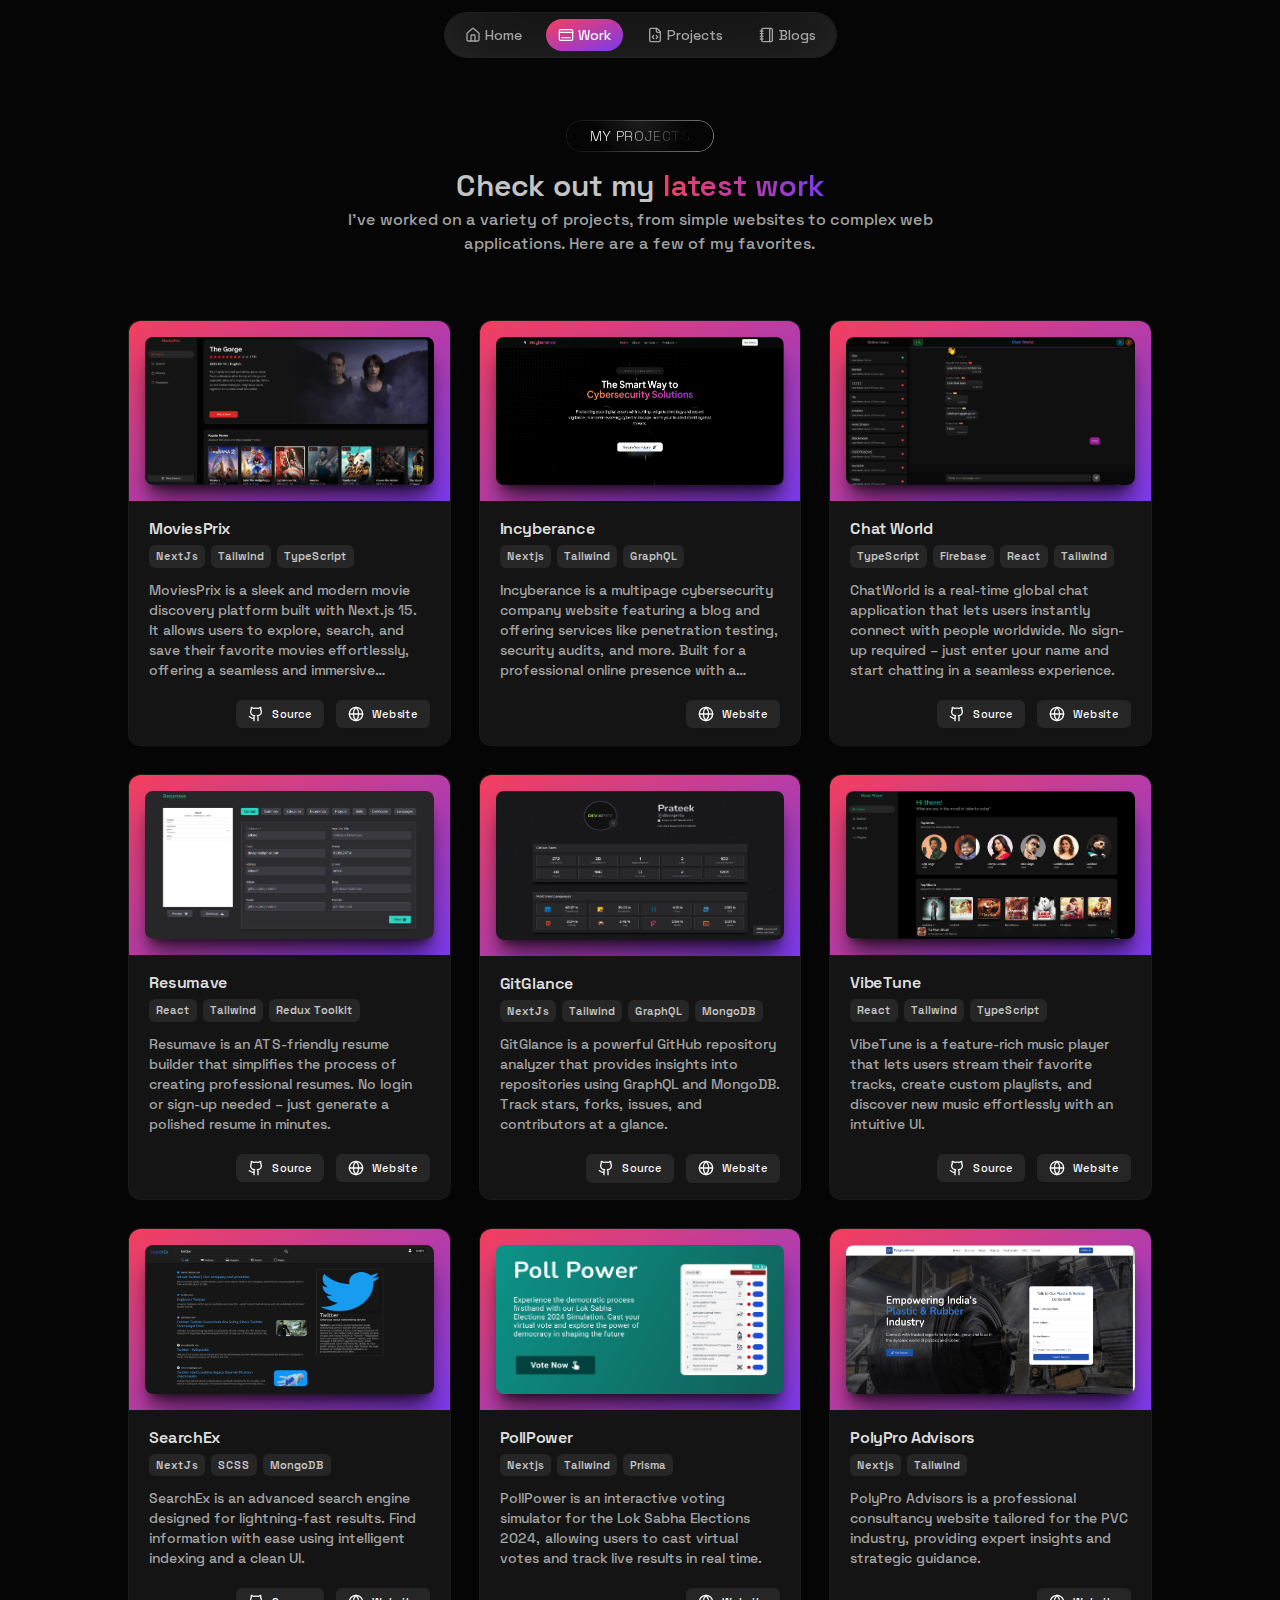
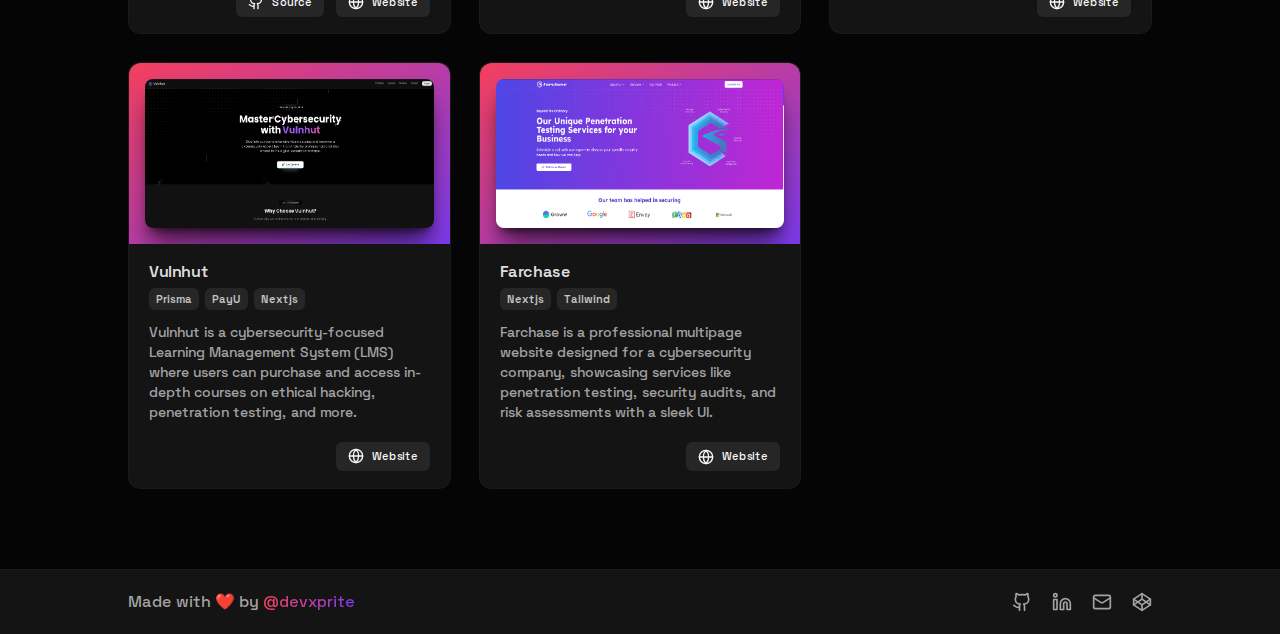
<file: work/index.html>
<!DOCTYPE html><html lang="en"><head><meta charSet="utf-8"/><meta name="viewport" content="width=device-width, initial-scale=1"/><link rel="preload" href="/_next/static/media/7cba1811e3c25a15-s.p.woff2" as="font" crossorigin="" type="font/woff2"/><link rel="preload" as="image" href="/images/moviesprix.png"/><link rel="preload" as="image" href="/images/incyberance.png"/><link rel="preload" as="image" href="/images/chatworld.png"/><link rel="preload" as="image" href="/images/resumave.png"/><link rel="preload" as="image" href="/images/gitglance.png"/><link rel="preload" as="image" href="/images/vibetune.png"/><link rel="preload" as="image" href="/images/searchex.png"/><link rel="preload" as="image" href="/images/pollpower.png"/><link rel="preload" as="image" href="/images/polypro.png"/><link rel="preload" as="image" href="/images/vulnhut.png"/><link rel="stylesheet" href="/_next/static/css/27091fb81d8108fc.css" data-precedence="next"/><link rel="stylesheet" href="/_next/static/css/0d887b28a198667d.css" data-precedence="next"/><link rel="preload" as="script" fetchPriority="low" href="/_next/static/chunks/webpack-c1a040decbc5da56.js"/><script src="/_next/static/chunks/4bd1b696-0637e86352f4dbfe.js" async=""></script><script src="/_next/static/chunks/517-fe42b93ce5c2d4da.js" async=""></script><script src="/_next/static/chunks/main-app-6e7e1ad8e290abd1.js" async=""></script><script src="/_next/static/chunks/181-ae2cda053c187c13.js" async=""></script><script src="/_next/static/chunks/173-16aecab5b06553f9.js" async=""></script><script src="/_next/static/chunks/765-29901bab30ccde07.js" async=""></script><script src="/_next/static/chunks/258-61b08912b229a4d8.js" async=""></script><script src="/_next/static/chunks/app/layout-12071f1d3356cf37.js" async=""></script><script src="/_next/static/chunks/27-f6ccb4cba7b25945.js" async=""></script><script src="/_next/static/chunks/app/(home)/page-04a0afc0662a0244.js" async=""></script><script src="/_next/static/chunks/app/work/page-572e56e0de532f10.js" async=""></script><link rel="preload" href="https://www.googletagmanager.com/gtag/js?id=G-M262SZH9E5" as="script"/><link rel="preload" as="image" href="/images/farchase.png"/><meta name="next-size-adjust" content=""/><meta name="google-site-verification" content="Y3rqy4PpAjNKWV2qv73HZT5avcfNh5AFDMvmhUeimPQ"/><title>Projects | Prateek Singh</title><meta name="description" content="I have worked on a variety of projects, from simple websites to complex web applications. Here are a few of my favorites."/><link rel="author" href="https://github.com/devxprite"/><meta name="author" content="Prateek Singh"/><link rel="manifest" href="/site.webmanifest"/><meta name="robots" content="index, follow"/><meta property="og:title" content="Projects | Prateek Singh"/><meta property="og:description" content="I have worked on a variety of projects, from simple websites to complex web applications. Here are a few of my favorites."/><meta property="og:site_name" content="Prateek Singh"/><meta property="og:image" content="https://devxprite.github.io/banner.png"/><meta property="og:image:width" content="1200"/><meta property="og:image:height" content="630"/><meta property="og:image:alt" content="Banner"/><meta property="og:type" content="website"/><meta name="twitter:card" content="summary_large_image"/><meta name="twitter:title" content="Projects | Prateek Singh"/><meta name="twitter:description" content="I have worked on a variety of projects, from simple websites to complex web applications. Here are a few of my favorites."/><meta name="twitter:image" content="https://devxprite.github.io/banner.png"/><link rel="icon" href="/favicon.ico" type="image/x-icon" sizes="16x16"/><script src="/_next/static/chunks/polyfills-42372ed130431b0a.js" noModule=""></script></head><body class="dark antialiased __className_bc0dcf"><header class="fixed top-0 left-0 p-3 w-full flex items-center justify-center z-50"><nav class="flex items-center justify-center gap-1.5 md:gap-3 rounded-full bg-card/75 border  border-secondary/75 backdrop-blur-md py-1.5 px-2  dark:[box-shadow:0_-20px_80px_-20px_#ffffff1c_inset]"><div><a class="flex items-center gap-[3px] md:gap-1 text-xs md:text-sm bg-green-500-0 px-2.5 md:px-3 py-1.5 rounded-full text-muted-foreground transition-all hover:bg-secondary" href="/"><svg xmlns="http://www.w3.org/2000/svg" width="24" height="24" viewBox="0 0 24 24" fill="none" stroke="currentColor" stroke-width="2" stroke-linecap="round" stroke-linejoin="round" class="lucide lucide-house size-3 md:size-4"><path d="M15 21v-8a1 1 0 0 0-1-1h-4a1 1 0 0 0-1 1v8"></path><path d="M3 10a2 2 0 0 1 .709-1.528l7-5.999a2 2 0 0 1 2.582 0l7 5.999A2 2 0 0 1 21 10v9a2 2 0 0 1-2 2H5a2 2 0 0 1-2-2z"></path></svg>Home</a></div><div><a class="flex items-center gap-[3px] md:gap-1 text-xs md:text-sm bg-green-500-0 px-2.5 md:px-3 py-1.5 rounded-full transition-all hover:bg-secondary gradient text-foreground" href="/work/"><svg xmlns="http://www.w3.org/2000/svg" width="24" height="24" viewBox="0 0 24 24" fill="none" stroke="currentColor" stroke-width="2" stroke-linecap="round" stroke-linejoin="round" class="lucide lucide-dock size-3 md:size-4"><path d="M2 8h20"></path><rect width="20" height="16" x="2" y="4" rx="2"></rect><path d="M6 16h12"></path></svg>Work</a></div><div><a class="flex items-center gap-[3px] md:gap-1 text-xs md:text-sm bg-green-500-0 px-2.5 md:px-3 py-1.5 rounded-full text-muted-foreground transition-all hover:bg-secondary" href="/projects/"><svg xmlns="http://www.w3.org/2000/svg" width="24" height="24" viewBox="0 0 24 24" fill="none" stroke="currentColor" stroke-width="2" stroke-linecap="round" stroke-linejoin="round" class="lucide lucide-file-code size-3 md:size-4"><path d="M10 12.5 8 15l2 2.5"></path><path d="m14 12.5 2 2.5-2 2.5"></path><path d="M14 2v4a2 2 0 0 0 2 2h4"></path><path d="M15 2H6a2 2 0 0 0-2 2v16a2 2 0 0 0 2 2h12a2 2 0 0 0 2-2V7z"></path></svg>Projects</a></div><div><a class="flex items-center gap-[3px] md:gap-1 text-xs md:text-sm bg-green-500-0 px-2.5 md:px-3 py-1.5 rounded-full text-muted-foreground transition-all hover:bg-secondary" href="/blogs/"><svg xmlns="http://www.w3.org/2000/svg" width="24" height="24" viewBox="0 0 24 24" fill="none" stroke="currentColor" stroke-width="2" stroke-linecap="round" stroke-linejoin="round" class="lucide lucide-notebook size-3 md:size-4"><path d="M2 6h4"></path><path d="M2 10h4"></path><path d="M2 14h4"></path><path d="M2 18h4"></path><rect width="16" height="20" x="4" y="2" rx="2"></rect><path d="M16 2v20"></path></svg>Blogs</a></div></nav></header><!--$--><div class="pt-10"><section class="w-full px-3 py-16 md:py-20 overflow-hidden relative"><div class="max-w-5xl mx-auto"><button class="relative px-5 md:px-6 backdrop-blur-xl transition-shadow duration-300 ease-in-out hover:shadow dark:bg-[radial-gradient(circle_at_50%_0%,hsl(var(--primary)/10%)_0%,transparent_60%)] dark:hover:shadow-[0_0_20px_hsl(var(--primary)/10%)] mx-auto font-bold mb-4 block text-xs md:text-sm rounded-full bg-background/80 py-1.5 capitalize" tabindex="0" style="--x:100%;transform:scale(0.8)"><span class="relative block size-full text-xs md:text-sm uppercase tracking-wide text-[rgb(0,0,0,65%)] dark:font-light dark:text-[rgb(255,255,255,90%)]" style="mask-image:linear-gradient(-75deg,hsl(var(--primary)) calc(var(--x) + 20%),transparent calc(var(--x) + 30%),hsl(var(--primary)) calc(var(--x) + 100%))">My Projects</span><span style="mask:linear-gradient(rgb(0,0,0), rgb(0,0,0)) content-box,linear-gradient(rgb(0,0,0), rgb(0,0,0));mask-composite:exclude" class="absolute inset-0 z-10 block rounded-[inherit] bg-[linear-gradient(-75deg,hsl(var(--primary)/10%)_calc(var(--x)+20%),hsl(var(--primary)/50%)_calc(var(--x)+25%),hsl(var(--primary)/10%)_calc(var(--x)+100%))] p-px"></span></button><h2 class="text-2xl md:text-3xl font-semibold text-foreground/80 text-center">Check out my <span class="text-gradient">latest work</span></h2><p class="mt-1 text-muted-foreground text-sm md:text-base font-medium max-w-2xl mx-auto text-center">I&#x27;ve worked on a variety of projects, from simple websites to complex web applications. Here are a few of my favorites.</p><div class="mt-10 md:mt-16 grid md:grid-cols-3 gap-6 md:gap-7"><div class="group relative flex size-full rounded-xl p-px overflow-hidden"><div class="absolute inset-px z-10 rounded-xl bg-card"></div><div class="relative z-30"><div class="rounded-xl h-full text-card-foreground shadow w-full relative"><div class="aspect-video md:aspect-[16/9] w-full overflow-hidden relative p-4"><div class="absolute inset-0 w-full h-full gradient rounded-t-xl"></div><img src="/images/moviesprix.png" class="z-10 relative size-full rounded-lg shadow-xl shadow-black/60" alt="MoviesPrix"/></div><div class="p-5 flex flex-col justify-center gap-2"><h3 class="font-semibold leading-none tracking-tight text-foreground/90">MoviesPrix</h3><div class=" flex flex-wrap gap-1.5"><div class="inline-flex items-center rounded-md border px-1.5 py-0.5 font-semibold transition-colors focus:outline-none focus:ring-2 focus:ring-ring focus:ring-offset-2 text-[11px] border-transparent bg-secondary text-secondary-foreground/75 hover:bg-secondary/80">NextJs</div><div class="inline-flex items-center rounded-md border px-1.5 py-0.5 font-semibold transition-colors focus:outline-none focus:ring-2 focus:ring-ring focus:ring-offset-2 text-[11px] border-transparent bg-secondary text-secondary-foreground/75 hover:bg-secondary/80">Tailwind</div><div class="inline-flex items-center rounded-md border px-1.5 py-0.5 font-semibold transition-colors focus:outline-none focus:ring-2 focus:ring-ring focus:ring-offset-2 text-[11px] border-transparent bg-secondary text-secondary-foreground/75 hover:bg-secondary/80">TypeScript</div></div><div class="text-muted-foreground mt-1 line-clamp-5 text-xs md:text-sm min-h-[4lh]">MoviesPrix is a sleek and modern movie discovery platform built with Next.js 15. It allows users to explore, search, and save their favorite movies effortlessly, offering a seamless and immersive experience.</div></div><div class="items-center p-5 pt-0 flex justify-end gap-3 pb-4"><a href="https://github.com/devxprite/MoviesPrix" target="_blank"><button class="inline-flex items-center justify-center gap-2 whitespace-nowrap font-medium transition-colors focus-visible:outline-none focus-visible:ring-1 focus-visible:ring-ring disabled:pointer-events-none disabled:opacity-50 [&amp;_svg]:pointer-events-none [&amp;_svg]:size-4 [&amp;_svg]:shrink-0 bg-secondary text-secondary-foreground shadow-sm hover:bg-secondary/80 h-auto py-1.5 rounded-md px-3 text-[11px]"><svg xmlns="http://www.w3.org/2000/svg" width="24" height="24" viewBox="0 0 24 24" fill="none" stroke="currentColor" stroke-width="2" stroke-linecap="round" stroke-linejoin="round" class="lucide lucide-github"><path d="M15 22v-4a4.8 4.8 0 0 0-1-3.5c3 0 6-2 6-5.5.08-1.25-.27-2.48-1-3.5.28-1.15.28-2.35 0-3.5 0 0-1 0-3 1.5-2.64-.5-5.36-.5-8 0C6 2 5 2 5 2c-.3 1.15-.3 2.35 0 3.5A5.403 5.403 0 0 0 4 9c0 3.5 3 5.5 6 5.5-.39.49-.68 1.05-.85 1.65-.17.6-.22 1.23-.15 1.85v4"></path><path d="M9 18c-4.51 2-5-2-7-2"></path></svg> Source</button></a><a href="https://moviesprix.vercel.app" target="_blank"><button class="inline-flex items-center justify-center gap-2 whitespace-nowrap font-medium transition-colors focus-visible:outline-none focus-visible:ring-1 focus-visible:ring-ring disabled:pointer-events-none disabled:opacity-50 [&amp;_svg]:pointer-events-none [&amp;_svg]:size-4 [&amp;_svg]:shrink-0 bg-secondary text-secondary-foreground shadow-sm hover:bg-secondary/80 h-auto py-1.5 rounded-md px-3 text-[11px]"><svg xmlns="http://www.w3.org/2000/svg" width="24" height="24" viewBox="0 0 24 24" fill="none" stroke="currentColor" stroke-width="2" stroke-linecap="round" stroke-linejoin="round" class="lucide lucide-globe"><circle cx="12" cy="12" r="10"></circle><path d="M12 2a14.5 14.5 0 0 0 0 20 14.5 14.5 0 0 0 0-20"></path><path d="M2 12h20"></path></svg> Website</button></a></div></div></div><div class="pointer-events-none absolute inset-px z-10 rounded-xl opacity-0 transition-opacity duration-300 " style="opacity:0.7;background:radial-gradient(250px circle at -250px -250px, #202020, transparent 100%)"></div><div class="pointer-events-none absolute inset-0 rounded-xl bg-border duration-300 group-hover:opacity-100" style="background:radial-gradient(250px circle at -250px -250px,
              #9333ea, 
              #f43f5e, 
              hsl(var(--border)) 100%
            )"></div></div><div class="group relative flex size-full rounded-xl p-px overflow-hidden"><div class="absolute inset-px z-10 rounded-xl bg-card"></div><div class="relative z-30"><div class="rounded-xl h-full text-card-foreground shadow w-full relative"><div class="aspect-video md:aspect-[16/9] w-full overflow-hidden relative p-4"><div class="absolute inset-0 w-full h-full gradient rounded-t-xl"></div><img src="/images/incyberance.png" class="z-10 relative size-full rounded-lg shadow-xl shadow-black/60" alt="Incyberance"/></div><div class="p-5 flex flex-col justify-center gap-2"><h3 class="font-semibold leading-none tracking-tight text-foreground/90">Incyberance</h3><div class=" flex flex-wrap gap-1.5"><div class="inline-flex items-center rounded-md border px-1.5 py-0.5 font-semibold transition-colors focus:outline-none focus:ring-2 focus:ring-ring focus:ring-offset-2 text-[11px] border-transparent bg-secondary text-secondary-foreground/75 hover:bg-secondary/80">Nextjs</div><div class="inline-flex items-center rounded-md border px-1.5 py-0.5 font-semibold transition-colors focus:outline-none focus:ring-2 focus:ring-ring focus:ring-offset-2 text-[11px] border-transparent bg-secondary text-secondary-foreground/75 hover:bg-secondary/80">Tailwind</div><div class="inline-flex items-center rounded-md border px-1.5 py-0.5 font-semibold transition-colors focus:outline-none focus:ring-2 focus:ring-ring focus:ring-offset-2 text-[11px] border-transparent bg-secondary text-secondary-foreground/75 hover:bg-secondary/80">GraphQL</div></div><div class="text-muted-foreground mt-1 line-clamp-5 text-xs md:text-sm min-h-[4lh]">Incyberance is a multipage cybersecurity company website featuring a blog and offering services like penetration testing, security audits, and more. Built for a professional online presence with a modern UI.</div></div><div class="items-center p-5 pt-0 flex justify-end gap-3 pb-4"><a href="https://incyberance.vercel.app/" target="_blank"><button class="inline-flex items-center justify-center gap-2 whitespace-nowrap font-medium transition-colors focus-visible:outline-none focus-visible:ring-1 focus-visible:ring-ring disabled:pointer-events-none disabled:opacity-50 [&amp;_svg]:pointer-events-none [&amp;_svg]:size-4 [&amp;_svg]:shrink-0 bg-secondary text-secondary-foreground shadow-sm hover:bg-secondary/80 h-auto py-1.5 rounded-md px-3 text-[11px]"><svg xmlns="http://www.w3.org/2000/svg" width="24" height="24" viewBox="0 0 24 24" fill="none" stroke="currentColor" stroke-width="2" stroke-linecap="round" stroke-linejoin="round" class="lucide lucide-globe"><circle cx="12" cy="12" r="10"></circle><path d="M12 2a14.5 14.5 0 0 0 0 20 14.5 14.5 0 0 0 0-20"></path><path d="M2 12h20"></path></svg> Website</button></a></div></div></div><div class="pointer-events-none absolute inset-px z-10 rounded-xl opacity-0 transition-opacity duration-300 " style="opacity:0.7;background:radial-gradient(250px circle at -250px -250px, #202020, transparent 100%)"></div><div class="pointer-events-none absolute inset-0 rounded-xl bg-border duration-300 group-hover:opacity-100" style="background:radial-gradient(250px circle at -250px -250px,
              #9333ea, 
              #f43f5e, 
              hsl(var(--border)) 100%
            )"></div></div><div class="group relative flex size-full rounded-xl p-px overflow-hidden"><div class="absolute inset-px z-10 rounded-xl bg-card"></div><div class="relative z-30"><div class="rounded-xl h-full text-card-foreground shadow w-full relative"><div class="aspect-video md:aspect-[16/9] w-full overflow-hidden relative p-4"><div class="absolute inset-0 w-full h-full gradient rounded-t-xl"></div><img src="/images/chatworld.png" class="z-10 relative size-full rounded-lg shadow-xl shadow-black/60" alt="Chat World"/></div><div class="p-5 flex flex-col justify-center gap-2"><h3 class="font-semibold leading-none tracking-tight text-foreground/90">Chat World</h3><div class=" flex flex-wrap gap-1.5"><div class="inline-flex items-center rounded-md border px-1.5 py-0.5 font-semibold transition-colors focus:outline-none focus:ring-2 focus:ring-ring focus:ring-offset-2 text-[11px] border-transparent bg-secondary text-secondary-foreground/75 hover:bg-secondary/80">TypeScript</div><div class="inline-flex items-center rounded-md border px-1.5 py-0.5 font-semibold transition-colors focus:outline-none focus:ring-2 focus:ring-ring focus:ring-offset-2 text-[11px] border-transparent bg-secondary text-secondary-foreground/75 hover:bg-secondary/80">Firebase</div><div class="inline-flex items-center rounded-md border px-1.5 py-0.5 font-semibold transition-colors focus:outline-none focus:ring-2 focus:ring-ring focus:ring-offset-2 text-[11px] border-transparent bg-secondary text-secondary-foreground/75 hover:bg-secondary/80">React</div><div class="inline-flex items-center rounded-md border px-1.5 py-0.5 font-semibold transition-colors focus:outline-none focus:ring-2 focus:ring-ring focus:ring-offset-2 text-[11px] border-transparent bg-secondary text-secondary-foreground/75 hover:bg-secondary/80">Tailwind</div></div><div class="text-muted-foreground mt-1 line-clamp-5 text-xs md:text-sm min-h-[4lh]">ChatWorld is a real-time global chat application that lets users instantly connect with people worldwide. No sign-up required – just enter your name and start chatting in a seamless experience.</div></div><div class="items-center p-5 pt-0 flex justify-end gap-3 pb-4"><a href="https://github.com/devxprite/Chat-World" target="_blank"><button class="inline-flex items-center justify-center gap-2 whitespace-nowrap font-medium transition-colors focus-visible:outline-none focus-visible:ring-1 focus-visible:ring-ring disabled:pointer-events-none disabled:opacity-50 [&amp;_svg]:pointer-events-none [&amp;_svg]:size-4 [&amp;_svg]:shrink-0 bg-secondary text-secondary-foreground shadow-sm hover:bg-secondary/80 h-auto py-1.5 rounded-md px-3 text-[11px]"><svg xmlns="http://www.w3.org/2000/svg" width="24" height="24" viewBox="0 0 24 24" fill="none" stroke="currentColor" stroke-width="2" stroke-linecap="round" stroke-linejoin="round" class="lucide lucide-github"><path d="M15 22v-4a4.8 4.8 0 0 0-1-3.5c3 0 6-2 6-5.5.08-1.25-.27-2.48-1-3.5.28-1.15.28-2.35 0-3.5 0 0-1 0-3 1.5-2.64-.5-5.36-.5-8 0C6 2 5 2 5 2c-.3 1.15-.3 2.35 0 3.5A5.403 5.403 0 0 0 4 9c0 3.5 3 5.5 6 5.5-.39.49-.68 1.05-.85 1.65-.17.6-.22 1.23-.15 1.85v4"></path><path d="M9 18c-4.51 2-5-2-7-2"></path></svg> Source</button></a><a href="https://chatworld.vercel.app/" target="_blank"><button class="inline-flex items-center justify-center gap-2 whitespace-nowrap font-medium transition-colors focus-visible:outline-none focus-visible:ring-1 focus-visible:ring-ring disabled:pointer-events-none disabled:opacity-50 [&amp;_svg]:pointer-events-none [&amp;_svg]:size-4 [&amp;_svg]:shrink-0 bg-secondary text-secondary-foreground shadow-sm hover:bg-secondary/80 h-auto py-1.5 rounded-md px-3 text-[11px]"><svg xmlns="http://www.w3.org/2000/svg" width="24" height="24" viewBox="0 0 24 24" fill="none" stroke="currentColor" stroke-width="2" stroke-linecap="round" stroke-linejoin="round" class="lucide lucide-globe"><circle cx="12" cy="12" r="10"></circle><path d="M12 2a14.5 14.5 0 0 0 0 20 14.5 14.5 0 0 0 0-20"></path><path d="M2 12h20"></path></svg> Website</button></a></div></div></div><div class="pointer-events-none absolute inset-px z-10 rounded-xl opacity-0 transition-opacity duration-300 " style="opacity:0.7;background:radial-gradient(250px circle at -250px -250px, #202020, transparent 100%)"></div><div class="pointer-events-none absolute inset-0 rounded-xl bg-border duration-300 group-hover:opacity-100" style="background:radial-gradient(250px circle at -250px -250px,
              #9333ea, 
              #f43f5e, 
              hsl(var(--border)) 100%
            )"></div></div><div class="group relative flex size-full rounded-xl p-px overflow-hidden"><div class="absolute inset-px z-10 rounded-xl bg-card"></div><div class="relative z-30"><div class="rounded-xl h-full text-card-foreground shadow w-full relative"><div class="aspect-video md:aspect-[16/9] w-full overflow-hidden relative p-4"><div class="absolute inset-0 w-full h-full gradient rounded-t-xl"></div><img src="/images/resumave.png" class="z-10 relative size-full rounded-lg shadow-xl shadow-black/60" alt="Resumave"/></div><div class="p-5 flex flex-col justify-center gap-2"><h3 class="font-semibold leading-none tracking-tight text-foreground/90">Resumave</h3><div class=" flex flex-wrap gap-1.5"><div class="inline-flex items-center rounded-md border px-1.5 py-0.5 font-semibold transition-colors focus:outline-none focus:ring-2 focus:ring-ring focus:ring-offset-2 text-[11px] border-transparent bg-secondary text-secondary-foreground/75 hover:bg-secondary/80">React</div><div class="inline-flex items-center rounded-md border px-1.5 py-0.5 font-semibold transition-colors focus:outline-none focus:ring-2 focus:ring-ring focus:ring-offset-2 text-[11px] border-transparent bg-secondary text-secondary-foreground/75 hover:bg-secondary/80">Tailwind</div><div class="inline-flex items-center rounded-md border px-1.5 py-0.5 font-semibold transition-colors focus:outline-none focus:ring-2 focus:ring-ring focus:ring-offset-2 text-[11px] border-transparent bg-secondary text-secondary-foreground/75 hover:bg-secondary/80">Redux Toolkit</div></div><div class="text-muted-foreground mt-1 line-clamp-5 text-xs md:text-sm min-h-[4lh]">Resumave is an ATS-friendly resume builder that simplifies the process of creating professional resumes. No login or sign-up needed – just generate a polished resume in minutes.</div></div><div class="items-center p-5 pt-0 flex justify-end gap-3 pb-4"><a href="https://github.com/devxprite/resumave" target="_blank"><button class="inline-flex items-center justify-center gap-2 whitespace-nowrap font-medium transition-colors focus-visible:outline-none focus-visible:ring-1 focus-visible:ring-ring disabled:pointer-events-none disabled:opacity-50 [&amp;_svg]:pointer-events-none [&amp;_svg]:size-4 [&amp;_svg]:shrink-0 bg-secondary text-secondary-foreground shadow-sm hover:bg-secondary/80 h-auto py-1.5 rounded-md px-3 text-[11px]"><svg xmlns="http://www.w3.org/2000/svg" width="24" height="24" viewBox="0 0 24 24" fill="none" stroke="currentColor" stroke-width="2" stroke-linecap="round" stroke-linejoin="round" class="lucide lucide-github"><path d="M15 22v-4a4.8 4.8 0 0 0-1-3.5c3 0 6-2 6-5.5.08-1.25-.27-2.48-1-3.5.28-1.15.28-2.35 0-3.5 0 0-1 0-3 1.5-2.64-.5-5.36-.5-8 0C6 2 5 2 5 2c-.3 1.15-.3 2.35 0 3.5A5.403 5.403 0 0 0 4 9c0 3.5 3 5.5 6 5.5-.39.49-.68 1.05-.85 1.65-.17.6-.22 1.23-.15 1.85v4"></path><path d="M9 18c-4.51 2-5-2-7-2"></path></svg> Source</button></a><a href="https://resumave.vercel.app" target="_blank"><button class="inline-flex items-center justify-center gap-2 whitespace-nowrap font-medium transition-colors focus-visible:outline-none focus-visible:ring-1 focus-visible:ring-ring disabled:pointer-events-none disabled:opacity-50 [&amp;_svg]:pointer-events-none [&amp;_svg]:size-4 [&amp;_svg]:shrink-0 bg-secondary text-secondary-foreground shadow-sm hover:bg-secondary/80 h-auto py-1.5 rounded-md px-3 text-[11px]"><svg xmlns="http://www.w3.org/2000/svg" width="24" height="24" viewBox="0 0 24 24" fill="none" stroke="currentColor" stroke-width="2" stroke-linecap="round" stroke-linejoin="round" class="lucide lucide-globe"><circle cx="12" cy="12" r="10"></circle><path d="M12 2a14.5 14.5 0 0 0 0 20 14.5 14.5 0 0 0 0-20"></path><path d="M2 12h20"></path></svg> Website</button></a></div></div></div><div class="pointer-events-none absolute inset-px z-10 rounded-xl opacity-0 transition-opacity duration-300 " style="opacity:0.7;background:radial-gradient(250px circle at -250px -250px, #202020, transparent 100%)"></div><div class="pointer-events-none absolute inset-0 rounded-xl bg-border duration-300 group-hover:opacity-100" style="background:radial-gradient(250px circle at -250px -250px,
              #9333ea, 
              #f43f5e, 
              hsl(var(--border)) 100%
            )"></div></div><div class="group relative flex size-full rounded-xl p-px overflow-hidden"><div class="absolute inset-px z-10 rounded-xl bg-card"></div><div class="relative z-30"><div class="rounded-xl h-full text-card-foreground shadow w-full relative"><div class="aspect-video md:aspect-[16/9] w-full overflow-hidden relative p-4"><div class="absolute inset-0 w-full h-full gradient rounded-t-xl"></div><img src="/images/gitglance.png" class="z-10 relative size-full rounded-lg shadow-xl shadow-black/60" alt="GitGlance"/></div><div class="p-5 flex flex-col justify-center gap-2"><h3 class="font-semibold leading-none tracking-tight text-foreground/90">GitGlance</h3><div class=" flex flex-wrap gap-1.5"><div class="inline-flex items-center rounded-md border px-1.5 py-0.5 font-semibold transition-colors focus:outline-none focus:ring-2 focus:ring-ring focus:ring-offset-2 text-[11px] border-transparent bg-secondary text-secondary-foreground/75 hover:bg-secondary/80">NextJs</div><div class="inline-flex items-center rounded-md border px-1.5 py-0.5 font-semibold transition-colors focus:outline-none focus:ring-2 focus:ring-ring focus:ring-offset-2 text-[11px] border-transparent bg-secondary text-secondary-foreground/75 hover:bg-secondary/80">Tailwind</div><div class="inline-flex items-center rounded-md border px-1.5 py-0.5 font-semibold transition-colors focus:outline-none focus:ring-2 focus:ring-ring focus:ring-offset-2 text-[11px] border-transparent bg-secondary text-secondary-foreground/75 hover:bg-secondary/80">GraphQL</div><div class="inline-flex items-center rounded-md border px-1.5 py-0.5 font-semibold transition-colors focus:outline-none focus:ring-2 focus:ring-ring focus:ring-offset-2 text-[11px] border-transparent bg-secondary text-secondary-foreground/75 hover:bg-secondary/80">MongoDB</div></div><div class="text-muted-foreground mt-1 line-clamp-5 text-xs md:text-sm min-h-[4lh]">GitGlance is a powerful GitHub repository analyzer that provides insights into repositories using GraphQL and MongoDB. Track stars, forks, issues, and contributors at a glance.</div></div><div class="items-center p-5 pt-0 flex justify-end gap-3 pb-4"><a href="https://github.com/devxprite/gitglance" target="_blank"><button class="inline-flex items-center justify-center gap-2 whitespace-nowrap font-medium transition-colors focus-visible:outline-none focus-visible:ring-1 focus-visible:ring-ring disabled:pointer-events-none disabled:opacity-50 [&amp;_svg]:pointer-events-none [&amp;_svg]:size-4 [&amp;_svg]:shrink-0 bg-secondary text-secondary-foreground shadow-sm hover:bg-secondary/80 h-auto py-1.5 rounded-md px-3 text-[11px]"><svg xmlns="http://www.w3.org/2000/svg" width="24" height="24" viewBox="0 0 24 24" fill="none" stroke="currentColor" stroke-width="2" stroke-linecap="round" stroke-linejoin="round" class="lucide lucide-github"><path d="M15 22v-4a4.8 4.8 0 0 0-1-3.5c3 0 6-2 6-5.5.08-1.25-.27-2.48-1-3.5.28-1.15.28-2.35 0-3.5 0 0-1 0-3 1.5-2.64-.5-5.36-.5-8 0C6 2 5 2 5 2c-.3 1.15-.3 2.35 0 3.5A5.403 5.403 0 0 0 4 9c0 3.5 3 5.5 6 5.5-.39.49-.68 1.05-.85 1.65-.17.6-.22 1.23-.15 1.85v4"></path><path d="M9 18c-4.51 2-5-2-7-2"></path></svg> Source</button></a><a href="https://gitglance.vercel.app/" target="_blank"><button class="inline-flex items-center justify-center gap-2 whitespace-nowrap font-medium transition-colors focus-visible:outline-none focus-visible:ring-1 focus-visible:ring-ring disabled:pointer-events-none disabled:opacity-50 [&amp;_svg]:pointer-events-none [&amp;_svg]:size-4 [&amp;_svg]:shrink-0 bg-secondary text-secondary-foreground shadow-sm hover:bg-secondary/80 h-auto py-1.5 rounded-md px-3 text-[11px]"><svg xmlns="http://www.w3.org/2000/svg" width="24" height="24" viewBox="0 0 24 24" fill="none" stroke="currentColor" stroke-width="2" stroke-linecap="round" stroke-linejoin="round" class="lucide lucide-globe"><circle cx="12" cy="12" r="10"></circle><path d="M12 2a14.5 14.5 0 0 0 0 20 14.5 14.5 0 0 0 0-20"></path><path d="M2 12h20"></path></svg> Website</button></a></div></div></div><div class="pointer-events-none absolute inset-px z-10 rounded-xl opacity-0 transition-opacity duration-300 " style="opacity:0.7;background:radial-gradient(250px circle at -250px -250px, #202020, transparent 100%)"></div><div class="pointer-events-none absolute inset-0 rounded-xl bg-border duration-300 group-hover:opacity-100" style="background:radial-gradient(250px circle at -250px -250px,
              #9333ea, 
              #f43f5e, 
              hsl(var(--border)) 100%
            )"></div></div><div class="group relative flex size-full rounded-xl p-px overflow-hidden"><div class="absolute inset-px z-10 rounded-xl bg-card"></div><div class="relative z-30"><div class="rounded-xl h-full text-card-foreground shadow w-full relative"><div class="aspect-video md:aspect-[16/9] w-full overflow-hidden relative p-4"><div class="absolute inset-0 w-full h-full gradient rounded-t-xl"></div><img src="/images/vibetune.png" class="z-10 relative size-full rounded-lg shadow-xl shadow-black/60" alt="VibeTune"/></div><div class="p-5 flex flex-col justify-center gap-2"><h3 class="font-semibold leading-none tracking-tight text-foreground/90">VibeTune</h3><div class=" flex flex-wrap gap-1.5"><div class="inline-flex items-center rounded-md border px-1.5 py-0.5 font-semibold transition-colors focus:outline-none focus:ring-2 focus:ring-ring focus:ring-offset-2 text-[11px] border-transparent bg-secondary text-secondary-foreground/75 hover:bg-secondary/80">React</div><div class="inline-flex items-center rounded-md border px-1.5 py-0.5 font-semibold transition-colors focus:outline-none focus:ring-2 focus:ring-ring focus:ring-offset-2 text-[11px] border-transparent bg-secondary text-secondary-foreground/75 hover:bg-secondary/80">Tailwind</div><div class="inline-flex items-center rounded-md border px-1.5 py-0.5 font-semibold transition-colors focus:outline-none focus:ring-2 focus:ring-ring focus:ring-offset-2 text-[11px] border-transparent bg-secondary text-secondary-foreground/75 hover:bg-secondary/80">TypeScript</div></div><div class="text-muted-foreground mt-1 line-clamp-5 text-xs md:text-sm min-h-[4lh]">VibeTune is a feature-rich music player that lets users stream their favorite tracks, create custom playlists, and discover new music effortlessly with an intuitive UI.</div></div><div class="items-center p-5 pt-0 flex justify-end gap-3 pb-4"><a href="https://github.com/devxprite/VibeTune" target="_blank"><button class="inline-flex items-center justify-center gap-2 whitespace-nowrap font-medium transition-colors focus-visible:outline-none focus-visible:ring-1 focus-visible:ring-ring disabled:pointer-events-none disabled:opacity-50 [&amp;_svg]:pointer-events-none [&amp;_svg]:size-4 [&amp;_svg]:shrink-0 bg-secondary text-secondary-foreground shadow-sm hover:bg-secondary/80 h-auto py-1.5 rounded-md px-3 text-[11px]"><svg xmlns="http://www.w3.org/2000/svg" width="24" height="24" viewBox="0 0 24 24" fill="none" stroke="currentColor" stroke-width="2" stroke-linecap="round" stroke-linejoin="round" class="lucide lucide-github"><path d="M15 22v-4a4.8 4.8 0 0 0-1-3.5c3 0 6-2 6-5.5.08-1.25-.27-2.48-1-3.5.28-1.15.28-2.35 0-3.5 0 0-1 0-3 1.5-2.64-.5-5.36-.5-8 0C6 2 5 2 5 2c-.3 1.15-.3 2.35 0 3.5A5.403 5.403 0 0 0 4 9c0 3.5 3 5.5 6 5.5-.39.49-.68 1.05-.85 1.65-.17.6-.22 1.23-.15 1.85v4"></path><path d="M9 18c-4.51 2-5-2-7-2"></path></svg> Source</button></a><a href="https://vibetune.vercel.app/" target="_blank"><button class="inline-flex items-center justify-center gap-2 whitespace-nowrap font-medium transition-colors focus-visible:outline-none focus-visible:ring-1 focus-visible:ring-ring disabled:pointer-events-none disabled:opacity-50 [&amp;_svg]:pointer-events-none [&amp;_svg]:size-4 [&amp;_svg]:shrink-0 bg-secondary text-secondary-foreground shadow-sm hover:bg-secondary/80 h-auto py-1.5 rounded-md px-3 text-[11px]"><svg xmlns="http://www.w3.org/2000/svg" width="24" height="24" viewBox="0 0 24 24" fill="none" stroke="currentColor" stroke-width="2" stroke-linecap="round" stroke-linejoin="round" class="lucide lucide-globe"><circle cx="12" cy="12" r="10"></circle><path d="M12 2a14.5 14.5 0 0 0 0 20 14.5 14.5 0 0 0 0-20"></path><path d="M2 12h20"></path></svg> Website</button></a></div></div></div><div class="pointer-events-none absolute inset-px z-10 rounded-xl opacity-0 transition-opacity duration-300 " style="opacity:0.7;background:radial-gradient(250px circle at -250px -250px, #202020, transparent 100%)"></div><div class="pointer-events-none absolute inset-0 rounded-xl bg-border duration-300 group-hover:opacity-100" style="background:radial-gradient(250px circle at -250px -250px,
              #9333ea, 
              #f43f5e, 
              hsl(var(--border)) 100%
            )"></div></div><div class="group relative flex size-full rounded-xl p-px overflow-hidden"><div class="absolute inset-px z-10 rounded-xl bg-card"></div><div class="relative z-30"><div class="rounded-xl h-full text-card-foreground shadow w-full relative"><div class="aspect-video md:aspect-[16/9] w-full overflow-hidden relative p-4"><div class="absolute inset-0 w-full h-full gradient rounded-t-xl"></div><img src="/images/searchex.png" class="z-10 relative size-full rounded-lg shadow-xl shadow-black/60" alt="SearchEx"/></div><div class="p-5 flex flex-col justify-center gap-2"><h3 class="font-semibold leading-none tracking-tight text-foreground/90">SearchEx</h3><div class=" flex flex-wrap gap-1.5"><div class="inline-flex items-center rounded-md border px-1.5 py-0.5 font-semibold transition-colors focus:outline-none focus:ring-2 focus:ring-ring focus:ring-offset-2 text-[11px] border-transparent bg-secondary text-secondary-foreground/75 hover:bg-secondary/80">NextJs</div><div class="inline-flex items-center rounded-md border px-1.5 py-0.5 font-semibold transition-colors focus:outline-none focus:ring-2 focus:ring-ring focus:ring-offset-2 text-[11px] border-transparent bg-secondary text-secondary-foreground/75 hover:bg-secondary/80">SCSS</div><div class="inline-flex items-center rounded-md border px-1.5 py-0.5 font-semibold transition-colors focus:outline-none focus:ring-2 focus:ring-ring focus:ring-offset-2 text-[11px] border-transparent bg-secondary text-secondary-foreground/75 hover:bg-secondary/80">MongoDB</div></div><div class="text-muted-foreground mt-1 line-clamp-5 text-xs md:text-sm min-h-[4lh]">SearchEx is an advanced search engine designed for lightning-fast results. Find information with ease using intelligent indexing and a clean UI.</div></div><div class="items-center p-5 pt-0 flex justify-end gap-3 pb-4"><a href="https://github.com/devxprite/SearchEx" target="_blank"><button class="inline-flex items-center justify-center gap-2 whitespace-nowrap font-medium transition-colors focus-visible:outline-none focus-visible:ring-1 focus-visible:ring-ring disabled:pointer-events-none disabled:opacity-50 [&amp;_svg]:pointer-events-none [&amp;_svg]:size-4 [&amp;_svg]:shrink-0 bg-secondary text-secondary-foreground shadow-sm hover:bg-secondary/80 h-auto py-1.5 rounded-md px-3 text-[11px]"><svg xmlns="http://www.w3.org/2000/svg" width="24" height="24" viewBox="0 0 24 24" fill="none" stroke="currentColor" stroke-width="2" stroke-linecap="round" stroke-linejoin="round" class="lucide lucide-github"><path d="M15 22v-4a4.8 4.8 0 0 0-1-3.5c3 0 6-2 6-5.5.08-1.25-.27-2.48-1-3.5.28-1.15.28-2.35 0-3.5 0 0-1 0-3 1.5-2.64-.5-5.36-.5-8 0C6 2 5 2 5 2c-.3 1.15-.3 2.35 0 3.5A5.403 5.403 0 0 0 4 9c0 3.5 3 5.5 6 5.5-.39.49-.68 1.05-.85 1.65-.17.6-.22 1.23-.15 1.85v4"></path><path d="M9 18c-4.51 2-5-2-7-2"></path></svg> Source</button></a><a href="https://searchex.vercel.app" target="_blank"><button class="inline-flex items-center justify-center gap-2 whitespace-nowrap font-medium transition-colors focus-visible:outline-none focus-visible:ring-1 focus-visible:ring-ring disabled:pointer-events-none disabled:opacity-50 [&amp;_svg]:pointer-events-none [&amp;_svg]:size-4 [&amp;_svg]:shrink-0 bg-secondary text-secondary-foreground shadow-sm hover:bg-secondary/80 h-auto py-1.5 rounded-md px-3 text-[11px]"><svg xmlns="http://www.w3.org/2000/svg" width="24" height="24" viewBox="0 0 24 24" fill="none" stroke="currentColor" stroke-width="2" stroke-linecap="round" stroke-linejoin="round" class="lucide lucide-globe"><circle cx="12" cy="12" r="10"></circle><path d="M12 2a14.5 14.5 0 0 0 0 20 14.5 14.5 0 0 0 0-20"></path><path d="M2 12h20"></path></svg> Website</button></a></div></div></div><div class="pointer-events-none absolute inset-px z-10 rounded-xl opacity-0 transition-opacity duration-300 " style="opacity:0.7;background:radial-gradient(250px circle at -250px -250px, #202020, transparent 100%)"></div><div class="pointer-events-none absolute inset-0 rounded-xl bg-border duration-300 group-hover:opacity-100" style="background:radial-gradient(250px circle at -250px -250px,
              #9333ea, 
              #f43f5e, 
              hsl(var(--border)) 100%
            )"></div></div><div class="group relative flex size-full rounded-xl p-px overflow-hidden"><div class="absolute inset-px z-10 rounded-xl bg-card"></div><div class="relative z-30"><div class="rounded-xl h-full text-card-foreground shadow w-full relative"><div class="aspect-video md:aspect-[16/9] w-full overflow-hidden relative p-4"><div class="absolute inset-0 w-full h-full gradient rounded-t-xl"></div><img src="/images/pollpower.png" class="z-10 relative size-full rounded-lg shadow-xl shadow-black/60" alt="PollPower"/></div><div class="p-5 flex flex-col justify-center gap-2"><h3 class="font-semibold leading-none tracking-tight text-foreground/90">PollPower</h3><div class=" flex flex-wrap gap-1.5"><div class="inline-flex items-center rounded-md border px-1.5 py-0.5 font-semibold transition-colors focus:outline-none focus:ring-2 focus:ring-ring focus:ring-offset-2 text-[11px] border-transparent bg-secondary text-secondary-foreground/75 hover:bg-secondary/80">Nextjs</div><div class="inline-flex items-center rounded-md border px-1.5 py-0.5 font-semibold transition-colors focus:outline-none focus:ring-2 focus:ring-ring focus:ring-offset-2 text-[11px] border-transparent bg-secondary text-secondary-foreground/75 hover:bg-secondary/80">Tailwind</div><div class="inline-flex items-center rounded-md border px-1.5 py-0.5 font-semibold transition-colors focus:outline-none focus:ring-2 focus:ring-ring focus:ring-offset-2 text-[11px] border-transparent bg-secondary text-secondary-foreground/75 hover:bg-secondary/80">Prisma</div></div><div class="text-muted-foreground mt-1 line-clamp-5 text-xs md:text-sm min-h-[4lh]">PollPower is an interactive voting simulator for the Lok Sabha Elections 2024, allowing users to cast virtual votes and track live results in real time.</div></div><div class="items-center p-5 pt-0 flex justify-end gap-3 pb-4"><a href="https://pollpower.vercel.app/" target="_blank"><button class="inline-flex items-center justify-center gap-2 whitespace-nowrap font-medium transition-colors focus-visible:outline-none focus-visible:ring-1 focus-visible:ring-ring disabled:pointer-events-none disabled:opacity-50 [&amp;_svg]:pointer-events-none [&amp;_svg]:size-4 [&amp;_svg]:shrink-0 bg-secondary text-secondary-foreground shadow-sm hover:bg-secondary/80 h-auto py-1.5 rounded-md px-3 text-[11px]"><svg xmlns="http://www.w3.org/2000/svg" width="24" height="24" viewBox="0 0 24 24" fill="none" stroke="currentColor" stroke-width="2" stroke-linecap="round" stroke-linejoin="round" class="lucide lucide-globe"><circle cx="12" cy="12" r="10"></circle><path d="M12 2a14.5 14.5 0 0 0 0 20 14.5 14.5 0 0 0 0-20"></path><path d="M2 12h20"></path></svg> Website</button></a></div></div></div><div class="pointer-events-none absolute inset-px z-10 rounded-xl opacity-0 transition-opacity duration-300 " style="opacity:0.7;background:radial-gradient(250px circle at -250px -250px, #202020, transparent 100%)"></div><div class="pointer-events-none absolute inset-0 rounded-xl bg-border duration-300 group-hover:opacity-100" style="background:radial-gradient(250px circle at -250px -250px,
              #9333ea, 
              #f43f5e, 
              hsl(var(--border)) 100%
            )"></div></div><div class="group relative flex size-full rounded-xl p-px overflow-hidden"><div class="absolute inset-px z-10 rounded-xl bg-card"></div><div class="relative z-30"><div class="rounded-xl h-full text-card-foreground shadow w-full relative"><div class="aspect-video md:aspect-[16/9] w-full overflow-hidden relative p-4"><div class="absolute inset-0 w-full h-full gradient rounded-t-xl"></div><img src="/images/polypro.png" class="z-10 relative size-full rounded-lg shadow-xl shadow-black/60" alt="PolyPro Advisors"/></div><div class="p-5 flex flex-col justify-center gap-2"><h3 class="font-semibold leading-none tracking-tight text-foreground/90">PolyPro Advisors</h3><div class=" flex flex-wrap gap-1.5"><div class="inline-flex items-center rounded-md border px-1.5 py-0.5 font-semibold transition-colors focus:outline-none focus:ring-2 focus:ring-ring focus:ring-offset-2 text-[11px] border-transparent bg-secondary text-secondary-foreground/75 hover:bg-secondary/80">Nextjs</div><div class="inline-flex items-center rounded-md border px-1.5 py-0.5 font-semibold transition-colors focus:outline-none focus:ring-2 focus:ring-ring focus:ring-offset-2 text-[11px] border-transparent bg-secondary text-secondary-foreground/75 hover:bg-secondary/80">Tailwind</div></div><div class="text-muted-foreground mt-1 line-clamp-5 text-xs md:text-sm min-h-[4lh]">PolyPro Advisors is a professional consultancy website tailored for the PVC industry, providing expert insights and strategic guidance.</div></div><div class="items-center p-5 pt-0 flex justify-end gap-3 pb-4"><a href="https://polyproadvisors.in" target="_blank"><button class="inline-flex items-center justify-center gap-2 whitespace-nowrap font-medium transition-colors focus-visible:outline-none focus-visible:ring-1 focus-visible:ring-ring disabled:pointer-events-none disabled:opacity-50 [&amp;_svg]:pointer-events-none [&amp;_svg]:size-4 [&amp;_svg]:shrink-0 bg-secondary text-secondary-foreground shadow-sm hover:bg-secondary/80 h-auto py-1.5 rounded-md px-3 text-[11px]"><svg xmlns="http://www.w3.org/2000/svg" width="24" height="24" viewBox="0 0 24 24" fill="none" stroke="currentColor" stroke-width="2" stroke-linecap="round" stroke-linejoin="round" class="lucide lucide-globe"><circle cx="12" cy="12" r="10"></circle><path d="M12 2a14.5 14.5 0 0 0 0 20 14.5 14.5 0 0 0 0-20"></path><path d="M2 12h20"></path></svg> Website</button></a></div></div></div><div class="pointer-events-none absolute inset-px z-10 rounded-xl opacity-0 transition-opacity duration-300 " style="opacity:0.7;background:radial-gradient(250px circle at -250px -250px, #202020, transparent 100%)"></div><div class="pointer-events-none absolute inset-0 rounded-xl bg-border duration-300 group-hover:opacity-100" style="background:radial-gradient(250px circle at -250px -250px,
              #9333ea, 
              #f43f5e, 
              hsl(var(--border)) 100%
            )"></div></div><div class="group relative flex size-full rounded-xl p-px overflow-hidden"><div class="absolute inset-px z-10 rounded-xl bg-card"></div><div class="relative z-30"><div class="rounded-xl h-full text-card-foreground shadow w-full relative"><div class="aspect-video md:aspect-[16/9] w-full overflow-hidden relative p-4"><div class="absolute inset-0 w-full h-full gradient rounded-t-xl"></div><img src="/images/vulnhut.png" class="z-10 relative size-full rounded-lg shadow-xl shadow-black/60" alt="Vulnhut"/></div><div class="p-5 flex flex-col justify-center gap-2"><h3 class="font-semibold leading-none tracking-tight text-foreground/90">Vulnhut</h3><div class=" flex flex-wrap gap-1.5"><div class="inline-flex items-center rounded-md border px-1.5 py-0.5 font-semibold transition-colors focus:outline-none focus:ring-2 focus:ring-ring focus:ring-offset-2 text-[11px] border-transparent bg-secondary text-secondary-foreground/75 hover:bg-secondary/80">Prisma</div><div class="inline-flex items-center rounded-md border px-1.5 py-0.5 font-semibold transition-colors focus:outline-none focus:ring-2 focus:ring-ring focus:ring-offset-2 text-[11px] border-transparent bg-secondary text-secondary-foreground/75 hover:bg-secondary/80">PayU</div><div class="inline-flex items-center rounded-md border px-1.5 py-0.5 font-semibold transition-colors focus:outline-none focus:ring-2 focus:ring-ring focus:ring-offset-2 text-[11px] border-transparent bg-secondary text-secondary-foreground/75 hover:bg-secondary/80">Nextjs</div></div><div class="text-muted-foreground mt-1 line-clamp-5 text-xs md:text-sm min-h-[4lh]">Vulnhut is a cybersecurity-focused Learning Management System (LMS) where users can purchase and access in-depth courses on ethical hacking, penetration testing, and more.</div></div><div class="items-center p-5 pt-0 flex justify-end gap-3 pb-4"><a href="https://vulnhut.vercel.app/" target="_blank"><button class="inline-flex items-center justify-center gap-2 whitespace-nowrap font-medium transition-colors focus-visible:outline-none focus-visible:ring-1 focus-visible:ring-ring disabled:pointer-events-none disabled:opacity-50 [&amp;_svg]:pointer-events-none [&amp;_svg]:size-4 [&amp;_svg]:shrink-0 bg-secondary text-secondary-foreground shadow-sm hover:bg-secondary/80 h-auto py-1.5 rounded-md px-3 text-[11px]"><svg xmlns="http://www.w3.org/2000/svg" width="24" height="24" viewBox="0 0 24 24" fill="none" stroke="currentColor" stroke-width="2" stroke-linecap="round" stroke-linejoin="round" class="lucide lucide-globe"><circle cx="12" cy="12" r="10"></circle><path d="M12 2a14.5 14.5 0 0 0 0 20 14.5 14.5 0 0 0 0-20"></path><path d="M2 12h20"></path></svg> Website</button></a></div></div></div><div class="pointer-events-none absolute inset-px z-10 rounded-xl opacity-0 transition-opacity duration-300 " style="opacity:0.7;background:radial-gradient(250px circle at -250px -250px, #202020, transparent 100%)"></div><div class="pointer-events-none absolute inset-0 rounded-xl bg-border duration-300 group-hover:opacity-100" style="background:radial-gradient(250px circle at -250px -250px,
              #9333ea, 
              #f43f5e, 
              hsl(var(--border)) 100%
            )"></div></div><div class="group relative flex size-full rounded-xl p-px overflow-hidden"><div class="absolute inset-px z-10 rounded-xl bg-card"></div><div class="relative z-30"><div class="rounded-xl h-full text-card-foreground shadow w-full relative"><div class="aspect-video md:aspect-[16/9] w-full overflow-hidden relative p-4"><div class="absolute inset-0 w-full h-full gradient rounded-t-xl"></div><img src="/images/farchase.png" class="z-10 relative size-full rounded-lg shadow-xl shadow-black/60" alt="Farchase"/></div><div class="p-5 flex flex-col justify-center gap-2"><h3 class="font-semibold leading-none tracking-tight text-foreground/90">Farchase</h3><div class=" flex flex-wrap gap-1.5"><div class="inline-flex items-center rounded-md border px-1.5 py-0.5 font-semibold transition-colors focus:outline-none focus:ring-2 focus:ring-ring focus:ring-offset-2 text-[11px] border-transparent bg-secondary text-secondary-foreground/75 hover:bg-secondary/80">Nextjs</div><div class="inline-flex items-center rounded-md border px-1.5 py-0.5 font-semibold transition-colors focus:outline-none focus:ring-2 focus:ring-ring focus:ring-offset-2 text-[11px] border-transparent bg-secondary text-secondary-foreground/75 hover:bg-secondary/80">Tailwind</div></div><div class="text-muted-foreground mt-1 line-clamp-5 text-xs md:text-sm min-h-[4lh]">Farchase is a professional multipage website designed for a cybersecurity company, showcasing services like penetration testing, security audits, and risk assessments with a sleek UI.</div></div><div class="items-center p-5 pt-0 flex justify-end gap-3 pb-4"><a href="https://farchase.vercel.app/" target="_blank"><button class="inline-flex items-center justify-center gap-2 whitespace-nowrap font-medium transition-colors focus-visible:outline-none focus-visible:ring-1 focus-visible:ring-ring disabled:pointer-events-none disabled:opacity-50 [&amp;_svg]:pointer-events-none [&amp;_svg]:size-4 [&amp;_svg]:shrink-0 bg-secondary text-secondary-foreground shadow-sm hover:bg-secondary/80 h-auto py-1.5 rounded-md px-3 text-[11px]"><svg xmlns="http://www.w3.org/2000/svg" width="24" height="24" viewBox="0 0 24 24" fill="none" stroke="currentColor" stroke-width="2" stroke-linecap="round" stroke-linejoin="round" class="lucide lucide-globe"><circle cx="12" cy="12" r="10"></circle><path d="M12 2a14.5 14.5 0 0 0 0 20 14.5 14.5 0 0 0 0-20"></path><path d="M2 12h20"></path></svg> Website</button></a></div></div></div><div class="pointer-events-none absolute inset-px z-10 rounded-xl opacity-0 transition-opacity duration-300 " style="opacity:0.7;background:radial-gradient(250px circle at -250px -250px, #202020, transparent 100%)"></div><div class="pointer-events-none absolute inset-0 rounded-xl bg-border duration-300 group-hover:opacity-100" style="background:radial-gradient(250px circle at -250px -250px,
              #9333ea, 
              #f43f5e, 
              hsl(var(--border)) 100%
            )"></div></div></div></div></section></div><!--/$--><footer class="px-4 py-5 border-t bg-card"><div class="max-w-5xl mx-auto flex flex-col-reverse md:flex-row justify-between items-center gap-4 text-muted-foreground"><p class="text-sm md:text-base md:mr-auto ">Made with ❤️ by<!-- --> <a href="#" class="text-gradient ">@devxprite</a></p><div class="flex gap-5 hover:[&amp;&gt;a]:text-foreground hover:[&amp;&gt;a]:scale-110 transition-all"><a aria-label="Github" href="https://github.com/devxprite"><svg xmlns="http://www.w3.org/2000/svg" width="24" height="24" viewBox="0 0 24 24" fill="none" stroke="currentColor" stroke-width="2" stroke-linecap="round" stroke-linejoin="round" class="lucide lucide-github size-4 md:size-5"><path d="M15 22v-4a4.8 4.8 0 0 0-1-3.5c3 0 6-2 6-5.5.08-1.25-.27-2.48-1-3.5.28-1.15.28-2.35 0-3.5 0 0-1 0-3 1.5-2.64-.5-5.36-.5-8 0C6 2 5 2 5 2c-.3 1.15-.3 2.35 0 3.5A5.403 5.403 0 0 0 4 9c0 3.5 3 5.5 6 5.5-.39.49-.68 1.05-.85 1.65-.17.6-.22 1.23-.15 1.85v4"></path><path d="M9 18c-4.51 2-5-2-7-2"></path></svg></a><a aria-label="Linkedin" href="https://www.linkedin.com/in/devxprite/"><svg xmlns="http://www.w3.org/2000/svg" width="24" height="24" viewBox="0 0 24 24" fill="none" stroke="currentColor" stroke-width="2" stroke-linecap="round" stroke-linejoin="round" class="lucide lucide-linkedin size-4 md:size-5"><path d="M16 8a6 6 0 0 1 6 6v7h-4v-7a2 2 0 0 0-2-2 2 2 0 0 0-2 2v7h-4v-7a6 6 0 0 1 6-6z"></path><rect width="4" height="12" x="2" y="9"></rect><circle cx="4" cy="4" r="2"></circle></svg></a><a aria-label="Mail" href="mailto:devxprite@gmail.com"><svg xmlns="http://www.w3.org/2000/svg" width="24" height="24" viewBox="0 0 24 24" fill="none" stroke="currentColor" stroke-width="2" stroke-linecap="round" stroke-linejoin="round" class="lucide lucide-mail size-4 md:size-5"><rect width="20" height="16" x="2" y="4" rx="2"></rect><path d="m22 7-8.97 5.7a1.94 1.94 0 0 1-2.06 0L2 7"></path></svg></a><a aria-label="Codepen" href="https://codepen.io/devxprite"><svg xmlns="http://www.w3.org/2000/svg" width="24" height="24" viewBox="0 0 24 24" fill="none" stroke="currentColor" stroke-width="2" stroke-linecap="round" stroke-linejoin="round" class="lucide lucide-codepen size-4 md:size-5"><polygon points="12 2 22 8.5 22 15.5 12 22 2 15.5 2 8.5 12 2"></polygon><line x1="12" x2="12" y1="22" y2="15.5"></line><polyline points="22 8.5 12 15.5 2 8.5"></polyline><polyline points="2 15.5 12 8.5 22 15.5"></polyline><line x1="12" x2="12" y1="2" y2="8.5"></line></svg></a></div></div></footer><script src="/_next/static/chunks/webpack-c1a040decbc5da56.js" async=""></script><script>(self.__next_f=self.__next_f||[]).push([0])</script><script>self.__next_f.push([1,"1:\"$Sreact.fragment\"\n2:I[8633,[\"181\",\"static/chunks/181-ae2cda053c187c13.js\",\"173\",\"static/chunks/173-16aecab5b06553f9.js\",\"765\",\"static/chunks/765-29901bab30ccde07.js\",\"258\",\"static/chunks/258-61b08912b229a4d8.js\",\"177\",\"static/chunks/app/layout-12071f1d3356cf37.js\"],\"default\"]\n3:I[766,[\"181\",\"static/chunks/181-ae2cda053c187c13.js\",\"173\",\"static/chunks/173-16aecab5b06553f9.js\",\"765\",\"static/chunks/765-29901bab30ccde07.js\",\"258\",\"static/chunks/258-61b08912b229a4d8.js\",\"177\",\"static/chunks/app/layout-12071f1d3356cf37.js\"],\"GoogleAnalytics\"]\n4:I[9502,[\"181\",\"static/chunks/181-ae2cda053c187c13.js\",\"173\",\"static/chunks/173-16aecab5b06553f9.js\",\"765\",\"static/chunks/765-29901bab30ccde07.js\",\"258\",\"static/chunks/258-61b08912b229a4d8.js\",\"177\",\"static/chunks/app/layout-12071f1d3356cf37.js\"],\"default\"]\n5:I[5244,[],\"\"]\n6:I[3866,[],\"\"]\n7:I[8173,[\"181\",\"static/chunks/181-ae2cda053c187c13.js\",\"27\",\"static/chunks/27-f6ccb4cba7b25945.js\",\"173\",\"static/chunks/173-16aecab5b06553f9.js\",\"765\",\"static/chunks/765-29901bab30ccde07.js\",\"813\",\"static/chunks/app/(home)/page-04a0afc0662a0244.js\"],\"\"]\n8:I[7859,[\"181\",\"static/chunks/181-ae2cda053c187c13.js\",\"27\",\"static/chunks/27-f6ccb4cba7b25945.js\",\"246\",\"static/chunks/app/work/page-572e56e0de532f10.js\"],\"ShinyButton\"]\n9:I[9501,[\"181\",\"static/chunks/181-ae2cda053c187c13.js\",\"27\",\"static/chunks/27-f6ccb4cba7b25945.js\",\"246\",\"static/chunks/app/work/page-572e56e0de532f10.js\"],\"MagicCard\"]\na:I[6213,[],\"OutletBoundary\"]\nc:I[6213,[],\"MetadataBoundary\"]\ne:I[6213,[],\"ViewportBoundary\"]\n10:I[4835,[],\"\"]\n:HL[\"/_next/static/media/7cba1811e3c25a15-s.p.woff2\",\"font\",{\"crossOrigin\":\"\",\"type\":\"font/woff2\"}]\n:HL[\"/_next/static/css/27091fb81d8108fc.css\",\"style\"]\n:HL[\"/_next/static/css/0d887b28a198667d.css\",\"style\"]\n"])</script><script>self.__next_f.push([1,"0:{\"P\":null,\"b\":\"rfK2gas0_xvf0FEBUXidP\",\"p\":\"\",\"c\":[\"\",\"work\",\"\"],\"i\":false,\"f\":[[[\"\",{\"children\":[\"work\",{\"children\":[\"__PAGE__\",{}]}]},\"$undefined\",\"$undefined\",true],[\"\",[\"$\",\"$1\",\"c\",{\"children\":[[[\"$\",\"link\",\"0\",{\"rel\":\"stylesheet\",\"href\":\"/_next/static/css/27091fb81d8108fc.css\",\"precedence\":\"next\",\"crossOrigin\":\"$undefined\",\"nonce\":\"$undefined\"}],[\"$\",\"link\",\"1\",{\"rel\":\"stylesheet\",\"href\":\"/_next/static/css/0d887b28a198667d.css\",\"precedence\":\"next\",\"crossOrigin\":\"$undefined\",\"nonce\":\"$undefined\"}]],[\"$\",\"html\",null,{\"lang\":\"en\",\"children\":[[\"$\",\"head\",null,{\"children\":[\"$\",\"meta\",null,{\"name\":\"google-site-verification\",\"content\":\"Y3rqy4PpAjNKWV2qv73HZT5avcfNh5AFDMvmhUeimPQ\"}]}],[\"$\",\"body\",null,{\"className\":\"dark antialiased __className_bc0dcf\",\"children\":[\"$\",\"$L2\",null,{\"children\":[[\"$\",\"$L3\",null,{\"gaId\":\"G-M262SZH9E5\"}],[\"$\",\"$L4\",null,{}],[\"$\",\"$L5\",null,{\"parallelRouterKey\":\"children\",\"segmentPath\":[\"children\"],\"error\":\"$undefined\",\"errorStyles\":\"$undefined\",\"errorScripts\":\"$undefined\",\"template\":[\"$\",\"$L6\",null,{}],\"templateStyles\":\"$undefined\",\"templateScripts\":\"$undefined\",\"notFound\":[[[\"$\",\"link\",\"0\",{\"rel\":\"stylesheet\",\"href\":\"/_next/static/css/ad5d23615de71e89.css\",\"precedence\":\"next\",\"crossOrigin\":\"$undefined\",\"nonce\":\"$undefined\"}]],[\"$\",\"div\",null,{\"className\":\"h-[calc(100vh-4.1rem)] flex items-center justify-center text-center px-2\",\"children\":[\"$\",\"div\",null,{\"children\":[[\"$\",\"h1\",null,{\"className\":\"text-7xl md:text-9xl !font-bold\",\"children\":[\"$\",\"span\",null,{\"className\":\"text-gradient\",\"children\":\"404\"}]}],[\"$\",\"h3\",null,{\"className\":\"text-2xl md:text-4xl opacity-85\",\"children\":\"Page Not found!\"}],[\"$\",\"p\",null,{\"className\":\"md:text-xl text-muted-foreground mt-3 \",\"children\":\"The page you are looking for does not exist. It may have been moved\"}],[\"$\",\"$L7\",null,{\"href\":\"/\",\"children\":[\"$\",\"button\",null,{\"className\":\"inline-flex items-center justify-center gap-2 whitespace-nowrap text-sm font-medium transition-colors focus-visible:outline-none focus-visible:ring-1 focus-visible:ring-ring disabled:pointer-events-none disabled:opacity-50 [\u0026_svg]:pointer-events-none [\u0026_svg]:size-4 [\u0026_svg]:shrink-0 gradient text-forefround shadow hover:opacity-90 h-10 px-8 mt-14 rounded-full\",\"ref\":\"$undefined\",\"children\":[\"Go to Home \",[\"$\",\"svg\",null,{\"ref\":\"$undefined\",\"xmlns\":\"http://www.w3.org/2000/svg\",\"width\":24,\"height\":24,\"viewBox\":\"0 0 24 24\",\"fill\":\"none\",\"stroke\":\"currentColor\",\"strokeWidth\":2,\"strokeLinecap\":\"round\",\"strokeLinejoin\":\"round\",\"className\":\"lucide lucide-house\",\"children\":[[\"$\",\"path\",\"5wwlr5\",{\"d\":\"M15 21v-8a1 1 0 0 0-1-1h-4a1 1 0 0 0-1 1v8\"}],[\"$\",\"path\",\"1d0kgt\",{\"d\":\"M3 10a2 2 0 0 1 .709-1.528l7-5.999a2 2 0 0 1 2.582 0l7 5.999A2 2 0 0 1 21 10v9a2 2 0 0 1-2 2H5a2 2 0 0 1-2-2z\"}],\"$undefined\"]}]]}]}]]}]}]],\"forbidden\":\"$undefined\",\"unauthorized\":\"$undefined\"}],[\"$\",\"footer\",null,{\"className\":\"px-4 py-5 border-t bg-card\",\"children\":[\"$\",\"div\",null,{\"className\":\"max-w-5xl mx-auto flex flex-col-reverse md:flex-row justify-between items-center gap-4 text-muted-foreground\",\"children\":[[\"$\",\"p\",null,{\"className\":\"text-sm md:text-base md:mr-auto \",\"children\":[\"Made with ❤️ by\",\" \",[\"$\",\"a\",null,{\"href\":\"#\",\"className\":\"text-gradient \",\"children\":\"@devxprite\"}]]}],[\"$\",\"div\",null,{\"className\":\"flex gap-5 hover:[\u0026\u003ea]:text-foreground hover:[\u0026\u003ea]:scale-110 transition-all\",\"children\":[[\"$\",\"a\",null,{\"aria-label\":\"Github\",\"href\":\"https://github.com/devxprite\",\"children\":[\"$\",\"svg\",null,{\"ref\":\"$undefined\",\"xmlns\":\"http://www.w3.org/2000/svg\",\"width\":24,\"height\":24,\"viewBox\":\"0 0 24 24\",\"fill\":\"none\",\"stroke\":\"currentColor\",\"strokeWidth\":2,\"strokeLinecap\":\"round\",\"strokeLinejoin\":\"round\",\"className\":\"lucide lucide-github size-4 md:size-5\",\"children\":[[\"$\",\"path\",\"tonef\",{\"d\":\"M15 22v-4a4.8 4.8 0 0 0-1-3.5c3 0 6-2 6-5.5.08-1.25-.27-2.48-1-3.5.28-1.15.28-2.35 0-3.5 0 0-1 0-3 1.5-2.64-.5-5.36-.5-8 0C6 2 5 2 5 2c-.3 1.15-.3 2.35 0 3.5A5.403 5.403 0 0 0 4 9c0 3.5 3 5.5 6 5.5-.39.49-.68 1.05-.85 1.65-.17.6-.22 1.23-.15 1.85v4\"}],[\"$\",\"path\",\"9comsn\",{\"d\":\"M9 18c-4.51 2-5-2-7-2\"}],\"$undefined\"]}]}],[\"$\",\"a\",null,{\"aria-label\":\"Linkedin\",\"href\":\"https://www.linkedin.com/in/devxprite/\",\"children\":[\"$\",\"svg\",null,{\"ref\":\"$undefined\",\"xmlns\":\"http://www.w3.org/2000/svg\",\"width\":24,\"height\":24,\"viewBox\":\"0 0 24 24\",\"fill\":\"none\",\"stroke\":\"currentColor\",\"strokeWidth\":2,\"strokeLinecap\":\"round\",\"strokeLinejoin\":\"round\",\"className\":\"lucide lucide-linkedin size-4 md:size-5\",\"children\":[[\"$\",\"path\",\"c2jq9f\",{\"d\":\"M16 8a6 6 0 0 1 6 6v7h-4v-7a2 2 0 0 0-2-2 2 2 0 0 0-2 2v7h-4v-7a6 6 0 0 1 6-6z\"}],[\"$\",\"rect\",\"mk3on5\",{\"width\":\"4\",\"height\":\"12\",\"x\":\"2\",\"y\":\"9\"}],[\"$\",\"circle\",\"bt5ra8\",{\"cx\":\"4\",\"cy\":\"4\",\"r\":\"2\"}],\"$undefined\"]}]}],[\"$\",\"a\",null,{\"aria-label\":\"Mail\",\"href\":\"mailto:devxprite@gmail.com\",\"children\":[\"$\",\"svg\",null,{\"ref\":\"$undefined\",\"xmlns\":\"http://www.w3.org/2000/svg\",\"width\":24,\"height\":24,\"viewBox\":\"0 0 24 24\",\"fill\":\"none\",\"stroke\":\"currentColor\",\"strokeWidth\":2,\"strokeLinecap\":\"round\",\"strokeLinejoin\":\"round\",\"className\":\"lucide lucide-mail size-4 md:size-5\",\"children\":[[\"$\",\"rect\",\"18n3k1\",{\"width\":\"20\",\"height\":\"16\",\"x\":\"2\",\"y\":\"4\",\"rx\":\"2\"}],[\"$\",\"path\",\"1ocrg3\",{\"d\":\"m22 7-8.97 5.7a1.94 1.94 0 0 1-2.06 0L2 7\"}],\"$undefined\"]}]}],[\"$\",\"a\",null,{\"aria-label\":\"Codepen\",\"href\":\"https://codepen.io/devxprite\",\"children\":[\"$\",\"svg\",null,{\"ref\":\"$undefined\",\"xmlns\":\"http://www.w3.org/2000/svg\",\"width\":24,\"height\":24,\"viewBox\":\"0 0 24 24\",\"fill\":\"none\",\"stroke\":\"currentColor\",\"strokeWidth\":2,\"strokeLinecap\":\"round\",\"strokeLinejoin\":\"round\",\"className\":\"lucide lucide-codepen size-4 md:size-5\",\"children\":[[\"$\",\"polygon\",\"srzb37\",{\"points\":\"12 2 22 8.5 22 15.5 12 22 2 15.5 2 8.5 12 2\"}],[\"$\",\"line\",\"1t73f2\",{\"x1\":\"12\",\"x2\":\"12\",\"y1\":\"22\",\"y2\":\"15.5\"}],[\"$\",\"polyline\",\"ajlxae\",{\"points\":\"22 8.5 12 15.5 2 8.5\"}],[\"$\",\"polyline\",\"susrui\",{\"points\":\"2 15.5 12 8.5 22 15.5\"}],[\"$\",\"line\",\"2cldga\",{\"x1\":\"12\",\"x2\":\"12\",\"y1\":\"2\",\"y2\":\"8.5\"}],\"$undefined\"]}]}]]}]]}]}]]}]}]]}]]}],{\"children\":[\"work\",[\"$\",\"$1\",\"c\",{\"children\":[null,[\"$\",\"$L5\",null,{\"parallelRouterKey\":\"children\",\"segmentPath\":[\"children\",\"work\",\"children\"],\"error\":\"$undefined\",\"errorStyles\":\"$undefined\",\"errorScripts\":\"$undefined\",\"template\":[\"$\",\"$L6\",null,{}],\"templateStyles\":\"$undefined\",\"templateScripts\":\"$undefined\",\"notFound\":\"$undefined\",\"forbidden\":\"$undefined\",\"unauthorized\":\"$undefined\"}]]}],{\"children\":[\"__PAGE__\",[\"$\",\"$1\",\"c\",{\"children\":[[\"$\",\"div\",null,{\"className\":\"pt-10\",\"children\":[\"$\",\"section\",null,{\"id\":\"$undefined\",\"className\":\"w-full px-3 py-16 md:py-20 overflow-hidden relative\",\"children\":[\"$\",\"div\",null,{\"className\":\"max-w-5xl mx-auto\",\"children\":[[\"$\",\"$L8\",null,{\"className\":\"mx-auto font-bold mb-4 block text-xs md:text-sm rounded-full bg-background/80 py-1.5 capitalize\",\"children\":\"My Projects\"}],[\"$\",\"h2\",null,{\"className\":\"text-2xl md:text-3xl font-semibold text-foreground/80 text-center\",\"children\":[\"Check out my \",[\"$\",\"span\",null,{\"className\":\"text-gradient\",\"children\":\"latest work\"}]]}],[\"$\",\"p\",null,{\"className\":\"mt-1 text-muted-foreground text-sm md:text-base font-medium max-w-2xl mx-auto text-center\",\"children\":\"I've worked on a variety of projects, from simple websites to complex web applications. Here are a few of my favorites.\"}],[\"$\",\"div\",null,{\"className\":\"mt-10 md:mt-16 grid md:grid-cols-3 gap-6 md:gap-7\",\"children\":[[\"$\",\"$L9\",\"MoviesPrix\",{\"gradientFrom\":\"#9333ea\",\"gradientTo\":\"#f43f5e\",\"children\":[\"$\",\"div\",null,{\"ref\":\"$undefined\",\"className\":\"rounded-xl h-full text-card-foreground shadow w-full relative\",\"children\":[[\"$\",\"div\",null,{\"className\":\"aspect-video md:aspect-[16/9] w-full overflow-hidden relative p-4\",\"children\":[[\"$\",\"div\",null,{\"className\":\"absolute inset-0 w-full h-full gradient rounded-t-xl\"}],[\"$\",\"img\",null,{\"src\":\"/images/moviesprix.png\",\"className\":\"z-10 relative size-full rounded-lg shadow-xl shadow-black/60\",\"alt\":\"MoviesPrix\"}]]}],[\"$\",\"div\",null,{\"ref\":\"$undefined\",\"className\":\"p-5 flex flex-col justify-center gap-2\",\"children\":[[\"$\",\"h3\",null,{\"ref\":\"$undefined\",\"className\":\"font-semibold leading-none tracking-tight text-foreground/90\",\"children\":\"MoviesPrix\"}],[\"$\",\"div\",null,{\"className\":\" flex flex-wrap gap-1.5\",\"children\":[[\"$\",\"div\",\"0\",{\"className\":\"inline-flex items-center rounded-md border px-1.5 py-0.5 font-semibold transition-colors focus:outline-none focus:ring-2 focus:ring-ring focus:ring-offset-2 text-[11px] border-transparent bg-secondary text-secondary-foreground/75 hover:bg-secondary/80\",\"children\":\"NextJs\"}],[\"$\",\"div\",\"1\",{\"className\":\"inline-flex items-center rounded-md border px-1.5 py-0.5 font-semibold transition-colors focus:outline-none focus:ring-2 focus:ring-ring focus:ring-offset-2 text-[11px] border-transparent bg-secondary text-secondary-foreground/75 hover:bg-secondary/80\",\"children\":\"Tailwind\"}],[\"$\",\"div\",\"2\",{\"className\":\"inline-flex items-center rounded-md border px-1.5 py-0.5 font-semibold transition-colors focus:outline-none focus:ring-2 focus:ring-ring focus:ring-offset-2 text-[11px] border-transparent bg-secondary text-secondary-foreground/75 hover:bg-secondary/80\",\"children\":\"TypeScript\"}]]}],[\"$\",\"div\",null,{\"ref\":\"$undefined\",\"className\":\"text-muted-foreground mt-1 line-clamp-5 text-xs md:text-sm min-h-[4lh]\",\"children\":\"MoviesPrix is a sleek and modern movie discovery platform built with Next.js 15. It allows users to explore, search, and save their favorite movies effortlessly, offering a seamless and immersive experience.\"}]]}],[\"$\",\"div\",null,{\"ref\":\"$undefined\",\"className\":\"items-center p-5 pt-0 flex justify-end gap-3 pb-4\",\"children\":[[\"$\",\"a\",null,{\"href\":\"https://github.com/devxprite/MoviesPrix\",\"target\":\"_blank\",\"children\":[\"$\",\"button\",null,{\"className\":\"inline-flex items-center justify-center gap-2 whitespace-nowrap font-medium transition-colors focus-visible:outline-none focus-visible:ring-1 focus-visible:ring-ring disabled:pointer-events-none disabled:opacity-50 [\u0026_svg]:pointer-events-none [\u0026_svg]:size-4 [\u0026_svg]:shrink-0 bg-secondary text-secondary-foreground shadow-sm hover:bg-secondary/80 h-auto py-1.5 rounded-md px-3 text-[11px]\",\"ref\":\"$undefined\",\"children\":[[\"$\",\"svg\",null,{\"ref\":\"$undefined\",\"xmlns\":\"http://www.w3.org/2000/svg\",\"width\":24,\"height\":24,\"viewBox\":\"0 0 24 24\",\"fill\":\"none\",\"stroke\":\"currentColor\",\"strokeWidth\":2,\"strokeLinecap\":\"round\",\"strokeLinejoin\":\"round\",\"className\":\"lucide lucide-github\",\"children\":[[\"$\",\"path\",\"tonef\",{\"d\":\"M15 22v-4a4.8 4.8 0 0 0-1-3.5c3 0 6-2 6-5.5.08-1.25-.27-2.48-1-3.5.28-1.15.28-2.35 0-3.5 0 0-1 0-3 1.5-2.64-.5-5.36-.5-8 0C6 2 5 2 5 2c-.3 1.15-.3 2.35 0 3.5A5.403 5.403 0 0 0 4 9c0 3.5 3 5.5 6 5.5-.39.49-.68 1.05-.85 1.65-.17.6-.22 1.23-.15 1.85v4\"}],[\"$\",\"path\",\"9comsn\",{\"d\":\"M9 18c-4.51 2-5-2-7-2\"}],\"$undefined\"]}],\" Source\"]}]}],[\"$\",\"a\",null,{\"href\":\"https://moviesprix.vercel.app\",\"target\":\"_blank\",\"children\":[\"$\",\"button\",null,{\"className\":\"inline-flex items-center justify-center gap-2 whitespace-nowrap font-medium transition-colors focus-visible:outline-none focus-visible:ring-1 focus-visible:ring-ring disabled:pointer-events-none disabled:opacity-50 [\u0026_svg]:pointer-events-none [\u0026_svg]:size-4 [\u0026_svg]:shrink-0 bg-secondary text-secondary-foreground shadow-sm hover:bg-secondary/80 h-auto py-1.5 rounded-md px-3 text-[11px]\",\"ref\":\"$undefined\",\"children\":[[\"$\",\"svg\",null,{\"ref\":\"$undefined\",\"xmlns\":\"http://www.w3.org/2000/svg\",\"width\":24,\"height\":24,\"viewBox\":\"0 0 24 24\",\"fill\":\"none\",\"stroke\":\"currentColor\",\"strokeWidth\":2,\"strokeLinecap\":\"round\",\"strokeLinejoin\":\"round\",\"className\":\"lucide lucide-globe\",\"children\":[[\"$\",\"circle\",\"1mglay\",{\"cx\":\"12\",\"cy\":\"12\",\"r\":\"10\"}],[\"$\",\"path\",\"13o1zl\",{\"d\":\"M12 2a14.5 14.5 0 0 0 0 20 14.5 14.5 0 0 0 0-20\"}],[\"$\",\"path\",\"9i4pu4\",{\"d\":\"M2 12h20\"}],\"$undefined\"]}],\" Website\"]}]}]]}]]}]}],[\"$\",\"$L9\",\"Incyberance\",{\"gradientFrom\":\"#9333ea\",\"gradientTo\":\"#f43f5e\",\"children\":[\"$\",\"div\",null,{\"ref\":\"$undefined\",\"className\":\"rounded-xl h-full text-card-foreground shadow w-full relative\",\"children\":[[\"$\",\"div\",null,{\"className\":\"aspect-video md:aspect-[16/9] w-full overflow-hidden relative p-4\",\"children\":[[\"$\",\"div\",null,{\"className\":\"absolute inset-0 w-full h-full gradient rounded-t-xl\"}],[\"$\",\"img\",null,{\"src\":\"/images/incyberance.png\",\"className\":\"z-10 relative size-full rounded-lg shadow-xl shadow-black/60\",\"alt\":\"Incyberance\"}]]}],[\"$\",\"div\",null,{\"ref\":\"$undefined\",\"className\":\"p-5 flex flex-col justify-center gap-2\",\"children\":[[\"$\",\"h3\",null,{\"ref\":\"$undefined\",\"className\":\"font-semibold leading-none tracking-tight text-foreground/90\",\"children\":\"Incyberance\"}],[\"$\",\"div\",null,{\"className\":\" flex flex-wrap gap-1.5\",\"children\":[[\"$\",\"div\",\"0\",{\"className\":\"inline-flex items-center rounded-md border px-1.5 py-0.5 font-semibold transition-colors focus:outline-none focus:ring-2 focus:ring-ring focus:ring-offset-2 text-[11px] border-transparent bg-secondary text-secondary-foreground/75 hover:bg-secondary/80\",\"children\":\"Nextjs\"}],[\"$\",\"div\",\"1\",{\"className\":\"inline-flex items-center rounded-md border px-1.5 py-0.5 font-semibold transition-colors focus:outline-none focus:ring-2 focus:ring-ring focus:ring-offset-2 text-[11px] border-transparent bg-secondary text-secondary-foreground/75 hover:bg-secondary/80\",\"children\":\"Tailwind\"}],[\"$\",\"div\",\"2\",{\"className\":\"inline-flex items-center rounded-md border px-1.5 py-0.5 font-semibold transition-colors focus:outline-none focus:ring-2 focus:ring-ring focus:ring-offset-2 text-[11px] border-transparent bg-secondary text-secondary-foreground/75 hover:bg-secondary/80\",\"children\":\"GraphQL\"}]]}],[\"$\",\"div\",null,{\"ref\":\"$undefined\",\"className\":\"text-muted-foreground mt-1 line-clamp-5 text-xs md:text-sm min-h-[4lh]\",\"children\":\"Incyberance is a multipage cybersecurity company website featuring a blog and offering services like penetration testing, security audits, and more. Built for a professional online presence with a modern UI.\"}]]}],[\"$\",\"div\",null,{\"ref\":\"$undefined\",\"className\":\"items-center p-5 pt-0 flex justify-end gap-3 pb-4\",\"children\":[\"$undefined\",[\"$\",\"a\",null,{\"href\":\"https://incyberance.vercel.app/\",\"target\":\"_blank\",\"children\":[\"$\",\"button\",null,{\"className\":\"inline-flex items-center justify-center gap-2 whitespace-nowrap font-medium transition-colors focus-visible:outline-none focus-visible:ring-1 focus-visible:ring-ring disabled:pointer-events-none disabled:opacity-50 [\u0026_svg]:pointer-events-none [\u0026_svg]:size-4 [\u0026_svg]:shrink-0 bg-secondary text-secondary-foreground shadow-sm hover:bg-secondary/80 h-auto py-1.5 rounded-md px-3 text-[11px]\",\"ref\":\"$undefined\",\"children\":[[\"$\",\"svg\",null,{\"ref\":\"$undefined\",\"xmlns\":\"http://www.w3.org/2000/svg\",\"width\":24,\"height\":24,\"viewBox\":\"0 0 24 24\",\"fill\":\"none\",\"stroke\":\"currentColor\",\"strokeWidth\":2,\"strokeLinecap\":\"round\",\"strokeLinejoin\":\"round\",\"className\":\"lucide lucide-globe\",\"children\":[[\"$\",\"circle\",\"1mglay\",{\"cx\":\"12\",\"cy\":\"12\",\"r\":\"10\"}],[\"$\",\"path\",\"13o1zl\",{\"d\":\"M12 2a14.5 14.5 0 0 0 0 20 14.5 14.5 0 0 0 0-20\"}],[\"$\",\"path\",\"9i4pu4\",{\"d\":\"M2 12h20\"}],\"$undefined\"]}],\" Website\"]}]}]]}]]}]}],[\"$\",\"$L9\",\"Chat World\",{\"gradientFrom\":\"#9333ea\",\"gradientTo\":\"#f43f5e\",\"children\":[\"$\",\"div\",null,{\"ref\":\"$undefined\",\"className\":\"rounded-xl h-full text-card-foreground shadow w-full relative\",\"children\":[[\"$\",\"div\",null,{\"className\":\"aspect-video md:aspect-[16/9] w-full overflow-hidden relative p-4\",\"children\":[[\"$\",\"div\",null,{\"className\":\"absolute inset-0 w-full h-full gradient rounded-t-xl\"}],[\"$\",\"img\",null,{\"src\":\"/images/chatworld.png\",\"className\":\"z-10 relative size-full rounded-lg shadow-xl shadow-black/60\",\"alt\":\"Chat World\"}]]}],[\"$\",\"div\",null,{\"ref\":\"$undefined\",\"className\":\"p-5 flex flex-col justify-center gap-2\",\"children\":[[\"$\",\"h3\",null,{\"ref\":\"$undefined\",\"className\":\"font-semibold leading-none tracking-tight text-foreground/90\",\"children\":\"Chat World\"}],[\"$\",\"div\",null,{\"className\":\" flex flex-wrap gap-1.5\",\"children\":[[\"$\",\"div\",\"0\",{\"className\":\"inline-flex items-center rounded-md border px-1.5 py-0.5 font-semibold transition-colors focus:outline-none focus:ring-2 focus:ring-ring focus:ring-offset-2 text-[11px] border-transparent bg-secondary text-secondary-foreground/75 hover:bg-secondary/80\",\"children\":\"TypeScript\"}],[\"$\",\"div\",\"1\",{\"className\":\"inline-flex items-center rounded-md border px-1.5 py-0.5 font-semibold transition-colors focus:outline-none focus:ring-2 focus:ring-ring focus:ring-offset-2 text-[11px] border-transparent bg-secondary text-secondary-foreground/75 hover:bg-secondary/80\",\"children\":\"Firebase\"}],[\"$\",\"div\",\"2\",{\"className\":\"inline-flex items-center rounded-md border px-1.5 py-0.5 font-semibold transition-colors focus:outline-none focus:ring-2 focus:ring-ring focus:ring-offset-2 text-[11px] border-transparent bg-secondary text-secondary-foreground/75 hover:bg-secondary/80\",\"children\":\"React\"}],[\"$\",\"div\",\"3\",{\"className\":\"inline-flex items-center rounded-md border px-1.5 py-0.5 font-semibold transition-colors focus:outline-none focus:ring-2 focus:ring-ring focus:ring-offset-2 text-[11px] border-transparent bg-secondary text-secondary-foreground/75 hover:bg-secondary/80\",\"children\":\"Tailwind\"}]]}],[\"$\",\"div\",null,{\"ref\":\"$undefined\",\"className\":\"text-muted-foreground mt-1 line-clamp-5 text-xs md:text-sm min-h-[4lh]\",\"children\":\"ChatWorld is a real-time global chat application that lets users instantly connect with people worldwide. No sign-up required – just enter your name and start chatting in a seamless experience.\"}]]}],[\"$\",\"div\",null,{\"ref\":\"$undefined\",\"className\":\"items-center p-5 pt-0 flex justify-end gap-3 pb-4\",\"children\":[[\"$\",\"a\",null,{\"href\":\"https://github.com/devxprite/Chat-World\",\"target\":\"_blank\",\"children\":[\"$\",\"button\",null,{\"className\":\"inline-flex items-center justify-center gap-2 whitespace-nowrap font-medium transition-colors focus-visible:outline-none focus-visible:ring-1 focus-visible:ring-ring disabled:pointer-events-none disabled:opacity-50 [\u0026_svg]:pointer-events-none [\u0026_svg]:size-4 [\u0026_svg]:shrink-0 bg-secondary text-secondary-foreground shadow-sm hover:bg-secondary/80 h-auto py-1.5 rounded-md px-3 text-[11px]\",\"ref\":\"$undefined\",\"children\":[[\"$\",\"svg\",null,{\"ref\":\"$undefined\",\"xmlns\":\"http://www.w3.org/2000/svg\",\"width\":24,\"height\":24,\"viewBox\":\"0 0 24 24\",\"fill\":\"none\",\"stroke\":\"currentColor\",\"strokeWidth\":2,\"strokeLinecap\":\"round\",\"strokeLinejoin\":\"round\",\"className\":\"lucide lucide-github\",\"children\":[[\"$\",\"path\",\"tonef\",{\"d\":\"M15 22v-4a4.8 4.8 0 0 0-1-3.5c3 0 6-2 6-5.5.08-1.25-.27-2.48-1-3.5.28-1.15.28-2.35 0-3.5 0 0-1 0-3 1.5-2.64-.5-5.36-.5-8 0C6 2 5 2 5 2c-.3 1.15-.3 2.35 0 3.5A5.403 5.403 0 0 0 4 9c0 3.5 3 5.5 6 5.5-.39.49-.68 1.05-.85 1.65-.17.6-.22 1.23-.15 1.85v4\"}],[\"$\",\"path\",\"9comsn\",{\"d\":\"M9 18c-4.51 2-5-2-7-2\"}],\"$undefined\"]}],\" Source\"]}]}],[\"$\",\"a\",null,{\"href\":\"https://chatworld.vercel.app/\",\"target\":\"_blank\",\"children\":[\"$\",\"button\",null,{\"className\":\"inline-flex items-center justify-center gap-2 whitespace-nowrap font-medium transition-colors focus-visible:outline-none focus-visible:ring-1 focus-visible:ring-ring disabled:pointer-events-none disabled:opacity-50 [\u0026_svg]:pointer-events-none [\u0026_svg]:size-4 [\u0026_svg]:shrink-0 bg-secondary text-secondary-foreground shadow-sm hover:bg-secondary/80 h-auto py-1.5 rounded-md px-3 text-[11px]\",\"ref\":\"$undefined\",\"children\":[[\"$\",\"svg\",null,{\"ref\":\"$undefined\",\"xmlns\":\"http://www.w3.org/2000/svg\",\"width\":24,\"height\":24,\"viewBox\":\"0 0 24 24\",\"fill\":\"none\",\"stroke\":\"currentColor\",\"strokeWidth\":2,\"strokeLinecap\":\"round\",\"strokeLinejoin\":\"round\",\"className\":\"lucide lucide-globe\",\"children\":[[\"$\",\"circle\",\"1mglay\",{\"cx\":\"12\",\"cy\":\"12\",\"r\":\"10\"}],[\"$\",\"path\",\"13o1zl\",{\"d\":\"M12 2a14.5 14.5 0 0 0 0 20 14.5 14.5 0 0 0 0-20\"}],[\"$\",\"path\",\"9i4pu4\",{\"d\":\"M2 12h20\"}],\"$undefined\"]}],\" Website\"]}]}]]}]]}]}],[\"$\",\"$L9\",\"Resumave\",{\"gradientFrom\":\"#9333ea\",\"gradientTo\":\"#f43f5e\",\"children\":[\"$\",\"div\",null,{\"ref\":\"$undefined\",\"className\":\"rounded-xl h-full text-card-foreground shadow w-full relative\",\"children\":[[\"$\",\"div\",null,{\"className\":\"aspect-video md:aspect-[16/9] w-full overflow-hidden relative p-4\",\"children\":[[\"$\",\"div\",null,{\"className\":\"absolute inset-0 w-full h-full gradient rounded-t-xl\"}],[\"$\",\"img\",null,{\"src\":\"/images/resumave.png\",\"className\":\"z-10 relative size-full rounded-lg shadow-xl shadow-black/60\",\"alt\":\"Resumave\"}]]}],[\"$\",\"div\",null,{\"ref\":\"$undefined\",\"className\":\"p-5 flex flex-col justify-center gap-2\",\"children\":[[\"$\",\"h3\",null,{\"ref\":\"$undefined\",\"className\":\"font-semibold leading-none tracking-tight text-foreground/90\",\"children\":\"Resumave\"}],[\"$\",\"div\",null,{\"className\":\" flex flex-wrap gap-1.5\",\"children\":[[\"$\",\"div\",\"0\",{\"className\":\"inline-flex items-center rounded-md border px-1.5 py-0.5 font-semibold transition-colors focus:outline-none focus:ring-2 focus:ring-ring focus:ring-offset-2 text-[11px] border-transparent bg-secondary text-secondary-foreground/75 hover:bg-secondary/80\",\"children\":\"React\"}],[\"$\",\"div\",\"1\",{\"className\":\"inline-flex items-center rounded-md border px-1.5 py-0.5 font-semibold transition-colors focus:outline-none focus:ring-2 focus:ring-ring focus:ring-offset-2 text-[11px] border-transparent bg-secondary text-secondary-foreground/75 hover:bg-secondary/80\",\"children\":\"Tailwind\"}],[\"$\",\"div\",\"2\",{\"className\":\"inline-flex items-center rounded-md border px-1.5 py-0.5 font-semibold transition-colors focus:outline-none focus:ring-2 focus:ring-ring focus:ring-offset-2 text-[11px] border-transparent bg-secondary text-secondary-foreground/75 hover:bg-secondary/80\",\"children\":\"Redux Toolkit\"}]]}],[\"$\",\"div\",null,{\"ref\":\"$undefined\",\"className\":\"text-muted-foreground mt-1 line-clamp-5 text-xs md:text-sm min-h-[4lh]\",\"children\":\"Resumave is an ATS-friendly resume builder that simplifies the process of creating professional resumes. No login or sign-up needed – just generate a polished resume in minutes.\"}]]}],[\"$\",\"div\",null,{\"ref\":\"$undefined\",\"className\":\"items-center p-5 pt-0 flex justify-end gap-3 pb-4\",\"children\":[[\"$\",\"a\",null,{\"href\":\"https://github.com/devxprite/resumave\",\"target\":\"_blank\",\"children\":[\"$\",\"button\",null,{\"className\":\"inline-flex items-center justify-center gap-2 whitespace-nowrap font-medium transition-colors focus-visible:outline-none focus-visible:ring-1 focus-visible:ring-ring disabled:pointer-events-none disabled:opacity-50 [\u0026_svg]:pointer-events-none [\u0026_svg]:size-4 [\u0026_svg]:shrink-0 bg-secondary text-secondary-foreground shadow-sm hover:bg-secondary/80 h-auto py-1.5 rounded-md px-3 text-[11px]\",\"ref\":\"$undefined\",\"children\":[[\"$\",\"svg\",null,{\"ref\":\"$undefined\",\"xmlns\":\"http://www.w3.org/2000/svg\",\"width\":24,\"height\":24,\"viewBox\":\"0 0 24 24\",\"fill\":\"none\",\"stroke\":\"currentColor\",\"strokeWidth\":2,\"strokeLinecap\":\"round\",\"strokeLinejoin\":\"round\",\"className\":\"lucide lucide-github\",\"children\":[[\"$\",\"path\",\"tonef\",{\"d\":\"M15 22v-4a4.8 4.8 0 0 0-1-3.5c3 0 6-2 6-5.5.08-1.25-.27-2.48-1-3.5.28-1.15.28-2.35 0-3.5 0 0-1 0-3 1.5-2.64-.5-5.36-.5-8 0C6 2 5 2 5 2c-.3 1.15-.3 2.35 0 3.5A5.403 5.403 0 0 0 4 9c0 3.5 3 5.5 6 5.5-.39.49-.68 1.05-.85 1.65-.17.6-.22 1.23-.15 1.85v4\"}],[\"$\",\"path\",\"9comsn\",{\"d\":\"M9 18c-4.51 2-5-2-7-2\"}],\"$undefined\"]}],\" Source\"]}]}],[\"$\",\"a\",null,{\"href\":\"https://resumave.vercel.app\",\"target\":\"_blank\",\"children\":[\"$\",\"button\",null,{\"className\":\"inline-flex items-center justify-center gap-2 whitespace-nowrap font-medium transition-colors focus-visible:outline-none focus-visible:ring-1 focus-visible:ring-ring disabled:pointer-events-none disabled:opacity-50 [\u0026_svg]:pointer-events-none [\u0026_svg]:size-4 [\u0026_svg]:shrink-0 bg-secondary text-secondary-foreground shadow-sm hover:bg-secondary/80 h-auto py-1.5 rounded-md px-3 text-[11px]\",\"ref\":\"$undefined\",\"children\":[[\"$\",\"svg\",null,{\"ref\":\"$undefined\",\"xmlns\":\"http://www.w3.org/2000/svg\",\"width\":24,\"height\":24,\"viewBox\":\"0 0 24 24\",\"fill\":\"none\",\"stroke\":\"currentColor\",\"strokeWidth\":2,\"strokeLinecap\":\"round\",\"strokeLinejoin\":\"round\",\"className\":\"lucide lucide-globe\",\"children\":[[\"$\",\"circle\",\"1mglay\",{\"cx\":\"12\",\"cy\":\"12\",\"r\":\"10\"}],[\"$\",\"path\",\"13o1zl\",{\"d\":\"M12 2a14.5 14.5 0 0 0 0 20 14.5 14.5 0 0 0 0-20\"}],[\"$\",\"path\",\"9i4pu4\",{\"d\":\"M2 12h20\"}],\"$undefined\"]}],\" Website\"]}]}]]}]]}]}],[\"$\",\"$L9\",\"GitGlance\",{\"gradientFrom\":\"#9333ea\",\"gradientTo\":\"#f43f5e\",\"children\":[\"$\",\"div\",null,{\"ref\":\"$undefined\",\"className\":\"rounded-xl h-full text-card-foreground shadow w-full relative\",\"children\":[[\"$\",\"div\",null,{\"className\":\"aspect-video md:aspect-[16/9] w-full overflow-hidden relative p-4\",\"children\":[[\"$\",\"div\",null,{\"className\":\"absolute inset-0 w-full h-full gradient rounded-t-xl\"}],[\"$\",\"img\",null,{\"src\":\"/images/gitglance.png\",\"className\":\"z-10 relative size-full rounded-lg shadow-xl shadow-black/60\",\"alt\":\"GitGlance\"}]]}],[\"$\",\"div\",null,{\"ref\":\"$undefined\",\"className\":\"p-5 flex flex-col justify-center gap-2\",\"children\":[[\"$\",\"h3\",null,{\"ref\":\"$undefined\",\"className\":\"font-semibold leading-none tracking-tight text-foreground/90\",\"children\":\"GitGlance\"}],[\"$\",\"div\",null,{\"className\":\" flex flex-wrap gap-1.5\",\"children\":[[\"$\",\"div\",\"0\",{\"className\":\"inline-flex items-center rounded-md border px-1.5 py-0.5 font-semibold transition-colors focus:outline-none focus:ring-2 focus:ring-ring focus:ring-offset-2 text-[11px] border-transparent bg-secondary text-secondary-foreground/75 hover:bg-secondary/80\",\"children\":\"NextJs\"}],[\"$\",\"div\",\"1\",{\"className\":\"inline-flex items-center rounded-md border px-1.5 py-0.5 font-semibold transition-colors focus:outline-none focus:ring-2 focus:ring-ring focus:ring-offset-2 text-[11px] border-transparent bg-secondary text-secondary-foreground/75 hover:bg-secondary/80\",\"children\":\"Tailwind\"}],[\"$\",\"div\",\"2\",{\"className\":\"inline-flex items-center rounded-md border px-1.5 py-0.5 font-semibold transition-colors focus:outline-none focus:ring-2 focus:ring-ring focus:ring-offset-2 text-[11px] border-transparent bg-secondary text-secondary-foreground/75 hover:bg-secondary/80\",\"children\":\"GraphQL\"}],[\"$\",\"div\",\"3\",{\"className\":\"inline-flex items-center rounded-md border px-1.5 py-0.5 font-semibold transition-colors focus:outline-none focus:ring-2 focus:ring-ring focus:ring-offset-2 text-[11px] border-transparent bg-secondary text-secondary-foreground/75 hover:bg-secondary/80\",\"children\":\"MongoDB\"}]]}],[\"$\",\"div\",null,{\"ref\":\"$undefined\",\"className\":\"text-muted-foreground mt-1 line-clamp-5 text-xs md:text-sm min-h-[4lh]\",\"children\":\"GitGlance is a powerful GitHub repository analyzer that provides insights into repositories using GraphQL and MongoDB. Track stars, forks, issues, and contributors at a glance.\"}]]}],[\"$\",\"div\",null,{\"ref\":\"$undefined\",\"className\":\"items-center p-5 pt-0 flex justify-end gap-3 pb-4\",\"children\":[[\"$\",\"a\",null,{\"href\":\"https://github.com/devxprite/gitglance\",\"target\":\"_blank\",\"children\":[\"$\",\"button\",null,{\"className\":\"inline-flex items-center justify-center gap-2 whitespace-nowrap font-medium transition-colors focus-visible:outline-none focus-visible:ring-1 focus-visible:ring-ring disabled:pointer-events-none disabled:opacity-50 [\u0026_svg]:pointer-events-none [\u0026_svg]:size-4 [\u0026_svg]:shrink-0 bg-secondary text-secondary-foreground shadow-sm hover:bg-secondary/80 h-auto py-1.5 rounded-md px-3 text-[11px]\",\"ref\":\"$undefined\",\"children\":[[\"$\",\"svg\",null,{\"ref\":\"$undefined\",\"xmlns\":\"http://www.w3.org/2000/svg\",\"width\":24,\"height\":24,\"viewBox\":\"0 0 24 24\",\"fill\":\"none\",\"stroke\":\"currentColor\",\"strokeWidth\":2,\"strokeLinecap\":\"round\",\"strokeLinejoin\":\"round\",\"className\":\"lucide lucide-github\",\"children\":[[\"$\",\"path\",\"tonef\",{\"d\":\"M15 22v-4a4.8 4.8 0 0 0-1-3.5c3 0 6-2 6-5.5.08-1.25-.27-2.48-1-3.5.28-1.15.28-2.35 0-3.5 0 0-1 0-3 1.5-2.64-.5-5.36-.5-8 0C6 2 5 2 5 2c-.3 1.15-.3 2.35 0 3.5A5.403 5.403 0 0 0 4 9c0 3.5 3 5.5 6 5.5-.39.49-.68 1.05-.85 1.65-.17.6-.22 1.23-.15 1.85v4\"}],[\"$\",\"path\",\"9comsn\",{\"d\":\"M9 18c-4.51 2-5-2-7-2\"}],\"$undefined\"]}],\" Source\"]}]}],[\"$\",\"a\",null,{\"href\":\"https://gitglance.vercel.app/\",\"target\":\"_blank\",\"children\":[\"$\",\"button\",null,{\"className\":\"inline-flex items-center justify-center gap-2 whitespace-nowrap font-medium transition-colors focus-visible:outline-none focus-visible:ring-1 focus-visible:ring-ring disabled:pointer-events-none disabled:opacity-50 [\u0026_svg]:pointer-events-none [\u0026_svg]:size-4 [\u0026_svg]:shrink-0 bg-secondary text-secondary-foreground shadow-sm hover:bg-secondary/80 h-auto py-1.5 rounded-md px-3 text-[11px]\",\"ref\":\"$undefined\",\"children\":[[\"$\",\"svg\",null,{\"ref\":\"$undefined\",\"xmlns\":\"http://www.w3.org/2000/svg\",\"width\":24,\"height\":24,\"viewBox\":\"0 0 24 24\",\"fill\":\"none\",\"stroke\":\"currentColor\",\"strokeWidth\":2,\"strokeLinecap\":\"round\",\"strokeLinejoin\":\"round\",\"className\":\"lucide lucide-globe\",\"children\":[[\"$\",\"circle\",\"1mglay\",{\"cx\":\"12\",\"cy\":\"12\",\"r\":\"10\"}],[\"$\",\"path\",\"13o1zl\",{\"d\":\"M12 2a14.5 14.5 0 0 0 0 20 14.5 14.5 0 0 0 0-20\"}],[\"$\",\"path\",\"9i4pu4\",{\"d\":\"M2 12h20\"}],\"$undefined\"]}],\" Website\"]}]}]]}]]}]}],[\"$\",\"$L9\",\"VibeTune\",{\"gradientFrom\":\"#9333ea\",\"gradientTo\":\"#f43f5e\",\"children\":[\"$\",\"div\",null,{\"ref\":\"$undefined\",\"className\":\"rounded-xl h-full text-card-foreground shadow w-full relative\",\"children\":[[\"$\",\"div\",null,{\"className\":\"aspect-video md:aspect-[16/9] w-full overflow-hidden relative p-4\",\"children\":[[\"$\",\"div\",null,{\"className\":\"absolute inset-0 w-full h-full gradient rounded-t-xl\"}],[\"$\",\"img\",null,{\"src\":\"/images/vibetune.png\",\"className\":\"z-10 relative size-full rounded-lg shadow-xl shadow-black/60\",\"alt\":\"VibeTune\"}]]}],[\"$\",\"div\",null,{\"ref\":\"$undefined\",\"className\":\"p-5 flex flex-col justify-center gap-2\",\"children\":[[\"$\",\"h3\",null,{\"ref\":\"$undefined\",\"className\":\"font-semibold leading-none tracking-tight text-foreground/90\",\"children\":\"VibeTune\"}],[\"$\",\"div\",null,{\"className\":\" flex flex-wrap gap-1.5\",\"children\":[[\"$\",\"div\",\"0\",{\"className\":\"inline-flex items-center rounded-md border px-1.5 py-0.5 font-semibold transition-colors focus:outline-none focus:ring-2 focus:ring-ring focus:ring-offset-2 text-[11px] border-transparent bg-secondary text-secondary-foreground/75 hover:bg-secondary/80\",\"children\":\"React\"}],[\"$\",\"div\",\"1\",{\"className\":\"inline-flex items-center rounded-md border px-1.5 py-0.5 font-semibold transition-colors focus:outline-none focus:ring-2 focus:ring-ring focus:ring-offset-2 text-[11px] border-transparent bg-secondary text-secondary-foreground/75 hover:bg-secondary/80\",\"children\":\"Tailwind\"}],[\"$\",\"div\",\"2\",{\"className\":\"inline-flex items-center rounded-md border px-1.5 py-0.5 font-semibold transition-colors focus:outline-none focus:ring-2 focus:ring-ring focus:ring-offset-2 text-[11px] border-transparent bg-secondary text-secondary-foreground/75 hover:bg-secondary/80\",\"children\":\"TypeScript\"}]]}],[\"$\",\"div\",null,{\"ref\":\"$undefined\",\"className\":\"text-muted-foreground mt-1 line-clamp-5 text-xs md:text-sm min-h-[4lh]\",\"children\":\"VibeTune is a feature-rich music player that lets users stream their favorite tracks, create custom playlists, and discover new music effortlessly with an intuitive UI.\"}]]}],[\"$\",\"div\",null,{\"ref\":\"$undefined\",\"className\":\"items-center p-5 pt-0 flex justify-end gap-3 pb-4\",\"children\":[[\"$\",\"a\",null,{\"href\":\"https://github.com/devxprite/VibeTune\",\"target\":\"_blank\",\"children\":[\"$\",\"button\",null,{\"className\":\"inline-flex items-center justify-center gap-2 whitespace-nowrap font-medium transition-colors focus-visible:outline-none focus-visible:ring-1 focus-visible:ring-ring disabled:pointer-events-none disabled:opacity-50 [\u0026_svg]:pointer-events-none [\u0026_svg]:size-4 [\u0026_svg]:shrink-0 bg-secondary text-secondary-foreground shadow-sm hover:bg-secondary/80 h-auto py-1.5 rounded-md px-3 text-[11px]\",\"ref\":\"$undefined\",\"children\":[[\"$\",\"svg\",null,{\"ref\":\"$undefined\",\"xmlns\":\"http://www.w3.org/2000/svg\",\"width\":24,\"height\":24,\"viewBox\":\"0 0 24 24\",\"fill\":\"none\",\"stroke\":\"currentColor\",\"strokeWidth\":2,\"strokeLinecap\":\"round\",\"strokeLinejoin\":\"round\",\"className\":\"lucide lucide-github\",\"children\":[[\"$\",\"path\",\"tonef\",{\"d\":\"M15 22v-4a4.8 4.8 0 0 0-1-3.5c3 0 6-2 6-5.5.08-1.25-.27-2.48-1-3.5.28-1.15.28-2.35 0-3.5 0 0-1 0-3 1.5-2.64-.5-5.36-.5-8 0C6 2 5 2 5 2c-.3 1.15-.3 2.35 0 3.5A5.403 5.403 0 0 0 4 9c0 3.5 3 5.5 6 5.5-.39.49-.68 1.05-.85 1.65-.17.6-.22 1.23-.15 1.85v4\"}],[\"$\",\"path\",\"9comsn\",{\"d\":\"M9 18c-4.51 2-5-2-7-2\"}],\"$undefined\"]}],\" Source\"]}]}],[\"$\",\"a\",null,{\"href\":\"https://vibetune.vercel.app/\",\"target\":\"_blank\",\"children\":[\"$\",\"button\",null,{\"className\":\"inline-flex items-center justify-center gap-2 whitespace-nowrap font-medium transition-colors focus-visible:outline-none focus-visible:ring-1 focus-visible:ring-ring disabled:pointer-events-none disabled:opacity-50 [\u0026_svg]:pointer-events-none [\u0026_svg]:size-4 [\u0026_svg]:shrink-0 bg-secondary text-secondary-foreground shadow-sm hover:bg-secondary/80 h-auto py-1.5 rounded-md px-3 text-[11px]\",\"ref\":\"$undefined\",\"children\":[[\"$\",\"svg\",null,{\"ref\":\"$undefined\",\"xmlns\":\"http://www.w3.org/2000/svg\",\"width\":24,\"height\":24,\"viewBox\":\"0 0 24 24\",\"fill\":\"none\",\"stroke\":\"currentColor\",\"strokeWidth\":2,\"strokeLinecap\":\"round\",\"strokeLinejoin\":\"round\",\"className\":\"lucide lucide-globe\",\"children\":[[\"$\",\"circle\",\"1mglay\",{\"cx\":\"12\",\"cy\":\"12\",\"r\":\"10\"}],[\"$\",\"path\",\"13o1zl\",{\"d\":\"M12 2a14.5 14.5 0 0 0 0 20 14.5 14.5 0 0 0 0-20\"}],[\"$\",\"path\",\"9i4pu4\",{\"d\":\"M2 12h20\"}],\"$undefined\"]}],\" Website\"]}]}]]}]]}]}],[\"$\",\"$L9\",\"SearchEx\",{\"gradientFrom\":\"#9333ea\",\"gradientTo\":\"#f43f5e\",\"children\":[\"$\",\"div\",null,{\"ref\":\"$undefined\",\"className\":\"rounded-xl h-full text-card-foreground shadow w-full relative\",\"children\":[[\"$\",\"div\",null,{\"className\":\"aspect-video md:aspect-[16/9] w-full overflow-hidden relative p-4\",\"children\":[[\"$\",\"div\",null,{\"className\":\"absolute inset-0 w-full h-full gradient rounded-t-xl\"}],[\"$\",\"img\",null,{\"src\":\"/images/searchex.png\",\"className\":\"z-10 relative size-full rounded-lg shadow-xl shadow-black/60\",\"alt\":\"SearchEx\"}]]}],[\"$\",\"div\",null,{\"ref\":\"$undefined\",\"className\":\"p-5 flex flex-col justify-center gap-2\",\"children\":[[\"$\",\"h3\",null,{\"ref\":\"$undefined\",\"className\":\"font-semibold leading-none tracking-tight text-foreground/90\",\"children\":\"SearchEx\"}],[\"$\",\"div\",null,{\"className\":\" flex flex-wrap gap-1.5\",\"children\":[[\"$\",\"div\",\"0\",{\"className\":\"inline-flex items-center rounded-md border px-1.5 py-0.5 font-semibold transition-colors focus:outline-none focus:ring-2 focus:ring-ring focus:ring-offset-2 text-[11px] border-transparent bg-secondary text-secondary-foreground/75 hover:bg-secondary/80\",\"children\":\"NextJs\"}],[\"$\",\"div\",\"1\",{\"className\":\"inline-flex items-center rounded-md border px-1.5 py-0.5 font-semibold transition-colors focus:outline-none focus:ring-2 focus:ring-ring focus:ring-offset-2 text-[11px] border-transparent bg-secondary text-secondary-foreground/75 hover:bg-secondary/80\",\"children\":\"SCSS\"}],[\"$\",\"div\",\"2\",{\"className\":\"inline-flex items-center rounded-md border px-1.5 py-0.5 font-semibold transition-colors focus:outline-none focus:ring-2 focus:ring-ring focus:ring-offset-2 text-[11px] border-transparent bg-secondary text-secondary-foreground/75 hover:bg-secondary/80\",\"children\":\"MongoDB\"}]]}],[\"$\",\"div\",null,{\"ref\":\"$undefined\",\"className\":\"text-muted-foreground mt-1 line-clamp-5 text-xs md:text-sm min-h-[4lh]\",\"children\":\"SearchEx is an advanced search engine designed for lightning-fast results. Find information with ease using intelligent indexing and a clean UI.\"}]]}],[\"$\",\"div\",null,{\"ref\":\"$undefined\",\"className\":\"items-center p-5 pt-0 flex justify-end gap-3 pb-4\",\"children\":[[\"$\",\"a\",null,{\"href\":\"https://github.com/devxprite/SearchEx\",\"target\":\"_blank\",\"children\":[\"$\",\"button\",null,{\"className\":\"inline-flex items-center justify-center gap-2 whitespace-nowrap font-medium transition-colors focus-visible:outline-none focus-visible:ring-1 focus-visible:ring-ring disabled:pointer-events-none disabled:opacity-50 [\u0026_svg]:pointer-events-none [\u0026_svg]:size-4 [\u0026_svg]:shrink-0 bg-secondary text-secondary-foreground shadow-sm hover:bg-secondary/80 h-auto py-1.5 rounded-md px-3 text-[11px]\",\"ref\":\"$undefined\",\"children\":[[\"$\",\"svg\",null,{\"ref\":\"$undefined\",\"xmlns\":\"http://www.w3.org/2000/svg\",\"width\":24,\"height\":24,\"viewBox\":\"0 0 24 24\",\"fill\":\"none\",\"stroke\":\"currentColor\",\"strokeWidth\":2,\"strokeLinecap\":\"round\",\"strokeLinejoin\":\"round\",\"className\":\"lucide lucide-github\",\"children\":[[\"$\",\"path\",\"tonef\",{\"d\":\"M15 22v-4a4.8 4.8 0 0 0-1-3.5c3 0 6-2 6-5.5.08-1.25-.27-2.48-1-3.5.28-1.15.28-2.35 0-3.5 0 0-1 0-3 1.5-2.64-.5-5.36-.5-8 0C6 2 5 2 5 2c-.3 1.15-.3 2.35 0 3.5A5.403 5.403 0 0 0 4 9c0 3.5 3 5.5 6 5.5-.39.49-.68 1.05-.85 1.65-.17.6-.22 1.23-.15 1.85v4\"}],[\"$\",\"path\",\"9comsn\",{\"d\":\"M9 18c-4.51 2-5-2-7-2\"}],\"$undefined\"]}],\" Source\"]}]}],[\"$\",\"a\",null,{\"href\":\"https://searchex.vercel.app\",\"target\":\"_blank\",\"children\":[\"$\",\"button\",null,{\"className\":\"inline-flex items-center justify-center gap-2 whitespace-nowrap font-medium transition-colors focus-visible:outline-none focus-visible:ring-1 focus-visible:ring-ring disabled:pointer-events-none disabled:opacity-50 [\u0026_svg]:pointer-events-none [\u0026_svg]:size-4 [\u0026_svg]:shrink-0 bg-secondary text-secondary-foreground shadow-sm hover:bg-secondary/80 h-auto py-1.5 rounded-md px-3 text-[11px]\",\"ref\":\"$undefined\",\"children\":[[\"$\",\"svg\",null,{\"ref\":\"$undefined\",\"xmlns\":\"http://www.w3.org/2000/svg\",\"width\":24,\"height\":24,\"viewBox\":\"0 0 24 24\",\"fill\":\"none\",\"stroke\":\"currentColor\",\"strokeWidth\":2,\"strokeLinecap\":\"round\",\"strokeLinejoin\":\"round\",\"className\":\"lucide lucide-globe\",\"children\":[[\"$\",\"circle\",\"1mglay\",{\"cx\":\"12\",\"cy\":\"12\",\"r\":\"10\"}],[\"$\",\"path\",\"13o1zl\",{\"d\":\"M12 2a14.5 14.5 0 0 0 0 20 14.5 14.5 0 0 0 0-20\"}],[\"$\",\"path\",\"9i4pu4\",{\"d\":\"M2 12h20\"}],\"$undefined\"]}],\" Website\"]}]}]]}]]}]}],[\"$\",\"$L9\",\"PollPower\",{\"gradientFrom\":\"#9333ea\",\"gradientTo\":\"#f43f5e\",\"children\":[\"$\",\"div\",null,{\"ref\":\"$undefined\",\"className\":\"rounded-xl h-full text-card-foreground shadow w-full relative\",\"children\":[[\"$\",\"div\",null,{\"className\":\"aspect-video md:aspect-[16/9] w-full overflow-hidden relative p-4\",\"children\":[[\"$\",\"div\",null,{\"className\":\"absolute inset-0 w-full h-full gradient rounded-t-xl\"}],[\"$\",\"img\",null,{\"src\":\"/images/pollpower.png\",\"className\":\"z-10 relative size-full rounded-lg shadow-xl shadow-black/60\",\"alt\":\"PollPower\"}]]}],[\"$\",\"div\",null,{\"ref\":\"$undefined\",\"className\":\"p-5 flex flex-col justify-center gap-2\",\"children\":[[\"$\",\"h3\",null,{\"ref\":\"$undefined\",\"className\":\"font-semibold leading-none tracking-tight text-foreground/90\",\"children\":\"PollPower\"}],[\"$\",\"div\",null,{\"className\":\" flex flex-wrap gap-1.5\",\"children\":[[\"$\",\"div\",\"0\",{\"className\":\"inline-flex items-center rounded-md border px-1.5 py-0.5 font-semibold transition-colors focus:outline-none focus:ring-2 focus:ring-ring focus:ring-offset-2 text-[11px] border-transparent bg-secondary text-secondary-foreground/75 hover:bg-secondary/80\",\"children\":\"Nextjs\"}],[\"$\",\"div\",\"1\",{\"className\":\"inline-flex items-center rounded-md border px-1.5 py-0.5 font-semibold transition-colors focus:outline-none focus:ring-2 focus:ring-ring focus:ring-offset-2 text-[11px] border-transparent bg-secondary text-secondary-foreground/75 hover:bg-secondary/80\",\"children\":\"Tailwind\"}],[\"$\",\"div\",\"2\",{\"className\":\"inline-flex items-center rounded-md border px-1.5 py-0.5 font-semibold transition-colors focus:outline-none focus:ring-2 focus:ring-ring focus:ring-offset-2 text-[11px] border-transparent bg-secondary text-secondary-foreground/75 hover:bg-secondary/80\",\"children\":\"Prisma\"}]]}],[\"$\",\"div\",null,{\"ref\":\"$undefined\",\"className\":\"text-muted-foreground mt-1 line-clamp-5 text-xs md:text-sm min-h-[4lh]\",\"children\":\"PollPower is an interactive voting simulator for the Lok Sabha Elections 2024, allowing users to cast virtual votes and track live results in real time.\"}]]}],[\"$\",\"div\",null,{\"ref\":\"$undefined\",\"className\":\"items-center p-5 pt-0 flex justify-end gap-3 pb-4\",\"children\":[\"$undefined\",[\"$\",\"a\",null,{\"href\":\"https://pollpower.vercel.app/\",\"target\":\"_blank\",\"children\":[\"$\",\"button\",null,{\"className\":\"inline-flex items-center justify-center gap-2 whitespace-nowrap font-medium transition-colors focus-visible:outline-none focus-visible:ring-1 focus-visible:ring-ring disabled:pointer-events-none disabled:opacity-50 [\u0026_svg]:pointer-events-none [\u0026_svg]:size-4 [\u0026_svg]:shrink-0 bg-secondary text-secondary-foreground shadow-sm hover:bg-secondary/80 h-auto py-1.5 rounded-md px-3 text-[11px]\",\"ref\":\"$undefined\",\"children\":[[\"$\",\"svg\",null,{\"ref\":\"$undefined\",\"xmlns\":\"http://www.w3.org/2000/svg\",\"width\":24,\"height\":24,\"viewBox\":\"0 0 24 24\",\"fill\":\"none\",\"stroke\":\"currentColor\",\"strokeWidth\":2,\"strokeLinecap\":\"round\",\"strokeLinejoin\":\"round\",\"className\":\"lucide lucide-globe\",\"children\":[[\"$\",\"circle\",\"1mglay\",{\"cx\":\"12\",\"cy\":\"12\",\"r\":\"10\"}],[\"$\",\"path\",\"13o1zl\",{\"d\":\"M12 2a14.5 14.5 0 0 0 0 20 14.5 14.5 0 0 0 0-20\"}],[\"$\",\"path\",\"9i4pu4\",{\"d\":\"M2 12h20\"}],\"$undefined\"]}],\" Website\"]}]}]]}]]}]}],[\"$\",\"$L9\",\"PolyPro Advisors\",{\"gradientFrom\":\"#9333ea\",\"gradientTo\":\"#f43f5e\",\"children\":[\"$\",\"div\",null,{\"ref\":\"$undefined\",\"className\":\"rounded-xl h-full text-card-foreground shadow w-full relative\",\"children\":[[\"$\",\"div\",null,{\"className\":\"aspect-video md:aspect-[16/9] w-full overflow-hidden relative p-4\",\"children\":[[\"$\",\"div\",null,{\"className\":\"absolute inset-0 w-full h-full gradient rounded-t-xl\"}],[\"$\",\"img\",null,{\"src\":\"/images/polypro.png\",\"className\":\"z-10 relative size-full rounded-lg shadow-xl shadow-black/60\",\"alt\":\"PolyPro Advisors\"}]]}],[\"$\",\"div\",null,{\"ref\":\"$undefined\",\"className\":\"p-5 flex flex-col justify-center gap-2\",\"children\":[[\"$\",\"h3\",null,{\"ref\":\"$undefined\",\"className\":\"font-semibold leading-none tracking-tight text-foreground/90\",\"children\":\"PolyPro Advisors\"}],[\"$\",\"div\",null,{\"className\":\" flex flex-wrap gap-1.5\",\"children\":[[\"$\",\"div\",\"0\",{\"className\":\"inline-flex items-center rounded-md border px-1.5 py-0.5 font-semibold transition-colors focus:outline-none focus:ring-2 focus:ring-ring focus:ring-offset-2 text-[11px] border-transparent bg-secondary text-secondary-foreground/75 hover:bg-secondary/80\",\"children\":\"Nextjs\"}],[\"$\",\"div\",\"1\",{\"className\":\"inline-flex items-center rounded-md border px-1.5 py-0.5 font-semibold transition-colors focus:outline-none focus:ring-2 focus:ring-ring focus:ring-offset-2 text-[11px] border-transparent bg-secondary text-secondary-foreground/75 hover:bg-secondary/80\",\"children\":\"Tailwind\"}]]}],[\"$\",\"div\",null,{\"ref\":\"$undefined\",\"className\":\"text-muted-foreground mt-1 line-clamp-5 text-xs md:text-sm min-h-[4lh]\",\"children\":\"PolyPro Advisors is a professional consultancy website tailored for the PVC industry, providing expert insights and strategic guidance.\"}]]}],[\"$\",\"div\",null,{\"ref\":\"$undefined\",\"className\":\"items-center p-5 pt-0 flex justify-end gap-3 pb-4\",\"children\":[\"$undefined\",[\"$\",\"a\",null,{\"href\":\"https://polyproadvisors.in\",\"target\":\"_blank\",\"children\":[\"$\",\"button\",null,{\"className\":\"inline-flex items-center justify-center gap-2 whitespace-nowrap font-medium transition-colors focus-visible:outline-none focus-visible:ring-1 focus-visible:ring-ring disabled:pointer-events-none disabled:opacity-50 [\u0026_svg]:pointer-events-none [\u0026_svg]:size-4 [\u0026_svg]:shrink-0 bg-secondary text-secondary-foreground shadow-sm hover:bg-secondary/80 h-auto py-1.5 rounded-md px-3 text-[11px]\",\"ref\":\"$undefined\",\"children\":[[\"$\",\"svg\",null,{\"ref\":\"$undefined\",\"xmlns\":\"http://www.w3.org/2000/svg\",\"width\":24,\"height\":24,\"viewBox\":\"0 0 24 24\",\"fill\":\"none\",\"stroke\":\"currentColor\",\"strokeWidth\":2,\"strokeLinecap\":\"round\",\"strokeLinejoin\":\"round\",\"className\":\"lucide lucide-globe\",\"children\":[[\"$\",\"circle\",\"1mglay\",{\"cx\":\"12\",\"cy\":\"12\",\"r\":\"10\"}],[\"$\",\"path\",\"13o1zl\",{\"d\":\"M12 2a14.5 14.5 0 0 0 0 20 14.5 14.5 0 0 0 0-20\"}],[\"$\",\"path\",\"9i4pu4\",{\"d\":\"M2 12h20\"}],\"$undefined\"]}],\" Website\"]}]}]]}]]}]}],[\"$\",\"$L9\",\"Vulnhut\",{\"gradientFrom\":\"#9333ea\",\"gradientTo\":\"#f43f5e\",\"children\":[\"$\",\"div\",null,{\"ref\":\"$undefined\",\"className\":\"rounded-xl h-full text-card-foreground shadow w-full relative\",\"children\":[[\"$\",\"div\",null,{\"className\":\"aspect-video md:aspect-[16/9] w-full overflow-hidden relative p-4\",\"children\":[[\"$\",\"div\",null,{\"className\":\"absolute inset-0 w-full h-full gradient rounded-t-xl\"}],[\"$\",\"img\",null,{\"src\":\"/images/vulnhut.png\",\"className\":\"z-10 relative size-full rounded-lg shadow-xl shadow-black/60\",\"alt\":\"Vulnhut\"}]]}],[\"$\",\"div\",null,{\"ref\":\"$undefined\",\"className\":\"p-5 flex flex-col justify-center gap-2\",\"children\":[[\"$\",\"h3\",null,{\"ref\":\"$undefined\",\"className\":\"font-semibold leading-none tracking-tight text-foreground/90\",\"children\":\"Vulnhut\"}],[\"$\",\"div\",null,{\"className\":\" flex flex-wrap gap-1.5\",\"children\":[[\"$\",\"div\",\"0\",{\"className\":\"inline-flex items-center rounded-md border px-1.5 py-0.5 font-semibold transition-colors focus:outline-none focus:ring-2 focus:ring-ring focus:ring-offset-2 text-[11px] border-transparent bg-secondary text-secondary-foreground/75 hover:bg-secondary/80\",\"children\":\"Prisma\"}],[\"$\",\"div\",\"1\",{\"className\":\"inline-flex items-center rounded-md border px-1.5 py-0.5 font-semibold transition-colors focus:outline-none focus:ring-2 focus:ring-ring focus:ring-offset-2 text-[11px] border-transparent bg-secondary text-secondary-foreground/75 hover:bg-secondary/80\",\"children\":\"PayU\"}],[\"$\",\"div\",\"2\",{\"className\":\"inline-flex items-center rounded-md border px-1.5 py-0.5 font-semibold transition-colors focus:outline-none focus:ring-2 focus:ring-ring focus:ring-offset-2 text-[11px] border-transparent bg-secondary text-secondary-foreground/75 hover:bg-secondary/80\",\"children\":\"Nextjs\"}]]}],[\"$\",\"div\",null,{\"ref\":\"$undefined\",\"className\":\"text-muted-foreground mt-1 line-clamp-5 text-xs md:text-sm min-h-[4lh]\",\"children\":\"Vulnhut is a cybersecurity-focused Learning Management System (LMS) where users can purchase and access in-depth courses on ethical hacking, penetration testing, and more.\"}]]}],[\"$\",\"div\",null,{\"ref\":\"$undefined\",\"className\":\"items-center p-5 pt-0 flex justify-end gap-3 pb-4\",\"children\":[\"$undefined\",[\"$\",\"a\",null,{\"href\":\"https://vulnhut.vercel.app/\",\"target\":\"_blank\",\"children\":[\"$\",\"button\",null,{\"className\":\"inline-flex items-center justify-center gap-2 whitespace-nowrap font-medium transition-colors focus-visible:outline-none focus-visible:ring-1 focus-visible:ring-ring disabled:pointer-events-none disabled:opacity-50 [\u0026_svg]:pointer-events-none [\u0026_svg]:size-4 [\u0026_svg]:shrink-0 bg-secondary text-secondary-foreground shadow-sm hover:bg-secondary/80 h-auto py-1.5 rounded-md px-3 text-[11px]\",\"ref\":\"$undefined\",\"children\":[[\"$\",\"svg\",null,{\"ref\":\"$undefined\",\"xmlns\":\"http://www.w3.org/2000/svg\",\"width\":24,\"height\":24,\"viewBox\":\"0 0 24 24\",\"fill\":\"none\",\"stroke\":\"currentColor\",\"strokeWidth\":2,\"strokeLinecap\":\"round\",\"strokeLinejoin\":\"round\",\"className\":\"lucide lucide-globe\",\"children\":[[\"$\",\"circle\",\"1mglay\",{\"cx\":\"12\",\"cy\":\"12\",\"r\":\"10\"}],[\"$\",\"path\",\"13o1zl\",{\"d\":\"M12 2a14.5 14.5 0 0 0 0 20 14.5 14.5 0 0 0 0-20\"}],[\"$\",\"path\",\"9i4pu4\",{\"d\":\"M2 12h20\"}],\"$undefined\"]}],\" Website\"]}]}]]}]]}]}],[\"$\",\"$L9\",\"Farchase\",{\"gradientFrom\":\"#9333ea\",\"gradientTo\":\"#f43f5e\",\"children\":[\"$\",\"div\",null,{\"ref\":\"$undefined\",\"className\":\"rounded-xl h-full text-card-foreground shadow w-full relative\",\"children\":[[\"$\",\"div\",null,{\"className\":\"aspect-video md:aspect-[16/9] w-full overflow-hidden relative p-4\",\"children\":[[\"$\",\"div\",null,{\"className\":\"absolute inset-0 w-full h-full gradient rounded-t-xl\"}],[\"$\",\"img\",null,{\"src\":\"/images/farchase.png\",\"className\":\"z-10 relative size-full rounded-lg shadow-xl shadow-black/60\",\"alt\":\"Farchase\"}]]}],[\"$\",\"div\",null,{\"ref\":\"$undefined\",\"className\":\"p-5 flex flex-col justify-center gap-2\",\"children\":[[\"$\",\"h3\",null,{\"ref\":\"$undefined\",\"className\":\"font-semibold leading-none tracking-tight text-foreground/90\",\"children\":\"Farchase\"}],[\"$\",\"div\",null,{\"className\":\" flex flex-wrap gap-1.5\",\"children\":[[\"$\",\"div\",\"0\",{\"className\":\"inline-flex items-center rounded-md border px-1.5 py-0.5 font-semibold transition-colors focus:outline-none focus:ring-2 focus:ring-ring focus:ring-offset-2 text-[11px] border-transparent bg-secondary text-secondary-foreground/75 hover:bg-secondary/80\",\"children\":\"Nextjs\"}],[\"$\",\"div\",\"1\",{\"className\":\"inline-flex items-center rounded-md border px-1.5 py-0.5 font-semibold transition-colors focus:outline-none focus:ring-2 focus:ring-ring focus:ring-offset-2 text-[11px] border-transparent bg-secondary text-secondary-foreground/75 hover:bg-secondary/80\",\"children\":\"Tailwind\"}]]}],[\"$\",\"div\",null,{\"ref\":\"$undefined\",\"className\":\"text-muted-foreground mt-1 line-clamp-5 text-xs md:text-sm min-h-[4lh]\",\"children\":\"Farchase is a professional multipage website designed for a cybersecurity company, showcasing services like penetration testing, security audits, and risk assessments with a sleek UI.\"}]]}],[\"$\",\"div\",null,{\"ref\":\"$undefined\",\"className\":\"items-center p-5 pt-0 flex justify-end gap-3 pb-4\",\"children\":[\"$undefined\",[\"$\",\"a\",null,{\"href\":\"https://farchase.vercel.app/\",\"target\":\"_blank\",\"children\":[\"$\",\"button\",null,{\"className\":\"inline-flex items-center justify-center gap-2 whitespace-nowrap font-medium transition-colors focus-visible:outline-none focus-visible:ring-1 focus-visible:ring-ring disabled:pointer-events-none disabled:opacity-50 [\u0026_svg]:pointer-events-none [\u0026_svg]:size-4 [\u0026_svg]:shrink-0 bg-secondary text-secondary-foreground shadow-sm hover:bg-secondary/80 h-auto py-1.5 rounded-md px-3 text-[11px]\",\"ref\":\"$undefined\",\"children\":[[\"$\",\"svg\",null,{\"ref\":\"$undefined\",\"xmlns\":\"http://www.w3.org/2000/svg\",\"width\":24,\"height\":24,\"viewBox\":\"0 0 24 24\",\"fill\":\"none\",\"stroke\":\"currentColor\",\"strokeWidth\":2,\"strokeLinecap\":\"round\",\"strokeLinejoin\":\"round\",\"className\":\"lucide lucide-globe\",\"children\":[[\"$\",\"circle\",\"1mglay\",{\"cx\":\"12\",\"cy\":\"12\",\"r\":\"10\"}],[\"$\",\"path\",\"13o1zl\",{\"d\":\"M12 2a14.5 14.5 0 0 0 0 20 14.5 14.5 0 0 0 0-20\"}],[\"$\",\"path\",\"9i4pu4\",{\"d\":\"M2 12h20\"}],\"$undefined\"]}],\" Website\"]}]}]]}]]}]}]]}]]}]}]}],null,[\"$\",\"$La\",null,{\"children\":\"$Lb\"}]]}],{},null,false]},null,false]},[[\"$\",\"div\",\"l\",{\"className\":\"flex flex-1 text-center flex-col h-[98dvh] items-center justify-center  gap-2 md:gap-4\",\"children\":[\"$\",\"p\",null,{\"className\":\"text-gradient animate-bounce text-lg md:text-2xl font-semibold tracking-wider uppercase \",\"children\":\"Loading...\"}]}],[],[]],false],[\"$\",\"$1\",\"h\",{\"children\":[null,[\"$\",\"$1\",\"Kb9QpnDmpca8GVd3Qy3ot\",{\"children\":[[\"$\",\"$Lc\",null,{\"children\":\"$Ld\"}],[\"$\",\"$Le\",null,{\"children\":\"$Lf\"}],[\"$\",\"meta\",null,{\"name\":\"next-size-adjust\",\"content\":\"\"}]]}]]}],false]],\"m\":\"$undefined\",\"G\":[\"$10\",\"$undefined\"],\"s\":false,\"S\":true}\n"])</script><script>self.__next_f.push([1,"f:[[\"$\",\"meta\",\"0\",{\"name\":\"viewport\",\"content\":\"width=device-width, initial-scale=1\"}]]\nd:[[\"$\",\"meta\",\"0\",{\"charSet\":\"utf-8\"}],[\"$\",\"title\",\"1\",{\"children\":\"Projects | Prateek Singh\"}],[\"$\",\"meta\",\"2\",{\"name\":\"description\",\"content\":\"I have worked on a variety of projects, from simple websites to complex web applications. Here are a few of my favorites.\"}],[\"$\",\"link\",\"3\",{\"rel\":\"author\",\"href\":\"https://github.com/devxprite\"}],[\"$\",\"meta\",\"4\",{\"name\":\"author\",\"content\":\"Prateek Singh\"}],[\"$\",\"link\",\"5\",{\"rel\":\"manifest\",\"href\":\"/site.webmanifest\",\"crossOrigin\":\"$undefined\"}],[\"$\",\"meta\",\"6\",{\"name\":\"robots\",\"content\":\"index, follow\"}],[\"$\",\"meta\",\"7\",{\"property\":\"og:title\",\"content\":\"Projects | Prateek Singh\"}],[\"$\",\"meta\",\"8\",{\"property\":\"og:description\",\"content\":\"I have worked on a variety of projects, from simple websites to complex web applications. Here are a few of my favorites.\"}],[\"$\",\"meta\",\"9\",{\"property\":\"og:site_name\",\"content\":\"Prateek Singh\"}],[\"$\",\"meta\",\"10\",{\"property\":\"og:image\",\"content\":\"https://devxprite.github.io/banner.png\"}],[\"$\",\"meta\",\"11\",{\"property\":\"og:image:width\",\"content\":\"1200\"}],[\"$\",\"meta\",\"12\",{\"property\":\"og:image:height\",\"content\":\"630\"}],[\"$\",\"meta\",\"13\",{\"property\":\"og:image:alt\",\"content\":\"Banner\"}],[\"$\",\"meta\",\"14\",{\"property\":\"og:type\",\"content\":\"website\"}],[\"$\",\"meta\",\"15\",{\"name\":\"twitter:card\",\"content\":\"summary_large_image\"}],[\"$\",\"meta\",\"16\",{\"name\":\"twitter:title\",\"content\":\"Projects | Prateek Singh\"}],[\"$\",\"meta\",\"17\",{\"name\":\"twitter:description\",\"content\":\"I have worked on a variety of projects, from simple websites to complex web applications. Here are a few of my favorites.\"}],[\"$\",\"meta\",\"18\",{\"name\":\"twitter:image\",\"content\":\"https://devxprite.github.io/banner.png\"}],[\"$\",\"link\",\"19\",{\"rel\":\"icon\",\"href\":\"/favicon.ico\",\"type\":\"image/x-icon\",\"sizes\":\"16x16\"}]]\n"])</script><script>self.__next_f.push([1,"b:null\n"])</script></body></html>
</file>
<file: _next/static/css/0d887b28a198667d.css>
*,:after,:before{--tw-border-spacing-x:0;--tw-border-spacing-y:0;--tw-translate-x:0;--tw-translate-y:0;--tw-rotate:0;--tw-skew-x:0;--tw-skew-y:0;--tw-scale-x:1;--tw-scale-y:1;--tw-pan-x: ;--tw-pan-y: ;--tw-pinch-zoom: ;--tw-scroll-snap-strictness:proximity;--tw-gradient-from-position: ;--tw-gradient-via-position: ;--tw-gradient-to-position: ;--tw-ordinal: ;--tw-slashed-zero: ;--tw-numeric-figure: ;--tw-numeric-spacing: ;--tw-numeric-fraction: ;--tw-ring-inset: ;--tw-ring-offset-width:0px;--tw-ring-offset-color:#fff;--tw-ring-color:rgba(59,130,246,.5);--tw-ring-offset-shadow:0 0 #0000;--tw-ring-shadow:0 0 #0000;--tw-shadow:0 0 #0000;--tw-shadow-colored:0 0 #0000;--tw-blur: ;--tw-brightness: ;--tw-contrast: ;--tw-grayscale: ;--tw-hue-rotate: ;--tw-invert: ;--tw-saturate: ;--tw-sepia: ;--tw-drop-shadow: ;--tw-backdrop-blur: ;--tw-backdrop-brightness: ;--tw-backdrop-contrast: ;--tw-backdrop-grayscale: ;--tw-backdrop-hue-rotate: ;--tw-backdrop-invert: ;--tw-backdrop-opacity: ;--tw-backdrop-saturate: ;--tw-backdrop-sepia: ;--tw-contain-size: ;--tw-contain-layout: ;--tw-contain-paint: ;--tw-contain-style: }::backdrop{--tw-border-spacing-x:0;--tw-border-spacing-y:0;--tw-translate-x:0;--tw-translate-y:0;--tw-rotate:0;--tw-skew-x:0;--tw-skew-y:0;--tw-scale-x:1;--tw-scale-y:1;--tw-pan-x: ;--tw-pan-y: ;--tw-pinch-zoom: ;--tw-scroll-snap-strictness:proximity;--tw-gradient-from-position: ;--tw-gradient-via-position: ;--tw-gradient-to-position: ;--tw-ordinal: ;--tw-slashed-zero: ;--tw-numeric-figure: ;--tw-numeric-spacing: ;--tw-numeric-fraction: ;--tw-ring-inset: ;--tw-ring-offset-width:0px;--tw-ring-offset-color:#fff;--tw-ring-color:rgba(59,130,246,.5);--tw-ring-offset-shadow:0 0 #0000;--tw-ring-shadow:0 0 #0000;--tw-shadow:0 0 #0000;--tw-shadow-colored:0 0 #0000;--tw-blur: ;--tw-brightness: ;--tw-contrast: ;--tw-grayscale: ;--tw-hue-rotate: ;--tw-invert: ;--tw-saturate: ;--tw-sepia: ;--tw-drop-shadow: ;--tw-backdrop-blur: ;--tw-backdrop-brightness: ;--tw-backdrop-contrast: ;--tw-backdrop-grayscale: ;--tw-backdrop-hue-rotate: ;--tw-backdrop-invert: ;--tw-backdrop-opacity: ;--tw-backdrop-saturate: ;--tw-backdrop-sepia: ;--tw-contain-size: ;--tw-contain-layout: ;--tw-contain-paint: ;--tw-contain-style: }

/* ! tailwindcss v3.4.17 | MIT License | https://tailwindcss.com */*,:after,:before{box-sizing:border-box;border:0 solid #e5e7eb}:after,:before{--tw-content:""}:host,html{line-height:1.5;-webkit-text-size-adjust:100%;-moz-tab-size:4;tab-size:4;font-family:ui-sans-serif,system-ui,sans-serif,Apple Color Emoji,Segoe UI Emoji,Segoe UI Symbol,Noto Color Emoji;font-feature-settings:normal;font-variation-settings:normal;-webkit-tap-highlight-color:transparent}body{margin:0;line-height:inherit}hr{height:0;color:inherit;border-top-width:1px}abbr:where([title]){text-decoration:underline dotted}h1,h2,h3,h4,h5,h6{font-size:inherit;font-weight:inherit}a{color:inherit;text-decoration:inherit}b,strong{font-weight:bolder}code,kbd,pre,samp{font-family:ui-monospace,SFMono-Regular,Menlo,Monaco,Consolas,Liberation Mono,Courier New,monospace;font-feature-settings:normal;font-variation-settings:normal;font-size:1em}small{font-size:80%}sub,sup{font-size:75%;line-height:0;position:relative;vertical-align:baseline}sub{bottom:-.25em}sup{top:-.5em}table{text-indent:0;border-color:inherit;border-collapse:collapse}button,input,optgroup,select,textarea{font-family:inherit;font-feature-settings:inherit;font-variation-settings:inherit;font-size:100%;font-weight:inherit;line-height:inherit;letter-spacing:inherit;color:inherit;margin:0;padding:0}button,select{text-transform:none}button,input:where([type=button]),input:where([type=reset]),input:where([type=submit]){-webkit-appearance:button;background-color:transparent;background-image:none}:-moz-focusring{outline:auto}:-moz-ui-invalid{box-shadow:none}progress{vertical-align:baseline}::-webkit-inner-spin-button,::-webkit-outer-spin-button{height:auto}[type=search]{-webkit-appearance:textfield;outline-offset:-2px}::-webkit-search-decoration{-webkit-appearance:none}::-webkit-file-upload-button{-webkit-appearance:button;font:inherit}summary{display:list-item}blockquote,dd,dl,figure,h1,h2,h3,h4,h5,h6,hr,p,pre{margin:0}fieldset{margin:0}fieldset,legend{padding:0}menu,ol,ul{list-style:none;margin:0;padding:0}dialog{padding:0}textarea{resize:vertical}input::placeholder,textarea::placeholder{opacity:1;color:#9ca3af}[role=button],button{cursor:pointer}:disabled{cursor:default}audio,canvas,embed,iframe,img,object,svg,video{display:block;vertical-align:middle}img,video{max-width:100%;height:auto}[hidden]:where(:not([hidden=until-found])){display:none}:root{--radius:0.5rem;color-scheme:dark}.dark{--background:0 0% 2%;--foreground:0 0% 98%;--card:0 0% 8%;--card-foreground:0 0% 98%;--popover:0 0% 3.9%;--popover-foreground:0 0% 98%;--primary:0 0% 98%;--primary-foreground:0 0% 9%;--secondary:0 0% 14.9%;--secondary-foreground:0 0% 98%;--muted:0 0% 14.9%;--muted-foreground:0 0% 63.9%;--accent:0 0% 14.9%;--accent-foreground:0 0% 98%;--destructive:0 62.8% 30.6%;--destructive-foreground:0 0% 98%;--border:0 0% 11%;--input:0 0% 11%;--ring:0 0% 83.1%;--chart-1:220 70% 50%;--chart-2:160 60% 45%;--chart-3:30 80% 55%;--chart-4:280 65% 60%;--chart-5:340 75% 55%}*{border-color:hsl(var(--border))}body{background-color:hsl(var(--background));color:hsl(var(--foreground));font-weight:500}h1,h2,h3{font-weight:600}.pointer-events-none{pointer-events:none}.visible{visibility:visible}.fixed{position:fixed}.absolute{position:absolute}.relative{position:relative}.inset-0{inset:0}.inset-px{inset:1px}.bottom-0{bottom:0}.bottom-6{bottom:1.5rem}.bottom-\[-10\%\]{bottom:-10%}.left-0{left:0}.left-\[-50\%\]{left:-50%}.right-0{right:0}.right-\[-60\%\]{right:-60%}.top-0{top:0}.top-\[-30\%\]{top:-30%}.z-10{z-index:10}.z-30{z-index:30}.z-50{z-index:50}.col-span-full{grid-column:1/-1}.mx-auto{margin-left:auto;margin-right:auto}.\!mt-2\.5{margin-top:.625rem!important}.mb-4{margin-bottom:1rem}.mr-2{margin-right:.5rem}.mr-auto{margin-right:auto}.mt-1{margin-top:.25rem}.mt-10{margin-top:2.5rem}.mt-14{margin-top:3.5rem}.mt-16{margin-top:4rem}.mt-2{margin-top:.5rem}.mt-3{margin-top:.75rem}.mt-4{margin-top:1rem}.mt-6{margin-top:1.5rem}.mt-auto{margin-top:auto}.line-clamp-1{-webkit-line-clamp:1}.line-clamp-1,.line-clamp-3{overflow:hidden;display:-webkit-box;-webkit-box-orient:vertical}.line-clamp-3{-webkit-line-clamp:3}.line-clamp-4{-webkit-line-clamp:4}.line-clamp-4,.line-clamp-5{overflow:hidden;display:-webkit-box;-webkit-box-orient:vertical}.line-clamp-5{-webkit-line-clamp:5}.block{display:block}.inline-block{display:inline-block}.flex{display:flex}.inline-flex{display:inline-flex}.grid{display:grid}.hidden{display:none}.aspect-video{aspect-ratio:16/9}.size-10{width:2.5rem;height:2.5rem}.size-2\.5{width:.625rem;height:.625rem}.size-3{width:.75rem;height:.75rem}.size-32{width:8rem;height:8rem}.size-4{width:1rem;height:1rem}.size-5{width:1.25rem;height:1.25rem}.size-6{width:1.5rem;height:1.5rem}.size-\[500px\]{width:500px;height:500px}.size-\[5px\]{width:5px;height:5px}.size-full{width:100%;height:100%}.h-1{height:.25rem}.h-10{height:2.5rem}.h-8{height:2rem}.h-9{height:2.25rem}.h-\[98dvh\]{height:98dvh}.h-\[calc\(100vh-4\.1rem\)\]{height:calc(100vh - 4.1rem)}.h-auto{height:auto}.h-full{height:100%}.min-h-\[4lh\]{min-height:4lh}.min-h-svh{min-height:100svh}.w-32{width:8rem}.w-9{width:2.25rem}.w-\[47\%\]{width:47%}.w-full{width:100%}.w-max{width:max-content}.w-screen{width:100vw}.max-w-2xl{max-width:42rem}.max-w-3xl{max-width:48rem}.max-w-5xl{max-width:64rem}.max-w-\[100\%\]{max-width:100%}.flex-1{flex:1 1 0%}.shrink-0{flex-shrink:0}.grow{flex-grow:1}@keyframes bounce{0%,to{transform:translateY(-25%);animation-timing-function:cubic-bezier(.8,0,1,1)}50%{transform:none;animation-timing-function:cubic-bezier(0,0,.2,1)}}.animate-bounce{animation:bounce 1s infinite}@keyframes spin{to{transform:rotate(1turn)}}.animate-spin{animation:spin 1s linear infinite}.grid-flow-col{grid-auto-flow:column}.grid-cols-2{grid-template-columns:repeat(2,minmax(0,1fr))}.grid-rows-7{grid-template-rows:repeat(7,minmax(0,1fr))}.flex-col{flex-direction:column}.flex-col-reverse{flex-direction:column-reverse}.flex-wrap{flex-wrap:wrap}.items-center{align-items:center}.justify-start{justify-content:flex-start}.justify-end{justify-content:flex-end}.justify-center{justify-content:center}.justify-between{justify-content:space-between}.gap-1{gap:.25rem}.gap-1\.5{gap:.375rem}.gap-2{gap:.5rem}.gap-3{gap:.75rem}.gap-4{gap:1rem}.gap-5{gap:1.25rem}.gap-6{gap:1.5rem}.gap-\[3px\]{gap:3px}.space-y-1>:not([hidden])~:not([hidden]){--tw-space-y-reverse:0;margin-top:calc(.25rem * calc(1 - var(--tw-space-y-reverse)));margin-bottom:calc(.25rem * var(--tw-space-y-reverse))}.space-y-1\.5>:not([hidden])~:not([hidden]){--tw-space-y-reverse:0;margin-top:calc(.375rem * calc(1 - var(--tw-space-y-reverse)));margin-bottom:calc(.375rem * var(--tw-space-y-reverse))}.space-y-5>:not([hidden])~:not([hidden]){--tw-space-y-reverse:0;margin-top:calc(1.25rem * calc(1 - var(--tw-space-y-reverse)));margin-bottom:calc(1.25rem * var(--tw-space-y-reverse))}.space-y-8>:not([hidden])~:not([hidden]){--tw-space-y-reverse:0;margin-top:calc(2rem * calc(1 - var(--tw-space-y-reverse)));margin-bottom:calc(2rem * var(--tw-space-y-reverse))}.overflow-hidden{overflow:hidden}.overflow-x-auto{overflow-x:auto}.whitespace-nowrap{white-space:nowrap}.rounded-\[20\%\]{border-radius:20%}.rounded-\[inherit\]{border-radius:inherit}.rounded-full{border-radius:9999px}.rounded-lg{border-radius:var(--radius)}.rounded-md{border-radius:calc(var(--radius) - 2px)}.rounded-sm{border-radius:calc(var(--radius) - 4px)}.rounded-xl{border-radius:.75rem}.rounded-t-xl{border-top-left-radius:.75rem;border-top-right-radius:.75rem}.border{border-width:1px}.border-y{border-top-width:1px;border-bottom-width:1px}.border-l-2{border-left-width:2px}.border-t{border-top-width:1px}.border-border{border-color:hsl(var(--border))}.border-input{border-color:hsl(var(--input))}.border-muted{border-color:hsl(var(--muted))}.border-secondary{border-color:hsl(var(--secondary))}.border-secondary\/50{border-color:hsl(var(--secondary)/.5)}.border-secondary\/75{border-color:hsl(var(--secondary)/.75)}.border-secondary\/90{border-color:hsl(var(--secondary)/.9)}.border-transparent{border-color:transparent}.bg-background{background-color:hsl(var(--background))}.bg-background\/80{background-color:hsl(var(--background)/.8)}.bg-border{background-color:hsl(var(--border))}.bg-card{background-color:hsl(var(--card))}.bg-card\/75{background-color:hsl(var(--card)/.75)}.bg-destructive{background-color:hsl(var(--destructive))}.bg-muted\/20{background-color:hsl(var(--muted)/.2)}.bg-primary{background-color:hsl(var(--primary))}.bg-rose-500{--tw-bg-opacity:1;background-color:rgb(244 63 94/var(--tw-bg-opacity,1))}.bg-secondary{background-color:hsl(var(--secondary))}.bg-secondary\/50{background-color:hsl(var(--secondary)/.5)}.bg-secondary\/80{background-color:hsl(var(--secondary)/.8)}.bg-transparent{background-color:transparent}.bg-violet-800{--tw-bg-opacity:1;background-color:rgb(91 33 182/var(--tw-bg-opacity,1))}.bg-\[linear-gradient\(-75deg\2c hsl\(var\(--primary\)\/10\%\)_calc\(var\(--x\)\+20\%\)\2c hsl\(var\(--primary\)\/50\%\)_calc\(var\(--x\)\+25\%\)\2c hsl\(var\(--primary\)\/10\%\)_calc\(var\(--x\)\+100\%\)\)\]{background-image:linear-gradient(-75deg,hsl(var(--primary)/10%) calc(var(--x) + 20%),hsl(var(--primary)/50%) calc(var(--x) + 25%),hsl(var(--primary)/10%) calc(var(--x) + 100%))}.bg-\[radial-gradient\(circle_farthest-side\2c rgba\(255\2c 0\2c 182\2c \.18\)\2c rgba\(255\2c 255\2c 255\2c 0\)\)\]{background-image:radial-gradient(circle farthest-side,rgba(255,0,182,.18),hsla(0,0%,100%,0))}.p-0{padding:0}.p-1{padding:.25rem}.p-2{padding:.5rem}.p-3{padding:.75rem}.p-4{padding:1rem}.p-5{padding:1.25rem}.p-6{padding:1.5rem}.p-px{padding:1px}.px-1\.5{padding-left:.375rem;padding-right:.375rem}.px-2{padding-left:.5rem;padding-right:.5rem}.px-2\.5{padding-left:.625rem;padding-right:.625rem}.px-3{padding-left:.75rem;padding-right:.75rem}.px-4{padding-left:1rem;padding-right:1rem}.px-5{padding-left:1.25rem;padding-right:1.25rem}.px-8{padding-left:2rem;padding-right:2rem}.py-0\.5{padding-top:.125rem;padding-bottom:.125rem}.py-1{padding-top:.25rem;padding-bottom:.25rem}.py-1\.5{padding-top:.375rem;padding-bottom:.375rem}.py-16{padding-top:4rem;padding-bottom:4rem}.py-2{padding-top:.5rem;padding-bottom:.5rem}.py-5{padding-top:1.25rem;padding-bottom:1.25rem}.pb-4{padding-bottom:1rem}.pt-0{padding-top:0}.pt-10{padding-top:2.5rem}.pt-8{padding-top:2rem}.text-center{text-align:center}.text-2xl{font-size:1.5rem;line-height:2rem}.text-4xl{font-size:2.25rem;line-height:2.5rem}.text-7xl{font-size:4.5rem;line-height:1}.text-\[10px\]{font-size:10px}.text-\[11px\]{font-size:11px}.text-base{font-size:1rem;line-height:1.5rem}.text-lg{font-size:1.125rem;line-height:1.75rem}.text-sm{font-size:.875rem;line-height:1.25rem}.text-xl{font-size:1.25rem;line-height:1.75rem}.text-xs{font-size:.75rem;line-height:1rem}.\!font-bold{font-weight:700!important}.\!font-semibold{font-weight:600!important}.font-bold{font-weight:700}.font-medium{font-weight:500}.font-semibold{font-weight:600}.uppercase{text-transform:uppercase}.capitalize{text-transform:capitalize}.leading-none{line-height:1}.leading-normal{line-height:1.5}.tracking-tight{letter-spacing:-.025em}.tracking-wide{letter-spacing:.025em}.tracking-wider{letter-spacing:.05em}.text-\[rgb\(0\2c 0\2c 0\2c 65\%\)\]{color:rgb(0,0,0,65%)}.text-background{color:hsl(var(--background))}.text-card-foreground{color:hsl(var(--card-foreground))}.text-destructive-foreground{color:hsl(var(--destructive-foreground))}.text-foreground{color:hsl(var(--foreground))}.text-foreground\/80{color:hsl(var(--foreground)/.8)}.text-foreground\/90{color:hsl(var(--foreground)/.9)}.text-muted-foreground{color:hsl(var(--muted-foreground))}.text-primary{color:hsl(var(--primary))}.text-primary-foreground{color:hsl(var(--primary-foreground))}.text-rose-500{--tw-text-opacity:1;color:rgb(244 63 94/var(--tw-text-opacity,1))}.text-secondary-foreground{color:hsl(var(--secondary-foreground))}.text-secondary-foreground\/75{color:hsl(var(--secondary-foreground)/.75)}.text-violet-500{--tw-text-opacity:1;color:rgb(139 92 246/var(--tw-text-opacity,1))}.underline-offset-4{text-underline-offset:4px}.antialiased{-webkit-font-smoothing:antialiased;-moz-osx-font-smoothing:grayscale}.opacity-0{opacity:0}.opacity-100{opacity:1}.opacity-40{opacity:.4}.opacity-60{opacity:.6}.opacity-80{opacity:.8}.opacity-85{opacity:.85}.shadow{--tw-shadow:0 1px 3px 0 rgba(0,0,0,.1),0 1px 2px -1px rgba(0,0,0,.1);--tw-shadow-colored:0 1px 3px 0 var(--tw-shadow-color),0 1px 2px -1px var(--tw-shadow-color)}.shadow,.shadow-sm{box-shadow:var(--tw-ring-offset-shadow,0 0 #0000),var(--tw-ring-shadow,0 0 #0000),var(--tw-shadow)}.shadow-sm{--tw-shadow:0 1px 2px 0 rgba(0,0,0,.05);--tw-shadow-colored:0 1px 2px 0 var(--tw-shadow-color)}.shadow-xl{--tw-shadow:0 20px 25px -5px rgba(0,0,0,.1),0 8px 10px -6px rgba(0,0,0,.1);--tw-shadow-colored:0 20px 25px -5px var(--tw-shadow-color),0 8px 10px -6px var(--tw-shadow-color);box-shadow:var(--tw-ring-offset-shadow,0 0 #0000),var(--tw-ring-shadow,0 0 #0000),var(--tw-shadow)}.shadow-black\/60{--tw-shadow-color:rgba(0,0,0,.6);--tw-shadow:var(--tw-shadow-colored)}.outline{outline-style:solid}.filter{filter:var(--tw-blur) var(--tw-brightness) var(--tw-contrast) var(--tw-grayscale) var(--tw-hue-rotate) var(--tw-invert) var(--tw-saturate) var(--tw-sepia) var(--tw-drop-shadow)}.backdrop-blur-md{--tw-backdrop-blur:blur(12px)}.backdrop-blur-md,.backdrop-blur-xl{-webkit-backdrop-filter:var(--tw-backdrop-blur) var(--tw-backdrop-brightness) var(--tw-backdrop-contrast) var(--tw-backdrop-grayscale) var(--tw-backdrop-hue-rotate) var(--tw-backdrop-invert) var(--tw-backdrop-opacity) var(--tw-backdrop-saturate) var(--tw-backdrop-sepia);backdrop-filter:var(--tw-backdrop-blur) var(--tw-backdrop-brightness) var(--tw-backdrop-contrast) var(--tw-backdrop-grayscale) var(--tw-backdrop-hue-rotate) var(--tw-backdrop-invert) var(--tw-backdrop-opacity) var(--tw-backdrop-saturate) var(--tw-backdrop-sepia)}.backdrop-blur-xl{--tw-backdrop-blur:blur(24px)}.transition{transition-property:color,background-color,border-color,text-decoration-color,fill,stroke,opacity,box-shadow,transform,filter,backdrop-filter;transition-timing-function:cubic-bezier(.4,0,.2,1);transition-duration:.15s}.transition-all{transition-property:all;transition-timing-function:cubic-bezier(.4,0,.2,1);transition-duration:.15s}.transition-colors{transition-property:color,background-color,border-color,text-decoration-color,fill,stroke;transition-timing-function:cubic-bezier(.4,0,.2,1);transition-duration:.15s}.transition-opacity{transition-property:opacity;transition-timing-function:cubic-bezier(.4,0,.2,1);transition-duration:.15s}.transition-shadow{transition-property:box-shadow;transition-timing-function:cubic-bezier(.4,0,.2,1);transition-duration:.15s}.duration-300{transition-duration:.3s}.ease-in-out{transition-timing-function:cubic-bezier(.4,0,.2,1)}@keyframes enter{0%{opacity:var(--tw-enter-opacity,1);transform:translate3d(var(--tw-enter-translate-x,0),var(--tw-enter-translate-y,0),0) scale3d(var(--tw-enter-scale,1),var(--tw-enter-scale,1),var(--tw-enter-scale,1)) rotate(var(--tw-enter-rotate,0))}}@keyframes exit{to{opacity:var(--tw-exit-opacity,1);transform:translate3d(var(--tw-exit-translate-x,0),var(--tw-exit-translate-y,0),0) scale3d(var(--tw-exit-scale,1),var(--tw-exit-scale,1),var(--tw-exit-scale,1)) rotate(var(--tw-exit-rotate,0))}}.duration-300{animation-duration:.3s}.ease-in-out{animation-timing-function:cubic-bezier(.4,0,.2,1)}.gradient{background-image:linear-gradient(to bottom right,var(--tw-gradient-stops))}.gradient,.gradient-text,.text-gradient{--tw-gradient-from:#f43f5e var(--tw-gradient-from-position);--tw-gradient-to:rgba(244,63,94,0) var(--tw-gradient-to-position);--tw-gradient-stops:var(--tw-gradient-from),var(--tw-gradient-to);--tw-gradient-to:#7c3aed var(--tw-gradient-to-position)}.gradient-text,.text-gradient{background-image:linear-gradient(to right,var(--tw-gradient-stops));background-clip:text;color:transparent}html{scroll-behavior:smooth}.file\:border-0::file-selector-button{border-width:0}.file\:bg-transparent::file-selector-button{background-color:transparent}.file\:text-sm::file-selector-button{font-size:.875rem;line-height:1.25rem}.file\:font-medium::file-selector-button{font-weight:500}.file\:text-foreground::file-selector-button{color:hsl(var(--foreground))}.placeholder\:text-muted-foreground::placeholder{color:hsl(var(--muted-foreground))}.hover\:bg-accent:hover{background-color:hsl(var(--accent))}.hover\:bg-destructive\/80:hover{background-color:hsl(var(--destructive)/.8)}.hover\:bg-destructive\/90:hover{background-color:hsl(var(--destructive)/.9)}.hover\:bg-primary\/80:hover{background-color:hsl(var(--primary)/.8)}.hover\:bg-primary\/90:hover{background-color:hsl(var(--primary)/.9)}.hover\:bg-secondary:hover{background-color:hsl(var(--secondary))}.hover\:bg-secondary\/80:hover{background-color:hsl(var(--secondary)/.8)}.hover\:text-accent-foreground:hover{color:hsl(var(--accent-foreground))}.hover\:underline:hover{text-decoration-line:underline}.hover\:opacity-90:hover{opacity:.9}.hover\:shadow:hover{--tw-shadow:0 1px 3px 0 rgba(0,0,0,.1),0 1px 2px -1px rgba(0,0,0,.1);--tw-shadow-colored:0 1px 3px 0 var(--tw-shadow-color),0 1px 2px -1px var(--tw-shadow-color);box-shadow:var(--tw-ring-offset-shadow,0 0 #0000),var(--tw-ring-shadow,0 0 #0000),var(--tw-shadow)}.focus\:outline-none:focus{outline:2px solid transparent;outline-offset:2px}.focus\:ring-2:focus{--tw-ring-offset-shadow:var(--tw-ring-inset) 0 0 0 var(--tw-ring-offset-width) var(--tw-ring-offset-color);--tw-ring-shadow:var(--tw-ring-inset) 0 0 0 calc(2px + var(--tw-ring-offset-width)) var(--tw-ring-color);box-shadow:var(--tw-ring-offset-shadow),var(--tw-ring-shadow),var(--tw-shadow,0 0 #0000)}.focus\:ring-ring:focus{--tw-ring-color:hsl(var(--ring))}.focus\:ring-offset-2:focus{--tw-ring-offset-width:2px}.focus-visible\:outline-none:focus-visible{outline:2px solid transparent;outline-offset:2px}.focus-visible\:ring-1:focus-visible{--tw-ring-offset-shadow:var(--tw-ring-inset) 0 0 0 var(--tw-ring-offset-width) var(--tw-ring-offset-color);--tw-ring-shadow:var(--tw-ring-inset) 0 0 0 calc(1px + var(--tw-ring-offset-width)) var(--tw-ring-color);box-shadow:var(--tw-ring-offset-shadow),var(--tw-ring-shadow),var(--tw-shadow,0 0 #0000)}.focus-visible\:ring-ring:focus-visible{--tw-ring-color:hsl(var(--ring))}.disabled\:pointer-events-none:disabled{pointer-events:none}.disabled\:cursor-not-allowed:disabled{cursor:not-allowed}.disabled\:opacity-50:disabled{opacity:.5}.group:hover .group-hover\:opacity-100{opacity:1}.group.gradient .group-\[\.gradient\]\:bg-white\/60{background-color:hsla(0,0%,100%,.6)}.peer:disabled~.peer-disabled\:cursor-not-allowed{cursor:not-allowed}.peer:disabled~.peer-disabled\:opacity-70{opacity:.7}.dark\:bg-\[radial-gradient\(circle_at_50\%_0\%\2c hsl\(var\(--primary\)\/10\%\)_0\%\2c transparent_60\%\)\]:is(.dark *){background-image:radial-gradient(circle at 50% 0,hsl(var(--primary)/10%) 0,transparent 60%)}.dark\:font-light:is(.dark *){font-weight:300}.dark\:text-\[rgb\(255\2c 255\2c 255\2c 90\%\)\]:is(.dark *){color:hsla(0,0%,100%,.9)}.dark\:\[box-shadow\:0_-20px_80px_-20px_\#ffffff1c_inset\]:is(.dark *){box-shadow:inset 0 -20px 80px -20px #ffffff1c}.dark\:hover\:shadow-\[0_0_20px_hsl\(var\(--primary\)\/10\%\)\]:hover:is(.dark *){--tw-shadow:0 0 20px hsl(var(--primary)/10%);--tw-shadow-colored:0 0 20px var(--tw-shadow-color);box-shadow:var(--tw-ring-offset-shadow,0 0 #0000),var(--tw-ring-shadow,0 0 #0000),var(--tw-shadow)}@media not all and (min-width:768px){.max-md\:w-full{width:100%}.max-md\:flex-wrap{flex-wrap:wrap}.max-md\:text-center{text-align:center}}@media (min-width:768px){.md\:bottom-\[10\%\]{bottom:10%}.md\:left-\[-20\%\]{left:-20%}.md\:right-\[-20\%\]{right:-20%}.md\:top-\[-10\%\]{top:-10%}.md\:mr-auto{margin-right:auto}.md\:mt-16{margin-top:4rem}.md\:block{display:block}.md\:aspect-\[16\/9\]{aspect-ratio:16/9}.md\:size-14{width:3.5rem;height:3.5rem}.md\:size-4{width:1rem;height:1rem}.md\:size-5{width:1.25rem;height:1.25rem}.md\:size-64{width:16rem;height:16rem}.md\:size-7{width:1.75rem;height:1.75rem}.md\:h-3\.5{height:.875rem}.md\:w-full{width:100%}.md\:grid-cols-1{grid-template-columns:repeat(1,minmax(0,1fr))}.md\:grid-cols-2{grid-template-columns:repeat(2,minmax(0,1fr))}.md\:grid-cols-3{grid-template-columns:repeat(3,minmax(0,1fr))}.md\:grid-cols-4{grid-template-columns:repeat(4,minmax(0,1fr))}.md\:flex-row{flex-direction:row}.md\:gap-1{gap:.25rem}.md\:gap-10{gap:2.5rem}.md\:gap-16{gap:4rem}.md\:gap-3{gap:.75rem}.md\:gap-4{gap:1rem}.md\:gap-6{gap:1.5rem}.md\:gap-7{gap:1.75rem}.md\:-space-y-0\.5>:not([hidden])~:not([hidden]){--tw-space-y-reverse:0;margin-top:calc(-.125rem * calc(1 - var(--tw-space-y-reverse)));margin-bottom:calc(-.125rem * var(--tw-space-y-reverse))}.md\:p-3{padding:.75rem}.md\:px-3{padding-left:.75rem;padding-right:.75rem}.md\:px-6{padding-left:1.5rem;padding-right:1.5rem}.md\:py-20{padding-top:5rem;padding-bottom:5rem}.md\:text-2xl{font-size:1.5rem;line-height:2rem}.md\:text-3xl{font-size:1.875rem;line-height:2.25rem}.md\:text-4xl{font-size:2.25rem;line-height:2.5rem}.md\:text-7xl{font-size:4.5rem;line-height:1}.md\:text-9xl{font-size:8rem;line-height:1}.md\:text-base{font-size:1rem;line-height:1.5rem}.md\:text-lg{font-size:1.125rem;line-height:1.75rem}.md\:text-sm{font-size:.875rem;line-height:1.25rem}.md\:text-xl{font-size:1.25rem;line-height:1.75rem}.md\:text-xs{font-size:.75rem;line-height:1rem}.md\:opacity-100{opacity:1}}@media (min-width:1024px){.lg\:scale-125{--tw-scale-x:1.25;--tw-scale-y:1.25;transform:translate(var(--tw-translate-x),var(--tw-translate-y)) rotate(var(--tw-rotate)) skewX(var(--tw-skew-x)) skewY(var(--tw-skew-y)) scaleX(var(--tw-scale-x)) scaleY(var(--tw-scale-y))}}@media (min-width:1280px){.xl\:text-lg{font-size:1.125rem;line-height:1.75rem}}@media not all and (min-width:768px){.max-md\:\[\&\>\*\]\:w-full>*{width:100%}}.hover\:\[\&\>a\]\:scale-110>a:hover{--tw-scale-x:1.1;--tw-scale-y:1.1;transform:translate(var(--tw-translate-x),var(--tw-translate-y)) rotate(var(--tw-rotate)) skewX(var(--tw-skew-x)) skewY(var(--tw-skew-y)) scaleX(var(--tw-scale-x)) scaleY(var(--tw-scale-y))}.hover\:\[\&\>a\]\:text-foreground>a:hover{color:hsl(var(--foreground))}.\[\&_svg\]\:pointer-events-none svg{pointer-events:none}.\[\&_svg\]\:size-4 svg{width:1rem;height:1rem}.\[\&_svg\]\:shrink-0 svg{flex-shrink:0}
</file>
<file: _next/static/css/ad5d23615de71e89.css>
@font-face{font-family:Electrolize;font-style:normal;font-weight:400;font-display:swap;src:url(/_next/static/media/df7e40e9577388b8-s.woff2) format("woff2");unicode-range:u+00??,u+0131,u+0152-0153,u+02bb-02bc,u+02c6,u+02da,u+02dc,u+0304,u+0308,u+0329,u+2000-206f,u+20ac,u+2122,u+2191,u+2193,u+2212,u+2215,u+feff,u+fffd}@font-face{font-family:Electrolize Fallback;src:local("Arial");ascent-override:88.87%;descent-override:26.83%;line-gap-override:0.00%;size-adjust:102.51%}.__className_f5317c{font-family:Electrolize,Electrolize Fallback;font-weight:400;font-style:normal}
</file>
<file: _next/static/css/27091fb81d8108fc.css>
[data-aos][data-aos][data-aos-duration="50"],body[data-aos-duration="50"] [data-aos]{transition-duration:50ms}[data-aos][data-aos][data-aos-delay="50"],body[data-aos-delay="50"] [data-aos]{transition-delay:0}[data-aos][data-aos][data-aos-delay="50"].aos-animate,body[data-aos-delay="50"] [data-aos].aos-animate{transition-delay:50ms}[data-aos][data-aos][data-aos-duration="100"],body[data-aos-duration="100"] [data-aos]{transition-duration:.1s}[data-aos][data-aos][data-aos-delay="100"],body[data-aos-delay="100"] [data-aos]{transition-delay:0}[data-aos][data-aos][data-aos-delay="100"].aos-animate,body[data-aos-delay="100"] [data-aos].aos-animate{transition-delay:.1s}[data-aos][data-aos][data-aos-duration="150"],body[data-aos-duration="150"] [data-aos]{transition-duration:.15s}[data-aos][data-aos][data-aos-delay="150"],body[data-aos-delay="150"] [data-aos]{transition-delay:0}[data-aos][data-aos][data-aos-delay="150"].aos-animate,body[data-aos-delay="150"] [data-aos].aos-animate{transition-delay:.15s}[data-aos][data-aos][data-aos-duration="200"],body[data-aos-duration="200"] [data-aos]{transition-duration:.2s}[data-aos][data-aos][data-aos-delay="200"],body[data-aos-delay="200"] [data-aos]{transition-delay:0}[data-aos][data-aos][data-aos-delay="200"].aos-animate,body[data-aos-delay="200"] [data-aos].aos-animate{transition-delay:.2s}[data-aos][data-aos][data-aos-duration="250"],body[data-aos-duration="250"] [data-aos]{transition-duration:.25s}[data-aos][data-aos][data-aos-delay="250"],body[data-aos-delay="250"] [data-aos]{transition-delay:0}[data-aos][data-aos][data-aos-delay="250"].aos-animate,body[data-aos-delay="250"] [data-aos].aos-animate{transition-delay:.25s}[data-aos][data-aos][data-aos-duration="300"],body[data-aos-duration="300"] [data-aos]{transition-duration:.3s}[data-aos][data-aos][data-aos-delay="300"],body[data-aos-delay="300"] [data-aos]{transition-delay:0}[data-aos][data-aos][data-aos-delay="300"].aos-animate,body[data-aos-delay="300"] [data-aos].aos-animate{transition-delay:.3s}[data-aos][data-aos][data-aos-duration="350"],body[data-aos-duration="350"] [data-aos]{transition-duration:.35s}[data-aos][data-aos][data-aos-delay="350"],body[data-aos-delay="350"] [data-aos]{transition-delay:0}[data-aos][data-aos][data-aos-delay="350"].aos-animate,body[data-aos-delay="350"] [data-aos].aos-animate{transition-delay:.35s}[data-aos][data-aos][data-aos-duration="400"],body[data-aos-duration="400"] [data-aos]{transition-duration:.4s}[data-aos][data-aos][data-aos-delay="400"],body[data-aos-delay="400"] [data-aos]{transition-delay:0}[data-aos][data-aos][data-aos-delay="400"].aos-animate,body[data-aos-delay="400"] [data-aos].aos-animate{transition-delay:.4s}[data-aos][data-aos][data-aos-duration="450"],body[data-aos-duration="450"] [data-aos]{transition-duration:.45s}[data-aos][data-aos][data-aos-delay="450"],body[data-aos-delay="450"] [data-aos]{transition-delay:0}[data-aos][data-aos][data-aos-delay="450"].aos-animate,body[data-aos-delay="450"] [data-aos].aos-animate{transition-delay:.45s}[data-aos][data-aos][data-aos-duration="500"],body[data-aos-duration="500"] [data-aos]{transition-duration:.5s}[data-aos][data-aos][data-aos-delay="500"],body[data-aos-delay="500"] [data-aos]{transition-delay:0}[data-aos][data-aos][data-aos-delay="500"].aos-animate,body[data-aos-delay="500"] [data-aos].aos-animate{transition-delay:.5s}[data-aos][data-aos][data-aos-duration="550"],body[data-aos-duration="550"] [data-aos]{transition-duration:.55s}[data-aos][data-aos][data-aos-delay="550"],body[data-aos-delay="550"] [data-aos]{transition-delay:0}[data-aos][data-aos][data-aos-delay="550"].aos-animate,body[data-aos-delay="550"] [data-aos].aos-animate{transition-delay:.55s}[data-aos][data-aos][data-aos-duration="600"],body[data-aos-duration="600"] [data-aos]{transition-duration:.6s}[data-aos][data-aos][data-aos-delay="600"],body[data-aos-delay="600"] [data-aos]{transition-delay:0}[data-aos][data-aos][data-aos-delay="600"].aos-animate,body[data-aos-delay="600"] [data-aos].aos-animate{transition-delay:.6s}[data-aos][data-aos][data-aos-duration="650"],body[data-aos-duration="650"] [data-aos]{transition-duration:.65s}[data-aos][data-aos][data-aos-delay="650"],body[data-aos-delay="650"] [data-aos]{transition-delay:0}[data-aos][data-aos][data-aos-delay="650"].aos-animate,body[data-aos-delay="650"] [data-aos].aos-animate{transition-delay:.65s}[data-aos][data-aos][data-aos-duration="700"],body[data-aos-duration="700"] [data-aos]{transition-duration:.7s}[data-aos][data-aos][data-aos-delay="700"],body[data-aos-delay="700"] [data-aos]{transition-delay:0}[data-aos][data-aos][data-aos-delay="700"].aos-animate,body[data-aos-delay="700"] [data-aos].aos-animate{transition-delay:.7s}[data-aos][data-aos][data-aos-duration="750"],body[data-aos-duration="750"] [data-aos]{transition-duration:.75s}[data-aos][data-aos][data-aos-delay="750"],body[data-aos-delay="750"] [data-aos]{transition-delay:0}[data-aos][data-aos][data-aos-delay="750"].aos-animate,body[data-aos-delay="750"] [data-aos].aos-animate{transition-delay:.75s}[data-aos][data-aos][data-aos-duration="800"],body[data-aos-duration="800"] [data-aos]{transition-duration:.8s}[data-aos][data-aos][data-aos-delay="800"],body[data-aos-delay="800"] [data-aos]{transition-delay:0}[data-aos][data-aos][data-aos-delay="800"].aos-animate,body[data-aos-delay="800"] [data-aos].aos-animate{transition-delay:.8s}[data-aos][data-aos][data-aos-duration="850"],body[data-aos-duration="850"] [data-aos]{transition-duration:.85s}[data-aos][data-aos][data-aos-delay="850"],body[data-aos-delay="850"] [data-aos]{transition-delay:0}[data-aos][data-aos][data-aos-delay="850"].aos-animate,body[data-aos-delay="850"] [data-aos].aos-animate{transition-delay:.85s}[data-aos][data-aos][data-aos-duration="900"],body[data-aos-duration="900"] [data-aos]{transition-duration:.9s}[data-aos][data-aos][data-aos-delay="900"],body[data-aos-delay="900"] [data-aos]{transition-delay:0}[data-aos][data-aos][data-aos-delay="900"].aos-animate,body[data-aos-delay="900"] [data-aos].aos-animate{transition-delay:.9s}[data-aos][data-aos][data-aos-duration="950"],body[data-aos-duration="950"] [data-aos]{transition-duration:.95s}[data-aos][data-aos][data-aos-delay="950"],body[data-aos-delay="950"] [data-aos]{transition-delay:0}[data-aos][data-aos][data-aos-delay="950"].aos-animate,body[data-aos-delay="950"] [data-aos].aos-animate{transition-delay:.95s}[data-aos][data-aos][data-aos-duration="1000"],body[data-aos-duration="1000"] [data-aos]{transition-duration:1s}[data-aos][data-aos][data-aos-delay="1000"],body[data-aos-delay="1000"] [data-aos]{transition-delay:0}[data-aos][data-aos][data-aos-delay="1000"].aos-animate,body[data-aos-delay="1000"] [data-aos].aos-animate{transition-delay:1s}[data-aos][data-aos][data-aos-duration="1050"],body[data-aos-duration="1050"] [data-aos]{transition-duration:1.05s}[data-aos][data-aos][data-aos-delay="1050"],body[data-aos-delay="1050"] [data-aos]{transition-delay:0}[data-aos][data-aos][data-aos-delay="1050"].aos-animate,body[data-aos-delay="1050"] [data-aos].aos-animate{transition-delay:1.05s}[data-aos][data-aos][data-aos-duration="1100"],body[data-aos-duration="1100"] [data-aos]{transition-duration:1.1s}[data-aos][data-aos][data-aos-delay="1100"],body[data-aos-delay="1100"] [data-aos]{transition-delay:0}[data-aos][data-aos][data-aos-delay="1100"].aos-animate,body[data-aos-delay="1100"] [data-aos].aos-animate{transition-delay:1.1s}[data-aos][data-aos][data-aos-duration="1150"],body[data-aos-duration="1150"] [data-aos]{transition-duration:1.15s}[data-aos][data-aos][data-aos-delay="1150"],body[data-aos-delay="1150"] [data-aos]{transition-delay:0}[data-aos][data-aos][data-aos-delay="1150"].aos-animate,body[data-aos-delay="1150"] [data-aos].aos-animate{transition-delay:1.15s}[data-aos][data-aos][data-aos-duration="1200"],body[data-aos-duration="1200"] [data-aos]{transition-duration:1.2s}[data-aos][data-aos][data-aos-delay="1200"],body[data-aos-delay="1200"] [data-aos]{transition-delay:0}[data-aos][data-aos][data-aos-delay="1200"].aos-animate,body[data-aos-delay="1200"] [data-aos].aos-animate{transition-delay:1.2s}[data-aos][data-aos][data-aos-duration="1250"],body[data-aos-duration="1250"] [data-aos]{transition-duration:1.25s}[data-aos][data-aos][data-aos-delay="1250"],body[data-aos-delay="1250"] [data-aos]{transition-delay:0}[data-aos][data-aos][data-aos-delay="1250"].aos-animate,body[data-aos-delay="1250"] [data-aos].aos-animate{transition-delay:1.25s}[data-aos][data-aos][data-aos-duration="1300"],body[data-aos-duration="1300"] [data-aos]{transition-duration:1.3s}[data-aos][data-aos][data-aos-delay="1300"],body[data-aos-delay="1300"] [data-aos]{transition-delay:0}[data-aos][data-aos][data-aos-delay="1300"].aos-animate,body[data-aos-delay="1300"] [data-aos].aos-animate{transition-delay:1.3s}[data-aos][data-aos][data-aos-duration="1350"],body[data-aos-duration="1350"] [data-aos]{transition-duration:1.35s}[data-aos][data-aos][data-aos-delay="1350"],body[data-aos-delay="1350"] [data-aos]{transition-delay:0}[data-aos][data-aos][data-aos-delay="1350"].aos-animate,body[data-aos-delay="1350"] [data-aos].aos-animate{transition-delay:1.35s}[data-aos][data-aos][data-aos-duration="1400"],body[data-aos-duration="1400"] [data-aos]{transition-duration:1.4s}[data-aos][data-aos][data-aos-delay="1400"],body[data-aos-delay="1400"] [data-aos]{transition-delay:0}[data-aos][data-aos][data-aos-delay="1400"].aos-animate,body[data-aos-delay="1400"] [data-aos].aos-animate{transition-delay:1.4s}[data-aos][data-aos][data-aos-duration="1450"],body[data-aos-duration="1450"] [data-aos]{transition-duration:1.45s}[data-aos][data-aos][data-aos-delay="1450"],body[data-aos-delay="1450"] [data-aos]{transition-delay:0}[data-aos][data-aos][data-aos-delay="1450"].aos-animate,body[data-aos-delay="1450"] [data-aos].aos-animate{transition-delay:1.45s}[data-aos][data-aos][data-aos-duration="1500"],body[data-aos-duration="1500"] [data-aos]{transition-duration:1.5s}[data-aos][data-aos][data-aos-delay="1500"],body[data-aos-delay="1500"] [data-aos]{transition-delay:0}[data-aos][data-aos][data-aos-delay="1500"].aos-animate,body[data-aos-delay="1500"] [data-aos].aos-animate{transition-delay:1.5s}[data-aos][data-aos][data-aos-duration="1550"],body[data-aos-duration="1550"] [data-aos]{transition-duration:1.55s}[data-aos][data-aos][data-aos-delay="1550"],body[data-aos-delay="1550"] [data-aos]{transition-delay:0}[data-aos][data-aos][data-aos-delay="1550"].aos-animate,body[data-aos-delay="1550"] [data-aos].aos-animate{transition-delay:1.55s}[data-aos][data-aos][data-aos-duration="1600"],body[data-aos-duration="1600"] [data-aos]{transition-duration:1.6s}[data-aos][data-aos][data-aos-delay="1600"],body[data-aos-delay="1600"] [data-aos]{transition-delay:0}[data-aos][data-aos][data-aos-delay="1600"].aos-animate,body[data-aos-delay="1600"] [data-aos].aos-animate{transition-delay:1.6s}[data-aos][data-aos][data-aos-duration="1650"],body[data-aos-duration="1650"] [data-aos]{transition-duration:1.65s}[data-aos][data-aos][data-aos-delay="1650"],body[data-aos-delay="1650"] [data-aos]{transition-delay:0}[data-aos][data-aos][data-aos-delay="1650"].aos-animate,body[data-aos-delay="1650"] [data-aos].aos-animate{transition-delay:1.65s}[data-aos][data-aos][data-aos-duration="1700"],body[data-aos-duration="1700"] [data-aos]{transition-duration:1.7s}[data-aos][data-aos][data-aos-delay="1700"],body[data-aos-delay="1700"] [data-aos]{transition-delay:0}[data-aos][data-aos][data-aos-delay="1700"].aos-animate,body[data-aos-delay="1700"] [data-aos].aos-animate{transition-delay:1.7s}[data-aos][data-aos][data-aos-duration="1750"],body[data-aos-duration="1750"] [data-aos]{transition-duration:1.75s}[data-aos][data-aos][data-aos-delay="1750"],body[data-aos-delay="1750"] [data-aos]{transition-delay:0}[data-aos][data-aos][data-aos-delay="1750"].aos-animate,body[data-aos-delay="1750"] [data-aos].aos-animate{transition-delay:1.75s}[data-aos][data-aos][data-aos-duration="1800"],body[data-aos-duration="1800"] [data-aos]{transition-duration:1.8s}[data-aos][data-aos][data-aos-delay="1800"],body[data-aos-delay="1800"] [data-aos]{transition-delay:0}[data-aos][data-aos][data-aos-delay="1800"].aos-animate,body[data-aos-delay="1800"] [data-aos].aos-animate{transition-delay:1.8s}[data-aos][data-aos][data-aos-duration="1850"],body[data-aos-duration="1850"] [data-aos]{transition-duration:1.85s}[data-aos][data-aos][data-aos-delay="1850"],body[data-aos-delay="1850"] [data-aos]{transition-delay:0}[data-aos][data-aos][data-aos-delay="1850"].aos-animate,body[data-aos-delay="1850"] [data-aos].aos-animate{transition-delay:1.85s}[data-aos][data-aos][data-aos-duration="1900"],body[data-aos-duration="1900"] [data-aos]{transition-duration:1.9s}[data-aos][data-aos][data-aos-delay="1900"],body[data-aos-delay="1900"] [data-aos]{transition-delay:0}[data-aos][data-aos][data-aos-delay="1900"].aos-animate,body[data-aos-delay="1900"] [data-aos].aos-animate{transition-delay:1.9s}[data-aos][data-aos][data-aos-duration="1950"],body[data-aos-duration="1950"] [data-aos]{transition-duration:1.95s}[data-aos][data-aos][data-aos-delay="1950"],body[data-aos-delay="1950"] [data-aos]{transition-delay:0}[data-aos][data-aos][data-aos-delay="1950"].aos-animate,body[data-aos-delay="1950"] [data-aos].aos-animate{transition-delay:1.95s}[data-aos][data-aos][data-aos-duration="2000"],body[data-aos-duration="2000"] [data-aos]{transition-duration:2s}[data-aos][data-aos][data-aos-delay="2000"],body[data-aos-delay="2000"] [data-aos]{transition-delay:0}[data-aos][data-aos][data-aos-delay="2000"].aos-animate,body[data-aos-delay="2000"] [data-aos].aos-animate{transition-delay:2s}[data-aos][data-aos][data-aos-duration="2050"],body[data-aos-duration="2050"] [data-aos]{transition-duration:2.05s}[data-aos][data-aos][data-aos-delay="2050"],body[data-aos-delay="2050"] [data-aos]{transition-delay:0}[data-aos][data-aos][data-aos-delay="2050"].aos-animate,body[data-aos-delay="2050"] [data-aos].aos-animate{transition-delay:2.05s}[data-aos][data-aos][data-aos-duration="2100"],body[data-aos-duration="2100"] [data-aos]{transition-duration:2.1s}[data-aos][data-aos][data-aos-delay="2100"],body[data-aos-delay="2100"] [data-aos]{transition-delay:0}[data-aos][data-aos][data-aos-delay="2100"].aos-animate,body[data-aos-delay="2100"] [data-aos].aos-animate{transition-delay:2.1s}[data-aos][data-aos][data-aos-duration="2150"],body[data-aos-duration="2150"] [data-aos]{transition-duration:2.15s}[data-aos][data-aos][data-aos-delay="2150"],body[data-aos-delay="2150"] [data-aos]{transition-delay:0}[data-aos][data-aos][data-aos-delay="2150"].aos-animate,body[data-aos-delay="2150"] [data-aos].aos-animate{transition-delay:2.15s}[data-aos][data-aos][data-aos-duration="2200"],body[data-aos-duration="2200"] [data-aos]{transition-duration:2.2s}[data-aos][data-aos][data-aos-delay="2200"],body[data-aos-delay="2200"] [data-aos]{transition-delay:0}[data-aos][data-aos][data-aos-delay="2200"].aos-animate,body[data-aos-delay="2200"] [data-aos].aos-animate{transition-delay:2.2s}[data-aos][data-aos][data-aos-duration="2250"],body[data-aos-duration="2250"] [data-aos]{transition-duration:2.25s}[data-aos][data-aos][data-aos-delay="2250"],body[data-aos-delay="2250"] [data-aos]{transition-delay:0}[data-aos][data-aos][data-aos-delay="2250"].aos-animate,body[data-aos-delay="2250"] [data-aos].aos-animate{transition-delay:2.25s}[data-aos][data-aos][data-aos-duration="2300"],body[data-aos-duration="2300"] [data-aos]{transition-duration:2.3s}[data-aos][data-aos][data-aos-delay="2300"],body[data-aos-delay="2300"] [data-aos]{transition-delay:0}[data-aos][data-aos][data-aos-delay="2300"].aos-animate,body[data-aos-delay="2300"] [data-aos].aos-animate{transition-delay:2.3s}[data-aos][data-aos][data-aos-duration="2350"],body[data-aos-duration="2350"] [data-aos]{transition-duration:2.35s}[data-aos][data-aos][data-aos-delay="2350"],body[data-aos-delay="2350"] [data-aos]{transition-delay:0}[data-aos][data-aos][data-aos-delay="2350"].aos-animate,body[data-aos-delay="2350"] [data-aos].aos-animate{transition-delay:2.35s}[data-aos][data-aos][data-aos-duration="2400"],body[data-aos-duration="2400"] [data-aos]{transition-duration:2.4s}[data-aos][data-aos][data-aos-delay="2400"],body[data-aos-delay="2400"] [data-aos]{transition-delay:0}[data-aos][data-aos][data-aos-delay="2400"].aos-animate,body[data-aos-delay="2400"] [data-aos].aos-animate{transition-delay:2.4s}[data-aos][data-aos][data-aos-duration="2450"],body[data-aos-duration="2450"] [data-aos]{transition-duration:2.45s}[data-aos][data-aos][data-aos-delay="2450"],body[data-aos-delay="2450"] [data-aos]{transition-delay:0}[data-aos][data-aos][data-aos-delay="2450"].aos-animate,body[data-aos-delay="2450"] [data-aos].aos-animate{transition-delay:2.45s}[data-aos][data-aos][data-aos-duration="2500"],body[data-aos-duration="2500"] [data-aos]{transition-duration:2.5s}[data-aos][data-aos][data-aos-delay="2500"],body[data-aos-delay="2500"] [data-aos]{transition-delay:0}[data-aos][data-aos][data-aos-delay="2500"].aos-animate,body[data-aos-delay="2500"] [data-aos].aos-animate{transition-delay:2.5s}[data-aos][data-aos][data-aos-duration="2550"],body[data-aos-duration="2550"] [data-aos]{transition-duration:2.55s}[data-aos][data-aos][data-aos-delay="2550"],body[data-aos-delay="2550"] [data-aos]{transition-delay:0}[data-aos][data-aos][data-aos-delay="2550"].aos-animate,body[data-aos-delay="2550"] [data-aos].aos-animate{transition-delay:2.55s}[data-aos][data-aos][data-aos-duration="2600"],body[data-aos-duration="2600"] [data-aos]{transition-duration:2.6s}[data-aos][data-aos][data-aos-delay="2600"],body[data-aos-delay="2600"] [data-aos]{transition-delay:0}[data-aos][data-aos][data-aos-delay="2600"].aos-animate,body[data-aos-delay="2600"] [data-aos].aos-animate{transition-delay:2.6s}[data-aos][data-aos][data-aos-duration="2650"],body[data-aos-duration="2650"] [data-aos]{transition-duration:2.65s}[data-aos][data-aos][data-aos-delay="2650"],body[data-aos-delay="2650"] [data-aos]{transition-delay:0}[data-aos][data-aos][data-aos-delay="2650"].aos-animate,body[data-aos-delay="2650"] [data-aos].aos-animate{transition-delay:2.65s}[data-aos][data-aos][data-aos-duration="2700"],body[data-aos-duration="2700"] [data-aos]{transition-duration:2.7s}[data-aos][data-aos][data-aos-delay="2700"],body[data-aos-delay="2700"] [data-aos]{transition-delay:0}[data-aos][data-aos][data-aos-delay="2700"].aos-animate,body[data-aos-delay="2700"] [data-aos].aos-animate{transition-delay:2.7s}[data-aos][data-aos][data-aos-duration="2750"],body[data-aos-duration="2750"] [data-aos]{transition-duration:2.75s}[data-aos][data-aos][data-aos-delay="2750"],body[data-aos-delay="2750"] [data-aos]{transition-delay:0}[data-aos][data-aos][data-aos-delay="2750"].aos-animate,body[data-aos-delay="2750"] [data-aos].aos-animate{transition-delay:2.75s}[data-aos][data-aos][data-aos-duration="2800"],body[data-aos-duration="2800"] [data-aos]{transition-duration:2.8s}[data-aos][data-aos][data-aos-delay="2800"],body[data-aos-delay="2800"] [data-aos]{transition-delay:0}[data-aos][data-aos][data-aos-delay="2800"].aos-animate,body[data-aos-delay="2800"] [data-aos].aos-animate{transition-delay:2.8s}[data-aos][data-aos][data-aos-duration="2850"],body[data-aos-duration="2850"] [data-aos]{transition-duration:2.85s}[data-aos][data-aos][data-aos-delay="2850"],body[data-aos-delay="2850"] [data-aos]{transition-delay:0}[data-aos][data-aos][data-aos-delay="2850"].aos-animate,body[data-aos-delay="2850"] [data-aos].aos-animate{transition-delay:2.85s}[data-aos][data-aos][data-aos-duration="2900"],body[data-aos-duration="2900"] [data-aos]{transition-duration:2.9s}[data-aos][data-aos][data-aos-delay="2900"],body[data-aos-delay="2900"] [data-aos]{transition-delay:0}[data-aos][data-aos][data-aos-delay="2900"].aos-animate,body[data-aos-delay="2900"] [data-aos].aos-animate{transition-delay:2.9s}[data-aos][data-aos][data-aos-duration="2950"],body[data-aos-duration="2950"] [data-aos]{transition-duration:2.95s}[data-aos][data-aos][data-aos-delay="2950"],body[data-aos-delay="2950"] [data-aos]{transition-delay:0}[data-aos][data-aos][data-aos-delay="2950"].aos-animate,body[data-aos-delay="2950"] [data-aos].aos-animate{transition-delay:2.95s}[data-aos][data-aos][data-aos-duration="3000"],body[data-aos-duration="3000"] [data-aos]{transition-duration:3s}[data-aos][data-aos][data-aos-delay="3000"],body[data-aos-delay="3000"] [data-aos]{transition-delay:0}[data-aos][data-aos][data-aos-delay="3000"].aos-animate,body[data-aos-delay="3000"] [data-aos].aos-animate{transition-delay:3s}[data-aos][data-aos][data-aos-easing=linear],body[data-aos-easing=linear] [data-aos]{transition-timing-function:cubic-bezier(.25,.25,.75,.75)}[data-aos][data-aos][data-aos-easing=ease],body[data-aos-easing=ease] [data-aos]{transition-timing-function:ease}[data-aos][data-aos][data-aos-easing=ease-in],body[data-aos-easing=ease-in] [data-aos]{transition-timing-function:ease-in}[data-aos][data-aos][data-aos-easing=ease-out],body[data-aos-easing=ease-out] [data-aos]{transition-timing-function:ease-out}[data-aos][data-aos][data-aos-easing=ease-in-out],body[data-aos-easing=ease-in-out] [data-aos]{transition-timing-function:ease-in-out}[data-aos][data-aos][data-aos-easing=ease-in-back],body[data-aos-easing=ease-in-back] [data-aos]{transition-timing-function:cubic-bezier(.6,-.28,.735,.045)}[data-aos][data-aos][data-aos-easing=ease-out-back],body[data-aos-easing=ease-out-back] [data-aos]{transition-timing-function:cubic-bezier(.175,.885,.32,1.275)}[data-aos][data-aos][data-aos-easing=ease-in-out-back],body[data-aos-easing=ease-in-out-back] [data-aos]{transition-timing-function:cubic-bezier(.68,-.55,.265,1.55)}[data-aos][data-aos][data-aos-easing=ease-in-sine],body[data-aos-easing=ease-in-sine] [data-aos]{transition-timing-function:cubic-bezier(.47,0,.745,.715)}[data-aos][data-aos][data-aos-easing=ease-out-sine],body[data-aos-easing=ease-out-sine] [data-aos]{transition-timing-function:cubic-bezier(.39,.575,.565,1)}[data-aos][data-aos][data-aos-easing=ease-in-out-sine],body[data-aos-easing=ease-in-out-sine] [data-aos]{transition-timing-function:cubic-bezier(.445,.05,.55,.95)}[data-aos][data-aos][data-aos-easing=ease-in-quad],body[data-aos-easing=ease-in-quad] [data-aos]{transition-timing-function:cubic-bezier(.55,.085,.68,.53)}[data-aos][data-aos][data-aos-easing=ease-out-quad],body[data-aos-easing=ease-out-quad] [data-aos]{transition-timing-function:cubic-bezier(.25,.46,.45,.94)}[data-aos][data-aos][data-aos-easing=ease-in-out-quad],body[data-aos-easing=ease-in-out-quad] [data-aos]{transition-timing-function:cubic-bezier(.455,.03,.515,.955)}[data-aos][data-aos][data-aos-easing=ease-in-cubic],body[data-aos-easing=ease-in-cubic] [data-aos]{transition-timing-function:cubic-bezier(.55,.085,.68,.53)}[data-aos][data-aos][data-aos-easing=ease-out-cubic],body[data-aos-easing=ease-out-cubic] [data-aos]{transition-timing-function:cubic-bezier(.25,.46,.45,.94)}[data-aos][data-aos][data-aos-easing=ease-in-out-cubic],body[data-aos-easing=ease-in-out-cubic] [data-aos]{transition-timing-function:cubic-bezier(.455,.03,.515,.955)}[data-aos][data-aos][data-aos-easing=ease-in-quart],body[data-aos-easing=ease-in-quart] [data-aos]{transition-timing-function:cubic-bezier(.55,.085,.68,.53)}[data-aos][data-aos][data-aos-easing=ease-out-quart],body[data-aos-easing=ease-out-quart] [data-aos]{transition-timing-function:cubic-bezier(.25,.46,.45,.94)}[data-aos][data-aos][data-aos-easing=ease-in-out-quart],body[data-aos-easing=ease-in-out-quart] [data-aos]{transition-timing-function:cubic-bezier(.455,.03,.515,.955)}[data-aos^=fade][data-aos^=fade]{opacity:0;transition-property:opacity,transform}[data-aos^=fade][data-aos^=fade].aos-animate{opacity:1;transform:translateZ(0)}[data-aos=fade-up]{transform:translate3d(0,100px,0)}[data-aos=fade-down]{transform:translate3d(0,-100px,0)}[data-aos=fade-right]{transform:translate3d(-100px,0,0)}[data-aos=fade-left]{transform:translate3d(100px,0,0)}[data-aos=fade-up-right]{transform:translate3d(-100px,100px,0)}[data-aos=fade-up-left]{transform:translate3d(100px,100px,0)}[data-aos=fade-down-right]{transform:translate3d(-100px,-100px,0)}[data-aos=fade-down-left]{transform:translate3d(100px,-100px,0)}[data-aos^=zoom][data-aos^=zoom]{opacity:0;transition-property:opacity,transform}[data-aos^=zoom][data-aos^=zoom].aos-animate{opacity:1;transform:translateZ(0) scale(1)}[data-aos=zoom-in]{transform:scale(.6)}[data-aos=zoom-in-up]{transform:translate3d(0,100px,0) scale(.6)}[data-aos=zoom-in-down]{transform:translate3d(0,-100px,0) scale(.6)}[data-aos=zoom-in-right]{transform:translate3d(-100px,0,0) scale(.6)}[data-aos=zoom-in-left]{transform:translate3d(100px,0,0) scale(.6)}[data-aos=zoom-out]{transform:scale(1.2)}[data-aos=zoom-out-up]{transform:translate3d(0,100px,0) scale(1.2)}[data-aos=zoom-out-down]{transform:translate3d(0,-100px,0) scale(1.2)}[data-aos=zoom-out-right]{transform:translate3d(-100px,0,0) scale(1.2)}[data-aos=zoom-out-left]{transform:translate3d(100px,0,0) scale(1.2)}[data-aos^=slide][data-aos^=slide]{transition-property:transform}[data-aos^=slide][data-aos^=slide].aos-animate{transform:translateZ(0)}[data-aos=slide-up]{transform:translate3d(0,100%,0)}[data-aos=slide-down]{transform:translate3d(0,-100%,0)}[data-aos=slide-right]{transform:translate3d(-100%,0,0)}[data-aos=slide-left]{transform:translate3d(100%,0,0)}[data-aos^=flip][data-aos^=flip]{backface-visibility:hidden;transition-property:transform}[data-aos=flip-left]{transform:perspective(2500px) rotateY(-100deg)}[data-aos=flip-left].aos-animate{transform:perspective(2500px) rotateY(0)}[data-aos=flip-right]{transform:perspective(2500px) rotateY(100deg)}[data-aos=flip-right].aos-animate{transform:perspective(2500px) rotateY(0)}[data-aos=flip-up]{transform:perspective(2500px) rotateX(-100deg)}[data-aos=flip-up].aos-animate{transform:perspective(2500px) rotateX(0)}[data-aos=flip-down]{transform:perspective(2500px) rotateX(100deg)}[data-aos=flip-down].aos-animate{transform:perspective(2500px) rotateX(0)}@font-face{font-family:Space Grotesk;font-style:normal;font-weight:300 700;font-display:swap;src:url(/_next/static/media/e1aab0933260df4d-s.woff2) format("woff2");unicode-range:u+0102-0103,u+0110-0111,u+0128-0129,u+0168-0169,u+01a0-01a1,u+01af-01b0,u+0300-0301,u+0303-0304,u+0308-0309,u+0323,u+0329,u+1ea0-1ef9,u+20ab}@font-face{font-family:Space Grotesk;font-style:normal;font-weight:300 700;font-display:swap;src:url(/_next/static/media/b7387a63dd068245-s.woff2) format("woff2");unicode-range:u+0100-02ba,u+02bd-02c5,u+02c7-02cc,u+02ce-02d7,u+02dd-02ff,u+0304,u+0308,u+0329,u+1d00-1dbf,u+1e00-1e9f,u+1ef2-1eff,u+2020,u+20a0-20ab,u+20ad-20c0,u+2113,u+2c60-2c7f,u+a720-a7ff}@font-face{font-family:Space Grotesk;font-style:normal;font-weight:300 700;font-display:swap;src:url(/_next/static/media/7cba1811e3c25a15-s.p.woff2) format("woff2");unicode-range:u+00??,u+0131,u+0152-0153,u+02bb-02bc,u+02c6,u+02da,u+02dc,u+0304,u+0308,u+0329,u+2000-206f,u+20ac,u+2122,u+2191,u+2193,u+2212,u+2215,u+feff,u+fffd}@font-face{font-family:Space Grotesk Fallback;src:local("Arial");ascent-override:89.71%;descent-override:26.62%;line-gap-override:0.00%;size-adjust:109.69%}.__className_bc0dcf{font-family:Space Grotesk,Space Grotesk Fallback;font-style:normal}
</file>
